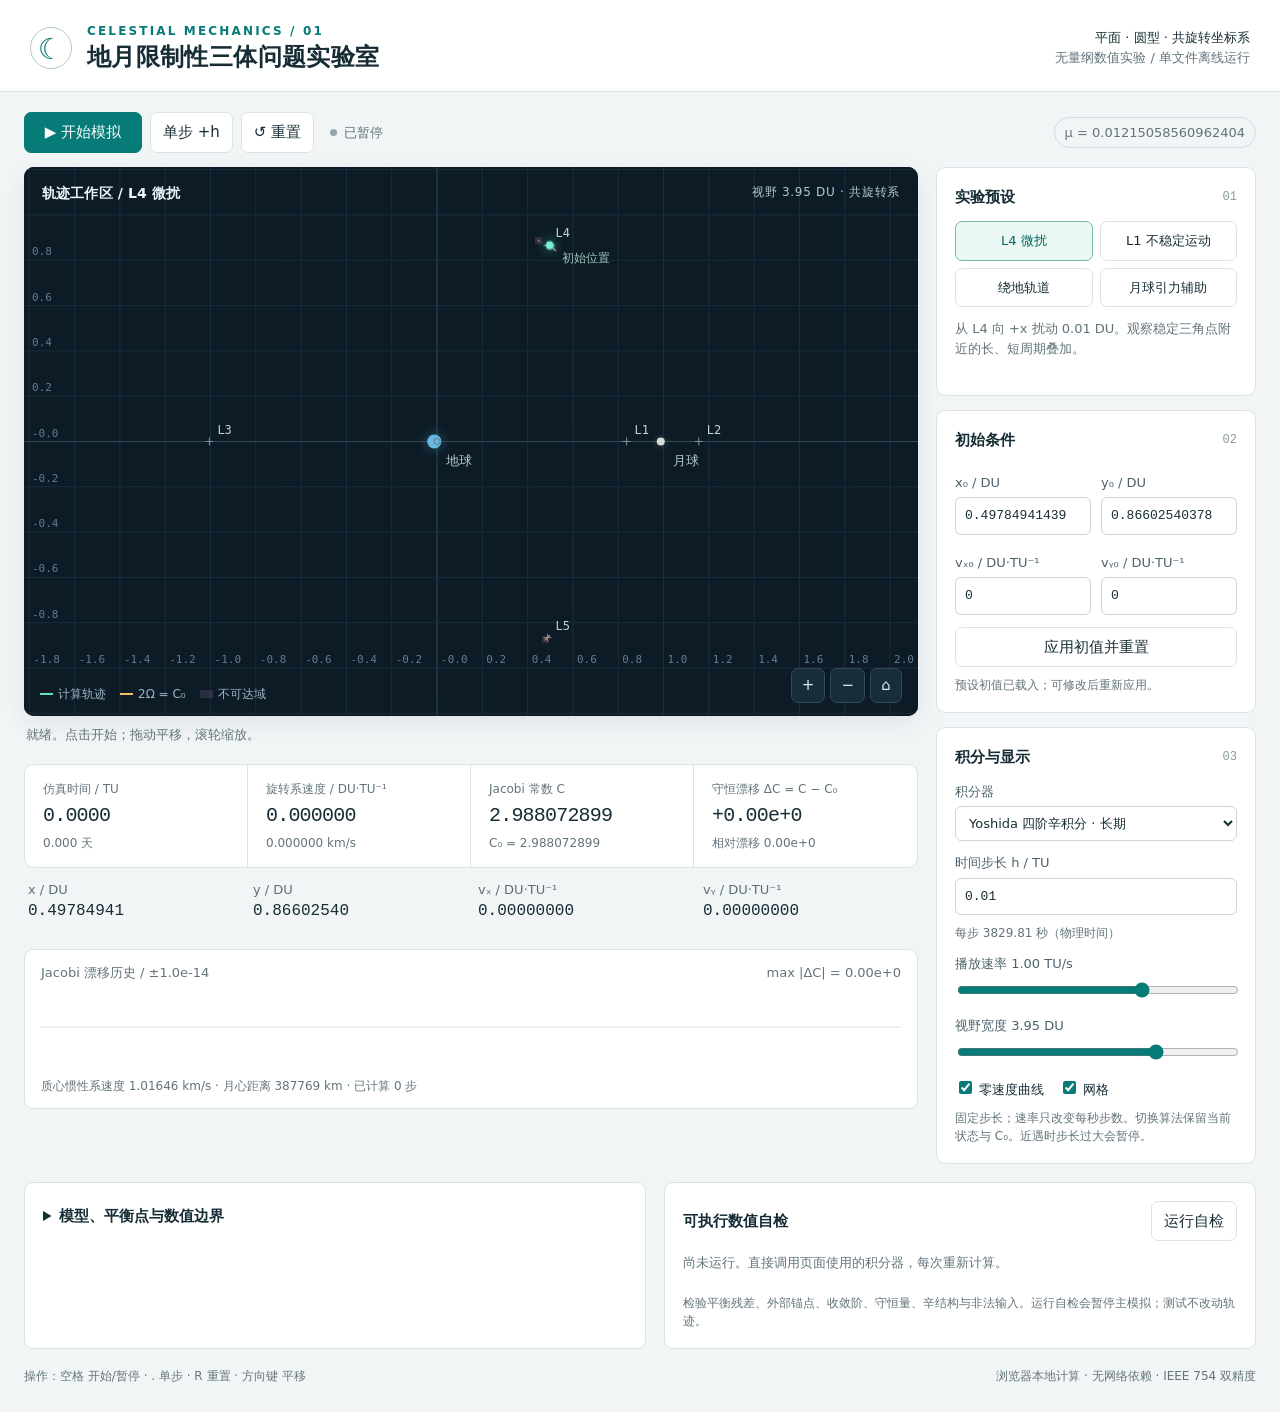
<file: submissions/codex--6astra-xhigh--2026-09-09/index.html>
<!doctype html>
<html lang="zh-CN"><head><meta charset="utf-8"><meta name="viewport" content="width=device-width,initial-scale=1"><meta name="description" content="可离线运行的地月平面圆型限制性三体问题数值实验室。"><link rel="icon" href="data:,"><title>地月限制性三体问题实验室</title>
<style id="theme">
:root{color-scheme:light;--ink:#172d35;--muted:#62747b;--line:#dbe3e6;--teal:#067b78;--mint:#60e1c2;--amber:#f4be68;--panel:#fff;--bg:#f2f5f6}*{box-sizing:border-box}body{margin:0;background:var(--bg);color:var(--ink);font:15px/1.5 system-ui,-apple-system,"Segoe UI","Microsoft YaHei",sans-serif}button,input,select{font:inherit}button{cursor:pointer}button:disabled{opacity:.55;cursor:wait}button:focus-visible,input:focus-visible,select:focus-visible,summary:focus-visible,canvas:focus-visible{outline:3px solid #19a4a0;outline-offset:3px}button{border:1px solid var(--line);border-radius:7px;background:white;color:var(--ink);padding:8px 12px;transition:background .15s}button:hover{background:#edf4f5}input,select{width:100%;min-width:0;border:1px solid #cbd6da;border-radius:6px;padding:8px 9px;color:var(--ink);background:#fff}input[type=checkbox]{width:auto;accent-color:var(--teal)}input[type=range]{padding:0;accent-color:var(--teal)}header{padding:22px 30px 18px;display:flex;align-items:center;gap:15px;background:white;border-bottom:1px solid var(--line)}.mark{width:42px;height:42px;display:grid;place-items:center;border:1px solid #aecacb;border-radius:50%;color:var(--teal);font-size:29px}.eyebrow{font-size:12px;letter-spacing:.18em;color:var(--teal);font-weight:700}.title{font-size:24px;font-weight:650;letter-spacing:.015em;margin:2px 0 0;line-height:1.3}.header-note{margin-left:auto;color:var(--muted);font-size:13px;text-align:right}.header-note b{color:var(--ink);font-weight:500}.shell{padding:20px 24px;max-width:1800px;margin:auto}.toolbar{display:flex;align-items:center;justify-content:space-between;gap:12px;margin-bottom:14px}.transport{display:flex;gap:8px;align-items:center}.primary{background:var(--teal);color:white;border-color:var(--teal)}.primary:hover{background:#056461}.transport .primary{min-width:118px}.status{font-size:13px;color:var(--muted);display:flex;gap:7px;align-items:center;margin-left:8px}.dot{width:7px;height:7px;background:#94a5ac;border-radius:50%}.running .dot{background:#0a9d79;box-shadow:0 0 0 4px #e2f5ed}.tag{font-size:13px;border:1px solid #cfdde0;border-radius:20px;padding:5px 10px;color:var(--muted)}.layout{display:grid;grid-template-columns:minmax(0,1fr) 320px;gap:18px;align-items:start}.stage{position:relative;background:#0c1b25;border-radius:10px;overflow:hidden;height:clamp(490px,61vh,770px);box-shadow:0 8px 24px #24384416}.stage canvas{width:100%;height:100%;display:block;touch-action:none}.stage-head{position:absolute;top:16px;left:18px;right:18px;display:flex;justify-content:space-between;pointer-events:none;color:#b2c9d3;font-size:12px;letter-spacing:.06em}.stage-head b{color:#edf7fb;font-size:14px;letter-spacing:.01em}.stage-foot{position:absolute;bottom:13px;left:16px;right:16px;display:flex;justify-content:space-between;align-items:end;pointer-events:none;gap:10px}.legend{display:flex;gap:14px;flex-wrap:wrap;color:#9db7c3;font-size:12px}.legend i{display:inline-block;width:13px;height:2px;vertical-align:middle;margin-right:5px;background:var(--mint)}.legend .gold{background:var(--amber)}.legend .shade{height:8px;background:#7d688842}.plot-tools{display:flex;gap:5px;pointer-events:auto}.plot-tools button{background:#182d3a;border-color:#334954;color:#dcecf2;padding:5px 10px;min-width:32px}.notice{min-height:36px;padding:9px 2px 0;color:var(--muted);font-size:13px}.notice.error{color:#a93926}.telemetry{display:grid;grid-template-columns:repeat(4,minmax(0,1fr));background:white;border:1px solid var(--line);border-radius:9px;margin-top:12px}.metric{padding:15px 18px;border-right:1px solid var(--line)}.metric:last-child{border:0}.label{color:var(--muted);font-size:12px;margin-bottom:5px}.value{font:20px/1.3 ui-monospace,Consolas,monospace;font-variant-numeric:tabular-nums;letter-spacing:-.04em}.sub{color:var(--muted);font-size:12px;margin-top:5px;font-variant-numeric:tabular-nums}.coordinates{display:grid;grid-template-columns:repeat(4,1fr);gap:14px;padding:12px 4px;color:#5c7079;font-size:13px}.coordinates b{display:block;font:16px/1.6 ui-monospace,Consolas,monospace;color:var(--ink)}.panel{background:white;border:1px solid var(--line);border-radius:9px;padding:18px}.panel+.panel{margin-top:14px}.panel h2{font-size:15px;margin:0 0 13px;display:flex;align-items:center;justify-content:space-between}.section-number{color:#899ba1;font:12px ui-monospace,Consolas,monospace}.presets{display:grid;grid-template-columns:1fr 1fr;gap:7px}.preset{padding:9px 4px;font-size:13px}.preset.active{background:#eaf7f3;border-color:#75b9a9;color:#056662}.description{font-size:13px;color:var(--muted);margin:12px 0 0;min-height:58px}.row{display:flex;align-items:center;gap:10px;justify-content:space-between}.control{display:block;font-size:13px;color:#4b626c;margin-top:12px}.control>span{display:block;margin-bottom:5px}.inputs{display:grid;grid-template-columns:1fr 1fr;gap:10px}.inputs .control{margin-top:8px}.mono{font-family:ui-monospace,Consolas,monospace}.apply{width:100%;margin-top:12px}.hint{font-size:12px;color:var(--muted);margin:9px 0 0}.switches{display:flex;gap:15px;margin-top:12px;font-size:13px}.drift{background:white;border:1px solid var(--line);border-radius:9px;padding:13px 16px;margin-top:12px}.drift-heading{display:flex;align-items:center;justify-content:space-between;font-size:13px;color:var(--muted)}#driftCanvas{width:100%;height:90px;display:block}.details{display:grid;grid-template-columns:1.05fr 1fr;gap:18px;margin-top:18px}.details .panel{margin:0}details summary{cursor:pointer;font-weight:600;padding:4px 0}details p,details li{font-size:14px;color:#546b75}.equation{font-family:ui-monospace,Consolas,monospace;background:#f1f6f7;padding:10px 12px;border-radius:6px;line-height:1.9;font-size:14px;overflow:auto}table{width:100%;border-collapse:collapse;margin-top:12px;font-size:12px;font-variant-numeric:tabular-nums}th{text-align:left;color:var(--muted);font-weight:500}td,th{padding:6px 3px;border-bottom:1px solid #e7edef}td:not(:first-child){font-family:ui-monospace,Consolas,monospace}.tests-head{display:flex;gap:8px;align-items:center;justify-content:space-between}.tests-head h2{margin:0}.test-summary{font-size:13px;color:var(--muted);margin:12px 0}.test-list{max-height:285px;overflow:auto}.test-row{border-top:1px solid #e9eeef;padding:8px 0;display:grid;grid-template-columns:40px 1fr;gap:6px;font-size:13px}.test-row .pass{color:#08775e}.test-row .fail{color:#b23825}.test-detail{display:block;font-size:12px;color:var(--muted);overflow-wrap:anywhere}a{color:#057c7a}footer{display:flex;justify-content:space-between;gap:12px;margin-top:18px;color:var(--muted);font-size:12px;padding-bottom:7px}.warning-value{color:#b75424}@media(min-width:1500px){.layout{grid-template-columns:minmax(0,1fr) 350px}.stage{height:690px}}@media(max-width:1100px){.layout{grid-template-columns:minmax(0,1fr) 290px}.shell{padding:16px}.metric{padding:12px 10px}.value{font-size:17px}.coordinates{gap:8px}.coordinates b{font-size:14px}}@media(max-width:800px){header{padding:17px}.title{font-size:20px}.header-note{display:none}.shell{padding:12px}.layout{grid-template-columns:1fr}.stage{height:520px}.sidebar{display:grid;grid-template-columns:1fr 1fr;gap:12px}.panel+.panel{margin:0}.sidebar .panel:last-child{grid-column:1/-1}.details{grid-template-columns:1fr}.tag{display:none}.telemetry{grid-template-columns:repeat(2,1fr)}.metric:nth-child(2){border:0}.metric:nth-child(-n+2){border-bottom:1px solid var(--line)}}@media(max-width:480px){.sidebar{grid-template-columns:1fr}.sidebar .panel:last-child{grid-column:auto}.stage{height:440px}.status{display:none}.transport{width:100%}.transport button{flex:1;padding:9px 5px}.coordinates{grid-template-columns:repeat(2,1fr)}.legend{gap:7px;font-size:11px}.stage-head{left:12px;right:12px}.stage-head>span{max-width:45%;text-align:right}.description{min-height:0}.panel{padding:15px}footer{display:block}}@media(prefers-reduced-motion:reduce){*{transition:none!important}}
</style></head><body>
<header><div class="mark" aria-hidden="true">☾</div><div><div class="eyebrow">CELESTIAL MECHANICS / 01</div><h1 class="title">地月限制性三体问题实验室</h1></div><div class="header-note"><b>平面 · 圆型 · 共旋转坐标系</b><br>无量纲数值实验 / 单文件离线运行</div></header>
<main class="shell">
<div class="toolbar"><div class="transport"><button id="play" class="primary">▶ 开始模拟</button><button id="step">单步 +h</button><button id="reset">↺ 重置</button><span id="runStatus" class="status"><i class="dot"></i><span>已暂停</span></span></div><span class="tag">μ = 0.01215058560962404</span></div>
<div class="layout"><section aria-label="轨迹与实时数据">
<div class="stage" id="stage"><canvas id="orbitCanvas" tabindex="0" aria-label="地月共旋转轨迹图；拖动平移，滚轮缩放，方向键平移"></canvas><div class="stage-head"><b>轨迹工作区 <span id="plotPreset">/ L4 微扰</span></b><span id="viewLabel">1 DU = 地月距离</span></div><div class="stage-foot"><div class="legend"><span><i></i>计算轨迹</span><span><i class="gold"></i>2Ω = C₀</span><span><i class="shade"></i>不可达域</span></div><div class="plot-tools"><button id="zoomIn" aria-label="放大">+</button><button id="zoomOut" aria-label="缩小">−</button><button id="home" aria-label="恢复预设视野">⌂</button></div></div></div>
<div id="notice" class="notice" role="status" aria-live="polite">就绪。点击开始；拖动平移，滚轮缩放。</div>
<div class="telemetry"><div class="metric"><div class="label">仿真时间 / TU</div><div class="value" id="time">0.0000</div><div class="sub" id="days">0.000 天</div></div><div class="metric"><div class="label">旋转系速度 / DU·TU⁻¹</div><div class="value" id="speed">0.000000</div><div class="sub" id="speedKm">0.000000 km/s</div></div><div class="metric"><div class="label">Jacobi 常数 C</div><div class="value" id="jacobi">—</div><div class="sub" id="c0">C₀ = —</div></div><div class="metric"><div class="label">守恒漂移 ΔC = C − C₀</div><div class="value" id="delta">0.00e+0</div><div class="sub" id="relative">相对漂移 0.00e+0</div></div></div>
<div class="coordinates"><div>x / DU<b id="xLive">—</b></div><div>y / DU<b id="yLive">—</b></div><div>vₓ / DU·TU⁻¹<b id="vxLive">—</b></div><div>vᵧ / DU·TU⁻¹<b id="vyLive">—</b></div></div>
<div class="drift"><div class="drift-heading"><span>Jacobi 漂移历史 <span id="driftScale"></span></span><span id="maxDrift">max |ΔC| = 0</span></div><canvas id="driftCanvas" aria-label="Jacobi 常数相对初始值的带符号误差历史"></canvas><div class="sub" id="encounter">惯性系速度 — · 月心距离 —</div></div>
</section>
<aside class="sidebar"><section class="panel"><h2>实验预设 <span class="section-number">01</span></h2><div class="presets"><button class="preset active" data-preset="l4">L4 微扰</button><button class="preset" data-preset="l1">L1 不稳定运动</button><button class="preset" data-preset="earth">绕地轨道</button><button class="preset" data-preset="flyby">月球引力辅助</button></div><p id="presetDescription" class="description"></p></section>
<section class="panel"><h2>初始条件 <span class="section-number">02</span></h2><div class="inputs"><label class="control"><span>x₀ / DU</span><input id="x0" class="mono" type="number" step="any" required></label><label class="control"><span>y₀ / DU</span><input id="y0" class="mono" type="number" step="any" required></label><label class="control"><span>vₓ₀ / DU·TU⁻¹</span><input id="vx0" class="mono" type="number" step="any" required></label><label class="control"><span>vᵧ₀ / DU·TU⁻¹</span><input id="vy0" class="mono" type="number" step="any" required></label></div><button id="apply" class="apply">应用初值并重置</button><p id="initialHint" class="hint">速度在旋转系中定义。修改后点击应用。</p></section>
<section class="panel"><h2>积分与显示 <span class="section-number">03</span></h2><label class="control"><span>积分器</span><select id="integrator"><option value="yoshida">Yoshida 四阶辛积分 · 长期</option><option value="rk4">经典 RK4 · 四阶</option></select></label><label class="control"><span>时间步长 h / TU</span><input id="dt" type="number" min="0.000001" max="0.05" step="any" value="0.01" class="mono"></label><div class="hint" id="dtHint"></div><label class="control"><span class="row">播放速率 <output id="rateLabel">1 TU/s</output></span><input id="rate" type="range" min="-2" max="1" step="0.05" value="0"></label><label class="control"><span class="row">视野宽度 <output id="zoomLabel">2.90 DU</output></span><input id="zoom" type="range" min="-1.2" max="1.3" step="0.01" value="0.46"></label><div class="switches"><label><input id="showZVC" type="checkbox" checked> 零速度曲线</label><label><input id="showGrid" type="checkbox" checked> 网格</label></div><p class="hint">固定步长；速率只改变每秒步数。切换算法保留当前状态与 C₀。近遇时步长过大会暂停。</p></section></aside></div>
<div class="details"><section class="panel"><details><summary>模型、平衡点与数值边界</summary><p>质心为原点，地球在 (−μ, 0)，月球在 (1−μ, 0)。坐标轴以角速度 1 逆时针旋转；一圈为 2π TU。</p><div class="equation">Ω = (x² + y²)/2 + (1−μ)/r₁ + μ/r₂<br>ẍ = 2ẏ + ∂Ω/∂x<br>ÿ = −2ẋ + ∂Ω/∂y<br>C = 2Ω − (ẋ² + ẏ²)</div><p>零速度曲线使用初始 C₀，阴影表示 2Ω−C₀ &lt; 0。曲线由当前视野网格计算，边界有像素离散误差；窄通道需放大查看。天体标记有最小显示半径，碰撞判定使用真实尺度半径。</p><table><thead><tr><th>平衡点</th><th>x</th><th>y</th><th>|∇Ω|</th></tr></thead><tbody id="lagrangeTable"></tbody></table><p>L1–L3 由区间二分求根；L4、L5 由二维 Newton 迭代求根。Yoshida 方法在 pₓ=vₓ−y、pᵧ=vᵧ+x 下对 H=|p|²/2+y pₓ−x pᵧ−U 做精确子流的对称四阶复合，含负子步。</p><p>本模型忽略太阳、月球偏心率、轨道倾角、非球形引力与航天器质量。无碰撞正则化、无误差自适应；近遇守卫是保守筛查，不是精确碰撞时刻求解。长时间保持小 Jacobi 漂移不代表轨迹相位始终准确。中途改变 h 会改变对应的修正 Hamiltonian。轨迹最多保留最近 40,000 点。</p><p>参数与外部锚点：<a href="https://ssd-api.jpl.nasa.gov/doc/periodic_orbits.html" target="_blank" rel="noreferrer">NASA/JPL</a>；四阶对称复合：<a href="https://doi.org/10.1016/0375-9601(90)90092-3" target="_blank" rel="noreferrer">Yoshida (1990)</a>。1 DU = 389,703.265 km，1 TU = 382,981.289 s，采用该 JPL 示例系统的整套单位。</p></details></section>
<section class="panel"><div class="tests-head"><h2>可执行数值自检</h2><button id="runTests">运行自检</button></div><p class="test-summary" id="testSummary">尚未运行。直接调用页面使用的积分器，每次重新计算。</p><div class="test-list" id="testResults" aria-live="polite"></div><p class="hint">检验平衡残差、外部锚点、收敛阶、守恒量、辛结构与非法输入。运行自检会暂停主模拟；测试不改动轨迹。</p></section></div>
<footer><span>操作：空格 开始/暂停 · . 单步 · R 重置 · 方向键 平移</span><span>浏览器本地计算 · 无网络依赖 · IEEE 754 双精度</span></footer>
</main>
<script id="physics">
'use strict';
/* Pure numerical core. Units: distance=1, total mass=1, angular rate=1.
   State [x,y,vx,vy] is in the barycentric, counterclockwise rotating frame.
   JPL system parameters: https://ssd-api.jpl.nasa.gov/doc/periodic_orbits.html */
const CR3BP = (() => {
  const MU=0.01215058560962404, DU=389703.2648292776, TU=382981.2891290545;
  const EARTH=6378.137/DU, MOON=1737.1/DU, EPS=1e-10;
  const norm=a=>Math.hypot(...a), distance=(a,b)=>norm(a.map((v,i)=>v-b[i]));
  function finite(s) { if(!Array.isArray(s)||s.length!==4||!s.every(Number.isFinite)||s.some(v=>Math.abs(v)>1e8)) throw Error('状态包含非有限值或超出数值范围'); }
  function field(x,y) {
    if(!Number.isFinite(x)||!Number.isFinite(y)) throw Error('坐标必须为有限数');
    const a=x+MU,b=x-1+MU,r1=Math.hypot(a,y),r2=Math.hypot(b,y);
    if(r1<EPS||r2<EPS) throw Error('引力奇点：位置与天体中心重合');
    const k1=(1-MU)/r1**3,k2=MU/r2**3;
    return {gx:-k1*a-k2*b,gy:-(k1+k2)*y,u:(1-MU)/r1+MU/r2,r1,r2};
  }
  function omega(x,y) { const f=field(x,y); return .5*(x*x+y*y)+f.u; }
  function gradient(x,y) {const f=field(x,y);return [x+f.gx,y+f.gy];}
  function rhs(s) {finite(s);const [x,y,vx,vy]=s,g=gradient(x,y);return [vx,vy,2*vy+g[0],-2*vx+g[1]];}
  function jacobi(s) {finite(s);return 2*omega(s[0],s[1])-s[2]**2-s[3]**2;}
  function validH(h) {if(!Number.isFinite(h)||h===0||Math.abs(h)>.05) throw Error('步长必须非零、有限且 |h| ≤ 0.05');}
  function rk4(s,h) {
    finite(s);validH(h);
    const add=(a,k,w)=>a.map((v,i)=>v+w*k[i]);
    const a=rhs(s),b=rhs(add(s,a,h/2)),c=rhs(add(s,b,h/2)),d=rhs(add(s,c,h));
    const out=s.map((v,i)=>v+h*(a[i]+2*b[i]+2*c[i]+d[i])/6);finite(out);return out;
  }
  function canonical(s) {return [s[0],s[1],s[2]-s[1],s[3]+s[0]];}
  function velocity(z) {return [z[0],z[1],z[2]+z[1],z[3]-z[0]];}
  function hamiltonian(z) {const [x,y,px,py]=z;return .5*(px*px+py*py)+y*px-x*py-field(x,y).u;}
  /* H=A+B; A=|p|²/2 + y px - x py; B=-U.
     Exact A flow rotates BOTH q+h p and p by -h. B is a gravity kick.
     S2=B(h/2) A(h) B(h/2); Yoshida S4=S2(w1 h) S2(w0 h) S2(w1 h).
     Negative internal substeps are essential; velocity Verlet on (x,v) is not used. */
  function split2(z,h) {
    let [x,y,px,py]=z,f=field(x,y);px+=h/2*f.gx;py+=h/2*f.gy;
    const c=Math.cos(h),s=Math.sin(h),qx=x+h*px,qy=y+h*py;
    x=c*qx+s*qy;y=-s*qx+c*qy;
    const p=c*px+s*py;py=-s*px+c*py;px=p;
    f=field(x,y);return [x,y,px+h/2*f.gx,py+h/2*f.gy];
  }
  const W1=1/(2-Math.cbrt(2)),W0=1-2*W1;
  function yoshida(s,h) {
    finite(s);validH(h);let z=canonical(s);
    for(const w of [W1,W0,W1]) z=split2(z,w*h);
    const out=velocity(z);finite(out);return out;
  }
  const methods={rk4,yoshida};
  function bisect(fn,a,b,tol=2e-15) {
    let fa=fn(a),fb=fn(b);if(!Number.isFinite(fa)||!Number.isFinite(fb)||fa*fb>0) throw Error('根未被区间包围');
    for(let i=0;i<100;i++){const m=(a+b)/2,fm=fn(m);if(fm===0||b-a<tol)return m;if(fa*fm<=0){b=m;fb=fm;}else{a=m;fa=fm;}}
    return (a+b)/2;
  }
  function triangular(sign) {
    let x=.45,y=sign*.8;
    for(let i=0;i<30;i++){
      const f=field(x,y),g=gradient(x,y),a=x+MU,b=x-1+MU;
      const k1=(1-MU)/f.r1**3,k2=MU/f.r2**3,q1=3*(1-MU)/f.r1**5,q2=3*MU/f.r2**5;
      const xx=1-k1-k2+q1*a*a+q2*b*b,yy=1-k1-k2+(q1+q2)*y*y,xy=(q1*a+q2*b)*y,det=xx*yy-xy*xy;
      if(Math.abs(det)<1e-15)throw Error('拉格朗日点 Newton 矩阵退化');
      const dx=(yy*g[0]-xy*g[1])/det,dy=(-xy*g[0]+xx*g[1])/det;x-=dx;y-=dy;
      if(Math.hypot(dx,dy)<1e-14) return [x,y];
    }throw Error('三角点未收敛');
  }
  function lagrange() {
    const fn=x=>gradient(x,0)[0];
    return [[bisect(fn,-MU+1e-6,1-MU-1e-6),0],[bisect(fn,1-MU+1e-6,3),0],[bisect(fn,-3,-MU-1e-6),0],triangular(1),triangular(-1)].map((p,i)=>({name:'L'+(i+1),x:p[0],y:p[1],residual:norm(gradient(...p)),C:2*omega(...p)}));
  }
  const L=lagrange();
  const presets={
    l4:{name:'L4 微扰',state:[L[3].x+.01,L[3].y,0,0],h:.01,span:2.9,center:[.15,0],rate:1,description:'从 L4 向 +x 扰动 0.01 DU。观察稳定三角点附近的长、短周期叠加。'},
    l1:{name:'L1 不稳定运动',state:[L[0].x+.0001,0,0,.0001],h:.001,span:1.65,center:[.65,0],rate:.3,description:'L1 附近只有微小位移与速度扰动，偏差仍会增长。曲线并非闭合光环轨道。'},
    earth:{name:'绕地轨道',state:[.3-MU,0,0,Math.sqrt((1-MU)/.3)-.3],h:.001,span:1.25,center:[-MU,0],rate:.25,description:'以地心二体圆轨道速度起步，并转换为旋转系速度；月球摄动使其并非精确圆。'},
    flyby:{name:'月球引力辅助',state:[.983023190751,.339530631148,.364091086118,-.756469092483],h:.0001,span:1.1,center:[.88,.1],rate:.08,description:'从月球前方入射，在近月弯折后提高质心惯性系速度。预设只有初值，飞掠轨迹由积分器实时计算。'}
  };
  function clearance(s) {const f=field(s[0],s[1]);return Math.min(f.r1-EARTH,f.r2-MOON);}
  function segmentDistance(a,b,cx){const dx=b[0]-a[0],dy=b[1]-a[1],n=dx*dx+dy*dy;const t=n?Math.max(0,Math.min(1,((cx-a[0])*dx-a[1]*dy)/n)):0;return Math.hypot(a[0]+t*dx-cx,a[1]+t*dy);}
  function checkedStep(s,h,method) {
    finite(s);validH(h);if(h<=0)throw Error('界面步长必须大于 0');if(!methods[method])throw Error('未知积分器');
    const f=field(s[0],s[1]);if(f.r1<=EARTH||f.r2<=MOON)throw Error('已触及天体表面，积分停止');
    const v=Math.hypot(s[2],s[3]),scale=Math.min(Math.sqrt(f.r1**3/(1-MU)),Math.sqrt(f.r2**3/MU),f.r1/Math.max(v,1e-10),f.r2/Math.max(v,1e-10));
    if(h>.06*scale) throw Error('近遇步长不足：请减小 h 后继续');
    const out=methods[method](s,h);
    if(segmentDistance(s,out,-MU)<=EARTH||segmentDistance(s,out,1-MU)<=MOON)throw Error('检测到天体表面穿越，保留最后有效状态');
    if(!Number.isFinite(jacobi(out)))throw Error('Jacobi 常数非有限，积分停止');
    return out;
  }
  function integrate(s,method,h,T) {
    const n=Math.round(T/h);if(n<1||Math.abs(n*h-T)>1e-9)throw Error('测试时长必须为步长的整数倍');
    let a=s.slice(),c0=jacobi(a),maxDrift=0,minMoon=Infinity;
    for(let i=0;i<n;i++){a=methods[method](a,h);maxDrift=Math.max(maxDrift,Math.abs(jacobi(a)-c0));minMoon=Math.min(minMoon,Math.hypot(a[0]-1+MU,a[1]));}
    return {state:a,maxDrift,finalDrift:jacobi(a)-c0,minMoon,steps:n};
  }
  function contourValue(x,y,C){return 2*omega(x,y)-C;}
  function triangleContour(ps,vs) {
    const hits=[];
    for(let e=0;e<3;e++){const f=(e+1)%3;if((vs[e]>=0)===(vs[f]>=0))continue;const t=vs[e]/(vs[e]-vs[f]);hits.push([ps[e][0]+t*(ps[f][0]-ps[e][0]),ps[e][1]+t*(ps[f][1]-ps[e][1])]);}
    return hits.length===2?hits:[];
  }
  function edgeRoot(a,b,C) {
    let fa=contourValue(...a,C),fb=contourValue(...b,C);
    if(fa*fb>0)throw Error('等值线边没有变号');
    for(let i=0;i<35;i++){const m=[(a[0]+b[0])/2,(a[1]+b[1])/2],fm=contourValue(...m,C);if(fa*fm<=0){b=m;fb=fm;}else{a=m;fa=fm;}}
    return [(a[0]+b[0])/2,(a[1]+b[1])/2];
  }
  async function selfTests(progress=()=>{}) {
    const results=[];
    async function test(name,fn){try{const r=await fn();results.push({name,pass:Boolean(r.pass),...r});}catch(e){results.push({name,pass:false,detail:e.message});}progress(results.slice());await new Promise(r=>setTimeout(r,0));}
    const check=(value,limit,detail='')=>({pass:Number.isFinite(value)&&value<=limit,value,limit,detail});
    await test('L1–L5 平衡残差',()=>check(Math.max(...L.map(p=>p.residual)),1e-12,'数值二分 + 二维 Newton，max |∇Ω|'));
    await test('NASA/JPL 外部位置锚点',()=>{const ref=[[.8369151257723572,0],[1.155682165444884,0],[-1.005062645810278,0],[.4878494143903759,.8660254037844386],[.4878494143903759,-.8660254037844386]];return check(Math.max(...L.map((p,i)=>distance([p.x,p.y],ref[i]))),2e-13,'JPL 文档数值；只用于测试，轨迹和标记由方程生成');});
    await test('势梯度独立差分核对',()=>{const x=.6,y=.2,d=1e-5,fd=[(omega(x+d,y)-omega(x-d,y))/(2*d),(omega(x,y+d)-omega(x,y-d))/(2*d)];return check(distance(fd,gradient(x,y)),1e-8);});
    await test('正则变换与 C = −2H',()=>{const s=[.6,.2,-.1,.35];return check(Math.max(distance(s,velocity(canonical(s))),Math.abs(jacobi(s)+2*hamiltonian(canonical(s)))),1e-14);});
    for(const method of ['rk4','yoshida']){
      await test(method+' 四阶步长收敛',()=>{const s=[.6,.2,-.1,.35],T=.4;const a=integrate(s,method,.01,T).state,b=integrate(s,method,.005,T).state,c=integrate(s,method,.0025,T).state;const e1=distance(a,b),e2=distance(b,c),ratio=e1/e2;return {pass:ratio>12&&ratio<20,value:ratio,range:[12,20],detail:'‖s(h)−s(h/2)‖ / ‖s(h/2)−s(h/4)‖，预期约 16',e1,e2};});
      await test(method+' 长时 Jacobi 误差',()=>{const r=integrate(presets.l4.state,method,.01,100);return {...check(r.maxDrift,1e-7,'L4 扰动，h=0.01，T=100 TU，10,000 步'),finalDrift:r.finalDrift};});
      await test(method+' 绕地守恒误差',()=>check(integrate(presets.earth.state,method,.001,3).maxDrift,2e-7,'h=0.001，T=3 TU'));
    }
    await test('辛积分时间可逆性',()=>{let s=[.6,.2,-.1,.35],a=s.slice();for(let i=0;i<100;i++)a=yoshida(a,.002);for(let i=0;i<100;i++)a=yoshida(a,-.002);return check(distance(a,s),2e-11,'100 步正向 + 100 步反向');});
    await test('辛映射 Jacobian',()=>{const z=canonical([.6,.2,-.1,.35]),d=1e-6,M=Array.from({length:4},()=>[]),J=[[0,0,1,0],[0,0,0,1],[-1,0,0,0],[0,-1,0,0]];for(let k=0;k<4;k++){const a=z.slice(),b=z.slice();a[k]+=d;b[k]-=d;const u=canonical(yoshida(velocity(a),.005)),v=canonical(yoshida(velocity(b),.005));for(let i=0;i<4;i++)M[i][k]=(u[i]-v[i])/(2*d);}let err=0;for(let i=0;i<4;i++)for(let j=0;j<4;j++){let sum=0;for(let k=0;k<4;k++)for(let l=0;l<4;l++)sum+=M[k][i]*J[k][l]*M[l][j];err=Math.max(err,Math.abs(sum-J[i][j]));}return check(err,2e-8,'正则变量有限差分：max |MᵀJM−J|');});
    await test('NaN / Infinity / 溢出防护',()=>{let n=0;for(const method of ['rk4','yoshida'])for(const bad of [NaN,Infinity,1e300]){try{checkedStep([bad,0,0,0],.001,method);}catch{n++;}}return {pass:n===6,value:n,expected:6};});
    await test('非法步长与未知算法拒绝',()=>{let n=0;for(const h of [NaN,Infinity,0,-.01,.1])try{checkedStep(presets.l4.state,h,'rk4');}catch{n++;}try{checkedStep(presets.l4.state,.01,'invalid');}catch{n++;}return {pass:n===6,value:n,expected:6};});
    await test('奇点、表面与大步长防护',()=>{let n=0;for(const s of [[-MU,0,0,0],[1-MU,0,0,0],[-MU+EARTH/2,0,0,0],[1-MU+.01,0,0,5]])try{checkedStep(s,.01,'yoshida');}catch{n++;}return {pass:n===4,value:n,expected:4};});
    await test('失败不污染原始状态',()=>{const s=[1-MU+.01,0,0,5],before=s.slice();let thrown=false;try{checkedStep(s,.01,'rk4');}catch{thrown=true;}return {pass:thrown&&distance(s,before)===0,value:distance(s,before)};});
    await test('线段碰撞检测',()=>({pass:segmentDistance([-MU-.1,0],[-MU+.1,0],-MU)<EARTH,value:segmentDistance([-MU-.1,0],[-MU+.1,0],-MU)}));
    await test('零速度边求根与允许域符号',()=>{const C=3.19,p=edgeRoot([.7,0],[L[0].x,0],C),s=presets.l4.state;return check(Math.max(Math.abs(contourValue(...p,C)),Math.abs(contourValue(s[0],s[1],jacobi(s))-s[2]**2-s[3]**2)),1e-10,'曲线 F=2Ω−C=0；F<0 为不可达域');});
    for(const method of ['rk4','yoshida'])await test(method+' 月球飞掠与增速',()=>{
      let s=presets.flyby.state.slice(),c0=jacobi(s),minR=Infinity,maxD=0;const v0=Math.hypot(s[2]-s[1],s[3]+s[0]);
      for(let i=0;i<6000;i++){s=checkedStep(s,.0001,method);minR=Math.min(minR,field(s[0],s[1]).r2);maxD=Math.max(maxD,Math.abs(jacobi(s)-c0));}
      const gain=Math.hypot(s[2]-s[1],s[3]+s[0])-v0;
      return {pass:minR>MOON&&minR<.02&&gain>.5&&maxD<1e-7,value:gain,minMoon:minR,maxDrift:maxD,detail:`T=0.6，h=0.0001；惯性速率增量 >0.5；最近月心 ${minR.toFixed(6)} DU；max |ΔC|=${maxD.toExponential(3)}`};
    });
    await test('L1 扰动增长',()=>{const r=integrate(presets.l1.state,'rk4',.001,2),a=Math.hypot(presets.l1.state[0]-L[0].x,presets.l1.state[1]),b=Math.hypot(r.state[0]-L[0].x,r.state[1]);return {pass:b/a>30,value:b/a,detail:'T=2 TU，位置偏离放大 >30 倍；不等同于 Lyapunov 指数估计'};});
    await test('L4 扰动保持有界',()=>{let s=presets.l4.state.slice(),maxR=0;for(let i=0;i<10000;i++){s=checkedStep(s,.01,'yoshida');maxR=Math.max(maxR,Math.hypot(s[0]-L[3].x,s[1]-L[3].y));}return check(maxR,.3,'T=100 TU；本初值的位置偏离上界');});
    await test('零速度曲线网格收敛',()=>{
      function error(N){let err=0,count=0;const C=3.19;
        for(let j=0;j<N;j++)for(let i=0;i<N;i++){
          const x=.65+i*.7/N,y=-.35+j*.7/N,d=.7/N,ps=[[x,y],[x+d,y],[x+d,y+d],[x,y+d]],vs=ps.map(p=>contourValue(...p,C)),mid=[x+d/2,y+d/2],f=contourValue(...mid,C);
          for(let k=0;k<4;k++){const n=(k+1)%4,hits=triangleContour([ps[k],ps[n],mid],[vs[k],vs[n],f]);if(hits.length){const p=[(hits[0][0]+hits[1][0])/2,(hits[0][1]+hits[1][1])/2];err=Math.max(err,Math.abs(contourValue(...p,C)));count++;}}
        }return {err,count};
      }
      const a=error(40),b=error(80);return {pass:a.count>0&&b.count>a.count&&b.err<a.err*.6&&b.err<.002,value:b.err,coarse:a,fine:b,detail:'与画布同一三角等值线算法；40→80 网格，最大 |2Ω−C| 应降低'};
    });
    return {timestamp:new Date().toISOString(),passed:results.filter(r=>r.pass).length,total:results.length,results};
  }
  return {MU,DU,TU,EARTH,MOON,L,presets,field,omega,gradient,rhs,jacobi,canonical,velocity,hamiltonian,rk4,yoshida,methods,checkedStep,integrate,clearance,segmentDistance,contourValue,triangleContour,edgeRoot,selfTests,distance};
})();
globalThis.CR3BP=CR3BP;
</script>
<script id="interface">
'use strict';
(() => {
 const P=CR3BP,$=id=>document.getElementById(id),canvas=$('orbitCanvas'),ctx=canvas.getContext('2d'),dc=$('driftCanvas'),dctx=dc.getContext('2d');
 const ids=['x0','y0','vx0','vy0'];
 let preset='l4',initial=P.presets.l4.state.slice(),state=initial.slice(),time=0,C0=P.jacobi(state),running=false,h=.01,method='yoshida',rate=1;
 let autoFit=true,center=[.15,0],span=2.9,W=800,H=600,dpr=1,bg=document.createElement('canvas'),bgDirty=true;
 let trail=[state.slice(0,2)],history=[[0,0]],steps=0,maxDrift=0,last=0,accumulator=0,drag=null,testing=false,frameCost=0;
 function tell(text,error=false){$('notice').textContent=text;$('notice').classList.toggle('error',error);}
 function setRunning(value){running=value;$('play').textContent=value?'Ⅱ 暂停':'▶ 开始模拟';$('runStatus').classList.toggle('running',value);$('runStatus').lastElementChild.textContent=value?'计算中':'已暂停';accumulator=0;last=performance.now();}
 function num(id){const e=$(id);if(!e.value.trim()||!Number.isFinite(e.valueAsNumber))throw Error('请输入有效有限数：'+id);return e.valueAsNumber;}
 function readStep(){const v=num('dt');if(v<1e-6||v>.05)throw Error('h 的可用范围是 0.000001–0.05 TU');return v;}
 function fittedSpan(p){const vertical=preset==='l4'?2.0:preset==='l1'?1.0:.85;return Math.max(p.span,vertical*W/Math.max(1,H-96));}
 function loadPreset(key){preset=key;autoFit=true;const p=P.presets[key];initial=p.state.slice();h=p.h;rate=p.rate;center=p.center.slice();span=fittedSpan(p);$('dt').value=h;$('rate').value=Math.log10(rate);ids.forEach((id,i)=>$(id).value=Number(initial[i].toPrecision(13)));document.querySelectorAll('[data-preset]').forEach(b=>b.classList.toggle('active',b.dataset.preset===key));$('presetDescription').textContent=p.description;$('initialHint').textContent='预设初值已载入；可修改后重新应用。';$('plotPreset').textContent='/ '+p.name;reset();syncSettings();}
 function reset(){setRunning(false);state=initial.slice();time=0;steps=0;C0=P.jacobi(state);maxDrift=0;trail=[state.slice(0,2)];history=[[0,0]];bgDirty=true;tell('就绪。点击开始；拖动平移，滚轮缩放。');updateData();draw();}
 function syncSettings(){$('dtHint').textContent=`每步 ${(h*P.TU).toFixed(2)} 秒（物理时间）`;$('rateLabel').textContent=rate.toFixed(2)+' TU/s';$('zoom').value=Math.log10(span);$('zoomLabel').textContent=span.toFixed(2)+' DU';}
 function advance(){try{const next=P.checkedStep(state,h,method);state=next;time+=h;steps++;const delta=P.jacobi(state)-C0;maxDrift=Math.max(maxDrift,Math.abs(delta));trail.push(state.slice(0,2));if(trail.length>40000)trail.splice(0,1000);history.push([time,delta]);if(history.length>2000)history=history.filter((_,i)=>i%2===0);return true;}catch(e){setRunning(false);tell(e.message+'。当前状态与时间已保留。',true);return false;}}
 function updateData(){const c=P.jacobi(state),delta=c-C0,v=Math.hypot(state[2],state[3]);$('time').textContent=time.toFixed(4);$('days').textContent=(time*P.TU/86400).toFixed(3)+' 天';$('speed').textContent=v.toFixed(6);$('speedKm').textContent=(v*P.DU/P.TU).toFixed(6)+' km/s';$('jacobi').textContent=c.toFixed(9);$('c0').textContent='C₀ = '+C0.toFixed(9);$('delta').textContent=(delta>=0?'+':'')+delta.toExponential(2);$('delta').classList.toggle('warning-value',Math.abs(delta)>1e-6);$('relative').textContent='相对漂移 '+(Math.abs(delta)/Math.max(Math.abs(C0),1e-15)).toExponential(2);['xLive','yLive','vxLive','vyLive'].forEach((id,i)=>$(id).textContent=state[i].toFixed(8));$('maxDrift').textContent='max |ΔC| = '+maxDrift.toExponential(2);const inertial=Math.hypot(state[2]-state[1],state[3]+state[0]),rm=Math.hypot(state[0]-1+P.MU,state[1]);$('encounter').textContent=`质心惯性系速度 ${(inertial*P.DU/P.TU).toFixed(5)} km/s · 月心距离 ${(rm*P.DU).toFixed(0)} km · 已计算 ${steps.toLocaleString()} 步`;$('viewLabel').textContent=`视野 ${span.toFixed(2)} DU · 共旋转系`;}
 function world(px,py){return [center[0]+(px-W/2)*span/W,center[1]-(py-H/2)*span/W];}
 function screen(x,y){return [W/2+(x-center[0])*W/span,H/2-(y-center[1])*W/span];}
 function resize(){const rect=canvas.getBoundingClientRect();W=Math.max(1,rect.width);H=Math.max(1,rect.height);if(autoFit){span=fittedSpan(P.presets[preset]);syncSettings();updateData();}dpr=Math.min(devicePixelRatio||1,2);for(const c of [canvas,bg]){c.width=Math.round(W*dpr);c.height=Math.round(H*dpr);}const r=dc.getBoundingClientRect();dc.width=Math.round(r.width*dpr);dc.height=Math.round(r.height*dpr);bgDirty=true;draw();}
 function background(){const g=bg.getContext('2d');g.setTransform(dpr,0,0,dpr,0,0);g.fillStyle='#0c1b25';g.fillRect(0,0,W,H);
  if($('showZVC').checked){
   const cell=7,nx=Math.ceil(W/cell),ny=Math.ceil(H/cell),values=new Float64Array((nx+1)*(ny+1));
   const val=(px,py)=>{const [x,y]=world(px,py);try{return P.contourValue(x,y,C0);}catch{return 1e20;}};
   for(let j=0;j<=ny;j++)for(let i=0;i<=nx;i++)values[j*(nx+1)+i]=val(i*cell,j*cell);
   g.fillStyle='#342c3d';g.strokeStyle='#ddb775';g.lineWidth=1;g.beginPath();
   for(let j=0;j<ny;j++)for(let i=0;i<nx;i++){
    const x=i*cell,y=j*cell,V=[values[j*(nx+1)+i],values[j*(nx+1)+i+1],values[(j+1)*(nx+1)+i+1],values[(j+1)*(nx+1)+i]],verts=[[x,y],[x+cell,y],[x+cell,y+cell],[x,y+cell]],mid=val(x+cell/2,y+cell/2);
    if(mid<0)g.fillRect(x,y,cell,cell);
    // Split each cell into four triangles around its sampled center. This
    // resolves four-edge/saddle ambiguity from the actual potential at center.
    for(let k=0;k<4;k++){
     const n=(k+1)%4,hits=P.triangleContour([verts[k],verts[n],[x+cell/2,y+cell/2]],[V[k],V[n],mid]);
     if(hits.length===2){g.moveTo(...hits[0]);g.lineTo(...hits[1]);}
    }
   }g.stroke();
  }
  if($('showGrid').checked){const raw=span/8,pow=10**Math.floor(Math.log10(raw)),s=raw/pow,spacing=(s<2?1:s<5?2:5)*pow,lo=world(0,H),hi=world(W,0);g.lineWidth=1;g.font='11px ui-monospace,Consolas,monospace';
   for(let x=Math.ceil(lo[0]/spacing)*spacing;x<=hi[0];x+=spacing){const px=screen(x,0)[0];g.strokeStyle=Math.abs(x)<1e-10?'#314855':'#192e3b';g.beginPath();g.moveTo(px,0);g.lineTo(px,H);g.stroke();g.fillStyle='#607f90';g.fillText(x.toFixed(Math.max(1,-Math.floor(Math.log10(spacing)))),px+4,H-53);}
   for(let y=Math.ceil(lo[1]/spacing)*spacing;y<=hi[1];y+=spacing){const py=screen(0,y)[1];g.strokeStyle=Math.abs(y)<1e-10?'#314855':'#192e3b';g.beginPath();g.moveTo(0,py);g.lineTo(W,py);g.stroke();if(py>50&&py<H-60){g.fillStyle='#607f90';g.fillText(y.toFixed(Math.max(1,-Math.floor(Math.log10(spacing)))),8,py-5);}}
  }
  for(const p of P.L){const [x,y]=screen(p.x,p.y);g.strokeStyle='#81949d';g.lineWidth=1;g.beginPath();g.moveTo(x-4,y);g.lineTo(x+4,y);g.moveTo(x,y-4);g.lineTo(x,y+4);g.stroke();g.fillStyle='#c2d2d9';g.font='12px ui-monospace,Consolas,monospace';g.fillText(p.name,x+8,y-8);}
  for(const body of [{x:-P.MU,r:P.EARTH,c:'#66b8de',name:'地球'},{x:1-P.MU,r:P.MOON,c:'#d7d9d3',name:'月球'}]){const [x,y]=screen(body.x,0),r=Math.max(body.r*W/span,body.name==='地球'?7:4);const halo=g.createRadialGradient(x,y,r,x,y,r*3);halo.addColorStop(0,body.name==='地球'?'#66b8de24':'#d7d9d315');halo.addColorStop(1,'transparent');g.fillStyle=halo;g.beginPath();g.arc(x,y,r*3,0,Math.PI*2);g.fill();g.fillStyle=body.c;g.beginPath();g.arc(x,y,r,0,Math.PI*2);g.fill();g.fillStyle='#b6cbd4';g.font='13px system-ui';g.fillText(body.name,x+12,y+23);}
  const [bx,by]=screen(0,0);g.strokeStyle='#637b89';g.beginPath();g.arc(bx,by,3,0,Math.PI*2);g.stroke();bgDirty=false;
 }
 function draw(){if(bgDirty)background();ctx.setTransform(1,0,0,1,0,0);ctx.drawImage(bg,0,0);ctx.setTransform(dpr,0,0,dpr,0,0);ctx.strokeStyle='#60e1c2';ctx.lineWidth=1.5;ctx.beginPath();trail.forEach((p,i)=>{const a=screen(...p);if(i===0)ctx.moveTo(...a);else ctx.lineTo(...a);});ctx.stroke();const start=screen(...initial);ctx.strokeStyle='#60e1c280';ctx.beginPath();ctx.arc(start[0],start[1],4,0,Math.PI*2);ctx.stroke();const [x,y]=screen(state[0],state[1]);ctx.fillStyle='#73f5d2';ctx.shadowColor='#50d9be';ctx.shadowBlur=12;ctx.beginPath();ctx.arc(x,y,3.6,0,Math.PI*2);ctx.fill();ctx.shadowBlur=0;if(steps===0){ctx.fillStyle='#9dc7bd';ctx.font='12px system-ui';ctx.fillText('初始位置',x+12,y+17);}if(x<0||x>W||y<0||y>H){ctx.fillStyle='#f4be68';ctx.font='13px system-ui';ctx.fillText('航天器已离开视野 · 缩小或平移查看',18,68);}drawDrift();}
 function drawDrift(){const w=dc.width/dpr,hh=dc.height/dpr;dctx.setTransform(dpr,0,0,dpr,0,0);dctx.clearRect(0,0,w,hh);const max=Math.max(1e-14,...history.map(p=>Math.abs(p[1])));$('driftScale').textContent=' / ±'+max.toExponential(1);dctx.strokeStyle='#e0e8e9';dctx.beginPath();dctx.moveTo(0,hh/2);dctx.lineTo(w,hh/2);dctx.stroke();dctx.strokeStyle='#098b80';dctx.lineWidth=1.25;dctx.beginPath();const t0=history[0][0],range=Math.max(1e-9,time-t0);history.forEach((p,i)=>{const x=(p[0]-t0)/range*w,y=hh/2-p[1]/max*(hh/2-9);if(i===0)dctx.moveTo(x,y);else dctx.lineTo(x,y);});dctx.stroke();}
 function zoomAt(factor,px=W/2,py=H/2){autoFit=false;const before=world(px,py);span=Math.min(20,Math.max(.064,span*factor));const after=world(px,py);center[0]+=before[0]-after[0];center[1]+=before[1]-after[1];bgDirty=true;syncSettings();updateData();draw();}
 $('play').onclick=()=>{if(testing)return;if(running){setRunning(false);tell('已暂停。可单步推进或继续模拟。');return;}try{h=readStep();syncSettings();P.checkedStep(state,h,method);tell('实时积分中。轨迹只包含已经计算的状态。');setRunning(true);}catch(e){setRunning(false);tell(e.message,true);}};
 $('step').onclick=()=>{if(testing)return;setRunning(false);try{h=readStep();syncSettings();if(advance())tell('已推进一个固定步长 h；当前保持暂停。');updateData();draw();}catch(e){tell(e.message,true);}};
 $('reset').onclick=()=>reset();
 $('apply').onclick=()=>{try{const next=ids.map(num);P.rhs(next);if(P.clearance(next)<=0)throw Error('初始位置必须位于地球和月球表面之外');initial=next;$('initialHint').textContent='已应用当前初值。';$('plotPreset').textContent='/ 自定义初值';document.querySelectorAll('[data-preset]').forEach(b=>b.classList.remove('active'));reset();}catch(e){setRunning(false);tell(e.message,true);}};
 ids.forEach(id=>$(id).addEventListener('input',()=>{$('initialHint').textContent='初值已修改，点击“应用初值并重置”生效。';}));
 document.querySelectorAll('[data-preset]').forEach(b=>b.onclick=()=>loadPreset(b.dataset.preset));
 $('integrator').onchange=()=>{method=$('integrator').value;tell('已切换积分器，保留轨迹、仿真时间与初始 C₀。');};
 $('dt').onchange=()=>{try{h=readStep();accumulator=0;syncSettings();tell('已更新固定步长；守恒漂移仍相对原始 C₀。');}catch(e){setRunning(false);tell(e.message,true);}};
 $('rate').oninput=()=>{rate=10**Number($('rate').value);syncSettings();};$('zoom').oninput=()=>zoomAt(10**Number($('zoom').value)/span);
 for(const id of ['showZVC','showGrid'])$(id).onchange=()=>{bgDirty=true;draw();};
 $('zoomIn').onclick=()=>zoomAt(.8);$('zoomOut').onclick=()=>zoomAt(1.25);$('home').onclick=()=>{autoFit=true;center=P.presets[preset].center.slice();span=fittedSpan(P.presets[preset]);bgDirty=true;syncSettings();updateData();draw();};
 canvas.addEventListener('wheel',e=>{e.preventDefault();const r=canvas.getBoundingClientRect();zoomAt(Math.exp(Math.max(-300,Math.min(300,e.deltaY))*.001),e.clientX-r.left,e.clientY-r.top);},{passive:false});
 canvas.addEventListener('pointerdown',e=>{if(e.button!==0)return;autoFit=false;drag={x:e.clientX,y:e.clientY,center:center.slice()};canvas.setPointerCapture(e.pointerId);canvas.focus();});
 canvas.addEventListener('pointermove',e=>{if(!drag)return;center=[drag.center[0]-(e.clientX-drag.x)*span/W,drag.center[1]+(e.clientY-drag.y)*span/W];bgDirty=true;draw();});
 for(const type of ['pointerup','pointercancel','lostpointercapture'])canvas.addEventListener(type,()=>drag=null);
 document.addEventListener('keydown',e=>{if(/INPUT|SELECT|TEXTAREA|BUTTON|SUMMARY/.test(e.target.tagName)||e.ctrlKey||e.altKey||e.metaKey)return;if(e.code==='Space'){e.preventDefault();$('play').click();}if(e.key==='.')$('step').click();if(e.key.toLowerCase()==='r')$('reset').click();const moves={ArrowLeft:[-.08,0],ArrowRight:[.08,0],ArrowUp:[0,.08],ArrowDown:[0,-.08]};if(moves[e.key]){e.preventDefault();autoFit=false;center[0]+=moves[e.key][0]*span;center[1]+=moves[e.key][1]*span;bgDirty=true;draw();}});
 document.addEventListener('visibilitychange',()=>{last=performance.now();accumulator=0;});
 function testRows(rows){$('testResults').replaceChildren(...rows.map(r=>{const div=document.createElement('div');div.className='test-row';const mark=document.createElement('span');mark.className=r.pass?'pass':'fail';mark.textContent=r.pass?'通过':'失败';const text=document.createElement('span');text.textContent=r.name;const small=document.createElement('span');small.className='test-detail';small.textContent=(Number.isFinite(r.value)?`实测 ${r.value.toExponential(5)}`:'')+(r.limit!==undefined?` ≤ ${r.limit.toExponential(2)}`:'')+(r.range?`；范围 ${r.range.join('–')}`:'')+(r.detail?' · '+r.detail:'');text.appendChild(small);div.append(mark,text);return div;}));}
 $('runTests').onclick=async()=>{if(testing)return;setRunning(false);testing=true;const controls=[...document.querySelectorAll('button,input,select')];controls.forEach(e=>e.disabled=true);$('testSummary').textContent='正在调用数值核心重新计算…';try{const result=await P.selfTests(rows=>{testRows(rows);$('testSummary').textContent=`已完成 ${rows.length} 项检查…`;});window.lastSelfTest=result;$('testSummary').textContent=`${result.passed} / ${result.total} 通过 · ${new Date(result.timestamp).toLocaleTimeString()} 实测`;console.info('CR3BP self-tests',result);if(result.passed!==result.total)tell('自检发现失败项，请查看结果。',true);}catch(e){$('testSummary').textContent='自检执行失败：'+e.message;console.error(e);}finally{testing=false;controls.forEach(e=>e.disabled=false);}};
 $('lagrangeTable').innerHTML=P.L.map(p=>`<tr><td>${p.name}</td><td>${p.x.toFixed(9)}</td><td>${p.y.toFixed(9)}</td><td>${p.residual.toExponential(1)}</td></tr>`).join('');
 function frame(now){const elapsed=Math.min(.1,Math.max(0,(now-last)/1000));last=now;if(running&&!document.hidden){accumulator+=elapsed*rate;let count=0,start=performance.now();while(accumulator>=h&&count<2000&&performance.now()-start<10){if(!advance())break;accumulator-=h;count++;}frameCost=performance.now()-start;if(accumulator>rate*.5){accumulator=Math.min(accumulator,rate*.5);tell('计算负载较高：已放慢播放，固定步长保持不变。');}updateData();draw();}else if(steps===0&&!document.hidden){draw();}requestAnimationFrame(frame);}
 // Read-only snapshot supports repeatable browser QA without altering the simulation.
 window.labSnapshot=()=>({state:state.slice(),initial:initial.slice(),time,C0,C:P.jacobi(state),running,h,method,steps,span,center:center.slice(),trailLength:trail.length,maxDrift,frameCost,testing});
 loadPreset('l4');new ResizeObserver(resize).observe($('stage'));new ResizeObserver(()=>{const r=dc.getBoundingClientRect();dc.width=Math.round(r.width*dpr);dc.height=Math.round(r.height*dpr);drawDrift();}).observe(dc);requestAnimationFrame(frame);
})();
</script>
</body></html>
</file>
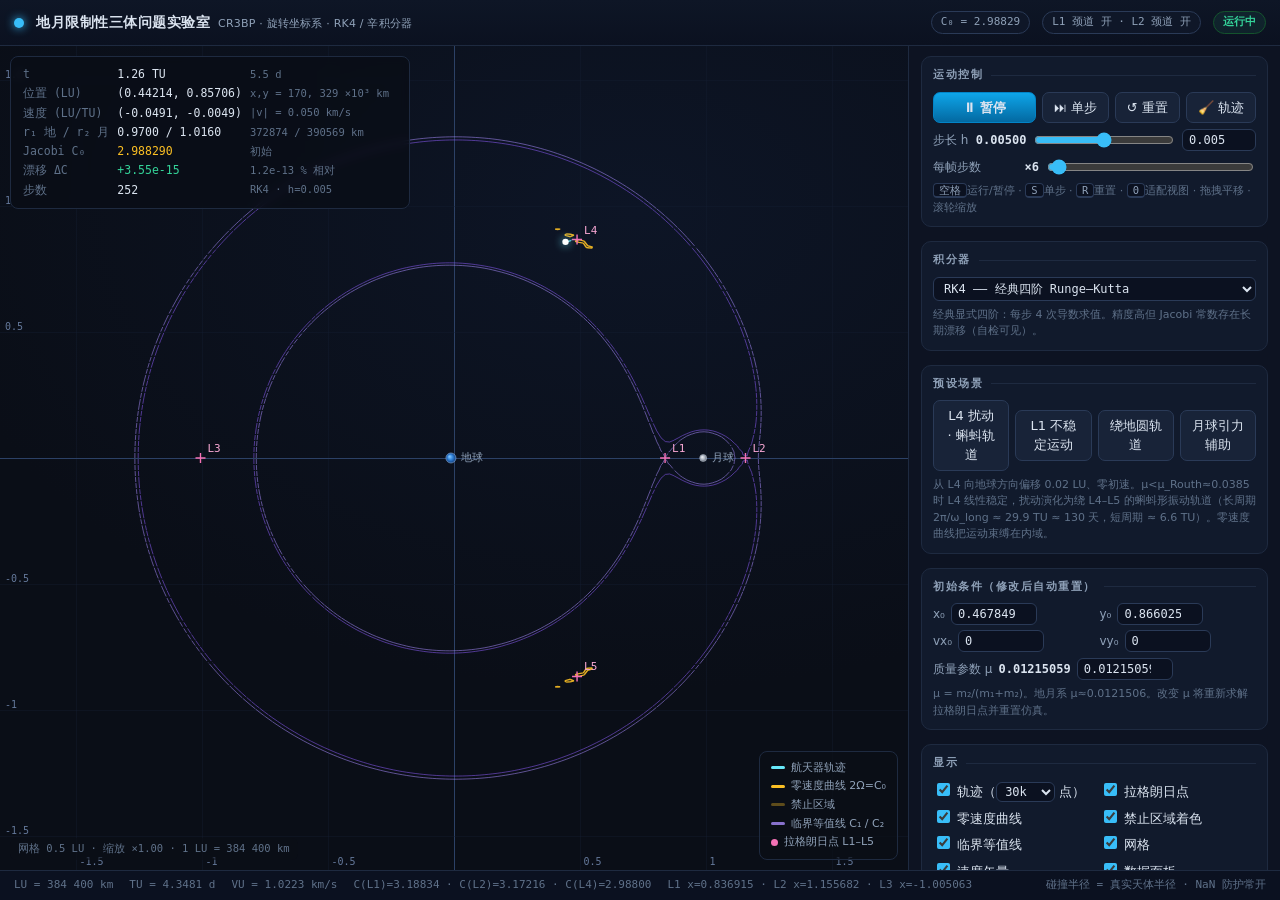
<file: submissions/zcode--glm-5.3max--2026-09-09/index.html>
<!DOCTYPE html>
<html lang="zh-CN">
<head>
<meta charset="UTF-8">
<meta name="viewport" content="width=device-width, initial-scale=1.0">
<title>地月 CR3BP 实验室 · 限制性三体问题 / 拉格朗日点 / 零速度曲线</title>
<style>
:root{
  --bg:#0a0e17; --bg2:#0d1322; --bg3:#111a2c;
  --line:#1e2a40; --line2:#2a3a57;
  --tx:#dbe4f0; --dim:#8fa1b8; --dim2:#5f7189;
  --accent:#38bdf8; --amber:#fbbf24; --violet:#a78bfa;
  --cyan:#67e8f9; --green:#34d399; --red:#f87171; --pink:#f472b6;
  --mono:'Cascadia Code',Consolas,'JetBrains Mono',monospace;
}
*{box-sizing:border-box}
html,body{height:100%}
body{margin:0;background:var(--bg);color:var(--tx);
  font:13px/1.5 system-ui,'Segoe UI','Microsoft YaHei',sans-serif;
  display:flex;flex-direction:column;overflow:hidden}
/* ---------- header ---------- */
header{display:flex;align-items:center;gap:12px;padding:0 14px;height:46px;
  background:linear-gradient(180deg,#0e1626,#0b1120);border-bottom:1px solid var(--line);flex:none}
.logo{width:10px;height:10px;border-radius:50%;background:var(--accent);
  box-shadow:0 0 10px var(--accent);flex:none}
h1{font-size:14px;margin:0;font-weight:600;letter-spacing:.5px;white-space:nowrap}
h1 small{color:var(--dim);font-weight:400;margin-left:8px;font-size:11px;letter-spacing:.2px}
.hspace{flex:1}
.chip{font-size:11px;padding:2px 9px;border-radius:99px;border:1px solid var(--line2);
  color:var(--dim);background:rgba(17,26,44,.6);white-space:nowrap;font-family:var(--mono)}
#statusChip{font-weight:600}
#statusChip.run{color:var(--green);border-color:#14532d;background:rgba(52,211,153,.08)}
#statusChip.pause{color:var(--amber);border-color:#78350f;background:rgba(251,191,36,.08)}
#statusChip.bad{color:var(--red);border-color:#7f1d1d;background:rgba(248,113,113,.1)}
#statusChip.ok{color:var(--cyan);border-color:#164e63;background:rgba(103,232,249,.07)}
/* ---------- layout ---------- */
main{flex:1;display:flex;min-height:0}
#stage{flex:1;position:relative;min-width:0;background:
  radial-gradient(1200px 800px at 70% 20%, #0d1526 0%, var(--bg) 60%)}
#sky{position:absolute;inset:0;width:100%;height:100%;cursor:grab;touch-action:none;display:block}
#sky.drag{cursor:grabbing}
/* HUD */
#hud{position:absolute;top:10px;left:10px;pointer-events:none;
  background:rgba(10,14,23,.78);backdrop-filter:blur(4px);
  border:1px solid var(--line);border-radius:8px;padding:8px 12px;
  font-family:var(--mono);font-size:11.5px;min-width:300px}
#hud table{border-collapse:collapse}
#hud td{padding:1px 8px 1px 0;white-space:nowrap}
#hud td:first-child{color:var(--dim2)}
#hud .val{color:var(--tx)}
#hud .c{color:var(--amber)}
#hud .d{color:var(--green)}
#hud .d.bad{color:var(--red)}
#hud .sub{color:var(--dim2);font-size:10.5px}
#legend{position:absolute;right:10px;bottom:10px;pointer-events:none;
  background:rgba(10,14,23,.72);border:1px solid var(--line);border-radius:8px;
  padding:7px 11px;font-size:11px;color:var(--dim);line-height:1.7;max-width:220px}
#legend .sw{display:inline-block;width:14px;height:3px;border-radius:2px;
  vertical-align:middle;margin-right:6px}
#legend .dot{display:inline-block;width:7px;height:7px;border-radius:50%;
  vertical-align:middle;margin-right:6px}
#scaleInfo{position:absolute;left:10px;bottom:10px;pointer-events:none;
  font-family:var(--mono);font-size:10.5px;color:var(--dim2);
  background:rgba(10,14,23,.6);padding:3px 8px;border-radius:6px}
/* ---------- panel ---------- */
aside{width:372px;flex:none;background:var(--bg2);border-left:1px solid var(--line);
  overflow-y:auto;overscroll-behavior:contain;padding:10px 12px 30px}
aside::-webkit-scrollbar{width:8px}
aside::-webkit-scrollbar-thumb{background:var(--line2);border-radius:4px}
.sec{margin-bottom:14px;background:var(--bg3);border:1px solid var(--line);border-radius:10px;padding:10px 11px}
.sec h3{margin:0 0 8px;font-size:11px;letter-spacing:1.5px;color:var(--dim);
  font-weight:600;text-transform:uppercase;display:flex;align-items:center;gap:8px}
.sec h3::after{content:'';flex:1;height:1px;background:var(--line)}
.row{display:flex;gap:6px;flex-wrap:wrap;align-items:center}
.row+.row{margin-top:6px}
button{font:inherit;color:var(--tx);background:#182338;border:1px solid var(--line2);
  border-radius:7px;padding:5px 11px;cursor:pointer;transition:background .12s,border-color .12s}
button:hover{background:#20304c;border-color:#3b5079}
button:active{transform:translateY(1px)}
button.primary{background:linear-gradient(180deg,#0ea5e9,#0369a1);border-color:#0284c7;font-weight:600}
button.primary:hover{background:linear-gradient(180deg,#38bdf8,#0284c7)}
button.wide{flex:1}
button.on{border-color:var(--accent);color:var(--accent);background:rgba(56,189,248,.1)}
button.danger{border-color:#7f1d1d}
button:disabled{opacity:.45;cursor:not-allowed}
label.f{display:flex;align-items:center;gap:6px;font-size:12px;color:var(--dim);flex:1;min-width:150px}
label.f b{color:var(--tx);font-weight:600;font-family:var(--mono);min-width:52px;text-align:right}
input[type=number]{width:86px;background:#0b1120;border:1px solid var(--line2);color:var(--tx);
  border-radius:6px;padding:3px 6px;font-family:var(--mono);font-size:12px}
input[type=number]:focus{outline:none;border-color:var(--accent)}
input[type=range]{flex:1;accent-color:var(--accent);min-width:60px}
select{background:#0b1120;border:1px solid var(--line2);color:var(--tx);border-radius:6px;
  padding:3px 6px;font:12px var(--mono)}
input[type=checkbox]{accent-color:var(--accent)}
.grid2{display:grid;grid-template-columns:1fr 1fr;gap:5px 10px}
.hint{font-size:11px;color:var(--dim2);margin-top:6px;line-height:1.5}
kbd{background:#0b1120;border:1px solid var(--line2);border-bottom-width:2px;border-radius:4px;
  padding:0 5px;font:10.5px var(--mono);color:var(--dim)}
/* test table */
#testSummary{font-family:var(--mono);font-size:12px;margin-bottom:6px}
#testTable{width:100%;border-collapse:collapse;font-size:11.5px}
#testTable td{padding:3px 4px;border-top:1px solid var(--line);vertical-align:top}
#testTable td.nm{color:var(--dim)}
#testTable td.vv{font-family:var(--mono);white-space:nowrap;color:var(--tx)}
#testTable td.lt{font-family:var(--mono);white-space:nowrap;color:var(--dim2)}
.pill{display:inline-block;padding:0 7px;border-radius:99px;font-size:10px;font-weight:700;letter-spacing:.5px}
.pill.P{color:#6ee7b7;background:rgba(52,211,153,.12);border:1px solid #065f46}
.pill.F{color:#fca5a5;background:rgba(248,113,113,.12);border:1px solid #7f1d1d}
.pill.U{color:var(--dim);background:rgba(143,161,184,.1);border:1px solid var(--line2)}
.eq{font-family:var(--mono);font-size:11px;color:var(--dim);line-height:1.9;white-space:nowrap;overflow-x:auto}
footer{flex:none;height:30px;display:flex;align-items:center;padding:0 14px;gap:16px;
  border-top:1px solid var(--line);background:#0b1120;color:var(--dim2);font-size:11px;
  font-family:var(--mono);overflow:hidden;white-space:nowrap}
@media (max-width:900px){ main{flex-direction:column} aside{width:100%;border-left:none;border-top:1px solid var(--line)} #stage{min-height:55vh} }
</style>
</head>
<body>
<header>
  <div class="logo"></div>
  <h1>地月限制性三体问题实验室<small>CR3BP · 旋转坐标系 · RK4 / 辛积分器</small></h1>
  <div class="hspace"></div>
  <span class="chip" id="chipC"></span>
  <span class="chip" id="chipNeck"></span>
  <span class="chip" id="statusChip">就绪</span>
</header>
<main>
  <div id="stage">
    <canvas id="sky"></canvas>
    <div id="hud"><table>
      <tr><td>t</td><td class="val" id="hT">0.00 TU</td><td class="sub" id="hTd">0.0 d</td></tr>
      <tr><td>位置 (LU)</td><td class="val" id="hPos">—</td><td class="sub" id="hPosKm"></td></tr>
      <tr><td>速度 (LU/TU)</td><td class="val" id="hVel">—</td><td class="sub" id="hVelKm"></td></tr>
      <tr><td>r₁ 地 / r₂ 月</td><td class="val" id="hR">—</td><td class="sub" id="hRKm"></td></tr>
      <tr><td>Jacobi C₀</td><td class="c" id="hC0">—</td><td class="sub">初始</td></tr>
      <tr><td>漂移 ΔC</td><td class="d" id="hCd">—</td><td class="sub" id="hCdr"></td></tr>
      <tr><td>步数</td><td class="val" id="hSt">0</td><td class="sub" id="hInt"></td></tr>
    </table></div>
    <div id="legend">
      <div><span class="sw" style="background:var(--cyan)"></span>航天器轨迹</div>
      <div><span class="sw" style="background:var(--amber)"></span>零速度曲线 2Ω=C₀</div>
      <div><span class="sw" style="background:rgba(251,191,36,.35)"></span>禁止区域</div>
      <div><span class="sw" style="background:var(--violet);opacity:.8"></span>临界等值线 C₁ / C₂</div>
      <div><span class="dot" style="background:var(--pink)"></span>拉格朗日点 L1–L5</div>
    </div>
    <div id="scaleInfo"></div>
  </div>
  <aside>
    <div class="sec">
      <h3>运动控制</h3>
      <div class="row">
        <button id="btnRun" class="primary wide" style="flex:2">▶ 运行</button>
        <button id="btnStep" title="单步 (S)">⏭ 单步</button>
        <button id="btnReset" title="重置 (R)">↺ 重置</button>
        <button id="btnClearTrail" title="清除轨迹">🧹 轨迹</button>
      </div>
      <div class="row"><label class="f">步长 h<b id="lblH"></b>
        <input type="range" id="rngH" min="-3.4" max="-1.2" step="0.02" value="-2.3">
        <input type="number" id="numH" step="0.0005" style="width:74px"></label></div>
      <div class="row"><label class="f">每帧步数<b id="lblSpd"></b>
        <input type="range" id="rngSpd" min="1" max="240" step="1" value="6"></label></div>
      <div class="hint"><kbd>空格</kbd>运行/暂停 · <kbd>S</kbd>单步 · <kbd>R</kbd>重置 · <kbd>0</kbd>适配视图 · 拖拽平移 · 滚轮缩放</div>
    </div>

    <div class="sec">
      <h3>积分器</h3>
      <div class="row">
        <select id="selInt" style="flex:1">
          <option value="rk4">RK4 —— 经典四阶 Runge–Kutta</option>
          <option value="mid">隐式中点 —— 辛 · 二阶 · Newton 迭代</option>
          <option value="sym4">Yoshida 辛四阶 —— 隐式中点三重复合</option>
        </select>
      </div>
      <div class="hint" id="intHint"></div>
    </div>

    <div class="sec">
      <h3>预设场景</h3>
      <div class="row">
        <button data-preset="l4" class="wide">L4 扰动 · 蝌蚪轨道</button>
        <button data-preset="l1" class="wide">L1 不稳定运动</button>
        <button data-preset="earth" class="wide">绕地圆轨道</button>
        <button data-preset="flyby" class="wide">月球引力辅助</button>
      </div>
      <div class="hint" id="presetNote"></div>
    </div>

    <div class="sec">
      <h3>初始条件（修改后自动重置）</h3>
      <div class="grid2">
        <label class="f">x₀<input type="number" id="icx" step="0.01"></label>
        <label class="f">y₀<input type="number" id="icy" step="0.01"></label>
        <label class="f">vx₀<input type="number" id="icvx" step="0.05"></label>
        <label class="f">vy₀<input type="number" id="icvy" step="0.05"></label>
      </div>
      <div class="row" style="margin-top:6px">
        <label class="f" style="min-width:0">质量参数 μ<b id="lblMu"></b>
          <input type="number" id="numMu" step="0.0001" style="width:96px"></label>
      </div>
      <div class="hint">μ = m₂/(m₁+m₂)。地月系 μ≈0.0121506。改变 μ 将重新求解拉格朗日点并重置仿真。</div>
    </div>

    <div class="sec">
      <h3>显示</h3>
      <div class="grid2">
        <label><input type="checkbox" id="tgTrail" checked> 轨迹（<select id="selTrail" style="padding:1px 4px">
          <option value="8000">8k</option><option value="30000" selected>30k</option>
          <option value="60000">60k</option><option value="120000">120k</option></select> 点）</label>
        <label><input type="checkbox" id="tgL" checked> 拉格朗日点</label>
        <label><input type="checkbox" id="tgZvc" checked> 零速度曲线</label>
        <label><input type="checkbox" id="tgFill" checked> 禁止区域着色</label>
        <label><input type="checkbox" id="tgCrit" checked> 临界等值线</label>
        <label><input type="checkbox" id="tgGrid" checked> 网格</label>
        <label><input type="checkbox" id="tgVec" checked> 速度矢量</label>
        <label><input type="checkbox" id="tgHud" checked> 数据面板</label>
      </div>
    </div>

    <div class="sec">
      <h3>数值自检（真实执行）</h3>
      <div class="row"><button id="btnTest" class="primary wide">▶ 运行自检套件</button></div>
      <div id="testSummary">尚未运行</div>
      <table id="testTable"></table>
      <div class="hint">自检在浏览器中实时执行：求解拉格朗日点并计算残差、用独立 Newton 法交叉验证、
      以极小步长参考解测收敛阶、长时间积分测 Jacobi 守恒、检验禁止区域一致性、NaN/撞击防护。
      无任何预制轨迹或写死结果。页面加载时自动运行一次。</div>
    </div>

    <div class="sec">
      <h3>模型方程（无量纲旋转坐标系）</h3>
      <div class="eq">
        ẍ − 2ẏ = ∂Ω/∂x&ensp;,&ensp; ÿ + 2ẋ = ∂Ω/∂y<br>
        Ω(x,y) = ½(x²+y²) + (1−μ)/r₁ + μ/r₂<br>
        r₁² = (x+μ)² + y²&ensp;,&ensp; r₂² = (x−1+μ)² + y²<br>
        C = 2Ω(x,y) − (vx²+vy²)&ensp;(Jacobi 常数)<br>
        L4/L5 = (½−μ, ±√3/2)&ensp;;&ensp; L1–L3: ∂Ω/∂x=0
      </div>
      <div class="hint">单位制：LU = 地月平均距离 384 400 km；TU = 4.3481 d（系统周期 2π）；
      速度单位 = 1.0223 km/s。地球位于 (−μ, 0)，月球位于 (1−μ, 0)。</div>
    </div>
  </aside>
</main>
<footer>
  <span>LU = 384 400 km</span><span>TU = 4.3481 d</span><span>VU = 1.0223 km/s</span>
  <span id="ftC"></span><span id="ftL"></span>
  <span style="margin-left:auto">碰撞半径 = 真实天体半径 · NaN 防护常开</span>
</footer>
<script>
"use strict";
/* =====================================================================
 * 地月 CR3BP 实验室 —— 单文件实现
 * 结构： 1) 物理核心  2) 拉格朗日点  3) 积分器(RK4/隐式中点/Yoshida辛4)
 *        4) 零速度曲线(marching squares)  5) 仿真状态机  6) 渲染
 *        7) 交互  8) 自检套件  9) UI 绑定
 * ===================================================================== */

/* ---------------------- 0. 全局常量 ---------------------- */
const LU_KM    = 384400;                  // 1 LU = 地月平均距离 (km)
const TU_DAYS  = 27.321661 / (2*Math.PI); // 1 TU ≈ 4.3481 天
const VU_KMS   = LU_KM / (TU_DAYS*86400); // 速度单位 ≈ 1.0223 km/s
const MU_EARTHMOON = 0.0121505856188314;  // m_Moon/(m_E+m_M)
const R_EARTH_LU = 6371.0   / LU_KM;      // ≈ 0.016573
const R_MOON_LU  = 1737.4  / LU_KM;       // ≈ 0.004518

/* 前端错误捕获（便于自动化验证控制台是否干净） */
window.__consoleErrors = [];
window.addEventListener('error', e => window.__consoleErrors.push(String(e.message||e)));
window.addEventListener('unhandledrejection', e => window.__consoleErrors.push(String(e.reason)));

/* =====================================================================
 * 1. 物理核心：buildModel(mu) 返回绑定当前 μ 的全部数值例程
 * ===================================================================== */
function buildModel(mu){
  const one_m_mu = 1-mu;

  function r1r2(x,y){
    const dx1=x+mu, dx2=x-1+mu;
    return [Math.hypot(dx1,y), Math.hypot(dx2,y)];
  }
  /* 有效势 Ω */
  function Omega(x,y){
    const dx1=x+mu, dx2=x-1+mu;
    return 0.5*(x*x+y*y) + one_m_mu/Math.hypot(dx1,y) + mu/Math.hypot(dx2,y);
  }
  /* ∂Ω/∂x, ∂Ω/∂y */
  function dOmega(x,y){
    const dx1=x+mu, dx2=x-1+mu;
    const r1s=dx1*dx1+y*y, r2s=dx2*dx2+y*y;
    const c1=one_m_mu/(r1s*Math.sqrt(r1s)), c2=mu/(r2s*Math.sqrt(r2s));
    return [x - c1*dx1 - c2*dx2, y*(1-c1-c2)];
  }
  /* 二阶导 Hessian [Ωxx, Ωxy, Ωyy]（Newton 迭代与稳定性分析用） */
  function hess(x,y){
    const dx1=x+mu, dx2=x-1+mu;
    const r1s=dx1*dx1+y*y, r2s=dx2*dx2+y*y;
    const r1=Math.sqrt(r1s), r2=Math.sqrt(r2s);
    const u1=one_m_mu/(r1s*r1), u2=mu/(r2s*r2);       // (1-μ)/r³, μ/r³
    const w1=u1/r1s, w2=u2/r2s;                        // .../r⁵
    const xx = 1 - (u1 - 3*dx1*dx1*w1) - (u2 - 3*dx2*dx2*w2);
    const yy = 1 - (u1 - 3*y*y*w1)     - (u2 - 3*y*y*w2);
    const xy = 3*y*(dx1*w1 + dx2*w2);
    return [xx,xy,yy];
  }
  /* 状态导数 s=[x,y,vx,vy] -> ds */
  function deriv(s,out){
    const [omx,omy]=dOmega(s[0],s[1]);
    out[0]=s[2]; out[1]=s[3];
    out[2]=2*s[3]+omx; out[3]=-2*s[2]+omy;
  }
  function jacobi(s){
    return 2*Omega(s[0],s[1]) - (s[2]*s[2]+s[3]*s[3]);
  }

  /* ------------------ 积分器 ------------------ */
  const k1=new Float64Array(4),k2=new Float64Array(4),
        k3=new Float64Array(4),k4=new Float64Array(4),tp=new Float64Array(4);
  /* RK4：一步，就地更新 s */
  function rk4(s,h){
    deriv(s,k1);
    for(let i=0;i<4;i++) tp[i]=s[i]+0.5*h*k1[i];
    deriv(tp,k2);
    for(let i=0;i<4;i++) tp[i]=s[i]+0.5*h*k2[i];
    deriv(tp,k3);
    for(let i=0;i<4;i++) tp[i]=s[i]+h*k3[i];
    deriv(tp,k4);
    for(let i=0;i<4;i++) s[i]+=h/6*(k1[i]+2*k2[i]+2*k3[i]+k4[i]);
  }

  /* 隐式中点（对任意 Hamilton 系统保辛，A-稳定）：Newton 解
     z = s + (h/2) f(z)，再令 s ← 2z − s */
  const z=new Float64Array(4), fz=new Float64Array(4), f0=new Float64Array(4),
        G=new Float64Array(4), M=new Float64Array(16), rhs=new Float64Array(4);
  function linSolve4(A,b){                      // 4×4 高斯消元（部分主元），就地
    for(let c=0;c<4;c++){
      let piv=c, mx=Math.abs(A[c*4+c]);
      for(let r=c+1;r<4;r++){const v=Math.abs(A[r*4+c]); if(v>mx){mx=v;piv=r;}}
      if(mx===0||!isFinite(mx)) return false;
      if(piv!==c){
        for(let q=0;q<4;q++){const t=A[c*4+q];A[c*4+q]=A[piv*4+q];A[piv*4+q]=t;}
        const t=b[c]; b[c]=b[piv]; b[piv]=t;
      }
      const d=A[c*4+c];
      for(let r=c+1;r<4;r++){
        const fct=A[r*4+c]/d; if(fct===0) continue;
        A[r*4+c]=0;
        for(let q=c+1;q<4;q++) A[r*4+q]-=fct*A[c*4+q];
        b[r]-=fct*b[c];
      }
    }
    for(let r=3;r>=0;r--){
      let acc=b[r];
      for(let q=r+1;q<4;q++) acc-=A[r*4+q]*b[q];
      b[r]=acc/A[r*4+r];
    }
    return true;
  }
  function midpointCore(s,h){
    deriv(s,f0);
    for(let i=0;i<4;i++) z[i]=s[i]+0.5*h*f0[i];   // Euler 预估
    let conv=false;
    for(let it=0; it<20; it++){
      deriv(z,fz);
      for(let i=0;i<4;i++) G[i]=z[i]-s[i]-0.5*h*fz[i];
      let gN=0; for(let i=0;i<4;i++){const a=Math.abs(G[i]); if(a>gN)gN=a;}
      if(gN<1e-14){conv=true;break;}
      const [xx,xy,yy]=hess(z[0],z[1]);
      const q=h/2;
      M[0]=1;    M[1]=0;    M[2]=-q;  M[3]=0;      // I − (h/2)·J_f
      M[4]=0;    M[5]=1;    M[6]=0;   M[7]=-q;
      M[8]=-q*xx;M[9]=-q*xy;M[10]=1;  M[11]=-h;
      M[12]=-q*xy;M[13]=-q*yy;M[14]=h; M[15]=1;
      for(let i=0;i<4;i++) rhs[i]=-G[i];
      if(!linSolve4(M,rhs)) return false;
      let dN=0;
      for(let i=0;i<4;i++){z[i]+=rhs[i]; const a=Math.abs(rhs[i]); if(a>dN)dN=a;}
      if(dN<1e-14){conv=true;break;}
    }
    if(!conv) return false;
    for(let i=0;i<4;i++) s[i]=2*z[i]-s[i];
    return true;
  }
  function midpoint(s,h,depth=0){                 // Newton 失败 -> 二分步长重试
    if(midpointCore(s,h)) return true;
    if(depth>=6) return false;
    if(!midpoint(s,0.5*h,depth+1)) return false;
    return midpoint(s,0.5*h,depth+1);
  }
  /* Yoshida 三重复合：M(w1 h)·M(w0 h)·M(w1 h) ⇒ 四阶辛 */
  const CB=Math.cbrt(2), W1=1/(2-CB), W0=-CB/(2-CB);
  function sym4(s,h){
    if(!midpoint(s,W1*h)) return false;
    if(!midpoint(s,W0*h)) return false;
    if(!midpoint(s,W1*h)) return false;
    return true;
  }
  function step(s,h,which){
    if(which==='rk4'){rk4(s,h); return true;}
    if(which==='mid') return midpoint(s,h);
    return sym4(s,h);
  }

  /* ------------------ 拉格朗日点 ------------------ */
  function gx(x){ // y=0 时的 ∂Ω/∂x
    const d1=x+mu, d2=x-1+mu;
    return x - one_m_mu*d1/Math.pow(Math.abs(d1),3) - mu*d2/Math.pow(Math.abs(d2),3);
  }
  function bisectL(a,b){       // 二分至机器精度
    let ga=gx(a);
    for(let i=0;i<200;i++){
      const m=0.5*(a+b), gm=gx(m);
      if((gm<0)===(ga<0)){a=m;ga=gm;} else {b=m;}
      if(Math.abs(b-a)<1e-16) break;
    }
    return 0.5*(a+b);
  }
  function newtonL(x0){        // 独立 Newton 解（自检交叉验证用）
    let x=x0;
    for(let i=0;i<80;i++){
      const d1=x+mu, d2=x-1+mu;
      const a1=Math.abs(d1), a2=Math.abs(d2);
      const g =x - one_m_mu*d1/(a1*a1*a1) - mu*d2/(a2*a2*a2);
      const gp=1 + 2*one_m_mu/(a1*a1*a1) + 2*mu/(a2*a2*a2);
      const dx=-g/gp; x+=dx;
      if(Math.abs(dx)<1e-16) break;
    }
    return x;
  }
  function solveLagrange(){
    const eps=1e-7;
    const x1=bisectL(-mu+eps, 1-mu-eps);
    const x2=bisectL( 1-mu+eps, 3.0);
    const x3=bisectL(-3.0, -mu-eps);
    const s3=Math.sqrt(3)/2;
    return {
      L1:{x:x1,y:0}, L2:{x:x2,y:0}, L3:{x:x3,y:0},
      L4:{x:0.5-mu,y:s3}, L5:{x:0.5-mu,y:-s3},
      C1:2*Omega(x1,0), C2:2*Omega(x2,0), C3:2*Omega(x3,0),
      C45:3-mu+mu*mu
    };
  }
  const L=solveLagrange();

  return {mu, r1r2, Omega, dOmega, hess, deriv, jacobi,
          rk4, midpoint, sym4, step, L, newtonL, bisectL, gx};
}

/* =====================================================================
 * 2. 零速度曲线：marching squares
 * ===================================================================== */
function marchingSquares(Omega, level, x0,x1,y0,y1,nx,ny){
  const w=nx+1, vals=new Float64Array(w*(ny+1));
  for(let j=0;j<=ny;j++){
    const y=y0+(y1-y0)*j/ny;
    for(let i=0;i<=nx;i++)
      vals[j*w+i]=Omega(x0+(x1-x0)*i/nx, y);
  }
  const segs=[], fills=[];
  for(let j=0;j<ny;j++){
    for(let i=0;i<nx;i++){
      const vB=vals[j*w+i+1], vC=vals[(j+1)*w+i+1], vD=vals[(j+1)*w+i];
      const vA_=vals[j*w+i];
      if(vA_<level&&vB<level&&vC<level&&vD<level){
        fills.push([i/nx,(i+1)/nx,j/ny,(j+1)/ny]);       // 全部位于禁止区
        continue;
      }
      let idx=0; if(vA_>level)idx|=8; if(vB>level)idx|=4; if(vC>level)idx|=2; if(vD>level)idx|=1;
      if(idx===0||idx===15) continue;
      const ax=x0+(x1-x0)*i/nx, bx=x0+(x1-x0)*(i+1)/nx;
      const by=y0+(y1-y0)*j/ny, ty=y0+(y1-y0)*(j+1)/ny;
      const eB=[ax+(level-vA_)/(vB-vA_)*(bx-ax), by];
      const eR=[bx, by+(level-vB)/(vC-vB)*(ty-by)];
      const eT=[ax+(level-vD)/(vC-vD)*(bx-ax), ty];
      const eL=[ax, by+(level-vA_)/(vD-vA_)*(ty-by)];
      let pairs;
      switch(idx){
        case 1: case 14: pairs=[[eL,eT]]; break;
        case 2: case 13: pairs=[[eR,eT]]; break;
        case 3: case 12: pairs=[[eL,eR]]; break;
        case 4: case 11: pairs=[[eB,eR]]; break;
        case 6: case 9:  pairs=[[eB,eT]]; break;
        case 7: case 8:  pairs=[[eB,eL]]; break;
        case 5:  pairs=((vA_+vB+vC+vD)/4>level)?[[eB,eR],[eT,eL]]:[[eB,eL],[eT,eR]]; break;
        default: pairs=((vA_+vB+vC+vD)/4>level)?[[eB,eL],[eT,eR]]:[[eB,eR],[eT,eL]]; break; // 10
      }
      for(const [p,q] of pairs) segs.push([p[0],p[1],q[0],q[1]]);
    }
  }
  return {segs, fills, x0,x1,y0,y1};
}

/* =====================================================================
 * 3. 仿真状态机（UI 与自检共用同一条执行路径）
 * ===================================================================== */
class Trail{
  constructor(cap){this.cap=cap; this.xs=new Float32Array(cap); this.ys=new Float32Array(cap);
                   this.head=0; this.n=0;}
  push(x,y){this.xs[this.head]=x; this.ys[this.head]=y;
            this.head=(this.head+1)%this.cap; if(this.n<this.cap)this.n++;}
  clear(){this.n=0; this.head=0;}
  anyNaN(){
    for(let i=0;i<this.n;i++){
      const idx=(this.head-this.n+i+2*this.cap)%this.cap;
      if(!isFinite(this.xs[idx])||!isFinite(this.ys[idx])) return true;
    }
    return false;
  }
}
function makeSim(model, ic, trailCap){
  const s=Float64Array.from(ic);
  return {model, s, s0:Float64Array.from(ic), t:0, steps:0,
          C0:model.jacobi(s), status:'就绪', statusKind:'ok',
          trail:new Trail(trailCap||30000), crashed:false};
}
/* 推进 n 步：含步前撞击检测、NaN/幅值防护（返回实际推进步数）
   防护三层：(1)步前 r<天体半径 → 撞击；(2)步后非有限值 → NaN 防护；
            (3)步后分量幅值 > 1e6 → 奇点附近数值发散（大而有限的垃圾值） */
const SANE_MAX=1e6;
function simStep(sim, h, n, integrator){
  const m=sim.model; let done=0;
  for(let k=0;k<n;k++){
    if(sim.crashed) break;
    const [r1p,r2p]=m.r1r2(sim.s[0],sim.s[1]);
    if(r1p<R_EARTH_LU){ sim.status='撞击地球'; sim.statusKind='bad'; sim.crashed=true; break; }
    if(r2p<R_MOON_LU ){ sim.status='撞击月球'; sim.statusKind='bad'; sim.crashed=true; break; }
    if(!m.step(sim.s, h, integrator)){ sim.status='积分器失败'; sim.statusKind='bad'; sim.crashed=true; break; }
    sim.t+=h; sim.steps++; done++;
    let insane=false;
    for(let i=0;i<4;i++){
      const v=sim.s[i];
      if(!isFinite(v)||Math.abs(v)>SANE_MAX){ insane=true; break; }
    }
    if(insane){ sim.status='数值发散（NaN/奇点防护）'; sim.statusKind='bad'; sim.crashed=true; break; }
    const [r1,r2]=m.r1r2(sim.s[0],sim.s[1]);
    if(r1<R_EARTH_LU){ sim.status='撞击地球'; sim.statusKind='bad'; sim.crashed=true; break; }
    if(r2<R_MOON_LU ){ sim.status='撞击月球'; sim.statusKind='bad'; sim.crashed=true; break; }
    sim.trail.push(sim.s[0],sim.s[1]);
  }
  return done;
}
/* 固定终点积分（自检用）：含撞击/发散检测，返回 {s, maxdC, minGap, tStop, why} */
function integrateFixed(model, ic, T, h, integrator, sample){
  const sim=makeSim(model, ic, 4);
  const n=Math.max(1,Math.round(T/h));
  let maxdC=0, minGap=Infinity, why=null;
  for(let k=0;k<n;k++){
    const [r1,r2]=model.r1r2(sim.s[0],sim.s[1]);
    if(r1<R_EARTH_LU){why='撞击地球';break;}
    if(r2<R_MOON_LU ){why='撞击月球';break;}
    if(!model.step(sim.s,h,integrator)){why='积分器失败';break;}
    sim.t+=h; sim.steps++;
    for(let i=0;i<4;i++) if(!isFinite(sim.s[i])||Math.abs(sim.s[i])>SANE_MAX){why='数值发散';break;}
    if(why)break;
    const d=Math.abs(model.jacobi(sim.s)-sim.C0); if(d>maxdC)maxdC=d;
    const gap=2*model.Omega(sim.s[0],sim.s[1])-sim.C0; if(gap<minGap)minGap=gap;
    if(sample) sample(sim.s, sim.t);
  }
  return {s:sim.s, t:sim.t, C0:sim.C0, maxdC, minGap, tStop:why?sim.t:T, why};
}

/* =====================================================================
 * 4. 全局应用状态
 * ===================================================================== */
const app={
  mu:MU_EARTHMOON, model:null,
  integrator:'rk4', h:0.005, speed:6,
  preset:'l4',
  running:false,
  sim:null,
  show:{trail:true,lpts:true,zvc:true,fill:true,crit:true,grid:true,vec:true,hud:true},
  cam:{x:0,y:0,scale:200,fit:200},
  zvcCache:null, zvcDirty:true,
};
function rebuildModel(mu){
  app.mu=mu; app.model=buildModel(mu); app.zvcDirty=true;
}
rebuildModel(MU_EARTHMOON);

/* 预设：全部只是初始条件，轨迹完全由数值积分产生 */
function presetIC(name, m){
  const L=m.L;
  switch(name){
    case 'l4':    return [L.L4.x-0.02, L.L4.y, 0, 0];
    case 'l1':    return [L.L1.x+0.002, 0, 0, 0];
    case 'earth':{ const a=0.15, vi=Math.sqrt((1-m.mu)/a);
                   return [-m.mu+a, 0, 0, vi-a]; }
    case 'flyby': return [-0.15, 0.0, 0.2567, 3.671];
    default: return null; // 'custom' 等：由调用方沿用输入框当前值
  }
}
const PRESET_INFO={
  l4:'从 L4 向地球方向偏移 0.02 LU、零初速。μ<μ_Routh≈0.0385 时 L4 线性稳定，'
    + '扰动演化为绕 L4–L5 的蝌蚪形振动轨道（长周期 2π/ω_long ≈ 29.9 TU ≈ 130 天，短周期 ≈ 6.6 TU）。'
    + '零速度曲线把运动束缚在内域。',
  l1:'L1 是鞍点：偏差沿不稳定流形按 e^{λt} 指数放大，地月系 e 折时间 ≈ 0.35 TU（≈1.5 天）。'
    + '初始仅偏移 0.002 LU，航天器停留约 2 TU 后被不稳定方向弹出，进入地球瓣内游荡，'
    + '最终与地球或月球近距离相遇。',
  earth:'距地心 a=0.15 LU 的（近似）圆轨道：惯性系速度 v_i=√((1−μ)/a)，'
    + '旋转系初速 v_rot=v_i−a·ω。旋转系中轨迹呈花瓣状（本轮+均差）。月球摄动微小。'
    + '注意：此高频轨道是检验积分器长期守恒的严苛场景——RK4 的 Jacobi 漂移随时间线性增长，辛积分器有界。',
  flyby:'从近地轨道（r≈0.14 LU）以惯性速度 ≈3.65 直接奔月的弹道式引力辅助：约 1.3 TU 后以 '
    + '≈0.028 LU（≈10 700 km，约 6 倍月半径）掠过月球，被明显偏折甩出。C₀≈0.83 远低于 C(L1)，'
    + '全相空间开放（零速度曲线位于视野之外）。旋转系中 Jacobi 常数不变，但惯性系能量与"月球"'
    + '交换——观察掠过前后速度矢量方向与大小的变化。'
};
function applyPreset(name, autorun){
  const ic=presetIC(name, app.model)
        || [ +ui.icx.value, +ui.icy.value, +ui.icvx.value, +ui.icvy.value ]; // custom: 沿用输入框
  app.preset=name;
  ui.icx.value=+ic[0].toFixed(6); ui.icy.value=+ic[1].toFixed(6);
  ui.icvx.value=+ic[2].toFixed(6); ui.icvy.value=+ic[3].toFixed(6);
  applyIC(autorun);
  ui.presetNote.textContent=PRESET_INFO[name]||'';
}
function applyIC(autorun){
  const ic=[+ui.icx.value, +ui.icy.value, +ui.icvx.value, +ui.icvy.value];
  if(ic.some(v=>!isFinite(v))) return;
  app.sim=makeSim(app.model, ic, +ui.selTrail.value);
  app.sim.trail.push(ic[0],ic[1]);
  app.zvcDirty=true;
  app.running=!!autorun;
  syncRunBtn();
}
function resetSim(){ applyIC(false); }

/* =====================================================================
 * 5. 渲染
 * ===================================================================== */
const cv=document.getElementById('sky'), ctx=cv.getContext('2d');
let W=800,H=600,DPR=1;
function resize(){
  DPR=window.devicePixelRatio||1;
  const r=cv.parentElement.getBoundingClientRect();
  W=Math.max(50,r.width); H=Math.max(50,r.height);
  cv.width=Math.round(W*DPR); cv.height=Math.round(H*DPR);
  app.cam.fit=Math.min(W/3.6,H/2.35);
  if(!app.cam.userTouched){app.cam.scale=app.cam.fit; app.cam.x=0; app.cam.y=0;}
  app.zvcDirty=true;
}
new ResizeObserver(resize).observe(document.getElementById('stage'));
const w2sx=x=>W/2+(x-app.cam.x)*app.cam.scale;
const w2sy=y=>H/2-(y-app.cam.y)*app.cam.scale;
const s2wx=px=>app.cam.x+(px-W/2)/app.cam.scale;
const s2wy=py=>app.cam.y-(py-H/2)/app.cam.scale;

function drawGrid(){
  const target=64;
  const steps=[0.02,0.05,0.1,0.2,0.5,1,2,5,10];
  let g=steps.find(s=>s*app.cam.scale>=target)||10;
  ctx.lineWidth=1; ctx.font='10px '+MONO; ctx.fillStyle='#64789a';
  const x0=s2wx(0),x1=s2wx(W),y0=s2wy(H),y1=s2wy(0);
  for(let x=Math.ceil(x0/g)*g;x<=x1;x+=g){
    const sx=Math.round(w2sx(x))+0.5;
    ctx.strokeStyle=Math.abs(x)<1e-9?'#2c4166':'#16203466';
    ctx.beginPath();ctx.moveTo(sx,0);ctx.lineTo(sx,H);ctx.stroke();
    if(Math.abs(x)>1e-9) ctx.fillText(fmtTick(x),sx+3,H-5);
  }
  for(let y=Math.ceil(y0/g)*g;y<=y1;y+=g){
    const sy=Math.round(w2sy(y))+0.5;
    ctx.strokeStyle=Math.abs(y)<1e-9?'#2c4166':'#16203466';
    ctx.beginPath();ctx.moveTo(0,sy);ctx.lineTo(W,sy);ctx.stroke();
    if(Math.abs(y)>1e-9) ctx.fillText(fmtTick(y),5,sy-3);
  }
  ui.scaleInfo.textContent=`网格 ${g} LU · 缩放 ×${(app.cam.scale/app.cam.fit).toFixed(2)} · 1 LU = 384 400 km`;
}
const MONO="'Cascadia Code',Consolas,monospace";
function fmtTick(v){ return Math.abs(v)>=100?v.toFixed(0):v.toString(); }

function ensureZVC(){
  if(!app.zvcDirty && app.zvcCache) return;
  const m=app.model, C=app.sim?app.sim.C0:0;
  const x0=s2wx(-0.07*W), x1=s2wx(1.07*W), y0=s2wy(H*1.07), y1=s2wy(-0.07*H);
  const view={x0,x1,y0,y1};
  const aspect=Math.min(3,(x1-x0)/(y1-y0));
  const nx=240, ny=Math.max(60,Math.round(nx/(Math.max(0.4,aspect)*1.4)));
  const main=marchingSquares(m.Omega, C/2, x0,x1,y0,y1, nx,ny);
  let c1=null,c2=null;
  if(app.show.crit){
    c1=marchingSquares(m.Omega, m.L.C1/2, x0,x1,y0,y1, nx,ny);
    c2=marchingSquares(m.Omega, m.L.C2/2, x0,x1,y0,y1, nx,ny);
  }
  app.zvcCache={view, C, mu:app.mu, main, c1, c2};
  app.zvcDirty=false;
}
function drawZVC(){
  if(!app.show.zvc && !app.show.fill && !app.show.crit) return;
  ensureZVC();
  const zc=app.zvcCache;
  if(app.show.fill && zc.main.fills.length){
    ctx.fillStyle='rgba(251,191,36,0.06)';
    ctx.beginPath();
    for(const f of zc.main.fills){
      const px=w2sx(zc.view.x0+f[0]*(zc.view.x1-zc.view.x0)),
            qx=w2sx(zc.view.x0+f[1]*(zc.view.x1-zc.view.x0)),
            py=w2sy(zc.view.y0+f[2]*(zc.view.y1-zc.view.y0)),
            qy=w2sy(zc.view.y0+f[3]*(zc.view.y1-zc.view.y0));
      ctx.rect(px,py,qx-px,qy-py);
    }
    ctx.fill();
  }
  if(app.show.zvc){
    ctx.strokeStyle='#fbbf24'; ctx.lineWidth=1.4; ctx.globalAlpha=.9;
    ctx.beginPath();
    for(const s of zc.main.segs){
      ctx.moveTo(w2sx(s[0]),w2sy(s[1])); ctx.lineTo(w2sx(s[2]),w2sy(s[3]));
    }
    ctx.stroke(); ctx.globalAlpha=1;
  }
  if(app.show.crit){
    ctx.setLineDash([5,5]); ctx.lineWidth=1; ctx.globalAlpha=.55;
    for(const [cc,col] of [[zc.c1,'#a78bfa'],[zc.c2,'#8b5cf6']]){
      if(!cc) continue;
      ctx.strokeStyle=col; ctx.beginPath();
      for(const s of cc.segs){
        ctx.moveTo(w2sx(s[0]),w2sy(s[1])); ctx.lineTo(w2sx(s[2]),w2sy(s[3]));
      }
      ctx.stroke();
    }
    ctx.setLineDash([]); ctx.globalAlpha=1;
  }
}
function drawBodies(){
  const m=app.model, s=app.cam.scale;
  // 地球
  let rE=Math.max(R_EARTH_LU*s,5);
  let xE=w2sx(-m.mu), yE=w2sy(0);
  let grd=ctx.createRadialGradient(xE-rE*0.3,yE-rE*0.3,rE*0.1,xE,yE,rE);
  grd.addColorStop(0,'#7cc4ff'); grd.addColorStop(0.5,'#2f7fd6'); grd.addColorStop(1,'#123c78');
  ctx.fillStyle=grd; ctx.beginPath(); ctx.arc(xE,yE,rE,0,7); ctx.fill();
  ctx.strokeStyle='#9ecbff88'; ctx.lineWidth=1; ctx.stroke();
  // 月球
  let rM=Math.max(R_MOON_LU*s,3.5);
  let xM=w2sx(1-m.mu), yM=w2sy(0);
  grd=ctx.createRadialGradient(xM-rM*0.3,yM-rM*0.3,rM*0.1,xM,yM,rM);
  grd.addColorStop(0,'#e8ecf2'); grd.addColorStop(0.6,'#a8b0bd'); grd.addColorStop(1,'#5b636e');
  ctx.fillStyle=grd; ctx.beginPath(); ctx.arc(xM,yM,rM,0,7); ctx.fill();
  ctx.strokeStyle='#cbd5e188'; ctx.stroke();
  ctx.font='10.5px '+MONO; ctx.fillStyle='#8fa1b8';
  ctx.fillText('地球',xE+rE+5,yE+3); ctx.fillText('月球',xM+rM+5,yM+3);
}
function drawLpts(){
  if(!app.show.lpts) return;
  const L=app.model.L;
  ctx.strokeStyle='#f472b6'; ctx.lineWidth=1.4; ctx.font='11px '+MONO; ctx.fillStyle='#f9a8d4';
  for(const k of ['L1','L2','L3','L4','L5']){
    const p=L[k], x=w2sx(p.x), y=w2sy(p.y);
    if(x<-20||x>W+20||y<-20||y>H+20) continue;
    ctx.beginPath();
    ctx.moveTo(x-5,y);ctx.lineTo(x+5,y);ctx.moveTo(x,y-5);ctx.lineTo(x,y+5);
    ctx.stroke();
    ctx.fillText(k,x+7,y-6);
  }
}
function drawTrail(){
  if(!app.show.trail) return;
  const tr=app.sim.trail, n=tr.n; if(n<2) return;
  const stride=Math.max(1,Math.ceil(n/9000));
  ctx.lineWidth=1.3;
  // 旧迹（半透明）与新迹分段渲染
  const half=Math.floor(n/2);
  for(const [start,end,alpha,col] of [[0,half,0.38,'#67e8f9'],[half,n,0.95,'#67e8f9']]){
    ctx.globalAlpha=alpha; ctx.strokeStyle=col; ctx.beginPath();
    let first=true;
    for(let i=start;i<end;i+=stride){
      const idx=(tr.head-n+i+2*tr.cap)%tr.cap;
      const x=w2sx(tr.xs[idx]), y=w2sy(tr.ys[idx]);
      if(first){ctx.moveTo(x,y);first=false;} else ctx.lineTo(x,y);
    }
    ctx.stroke();
  }
  ctx.globalAlpha=1;
}
function drawCraft(){
  const s=app.sim.s, x=w2sx(s[0]), y=w2sy(s[1]);
  if(app.show.vec){
    const k=0.06*app.cam.scale;
    ctx.strokeStyle='#facc15'; ctx.lineWidth=1.4;
    ctx.beginPath();ctx.moveTo(x,y);
    ctx.lineTo(x+s[2]*k, y-s[3]*k); ctx.stroke();
  }
  ctx.fillStyle='#ffffff';
  ctx.shadowColor='#67e8f9'; ctx.shadowBlur=9;
  ctx.beginPath(); ctx.arc(x,y,3.2,0,7); ctx.fill();
  ctx.shadowBlur=0;
}
function render(){
  ctx.setTransform(DPR,0,0,DPR,0,0);
  ctx.clearRect(0,0,W,H);
  if(app.show.grid) drawGrid();
  drawZVC();
  drawBodies();
  drawLpts();
  drawTrail();
  drawCraft();
}

/* =====================================================================
 * 6. HUD / 状态同步
 * ===================================================================== */
const ui={};
['icx','icy','icvx','icvy','numMu','lblMu','rngH','numH','lblH','rngSpd','lblSpd',
 'selInt','intHint','presetNote','selTrail','tgTrail','tgL','tgZvc','tgFill','tgCrit',
 'tgGrid','tgVec','tgHud','btnRun','btnStep','btnReset','btnClearTrail','btnTest',
 'testSummary','testTable','chipC','chipNeck','statusChip','scaleInfo',
 'hT','hTd','hPos','hPosKm','hVel','hVelKm','hR','hRKm','hC0','hCd','hCdr','hSt','hInt',
 'ftC','ftL'].forEach(id=>ui[id]=document.getElementById(id));

function fmt(x,d){return (x>=0?'':'')+x.toFixed(d);}
function updateHUD(){
  const s=app.sim.s, m=app.model;
  ui.hT.textContent=app.sim.t.toFixed(2)+' TU';
  ui.hTd.textContent=(app.sim.t*TU_DAYS).toFixed(1)+' d';
  ui.hPos.textContent=`(${fmt(s[0],5)}, ${fmt(s[1],5)})`;
  ui.hPosKm.textContent=`x,y = ${(s[0]*LU_KM/1000).toFixed(0)}, ${(s[1]*LU_KM/1000).toFixed(0)} ×10³ km`;
  ui.hVel.textContent=`(${fmt(s[2],4)}, ${fmt(s[3],4)})`;
  ui.hVelKm.textContent=`|v| = ${(Math.hypot(s[2],s[3])*VU_KMS).toFixed(3)} km/s`;
  const [r1,r2]=m.r1r2(s[0],s[1]);
  ui.hR.textContent=`${r1.toFixed(4)} / ${r2.toFixed(4)}`;
  ui.hRKm.textContent=`${(r1*LU_KM).toFixed(0)} / ${(r2*LU_KM).toFixed(0)} km`;
  ui.hC0.textContent=app.sim.C0.toFixed(6);
  const dC=m.jacobi(s)-app.sim.C0, rel=Math.abs(dC)/Math.max(1e-12,Math.abs(app.sim.C0));
  ui.hCd.textContent=(dC>=0?'+':'')+dC.toExponential(2);
  ui.hCdr.textContent=(rel*100).toExponential(1)+' % 相对';
  ui.hCd.className='d'+(rel>1e-8?' bad':'');
  ui.hSt.textContent=app.sim.steps.toLocaleString();
  ui.hInt.textContent=INT_NAME[app.integrator]+' · h='+app.h;
  // chips
  ui.chipC.textContent=`C₀ = ${app.sim.C0.toFixed(5)}`;
  const neck1=app.sim.C0<m.L.C1, neck2=app.sim.C0<m.L.C2;
  ui.chipNeck.textContent=`L1 颈道 ${neck1?'开':'闭'} · L2 颈道 ${neck2?'开':'闭'}`;
  ui.ftC.textContent=`C(L1)=${m.L.C1.toFixed(5)} · C(L2)=${m.L.C2.toFixed(5)} · C(L4)=${m.L.C45.toFixed(5)}`;
  ui.ftL.textContent=`L1 x=${m.L.L1.x.toFixed(6)} · L2 x=${m.L.L2.x.toFixed(6)} · L3 x=${m.L.L3.x.toFixed(6)}`;
  // status
  if(!app.sim.crashed){
    app.sim.status=app.running?'运行中':'已暂停';
    app.sim.statusKind=app.running?'run':(app.sim.steps>0?'pause':'ok');
  }
  ui.statusChip.textContent=app.sim.status;
  ui.statusChip.className='chip '+app.sim.statusKind;
}
const INT_NAME={rk4:'RK4', mid:'隐式中点(辛2)', sym4:'Yoshida(辛4)'};
const INT_HINT={
  rk4:'经典显式四阶：每步 4 次导数求值。精度高但 Jacobi 常数存在长期漂移（自检可见）。',
  mid:'对任意 Hamilton 系统保辛：能量误差有界振荡而非漂移。二阶精度，每步需 Newton 迭代。',
  sym4:'三重隐式中点复合（Yoshida 权重 w₁,w₀,w₁）：四阶 + 保辛，长期积分首选。'};

/* =====================================================================
 * 7. 主循环与交互
 * ===================================================================== */
function frame(){
  if(app.running && !app.sim.crashed)
    simStep(app.sim, app.h, app.speed, app.integrator);
  updateHUD(); render();
  requestAnimationFrame(frame);
}
function syncRunBtn(){ ui.btnRun.textContent=app.running?'⏸ 暂停':'▶ 运行'; }

ui.btnRun.onclick=()=>{
  if(app.sim.crashed){ applyIC(true); return; }
  app.running=!app.running; syncRunBtn();
};
ui.btnStep.onclick=()=>{ if(!app.sim.crashed) simStep(app.sim,app.h,1,app.integrator); };
ui.btnReset.onclick=resetSim;
ui.btnClearTrail.onclick=()=>app.sim.trail.clear();

function hFromSlider(v){ return Math.pow(10,+v); }
ui.rngH.oninput=()=>{ app.h=hFromSlider(ui.rngH.value); ui.numH.value=app.h.toPrecision(4); ui.lblH.textContent=app.h.toPrecision(3); };
ui.numH.onchange=()=>{ const v=+ui.numH.value; if(v>1e-4&&v<0.2){app.h=v; ui.rngH.value=Math.log10(v); ui.lblH.textContent=v.toPrecision(3);} };
ui.rngSpd.oninput=()=>{ app.speed=+ui.rngSpd.value; ui.lblSpd.textContent='×'+app.speed; };
ui.selInt.onchange=()=>{ app.integrator=ui.selInt.value; ui.intHint.textContent=INT_HINT[app.integrator]; };
for(const b of document.querySelectorAll('[data-preset]'))
  b.onclick=()=>applyPreset(b.dataset.preset,true);
for(const [id,key] of [['tgTrail','trail'],['tgL','lpts'],['tgZvc','zvc'],['tgFill','fill'],
                        ['tgCrit','crit'],['tgGrid','grid'],['tgVec','vec'],['tgHud','hud']])
  document.getElementById(id).onchange=e=>{app.show[key]=e.target.checked;
    if(key==='hud') document.getElementById('hud').style.display=e.target.checked?'':'none';};
ui.selTrail.onchange=()=>{
  const old=app.sim.trail, tr=new Trail(+ui.selTrail.value);
  for(let i=0;i<old.n;i++){
    const j=(old.head-old.n+i+2*old.cap)%old.cap;
    tr.push(old.xs[j],old.ys[j]);
  }
  app.sim.trail=tr;
};
for(const id of ['icx','icy','icvx','icvy'])
  document.getElementById(id).onchange=()=>{ app.preset='custom'; ui.presetNote.textContent='自定义初始条件'; applyIC(false); };
ui.numMu.onchange=()=>{
  const v=+ui.numMu.value;
  if(!(v>0.0005&&v<0.4)){ui.numMu.value=app.mu.toPrecision(6);return;}
  rebuildModel(v);
  ui.numMu.value=v; ui.lblMu.textContent=v.toPrecision(6);
  applyPreset(app.preset||'l4',false);
};

/* 画布平移缩放 */
let drag=null;
cv.addEventListener('pointerdown',e=>{
  drag={x:e.offsetX,y:e.offsetY,moved:false};
  cv.setPointerCapture(e.pointerId); cv.classList.add('drag');
});
cv.addEventListener('pointermove',e=>{
  if(!drag) return;
  const dx=e.offsetX-drag.x, dy=e.offsetY-drag.y;
  if(Math.abs(dx)+Math.abs(dy)>2) drag.moved=true;
  app.cam.x-=dx/app.cam.scale; app.cam.y+=dy/app.cam.scale;
  drag.x=e.offsetX; drag.y=e.offsetY; app.cam.userTouched=true; app.zvcDirty=true;
});
cv.addEventListener('pointerup',e=>{ drag=null; cv.classList.remove('drag'); });
cv.addEventListener('wheel',e=>{
  e.preventDefault();
  const f=Math.pow(1.1,-e.deltaY/100);
  const wx=s2wx(e.offsetX), wy=s2wy(e.offsetY);
  app.cam.scale=Math.min(app.cam.fit*400,Math.max(app.cam.fit/25,app.cam.scale*f));
  app.cam.x=wx-(e.offsetX-W/2)/app.cam.scale;
  app.cam.y=wy+(e.offsetY-H/2)/app.cam.scale;
  app.cam.userTouched=true; app.zvcDirty=true;
},{passive:false});
window.addEventListener('keydown',e=>{
  if(e.target.tagName==='INPUT'||e.target.tagName==='SELECT') return;
  if(e.code==='Space'){e.preventDefault(); ui.btnRun.click();}
  else if(e.key==='s'||e.key==='.'){ui.btnStep.click();}
  else if(e.key==='r'||e.key==='R'){resetSim();}
  else if(e.key==='0'){app.cam.userTouched=false; app.cam.scale=app.cam.fit; app.cam.x=0; app.cam.y=0; app.zvcDirty=true;}
});

/* =====================================================================
 * 8. 自检套件 —— 全部为浏览器内真实计算
 * ===================================================================== */
function fmtVal(x){
  if(typeof x==='number') return Math.abs(x)<1e-300?'0':x.toExponential(3);
  return String(x);
}
const TESTS=[];
function T(group,name,run){ TESTS.push({group,name,run}); }

/* --- A. 拉格朗日点 --- */
T('拉格朗日点','L1/L2/L3 二分法残差 |∇Ω|',()=>{
  const m=app.model; let mx=0,det='';
  for(const k of ['L1','L2','L3']){
    const p=m.L[k], [ox,oy]=m.dOmega(p.x,p.y);
    mx=Math.max(mx,Math.abs(ox),Math.abs(oy));
    det+=`${k}:${Math.abs(ox).toExponential(1)} `;
  }
  return {value:mx,limit:1e-11,ok:mx<1e-11,detail:det};
});
T('拉格朗日点','L4/L5 解析位置残差（r₁=r₂=1 及 |∇Ω|）',()=>{
  const m=app.model; let mx=0;
  for(const k of ['L4','L5']){
    const p=m.L[k], [r1,r2]=m.r1r2(p.x,p.y), [ox,oy]=m.dOmega(p.x,p.y);
    mx=Math.max(mx,Math.abs(r1-1),Math.abs(r2-1),Math.abs(ox),Math.abs(oy));
  }
  return {value:mx,limit:1e-12,ok:mx<1e-12,detail:'L4=(½−μ,√3/2) 精确满足'};
});
T('拉格朗日点','独立 Newton 法交叉验证 |Δx|',()=>{
  const m=app.model;
  const starts={L1:0.8,L2:1.2,L3:-1.0};
  let mx=0,det='';
  for(const k of ['L1','L2','L3']){
    const xN=m.newtonL(starts[k]), d=Math.abs(xN-m.L[k].x);
    mx=Math.max(mx,d); det+=`${k}:${d.toExponential(1)} `;
  }
  return {value:mx,limit:1e-9,ok:mx<1e-9,detail:'两种独立求根算法一致：'+det};
});
T('拉格朗日点','文献对照 γ₁,γ₂,γ₃ (Murray & Dermott)',()=>{
  const m=app.model, g1=(1-m.mu)-m.L.L1.x, g2=m.L.L2.x-(1-m.mu), g3=-m.mu-m.L.L3.x;
  const ref=[0.150935,0.167833,0.992912];
  const d=[Math.abs(g1-ref[0]),Math.abs(g2-ref[1]),Math.abs(g3-ref[2])];
  const mx=Math.max(...d);
  return {value:mx,limit:2e-3,ok:mx<2e-3,
    detail:`γ=(${g1.toFixed(6)}, ${g2.toFixed(6)}, ${g3.toFixed(6)}) vs 文献 (0.150935, 0.167833, 0.992912)`};
});
/* --- B. 收敛阶 --- */
function obsOrder(integrator){
  const m=app.model, ic=presetIC('earth',m), Tf=1.0;
  const href=Tf/32768;
  const ref=Float64Array.from(integrateFixed(m,ic,Tf,href,'rk4').s);
  const hs=[0.02,0.01,0.005], errs=[];
  for(const h of hs){
    const r=integrateFixed(m,ic,Tf,h,integrator);
    let e=0; for(let i=0;i<4;i++) e=Math.max(e,Math.abs(r.s[i]-ref[i]));
    errs.push(e);
  }
  const p1=Math.log2(errs[0]/errs[1]), p2=Math.log2(errs[1]/errs[2]);
  return {p:(p1+p2)/2, errs, p1, p2};
}
T('积分器','RK4 收敛阶 ≈ 4',()=>{
  const {p,errs}=obsOrder('rk4');
  return {value:p,limit:'3.6–5.0',ok:p>3.6&&p<5.0,
    detail:`误差 ${errs.map(e=>e.toExponential(1)).join(' → ')}（h, h/2, h/4 终点误差）`};
});
T('积分器','隐式中点收敛阶 ≈ 2（辛）',()=>{
  const {p,errs}=obsOrder('mid');
  return {value:p,limit:'1.7–2.3',ok:p>1.7&&p<2.3,
    detail:`误差 ${errs.map(e=>e.toExponential(1)).join(' → ')}`};
});
T('积分器','Yoshida 辛四阶收敛阶 ≈ 4',()=>{
  const {p,errs}=obsOrder('sym4');
  return {value:p,limit:'3.6–5.0',ok:p>3.6&&p<5.0,
    detail:`误差 ${errs.map(e=>e.toExponential(1)).join(' → ')}`};
});
T('积分器','隐式中点时间可逆性（自伴）',()=>{
  const m=app.model, ic=presetIC('earth',m);
  const s=Float64Array.from(ic);
  for(let i=0;i<400;i++) m.midpoint(s,0.01);
  for(let i=0;i<400;i++) m.midpoint(s,-0.01);
  let e=0; for(let i=0;i<4;i++) e=Math.max(e,Math.abs(s[i]-ic[i]));
  return {value:e,limit:1e-8,ok:e<1e-8,detail:'前向 4 TU 后反向 4 TU，应回到起点（保辛自伴性）'};
});
/* --- C. 守恒与稳定性 --- */
T('守恒','Jacobi 漂移 RK4（L4 蝌蚪 T=100, h=0.005）',()=>{
  const m=app.model, r=integrateFixed(m,presetIC('l4',m),100,0.005,'rk4');
  return {value:r.maxdC,limit:1e-12,ok:r.maxdC<1e-12,detail:'平滑轨道上 RK4 也高度守恒'};
});
T('守恒','Jacobi 漂移 隐式中点（同上）',()=>{
  const m=app.model, r=integrateFixed(m,presetIC('l4',m),100,0.005,'mid');
  return {value:r.maxdC,limit:1e-7,ok:r.maxdC<1e-7,detail:'保辛 ⇒ O(h²) 有界振荡'};
});
T('守恒','Jacobi 漂移 Yoshida 辛4（同上）',()=>{
  const m=app.model, r=integrateFixed(m,presetIC('l4',m),100,0.005,'sym4');
  return {value:r.maxdC,limit:1e-10,ok:r.maxdC<1e-10,detail:'四阶+保辛 ⇒ 漂移极小'};
});
T('守恒','长期对比（绕地轨道 T=1000, h=0.005）：RK4 secular vs 辛4 有界',()=>{
  const m=app.model, ic=presetIC('earth',m);
  const r4=integrateFixed(m,ic,1000,0.005,'rk4');
  const rs=integrateFixed(m,ic,1000,0.005,'sym4');
  const ok=rs.maxdC<1e-6&&r4.maxdC>1e-3;
  return {value:rs.maxdC,limit:'辛4<1e-6 且 RK4>1e-3',ok,
    detail:`高频绕地轨道上：RK4 漂移 ${r4.maxdC.toExponential(2)}（随 T 线性增长，secular），`
          +`辛4 ${rs.maxdC.toExponential(2)}（有界振荡，与 T 无关）`};
});
T('守恒','禁止区域一致性 min(2Ω−C₀) ≥ −tol',()=>{
  const m=app.model, r=integrateFixed(m,presetIC('earth',m),6.28,0.002,'sym4');
  const tol=20*r.maxdC+1e-12;
  return {value:r.minGap,limit:'≥ −'+tol.toExponential(1),ok:r.minGap>=-tol,
    detail:`轨迹全程未进入 2Ω<C₀ 的禁止区域（容差含积分漂移）`};
});
T('稳定性','Routh 判据与 L4 Hessian',()=>{
  const m=app.model, p=m.L.L4, [xx,xy,yy]=m.hess(p.x,p.y);
  const e1=Math.abs(xx-0.75), e2=Math.abs(yy-2.25),
        e3=Math.abs(xy-(3*Math.sqrt(3)/4)*(1-2*m.mu));
  const disc=27*m.mu*(1-m.mu);
  const wS=Math.sqrt((1+Math.sqrt(1-disc))/2), wL=Math.sqrt((1-Math.sqrt(1-disc))/2);
  const e4=Math.abs(wS*wS+wL*wL-1);
  const mx=Math.max(e1,e2,e3,e4);
  return {value:mx,limit:1e-12,ok:mx<1e-12&&disc<1,
    detail:`Ωxx=3/4, Ωyy=9/4 精确；27μ(1−μ)=${disc.toFixed(6)}<1 ⇒ 稳定；`+
           `ω短=${wS.toFixed(4)}, ω长=${wL.toFixed(4)}`};
});
/* --- D. 鲁棒性 --- */
T('鲁棒性','NaN/奇点防护（置于地心 / 月心）',()=>{
  const m=app.model; let ok=true, det='';
  for(const where of ['earth','moon']){
    const ic=where==='earth'?[-m.mu,0,0,0]:[1-m.mu,0,0,0];
    for(const integ of ['rk4','sym4']){
      const s2=makeSim(m,ic,64);
      simStep(s2,0.004,20,integ);
      const frozen=s2.crashed&&/数值发散|失败|撞击/.test(s2.status);
      const sane=[...s2.s].every(v=>isFinite(v)&&Math.abs(v)<=1e6)||/数值发散/.test(s2.status);
      const finiteTrail=!s2.trail.anyNaN();
      ok=ok&&frozen&&sane&&finiteTrail;
      det+=`${where}/${integ}:${s2.status.slice(0,6)} `;
    }
  }
  return {value:ok?0:1,limit:'全部捕获',ok,detail:det+'· 仿真冻结、无 NaN 进入轨迹、幅值有界'};
});
T('鲁棒性','撞击检测（月心正上方自由落体）',()=>{
  const m=app.model, ic=[1-m.mu+0.02,0,0,0];
  const sim=makeSim(m,ic,4096);
  simStep(sim,0.002,1500,'rk4');
  const [r1,r2]=m.r1r2(sim.s[0],sim.s[1]);
  const ok=sim.status==='撞击月球'&&r2<R_MOON_LU+1e-9&&isFinite(sim.s[0]);
  return {value:r2,limit:'< R月('+R_MOON_LU.toExponential(2)+')',ok,
    detail:`t=${sim.t.toFixed(3)} 时触发，状态=${sim.status}`};
});
T('鲁棒性','确定性：同初值两次积分逐位一致',()=>{
  const m=app.model, ic=presetIC('earth',m);
  const a=Float64Array.from(ic), b=Float64Array.from(ic);
  for(let i=0;i<500;i++){m.rk4(a,0.004); m.rk4(b,0.004);}
  let same=true; for(let i=0;i<4;i++) if(a[i]!==b[i]||Object.is(a[i],-0)!==Object.is(b[i],-0)) same=false;
  return {value:same?0:1,limit:'逐位一致',ok:same,detail:'无共享暂存导致的隐式状态污染'};
});
/* --- E. 预设 --- */
T('预设','预设守恒（SY4）：平滑场景 l4/earth T=20',()=>{
  const m=app.model; let mx=0,det='';
  for(const name of ['l4','earth']){
    const r=integrateFixed(m,presetIC(name,m),20,0.002,'sym4');
    mx=Math.max(mx,r.maxdC); det+=`${name}:${r.maxdC.toExponential(1)} `;
  }
  return {value:mx,limit:1e-8,ok:mx<1e-8,detail:det+'（绕地轨道频率高，辛方法有界误差 ~1e-9 量级）'};
});
T('预设','预设守恒（SY4）：含近距离相遇 l1/flyby h=0.001',()=>{
  const m=app.model; let mx=0,det='';
  for(const name of ['l1','flyby']){
    const r=integrateFixed(m,presetIC(name,m),12,0.001,'sym4');
    mx=Math.max(mx,r.maxdC);
    det+=`${name}:${r.maxdC.toExponential(1)}${r.why?`(${r.why}@t=${r.tStop.toFixed(1)})`:'(T内无事件)'} `;
  }
  return {value:mx,limit:1e-4,ok:mx<1e-4,detail:det+' 近距离相遇处守恒误差自然增大'};
});
T('预设','绕地轨道近圆性（20 圈内 |r−a|/a）',()=>{
  const m=app.model, a=0.15, ic=presetIC('earth',m);
  let mr=0;
  integrateFixed(m,ic,7.35,0.001,'sym4',s=>{
    const d=Math.abs(Math.hypot(s[0]+m.mu,s[1])-a)/a; if(d>mr)mr=d;
  });
  return {value:mr,limit:0.05,ok:mr<0.05,detail:'月球潮汐摄动下的最大瞬时轨道半径偏差'};
});

async function runSelfTests(){
  ui.btnTest.disabled=true;
  const results=[];
  ui.testSummary.textContent='自检运行中…';
  ui.testTable.innerHTML='';
  const t0=performance.now();
  for(const t of TESTS){
    const ts=performance.now();
    let r;
    try{ r=t.run(); }catch(err){ r={value:NaN,limit:'—',ok:false,detail:'异常: '+err}; }
    const dt=performance.now()-ts;
    results.push({...t,...r,ms:dt});
    const tr=document.createElement('tr');
    tr.innerHTML=`<td class="nm">${t.name}</td>
      <td class="vv">${fmtVal(r.value)}</td>
      <td class="lt">${r.limit}</td>
      <td><span class="pill ${r.ok?'P':'F'}">${r.ok?'PASS':'FAIL'}</span></td>`;
    ui.testTable.appendChild(tr);
    await new Promise(r2=>setTimeout(r2,0));
  }
  const total=results.length, passed=results.filter(r=>r.ok).length;
  const ms=(performance.now()-t0).toFixed(0);
  ui.testSummary.innerHTML=`<b style="color:${passed===total?'var(--green)':'var(--red)'}">
    ${passed} / ${total} 通过</b> · ${ms} ms · 全部为实时计算`;
  console.table(results.map(r=>({测试:r.name,实测:fmtVal(r.value),阈值:r.limit,结果:r.ok?'PASS':'FAIL',ms:r.ms.toFixed(1)})));
  ui.btnTest.disabled=false;
  return {passed,total,ms:+ms,results:results.map(r=>({name:r.name,ok:r.ok,value:r.value,limit:r.limit,detail:r.detail}))};
}

/* =====================================================================
 * 9. 启动
 * ===================================================================== */
window.CR3BP={ // 暴露给控制台/自动化验证
  app, applyPreset, applyIC, resetSim, runSelfTests,
  presetIC, buildModel, integrateFixed, makeSim, simStep,
  setRunning(v){app.running=v; syncRunBtn();},
  getState(){const s=app.sim;return {t:s.t,steps:s.steps,C0:s.C0,
    dC:app.model.jacobi(s.s)-s.C0,status:s.status,s:Array.from(s.s),
    integrator:app.integrator,h:app.h};},
};
ui.numMu.value=+app.mu.toPrecision(7); ui.lblMu.textContent=app.mu.toPrecision(7);
ui.intHint.textContent=INT_HINT.rk4;
app.h=0.005; ui.rngH.value=Math.log10(app.h); ui.numH.value=app.h; ui.lblH.textContent=app.h.toPrecision(3);
app.speed=6; ui.lblSpd.textContent='×6';
resize();
applyPreset('l4',true);
requestAnimationFrame(frame);
runSelfTests(); // 页面加载自动运行一次
</script>
</body>
</html>
</file>
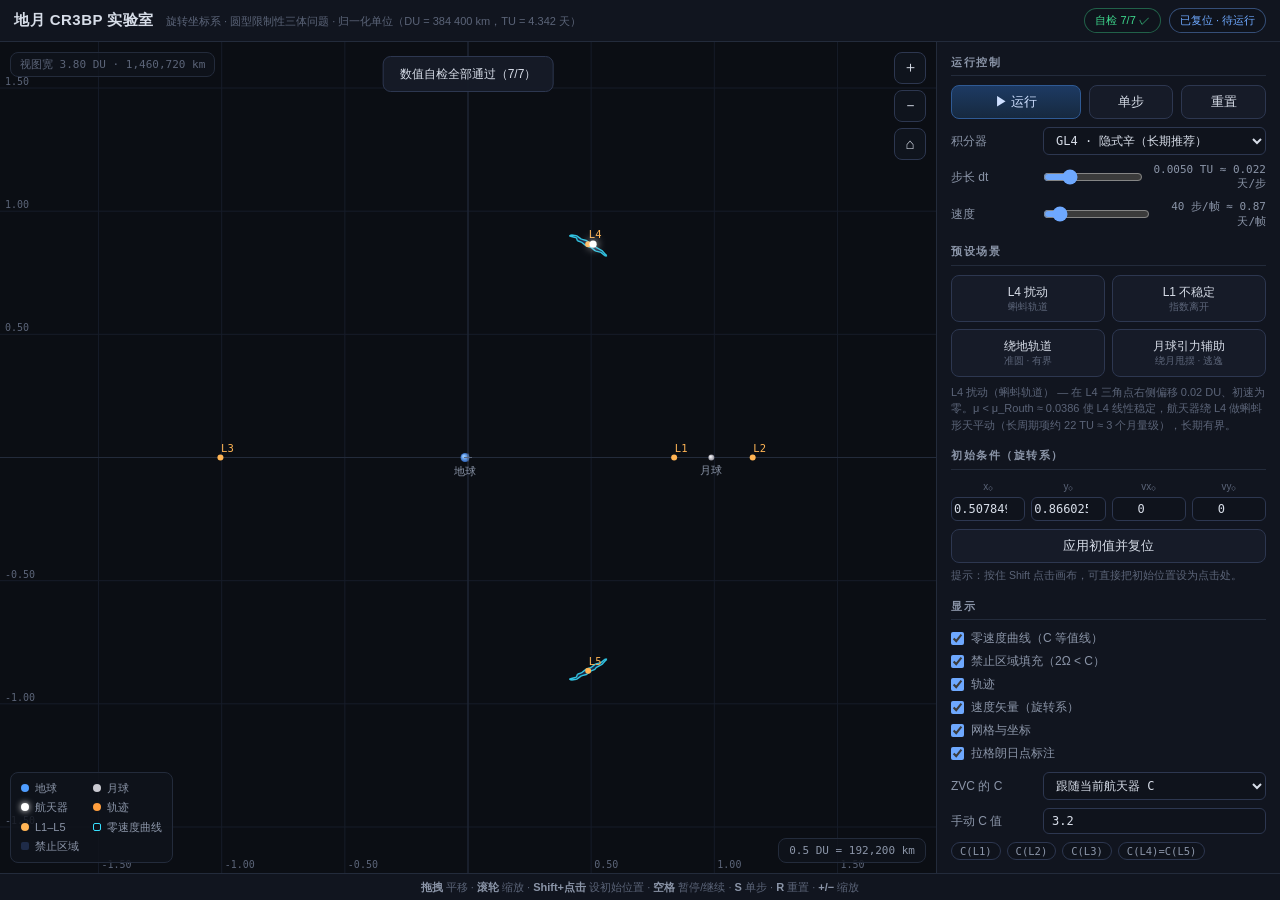
<file: submissions/zcode--glm-5.3maxlinux--2026-09-09/index.html>
<!DOCTYPE html>
<html lang="zh-CN">
<head>
<meta charset="UTF-8">
<meta name="viewport" content="width=device-width, initial-scale=1">
<title>地月限制性三体问题实验室 · CR3BP Lab</title>
<!--
  地月圆型限制性三体问题（CR3BP）交互实验室 —— 单文件，无外部依赖。
  · 旋转坐标系动力学方程（归一化单位）实时数值积分
  · 积分器：RK4（经典四阶显式） / GL4（二级 Gauss–Legendre 隐式辛积分器，适合长期模拟）
  · 拉格朗日点 L1–L5 数值求解与标注；零速度曲线（marching squares 等值线 + 禁止区域填充）
  · 内置真实自检（页面内实时计算，无任何预制结果）：拉格朗日点残差 / 步长收敛阶 /
    积分器互检 / Jacobi 守恒 / NaN 防护 / 零速度曲线完整性
-->
<style>
  :root{
    --bg:#0b0e14; --bg2:#0f131c; --panel:#11151f; --panel2:#161b28;
    --line:#232b3b; --line2:#2d3750;
    --txt:#d7dde8; --txt2:#8b95a8; --txt3:#5b6478;
    --blue:#6ea8fe; --cyan:#37e0ff; --amber:#ffb454; --orange:#ff9e3d;
    --ok:#3dd68c; --warn:#ffd24a; --bad:#ff6b6b;
    --mono:ui-monospace,SFMono-Regular,Menlo,Consolas,monospace;
  }
  *{box-sizing:border-box; margin:0; padding:0}
  html,body{height:100%}
  body{
    background:var(--bg); color:var(--txt);
    font:13px/1.5 -apple-system,"Segoe UI","PingFang SC","Microsoft YaHei",sans-serif;
    display:flex; flex-direction:column; overflow:hidden;
    font-variant-numeric:tabular-nums;
  }
  /* ── 顶栏 ─────────────────────────── */
  header.topbar{
    display:flex; align-items:center; justify-content:space-between;
    padding:8px 14px; background:var(--panel); border-bottom:1px solid var(--line);
    flex:0 0 auto; gap:10px;
  }
  .brand{display:flex; align-items:baseline; gap:12px; min-width:0}
  .brand h1{font-size:15px; font-weight:600; letter-spacing:.5px; white-space:nowrap}
  .brand .sub{font-size:11px; color:var(--txt3); white-space:nowrap; overflow:hidden; text-overflow:ellipsis}
  .badges{display:flex; gap:8px; align-items:center; white-space:nowrap}
  .badge{
    font-size:11px; padding:3px 10px; border-radius:999px; border:1px solid var(--line2);
    color:var(--txt2); background:var(--bg2); user-select:none;
  }
  .badge.ok{color:var(--ok); border-color:rgba(61,214,140,.4); cursor:pointer}
  .badge.bad{color:var(--bad); border-color:rgba(255,107,107,.45); cursor:pointer}
  .badge.pending{color:var(--warn); border-color:rgba(255,210,74,.35); cursor:pointer}
  #chipStatus.run{color:var(--ok); border-color:rgba(61,214,140,.4)}
  #chipStatus.pause{color:var(--blue); border-color:rgba(110,168,254,.4)}
  #chipStatus.stop{color:var(--bad); border-color:rgba(255,107,107,.5)}
  #chipStatus.escape{color:var(--txt2)}
  /* ── 主布局 ─────────────────────────── */
  main.layout{flex:1 1 auto; display:grid; grid-template-columns:1fr 344px; min-height:0}
  section.stage{position:relative; min-width:0; background:var(--bg); overflow:hidden}
  canvas#cv{position:absolute; inset:0; width:100%; height:100%; display:block; cursor:grab}
  canvas#cv.dragging{cursor:grabbing}
  .stage-tools{position:absolute; top:10px; right:10px; display:flex; flex-direction:column; gap:6px; z-index:5}
  .stage-tools button{
    width:32px; height:32px; border-radius:8px; border:1px solid var(--line2);
    background:rgba(17,21,31,.85); color:var(--txt); font-size:15px; cursor:pointer;
  }
  .stage-tools button:hover{border-color:var(--blue); color:var(--blue)}
  .legend{
    position:absolute; left:10px; bottom:10px; z-index:5;
    background:rgba(15,19,28,.82); border:1px solid var(--line); border-radius:8px;
    padding:7px 10px; font-size:11px; color:var(--txt2); display:grid; grid-template-columns:auto auto; gap:3px 14px;
  }
  .legend .it{display:flex; align-items:center; gap:6px}
  .dot{width:8px; height:8px; border-radius:50%; flex:0 0 auto}
  .sq{width:8px; height:8px; border-radius:2px; flex:0 0 auto}
  .scalebar{
    position:absolute; right:10px; bottom:10px; z-index:5;
    background:rgba(15,19,28,.82); border:1px solid var(--line); border-radius:8px;
    padding:5px 10px; font:11px var(--mono); color:var(--txt2);
  }
  .zoominfo{position:absolute; top:10px; left:10px; z-index:5; font:11px var(--mono); color:var(--txt3);
    background:rgba(15,19,28,.75); border:1px solid var(--line); border-radius:8px; padding:4px 9px}
  .toast{
    position:absolute; top:14px; left:50%; transform:translateX(-50%); z-index:9;
    background:rgba(22,27,40,.95); border:1px solid var(--line2); color:var(--txt);
    border-radius:8px; padding:8px 16px; font-size:12px; max-width:70%;
    opacity:0; transition:opacity .25s; pointer-events:none;
  }
  .toast.show{opacity:1}
  /* ── 右侧面板 ─────────────────────────── */
  aside.panel{
    background:var(--panel); border-left:1px solid var(--line); overflow-y:auto; padding:12px 14px 30px;
    scrollbar-width:thin; scrollbar-color:var(--line2) transparent;
  }
  aside.panel section{margin-bottom:14px}
  aside.panel h2{
    font-size:11px; font-weight:600; color:var(--txt2); letter-spacing:1.5px;
    border-bottom:1px solid var(--line); padding-bottom:5px; margin-bottom:9px;
  }
  .btnrow{display:flex; gap:8px; flex-wrap:wrap}
  .btn{
    border:1px solid var(--line2); background:var(--panel2); color:var(--txt);
    padding:7px 14px; border-radius:8px; cursor:pointer; font-size:13px;
  }
  .btn:hover{border-color:var(--blue); color:var(--blue)}
  .btn.primary{background:linear-gradient(180deg,#1d3a63,#16293f); border-color:#2f5a94; color:#cfe0ff}
  .btn.primary:hover{filter:brightness(1.15)}
  .btn.wide{flex:1 1 auto}
  .btn.tiny{padding:3px 9px; font-size:11px; border-radius:6px}
  .row{display:flex; align-items:center; gap:8px; margin:8px 0}
  .row label{flex:0 0 84px; color:var(--txt2); font-size:12px}
  .row .val{flex:1 1 auto; text-align:right; font:11px var(--mono); color:var(--txt2); min-width:0}
  input[type=range]{flex:1 1 auto; accent-color:var(--blue); min-width:0}
  select,input[type=number],input[type=text]{
    background:var(--bg2); border:1px solid var(--line2); color:var(--txt);
    border-radius:6px; padding:5px 8px; font:12px var(--mono); width:100%;
  }
  select:focus,input:focus{outline:none; border-color:var(--blue)}
  .icgrid{display:grid; grid-template-columns:repeat(4,1fr); gap:6px; margin:8px 0}
  .icgrid .f{display:flex; flex-direction:column; gap:3px}
  .icgrid .f span{font-size:10px; color:var(--txt3); text-align:center}
  .icgrid input{text-align:center; padding:4px 2px}
  .chk{display:flex; align-items:center; gap:7px; margin:5px 0; color:var(--txt2); font-size:12px; cursor:pointer; user-select:none}
  .chk input{accent-color:var(--blue)}
  .presetbtns{display:grid; grid-template-columns:1fr 1fr; gap:7px}
  .presetbtns .btn{padding:8px 6px; font-size:12px; line-height:1.35; text-align:center}
  .presetbtns .btn small{display:block; color:var(--txt3); font-size:10px}
  #presetDesc{font-size:11px; color:var(--txt3); margin-top:7px; line-height:1.5}
  .readout{display:grid; grid-template-columns:88px 1fr; gap:4px 8px; font-size:12px}
  .readout .k{color:var(--txt3)}
  .readout .v{font-family:var(--mono); font-size:11.5px; text-align:right; color:var(--txt)}
  .readout .v.hi{color:var(--amber)}
  .readout .v.ok{color:var(--ok)} .readout .v.warn{color:var(--warn)} .readout .v.bad{color:var(--bad)}
  .zvcchips{display:flex; gap:6px; flex-wrap:wrap; margin-top:7px}
  .chip{
    font:10.5px var(--mono); color:var(--txt2); border:1px solid var(--line2); border-radius:999px;
    padding:2px 8px; cursor:pointer; background:var(--bg2);
  }
  .chip:hover{color:var(--cyan); border-color:var(--cyan)}
  /* 自检表 */
  #selfTestResults{margin-top:8px}
  .strow{display:grid; grid-template-columns:1fr auto; gap:2px 8px; padding:6px 8px; border:1px solid var(--line);
    border-radius:7px; margin-bottom:5px; background:var(--bg2)}
  .strow .nm{font-size:12px; color:var(--txt)}
  .strow .dt{font:10.5px var(--mono); color:var(--txt3); grid-column:1 / 2}
  .strow .pf{grid-row:1; grid-column:2; font-size:11px; align-self:center; white-space:nowrap}
  .strow.pass .pf{color:var(--ok)} .strow.fail .pf{color:var(--bad)}
  .strow.running .pf{color:var(--warn)}
  details.about{font-size:11.5px; color:var(--txt2); line-height:1.6}
  details.about summary{cursor:pointer; color:var(--txt2); font-weight:600; font-size:11px; letter-spacing:1px; padding-bottom:5px}
  details.about .eq{font-family:var(--mono); font-size:11px; color:var(--txt); background:var(--bg2);
    border:1px solid var(--line); border-radius:6px; padding:6px 9px; margin:6px 0; overflow-x:auto; white-space:nowrap}
  details.about p{margin:6px 0}
  footer.hintbar{
    flex:0 0 auto; background:var(--panel); border-top:1px solid var(--line);
    color:var(--txt3); font-size:11px; padding:5px 14px; text-align:center; white-space:nowrap; overflow:hidden; text-overflow:ellipsis;
  }
  footer.hintbar b{color:var(--txt2); font-weight:600}
</style>
</head>
<body>

<header class="topbar">
  <div class="brand">
    <h1>地月 CR3BP 实验室</h1>
    <span class="sub">旋转坐标系 · 圆型限制性三体问题 · 归一化单位（DU = 384 400 km，TU = 4.342 天）</span>
  </div>
  <div class="badges">
    <span id="badgeSelfTest" class="badge pending" title="点击运行数值自检">自检：待运行</span>
    <span id="chipStatus" class="badge pause">已复位</span>
  </div>
</header>

<main class="layout">
  <section class="stage" id="stage">
    <canvas id="cv"></canvas>
    <div class="zoominfo" id="zoomInfo"></div>
    <div class="stage-tools">
      <button id="btnZoomIn"  title="放大（也可滚轮）">＋</button>
      <button id="btnZoomOut" title="缩小（也可滚轮）">－</button>
      <button id="btnViewReset" title="重置视图">⌂</button>
    </div>
    <div class="legend">
      <span class="it"><span class="dot" style="background:#4f9dff"></span>地球</span>
      <span class="it"><span class="dot" style="background:#c9c9d1"></span>月球</span>
      <span class="it"><span class="dot" style="background:#fff;box-shadow:0 0 6px #fff"></span>航天器</span>
      <span class="it"><span class="dot" style="background:var(--orange)"></span>轨迹</span>
      <span class="it"><span class="dot" style="background:var(--amber)"></span>L1–L5</span>
      <span class="it"><span class="sq" style="border:1.5px solid var(--cyan)"></span>零速度曲线</span>
      <span class="it"><span class="sq" style="background:rgba(78,120,210,.25)"></span>禁止区域</span>
    </div>
    <div class="scalebar" id="scalebar"></div>
    <div class="toast" id="toast"></div>
  </section>

  <aside class="panel">
    <section>
      <h2>运行控制</h2>
      <div class="btnrow">
        <button class="btn primary wide" id="btnRun" style="flex:2 1 auto">▶ 运行</button>
        <button class="btn wide" id="btnStep" title="推进一步（S）">单步</button>
        <button class="btn wide" id="btnReset" title="重置到初始条件（R）">重置</button>
      </div>
      <div class="row">
        <label for="selInteg">积分器</label>
        <select id="selInteg">
          <option value="gl4" selected>GL4 · 隐式辛（长期推荐）</option>
          <option value="rk4">RK4 · 经典四阶</option>
        </select>
      </div>
      <div class="row">
        <label for="rngDt">步长 dt</label>
        <input type="range" id="rngDt" min="0.0005" max="0.02" step="0.0005" value="0.005">
        <span class="val" id="outDt"></span>
      </div>
      <div class="row">
        <label for="rngSpeed">速度</label>
        <input type="range" id="rngSpeed" min="1" max="400" step="1" value="24">
        <span class="val" id="outSpeed"></span>
      </div>
    </section>

    <section>
      <h2>预设场景</h2>
      <div class="presetbtns">
        <button class="btn" data-preset="l4">L4 扰动<small>蝌蚪轨道</small></button>
        <button class="btn" data-preset="l1">L1 不稳定<small>指数离开</small></button>
        <button class="btn" data-preset="earth">绕地轨道<small>准圆 · 有界</small></button>
        <button class="btn" data-preset="flyby">月球引力辅助<small>绕月甩摆 · 逃逸</small></button>
      </div>
      <div id="presetDesc">选择预设会设定初始条件、推荐步长 / 积分器 / 视图并复位（暂停状态）。</div>
    </section>

    <section>
      <h2>初始条件（旋转系）</h2>
      <div class="icgrid">
        <div class="f"><span>x₀</span><input type="number" id="inX0" step="0.01" value="0"></div>
        <div class="f"><span>y₀</span><input type="number" id="inY0" step="0.01" value="0"></div>
        <div class="f"><span>vx₀</span><input type="number" id="inVx0" step="0.01" value="0"></div>
        <div class="f"><span>vy₀</span><input type="number" id="inVy0" step="0.01" value="0"></div>
      </div>
      <div class="btnrow">
        <button class="btn wide" id="btnApplyIC">应用初值并复位</button>
      </div>
      <div style="font-size:10.5px;color:var(--txt3);margin-top:5px">提示：按住 Shift 点击画布，可直接把初始位置设为点击处。</div>
    </section>

    <section>
      <h2>显示</h2>
      <label class="chk"><input type="checkbox" id="chkZvc" checked>零速度曲线（C 等值线）</label>
      <label class="chk"><input type="checkbox" id="chkFill" checked>禁止区域填充（2Ω &lt; C）</label>
      <label class="chk"><input type="checkbox" id="chkTrail" checked>轨迹</label>
      <label class="chk"><input type="checkbox" id="chkVel" checked>速度矢量（旋转系）</label>
      <label class="chk"><input type="checkbox" id="chkGrid" checked>网格与坐标</label>
      <label class="chk"><input type="checkbox" id="chkLpts" checked>拉格朗日点标注</label>
      <div class="row" style="margin-top:10px">
        <label for="selCMode">ZVC 的 C</label>
        <select id="selCMode">
          <option value="follow" selected>跟随当前航天器 C</option>
          <option value="initial">固定为初始 C₀</option>
          <option value="manual">手动设定</option>
        </select>
      </div>
      <div class="row">
        <label for="inCManual">手动 C 值</label>
        <input type="number" id="inCManual" step="0.001" value="3.2" style="flex:1 1 auto">
      </div>
      <div class="zvcchips">
        <span class="chip" data-c="L1">C(L1)</span><span class="chip" data-c="L2">C(L2)</span>
        <span class="chip" data-c="L3">C(L3)</span><span class="chip" data-c="L4">C(L4)=C(L5)</span>
      </div>
    </section>

    <section>
      <h2>实时数据</h2>
      <div class="readout">
        <span class="k">仿真时间</span>   <span class="v" id="stT">0 TU = 0 天</span>
        <span class="k">位置 x, y</span> <span class="v" id="stXY">—</span>
        <span class="k">速度 vx, vy</span><span class="v" id="stV">—</span>
        <span class="k">|v| 旋转系</span> <span class="v" id="stVr">—</span>
        <span class="k">|v| 惯性系</span> <span class="v hi" id="stVi">—</span>
        <span class="k">距地心</span>     <span class="v" id="stDE">—</span>
        <span class="k">距月心</span>     <span class="v" id="stDM">—</span>
        <span class="k">Jacobi C</span>   <span class="v" id="stC">—</span>
        <span class="k">初始 C₀</span>    <span class="v" id="stC0">—</span>
        <span class="k">漂移 |C−C₀|</span><span class="v" id="stDC">—</span>
        <span class="k">积分步数</span>    <span class="v" id="stSteps">0</span>
        <span class="k">积分器</span>      <span class="v" id="stInteg">—</span>
      </div>
    </section>

    <section>
      <h2>数值自检（页面内实时计算）</h2>
      <div class="btnrow"><button class="btn wide" id="btnSelfTest">▶ 运行自检</button></div>
      <div id="selfTestResults"><div style="font-size:11px;color:var(--txt3);margin-top:7px">尚未运行。加载后会自动运行一次。</div></div>
    </section>

    <section>
      <h2>关于模型</h2>
      <details class="about" open>
        <summary>方程、单位与数值说明</summary>
        <p>质量参数 μ = m<sub>月</sub>/(m<sub>地</sub>+m<sub>月</sub>) = 0.0121505856；距离单位 DU = 半长轴 384 400 km；时间单位 TU 使轨道角速度 ω = 1（1 TU ≈ 4.342 天，周期 2π TU ≈ 27.28 天）。地球固定于 (−μ, 0)，月球固定于 (1−μ, 0)。</p>
        <div class="eq">ẍ = 2ẏ + x − (1−μ)(x+μ)/r₁³ − μ(x−1+μ)/r₂³</div>
        <div class="eq">ÿ = −2ẋ + y − (1−μ)·y/r₁³ − μ·y/r₂³</div>
        <div class="eq">C = 2Ω − v² ， Ω = ½(x²+y²) + (1−μ)/r₁ + μ/r₂</div>
        <p><b>积分器</b>：RK4 为经典显式四阶，长期模拟中 Jacobi 常数存在系统性漂移；GL4 为二级 Gauss–Legendre 隐式辛积分器（不动点迭代求解），对这类含科里奥利项的哈密顿系统保持辛结构，Jacobi 误差有界不增长，适合长期模拟。两者均为四阶精度。</p>
        <p><b>防护</b>：状态出现 NaN/Inf 或天体半径内碰撞（地球 6 378 km、月球 1 737 km）或 |r| &gt; 30 DU 时自动停止积分。</p>
        <p><b>理想化假设</b>：平面（二维）问题、主天体为质点且做严格圆运动、无太阳摄动 / 地月偏心率 / 太阳辐射压等，数值实验结论不应直接外推到真实任务设计。</p>
      </details>
    </section>
  </aside>
</main>

<footer class="hintbar">
  <b>拖拽</b> 平移 · <b>滚轮</b> 缩放 · <b>Shift+点击</b> 设初始位置 · <b>空格</b> 暂停/继续 · <b>S</b> 单步 · <b>R</b> 重置 · <b>+/−</b> 缩放
</footer>

<script>
'use strict';
/* ════════════════════════════════════════════════════════════════
 * 1. 物理内核：CR3BP（旋转坐标系，归一化单位）
 * ════════════════════════════════════════════════════════════════ */
const MU = 0.0121505856;                    // m2/(m1+m2)
const A_KM = 384400;                        // 1 DU 对应 km
const GM_SUM = 403503.2355;                 // G(m1+m2) km³/s²
const TU_DAYS = Math.sqrt(A_KM ** 3 / GM_SUM) / 86400;   // 1 TU ≈ 4.3424 天
const RE_DU = 6378.137 / A_KM;              // 地球半径（DU）
const RM_DU = 1737.4 / A_KM;                // 月球半径（DU）
const fmtKm = new Intl.NumberFormat('zh-CN', {maximumFractionDigits: 0});

/** 有效势 Ω(x,y) */
function omega(x, y) {
  const r1 = Math.hypot(x + MU, y), r2 = Math.hypot(x - 1 + MU, y);
  return 0.5 * (x * x + y * y) + (1 - MU) / r1 + MU / r2;
}
/** 右端函数 f(s) = [vx, vy, ax, ay] */
function f(s) {
  const [x, y, vx, vy] = s;
  const r1 = Math.hypot(x + MU, y), r2 = Math.hypot(x - 1 + MU, y);
  const r1c = r1 * r1 * r1, r2c = r2 * r2 * r2;
  return [vx, vy,
    2 * vy + x - (1 - MU) * (x + MU) / r1c - MU * (x - 1 + MU) / r2c,
    -2 * vx + y - (1 - MU) * y / r1c - MU * y / r2c];
}
const isFinite4 = s => Number.isFinite(s[0]) && Number.isFinite(s[1]) && Number.isFinite(s[2]) && Number.isFinite(s[3]);
/** Jacobi 常数 C = 2Ω − v²（s 非有限时返回 NaN） */
function jacobi(s) { return isFinite4(s) ? 2 * omega(s[0], s[1]) - (s[2] * s[2] + s[3] * s[3]) : NaN; }

/** 共线拉格朗日点：二分求 g(x)=0（区间内唯一根） */
function solveCollinear(lo, hi) {
  const g = x => x - (1 - MU) * (x + MU) / Math.abs(x + MU) ** 3 - MU * (x - 1 + MU) / Math.abs(x - 1 + MU) ** 3;
  let a = lo, b = hi;
  for (let i = 0; i < 160 && (b - a) > 1e-15 * Math.max(1, Math.abs(b)); i++) {
    const m = 0.5 * (a + b);
    (g(a) * g(m) <= 0) ? (b = m) : (a = m);
  }
  return 0.5 * (a + b);
}
const LPTS = (() => {
  const L4x = 0.5 - MU, L4y = Math.sqrt(3) / 2;
  const pts = {
    L1: {x: solveCollinear(-MU + 1e-9, 1 - MU - 1e-9), y: 0},
    L2: {x: solveCollinear(1 - MU + 1e-9, 2), y: 0},
    L3: {x: solveCollinear(-2, -MU - 1e-9), y: 0},
    L4: {x: L4x, y: L4y}, L5: {x: L4x, y: -L4y},
  };
  for (const p of Object.values(pts)) p.C = 2 * omega(p.x, p.y);
  return pts;
})();

/* ════════════════════════════════════════════════════════════════
 * 2. 积分器：RK4 与 GL4（二级 Gauss–Legendre，隐式辛，四阶）
 * ════════════════════════════════════════════════════════════════ */
const add4 = (s, k, h) => [s[0] + h * k[0], s[1] + h * k[1], s[2] + h * k[2], s[3] + h * k[3]];
const INT = {
  rk4: {
    label: 'RK4（经典四阶显式）',
    evalsPerStep: 4, lastIters: 0, lastDelta: 0, failed: false,
    step(s, dt) {
      const k1 = f(s), k2 = f(add4(s, k1, dt / 2)), k3 = f(add4(s, k2, dt / 2)), k4 = f(add4(s, k3, dt));
      return [0, 1, 2, 3].map(j => s[j] + dt / 6 * (k1[j] + 2 * k2[j] + 2 * k3[j] + k4[j]));
    }
  },
  gl4: {
    label: 'GL4（二级 Gauss–Legendre 隐式辛）',
    evalsPerStep: 2, lastIters: 0, lastDelta: 0, failed: false,
    step(s, dt) {
      const r3_6 = Math.sqrt(3) / 6;
      const a12 = 0.25 - r3_6, a21 = 0.25 + r3_6;
      let k1 = f(s), k2 = f(s);
      let it = 0, delta = Infinity;
      this.failed = false;
      for (; it < 24; it++) {
        const Y1 = [s[0] + dt * (0.25 * k1[0] + a12 * k2[0]), s[1] + dt * (0.25 * k1[1] + a12 * k2[1]),
                    s[2] + dt * (0.25 * k1[2] + a12 * k2[2]), s[3] + dt * (0.25 * k1[3] + a12 * k2[3])];
        const Y2 = [s[0] + dt * (a21 * k1[0] + 0.25 * k2[0]), s[1] + dt * (a21 * k1[1] + 0.25 * k2[1]),
                    s[2] + dt * (a21 * k1[2] + 0.25 * k2[2]), s[3] + dt * (a21 * k1[3] + 0.25 * k2[3])];
        const n1 = f(Y1), n2 = f(Y2);
        delta = 0;
        for (let j = 0; j < 4; j++) delta = Math.max(delta, Math.abs(n1[j] - k1[j]), Math.abs(n2[j] - k2[j]));
        k1 = n1; k2 = n2;
        if (delta < 1e-13) break;
      }
      this.lastIters = it + 1; this.lastDelta = delta;
      if (!(delta < 1e-2)) this.failed = true;   // 不动点迭代明显发散 → 标记失败
      return [s[0] + dt * 0.5 * (k1[0] + k2[0]), s[1] + dt * 0.5 * (k1[1] + k2[1]),
              s[2] + dt * 0.5 * (k1[2] + k2[2]), s[3] + dt * 0.5 * (k1[3] + k2[3])];
    }
  }
};

/* ════════════════════════════════════════════════════════════════
 * 3. 零速度曲线：Ω 网格 + marching squares + 禁止区域填充（离屏）
 * ════════════════════════════════════════════════════════════════ */
const ZVC = {
  x0: -1.8, x1: 1.8, y0: -1.6, y1: 1.6, nx: 181, ny: 161,
  grid: null, segs: [], builtC: NaN,
  PW: 900, PH: 800,                       // 离屏画布像素（250 px/DU）
  off: null, offCtx: null,
  init() {
    const {nx, ny, x0, y0, x1, y1} = this;
    this.grid = new Float64Array(nx * ny);
    for (let j = 0; j < ny; j++) for (let i = 0; i < nx; i++)
      this.grid[j * nx + i] = omega(x0 + i * (x1 - x0) / (nx - 1), y0 + j * (y1 - y0) / (ny - 1));
    this.off = document.createElement('canvas');
    this.off.width = this.PW; this.off.height = this.PH;
    this.offCtx = this.off.getContext('2d');
  },
  /** 在等值线 level 上以 marching squares 生成线段（物理坐标） */
  contour(level) {
    const {nx, ny, grid, x0, y0} = this;
    const dx = (this.x1 - x0) / (nx - 1), dy = (this.y1 - y0) / (ny - 1);
    const segs = [];
    const px = i => x0 + i * dx, py = j => y0 + j * dy;
    for (let j = 0; j < ny - 1; j++) for (let i = 0; i < nx - 1; i++) {
      const a = grid[j * nx + i], b = grid[j * nx + i + 1], c = grid[(j + 1) * nx + i + 1], d = grid[(j + 1) * nx + i];
      const m = (a < level ? 1 : 0) | (b < level ? 2 : 0) | (c < level ? 4 : 0) | (d < level ? 8 : 0);
      if (m === 0 || m === 15) continue;
      const xb = px(i), xb1 = px(i + 1), yb = py(j), yb1 = py(j + 1);
      const E = { // 各边交点（线性插值）
        bot: [xb + (level - a) / (b - a) * dx, yb],
        rgt: [xb1, yb + (level - b) / (c - b) * dy],
        top: [xb + (level - d) / (c - d) * dx, yb1],
        lft: [xb, yb + (level - a) / (d - a) * dy],
      };
      const put = (e1, e2) => segs.push(E[e1][0], E[e1][1], E[e2][0], E[e2][1]);
      switch (m) {
        case 1: case 14: put('lft', 'bot'); break;
        case 2: case 13: put('bot', 'rgt'); break;
        case 3: case 12: put('lft', 'rgt'); break;
        case 4: case 11: put('rgt', 'top'); break;
        case 6: case 9:  put('bot', 'top'); break;
        case 7: case 8:  put('lft', 'top'); break;
        case 5:  put('lft', 'top'); put('bot', 'rgt'); break;   // 鞍点（取一种连接）
        case 10: put('lft', 'bot'); put('rgt', 'top'); break;   // 鞍点（取一种连接）
      }
    }
    return segs;
  },
  /** 重建给定 C 的线段与禁止区域填充（2Ω < C ⇔ Ω < C/2 为禁区）
   *  填充用与 marching squares 同源的单元格多边形裁剪，边缘与等值线严格一致（无锯齿） */
  rebuild(C) {
    this.builtC = C;
    const level = C / 2;
    this.segs = this.contour(level);
    const {nx, ny, grid, x0, y0, PW, PH, offCtx} = this;
    const dx = (this.x1 - x0) / (nx - 1), dy = (this.y1 - y0) / (ny - 1);
    const px = x => (x - x0) / (this.x1 - x0) * PW;      // 物理 → 离屏像素
    const py = y => (this.y1 - y) / (this.y1 - y0) * PH;  // 注意 y 翻转
    offCtx.clearRect(0, 0, PW, PH);
    offCtx.fillStyle = 'rgba(78,120,210,.25)';
    offCtx.beginPath();
    for (let j = 0; j < ny - 1; j++) for (let i = 0; i < nx - 1; i++) {
      const va = grid[j * nx + i], vb = grid[j * nx + i + 1],
            vc = grid[(j + 1) * nx + i + 1], vd = grid[(j + 1) * nx + i];
      const bA = va < level, bB = vb < level, bC = vc < level, bD = vd < level;
      const m = (bA ? 1 : 0) | (bB ? 2 : 0) | (bC ? 4 : 0) | (bD ? 8 : 0);
      if (m === 0) continue;
      const xa = x0 + i * dx, xb = x0 + (i + 1) * dx, ya = y0 + j * dy, yb = y0 + (j + 1) * dy;
      if (m === 15) {   // 整格都在禁区内：快速路径
        offCtx.rect(px(xa), py(yb), px(xb) - px(xa) + 0.7, py(ya) - py(yb) + 0.7);
        continue;
      }
      // 混合格：取「低于 level 的角点 + 各边交点」按绕格顺序连线，即格内禁区多边形
      const poly = [];
      const cross = (v1, v2, x1_, y1_, x2_, y2_) => {
        if ((v1 < level) === (v2 < level)) return null;   // 该边无符号变化
        const t = (level - v1) / (v2 - v1);
        return [x1_ + t * (x2_ - x1_), y1_ + t * (y2_ - y1_)];
      };
      // 绕格顺序：a → 底边 → b → 右边 → c → 顶边 → d → 左边
      if (bA) poly.push([xa, ya]);
      let p = cross(va, vb, xa, ya, xb, ya); if (p) poly.push(p);
      if (bB) poly.push([xb, ya]);
      p = cross(vb, vc, xb, ya, xb, yb); if (p) poly.push(p);
      if (bC) poly.push([xb, yb]);
      p = cross(vd, vc, xa, yb, xb, yb); if (p) poly.push(p);   // 顶边按 d→c 方向
      if (bD) poly.push([xa, yb]);
      p = cross(va, vd, xa, ya, xa, yb); if (p) poly.push(p);
      if (poly.length >= 3) {
        offCtx.moveTo(px(poly[0][0]), py(poly[0][1]));
        for (let k = 1; k < poly.length; k++) offCtx.lineTo(px(poly[k][0]), py(poly[k][1]));
        offCtx.closePath();
      }
    }
    offCtx.fill();
  }
};

/* ════════════════════════════════════════════════════════════════
 * 4. 仿真状态与步进（含碰撞 / NaN / 逃逸 / 不收敛防护）
 * ════════════════════════════════════════════════════════════════ */
const sim = {
  s: [0, 0, 0, 0], t: 0, nSteps: 0, C0: NaN,
  ic: {x: 0, y: 0, vx: 0, vy: 0},
  running: false, status: 'idle',        // idle|running|paused|earth|moon|escaped|nan|unconv
  trail: [],                              // 扁平数组 [x0,y0,x1,y1,...]
};
const TRAIL_MAX = 120000;                 // 数值个数（=点的 2 倍）
function trailPush(x, y) {
  sim.trail.push(x, y);
  if (sim.trail.length > TRAIL_MAX) {     // 超限时隔点抽稀，保留整体形状
    const t = sim.trail, out = [];
    for (let i = 0; i < t.length; i += 4) out.push(t[i], t[i + 1]);
    sim.trail = out;
  }
}
function guard(s) {
  if (!isFinite4(s)) return 'nan';
  if (Math.hypot(s[0] + MU, s[1]) < RE_DU) return 'earth';
  if (Math.hypot(s[0] - 1 + MU, s[1]) < RM_DU) return 'moon';
  return null;
}
const RUNNABLE = new Set(['idle', 'running', 'paused']);
function stepOnce() {
  if (!RUNNABLE.has(sim.status)) return false;
  const integ = INT[$('selInteg').value];
  const g0 = guard(sim.s);
  if (g0) { setStatus(g0); return false; }
  const s1 = integ.step(sim.s, curDt);
  if (!isFinite4(s1)) { setStatus('nan'); toast('数值防护：状态出现 NaN/Inf，积分已停止'); return false; }
  if (integ.failed)   { setStatus('unconv'); toast('数值防护：GL4 不动点迭代未收敛，积分已停止'); return false; }
  const g1 = guard(s1);
  sim.s = s1; sim.t += curDt; sim.nSteps++;
  trailPush(s1[0], s1[1]);
  if (g1) setStatus(g1);
  else if (Math.hypot(s1[0], s1[1]) > 30) setStatus('escaped');
  return RUNNABLE.has(sim.status);
}
function resetSim() {
  const ic = sim.ic;
  sim.s = [ic.x, ic.y, ic.vx, ic.vy];
  if (!isFinite4(sim.s)) { sim.s = [0, 0, 0, 0]; toast('初始条件含非有限值，已用 (0,0,0,0)'); }
  sim.t = 0; sim.nSteps = 0; sim.trail.length = 0;
  trailPush(sim.s[0], sim.s[1]);
  sim.C0 = jacobi(sim.s);
  sim.running = false; setStatus('idle');
  zvcForceRebuild(); simDirty = true; updateStats();
}

/* ════════════════════════════════════════════════════════════════
 * 5. 视图（相机）与渲染
 * ════════════════════════════════════════════════════════════════ */
const cv = $('cv'), ctx = cv.getContext('2d');
const stageEl = $('stage');
let W = 100, H = 100, dpr = 1;
const cam = {cx: 0, cy: 0, scale: 200};
let simDirty = true, viewDirty = true;

function resizeCanvas() {
  const r = stageEl.getBoundingClientRect();
  W = Math.max(80, r.width); H = Math.max(80, r.height);
  dpr = window.devicePixelRatio || 1;
  cv.width = Math.round(W * dpr); cv.height = Math.round(H * dpr);
  viewDirty = true;
}
const toScreen = (x, y) => [(x - cam.cx) * cam.scale + W / 2, H / 2 - (y - cam.cy) * cam.scale];
const toPhys = (X, Y) => [(X - W / 2) / cam.scale + cam.cx, (H / 2 - Y) / cam.scale + cam.cy];
function defaultView(widthDU = 3.8, cx = 0, cy = 0) { cam.cx = cx; cam.cy = cy; cam.scale = W / widthDU; viewDirty = true; }

function niceStep() {  // 网格间距：使格距 ≥ 64 px
  for (const s of [0.05, 0.1, 0.25, 0.5, 1, 2, 5]) if (s * cam.scale >= 64) return s;
  return 10;
}
function render() {
  ctx.setTransform(dpr, 0, 0, dpr, 0, 0);
  ctx.fillStyle = '#0b0e14'; ctx.fillRect(0, 0, W, H);
  const [px0, py0] = toPhys(0, 0), [px1, py1] = toPhys(W, H);
  const xmin = Math.min(px0, px1), xmax = Math.max(px0, px1);
  const ymin = Math.min(py0, py1), ymax = Math.max(py0, py1);

  // 网格
  if ($('chkGrid').checked) {
    const st = niceStep();
    ctx.lineWidth = 1; ctx.font = '10px ui-monospace,monospace'; ctx.fillStyle = '#5b6478';
    ctx.strokeStyle = '#161c29';
    for (let x = Math.ceil(xmin / st) * st; x <= xmax; x += st) {
      const X = toScreen(x, 0)[0];
      ctx.beginPath(); ctx.moveTo(X, 0); ctx.lineTo(X, H); ctx.stroke();
      if (Math.abs(x) > st / 4) ctx.fillText(x.toFixed(st < 1 ? 2 : 0), X + 3, H - 5);
    }
    for (let y = Math.ceil(ymin / st) * st; y <= ymax; y += st) {
      const Y = toScreen(0, y)[1];
      ctx.beginPath(); ctx.moveTo(0, Y); ctx.lineTo(W, Y); ctx.stroke();
      if (Math.abs(y) > st / 4) ctx.fillText(y.toFixed(st < 1 ? 2 : 0), 5, Y - 3);
    }
    // 坐标轴
    ctx.strokeStyle = '#232b3b';
    const X0 = toScreen(0, 0)[0], Y0 = toScreen(0, 0)[1];
    if (X0 >= 0 && X0 <= W) { ctx.beginPath(); ctx.moveTo(X0, 0); ctx.lineTo(X0, H); ctx.stroke(); }
    if (Y0 >= 0 && Y0 <= H) { ctx.beginPath(); ctx.moveTo(0, Y0); ctx.lineTo(W, Y0); ctx.stroke(); }
  }

  // 零速度曲线（跟随/固定/手动 C）
  const showZvc = $('chkZvc').checked, showFill = $('chkFill').checked;
  if (showZvc || showFill) {
    const Cd = zvcDisplayC();
    if (Number.isFinite(Cd) && (!Number.isFinite(ZVC.builtC) ||
        Math.abs(Cd - ZVC.builtC) > 1e-4 * Math.max(1, Math.abs(Cd)))) ZVC.rebuild(Cd);
    if (showFill) {
      const [sx, sy] = toScreen(ZVC.x0, ZVC.y1);   // 物理左上 → 屏幕左上
      ctx.imageSmoothingEnabled = true;
      ctx.drawImage(ZVC.off, sx, sy, (ZVC.x1 - ZVC.x0) * cam.scale, (ZVC.y1 - ZVC.y0) * cam.scale);
    }
    if (showZvc && ZVC.segs.length) {
      ctx.strokeStyle = 'rgba(55,224,255,.85)'; ctx.lineWidth = 1.4;
      ctx.beginPath();
      const sg = ZVC.segs;
      for (let k = 0; k < sg.length; k += 4) {
        const [ax, ay] = toScreen(sg[k], sg[k + 1]), [bx, by] = toScreen(sg[k + 2], sg[k + 3]);
        ctx.moveTo(ax, ay); ctx.lineTo(bx, by);
      }
      ctx.stroke();
    }
  }

  // 轨迹（分块渐隐）
  if ($('chkTrail').checked && sim.trail.length >= 4) {
    const t = sim.trail, n = t.length / 2, CH = 400;
    ctx.lineWidth = 1.4;
    for (let c0 = 0; c0 < n - 1; c0 += CH) {
      const c1 = Math.min(n - 1, c0 + CH);
      const alpha = 0.10 + 0.90 * (c1 / n);
      ctx.strokeStyle = `rgba(255,158,61,${alpha.toFixed(3)})`;
      ctx.beginPath();
      for (let k = c0; k <= c1; k++) {
        const X = (t[2 * k] - cam.cx) * cam.scale + W / 2, Y = H / 2 - (t[2 * k + 1] - cam.cy) * cam.scale;
        k === c0 ? ctx.moveTo(X, Y) : ctx.lineTo(X, Y);
      }
      ctx.stroke();
    }
  }

  // 主天体
  const [ex, ey] = toScreen(-MU, 0), [mx, my] = toScreen(1 - MU, 0);
  const rE = Math.max(RE_DU * cam.scale, 4.5), rM = Math.max(RM_DU * cam.scale, 3);
  let g = ctx.createRadialGradient(ex - rE * .3, ey - rE * .3, rE * .2, ex, ey, rE);
  g.addColorStop(0, '#8fc4ff'); g.addColorStop(1, '#2c62b8');
  ctx.fillStyle = g; ctx.beginPath(); ctx.arc(ex, ey, rE, 0, 7); ctx.fill();
  g = ctx.createRadialGradient(mx - rM * .3, my - rM * .3, rM * .2, mx, my, rM);
  g.addColorStop(0, '#f0f0f4'); g.addColorStop(1, '#8d8d99');
  ctx.fillStyle = g; ctx.beginPath(); ctx.arc(mx, my, rM, 0, 7); ctx.fill();
  ctx.fillStyle = '#8b95a8'; ctx.font = '11px sans-serif'; ctx.textAlign = 'center';
  ctx.fillText('地球', ex, ey + rE + 13);
  ctx.fillText('月球', mx, my + rM + 13);
  // 质心
  const [bx0, by0] = toScreen(0, 0);
  ctx.strokeStyle = '#5b6478'; ctx.lineWidth = 1;
  ctx.beginPath(); ctx.moveTo(bx0 - 4, by0); ctx.lineTo(bx0 + 4, by0); ctx.moveTo(bx0, by0 - 4); ctx.lineTo(bx0, by0 + 4); ctx.stroke();

  // 拉格朗日点
  if ($('chkLpts').checked) {
    ctx.fillStyle = '#ffb454'; ctx.font = '10.5px ui-monospace,monospace';
    for (const [nm, p] of Object.entries(LPTS)) {
      const [X, Y] = toScreen(p.x, p.y);
      ctx.beginPath(); ctx.arc(X, Y, 3, 0, 7); ctx.fill();
      ctx.fillText(nm, X + 7, Y - 6);
    }
  }

  // 航天器 + 速度矢量
  const [sx, sy] = toScreen(sim.s[0], sim.s[1]);
  ctx.save();
  ctx.shadowColor = '#fff'; ctx.shadowBlur = 8;
  ctx.fillStyle = '#ffffff';
  ctx.beginPath(); ctx.arc(sx, sy, 3.6, 0, 7); ctx.fill();
  ctx.restore();
  if ($('chkVel').checked) {
    const vsc = 0.12;   // 每 1 速度单位 → 0.12 DU 箭头长
    const [tx, ty] = toScreen(sim.s[0] + sim.s[2] * vsc, sim.s[1] + sim.s[3] * vsc);
    const dx = tx - sx, dy = ty - sy, L = Math.hypot(dx, dy);
    if (L > 6) {
      ctx.strokeStyle = '#ffd24a'; ctx.lineWidth = 1.6;
      ctx.beginPath(); ctx.moveTo(sx, sy); ctx.lineTo(tx, ty); ctx.stroke();
      const ang = Math.atan2(dy, dx);
      ctx.beginPath();
      ctx.moveTo(tx, ty);
      ctx.lineTo(tx - 8 * Math.cos(ang - 0.4), ty - 8 * Math.sin(ang - 0.4));
      ctx.lineTo(tx - 8 * Math.cos(ang + 0.4), ty - 8 * Math.sin(ang + 0.4));
      ctx.closePath(); ctx.fillStyle = '#ffd24a'; ctx.fill();
    }
  }
  ctx.textAlign = 'left';

  // 视图信息 & 比例尺
  $('zoomInfo').textContent = `视图宽 ${((W / cam.scale)).toFixed(2)} DU · ${fmtKm.format(W / cam.scale * A_KM)} km`;
  const cand = [0.02, 0.05, 0.1, 0.25, 0.5, 1, 2];
  const du = cand.find(v => v * cam.scale >= 70) ?? 2;
  const px = du * cam.scale;
  $('scalebar').textContent = `${du} DU = ${fmtKm.format(du * A_KM)} km`;
  $('scalebar').style.minWidth = px + 'px';
}

/* ════════════════════════════════════════════════════════════════
 * 6. UI 绑定
 * ════════════════════════════════════════════════════════════════ */
function $(id) { return document.getElementById(id); }
let curDt = 0.005, stepsPerFrame = 24, toastTimer = null;
function toast(msg) {
  const el = $('toast');
  el.textContent = msg; el.classList.add('show');
  clearTimeout(toastTimer);
  toastTimer = setTimeout(() => el.classList.remove('show'), 3200);
}
function setStatus(st) {
  sim.status = st;
  const chip = $('chipStatus');
  chip.className = 'badge';
  const M = {
    idle:    ['pause', '已复位 · 待运行'],
    running: ['run',   '运行中'],
    paused:  ['pause', '已暂停'],
    earth:   ['stop',  '已停止：撞击地球'],
    moon:    ['stop',  '已停止：撞击月球'],
    escaped: ['escape','已停止：飞离计算域（|r| > 30 DU）'],
    nan:     ['stop',  '已停止：NaN 已拦截'],
    unconv:  ['stop',  '已停止：GL4 迭代未收敛'],
  };
  const [cls, txt] = M[st] ?? ['pause', st];
  chip.classList.add(cls); chip.textContent = txt;
  $('btnRun').innerHTML = sim.running ? '⏸ 暂停' : '▶ 运行';
}
function updateStats() {
  const s = sim.s, C = jacobi(s);
  const r1 = Math.hypot(s[0] + MU, s[1]), r2 = Math.hypot(s[0] - 1 + MU, s[1]);
  const vr = Math.hypot(s[2], s[3]);
  const vix = s[2] - s[1], viy = s[3] + s[0];
  const vi = Math.hypot(vix, viy);
  $('stT').textContent = `${sim.t.toFixed(3)} TU = ${(sim.t * TU_DAYS).toFixed(2)} 天`;
  $('stXY').textContent = `${s[0].toFixed(5)} , ${s[1].toFixed(5)} DU`;
  $('stV').textContent = `${s[2].toFixed(5)} , ${s[3].toFixed(5)}`;
  $('stVr').textContent = `${vr.toFixed(5)} DU/TU`;
  $('stVi').textContent = `${vi.toFixed(5)} DU/TU`;
  $('stDE').textContent = `${fmtKm.format(r1 * A_KM)} km`;
  $('stDM').textContent = `${fmtKm.format(r2 * A_KM)} km`;
  $('stC').textContent = Number.isFinite(C) ? C.toFixed(8) : 'NaN';
  $('stC0').textContent = Number.isFinite(sim.C0) ? sim.C0.toFixed(8) : '—';
  const dC = Math.abs(C - sim.C0);
  const el = $('stDC');
  if (Number.isFinite(dC)) {
    el.textContent = dC.toExponential(2);
    el.className = 'v ' + (dC < 1e-8 ? 'ok' : dC < 1e-4 ? 'warn' : 'bad');
  } else { el.textContent = 'NaN'; el.className = 'v bad'; }
  $('stSteps').textContent = `${sim.nSteps}`;
  const integ = INT[$('selInteg').value];
  $('stInteg').textContent = integ === INT.gl4
    ? `${integ.label} · 迭代 ${INT.gl4.lastIters}（δ=${INT.gl4.lastDelta.toExponential(1)}）`
    : integ.label;
}
function zvcDisplayC() {
  const mode = $('selCMode').value;
  if (mode === 'follow') return jacobi(sim.s);
  if (mode === 'initial') return sim.C0;
  return parseFloat($('inCManual').value);
}
function zvcForceRebuild() { ZVC.builtC = NaN; viewDirty = true; }

/* 预设（初值来自离线数值扫描，全部经 RK4/GL4 多步长交叉验证） */
const PRESETS = {
  l4: {
    name: 'L4 扰动（蝌蚪轨道）',
    desc: '在 L4 三角点右侧偏移 0.02 DU、初速为零。μ < μ_Routh ≈ 0.0386 使 L4 线性稳定，航天器绕 L4 做蝌蚪形天平动（长周期项约 22 TU ≈ 3 个月量级），长期有界。',
    ic: () => ({x: LPTS.L4.x + 0.02, y: LPTS.L4.y, vx: 0, vy: 0}),
    dt: 0.005, integ: 'gl4', speed: 40, view: {w: 3.8, cx: 0, cy: 0},
  },
  l1: {
    name: 'L1 不稳定流形',
    desc: '从 L1（地月之间，x ≈ 0.8369）出发，仅施加 vy = 1e-4 的微扰。L1 是鞍点：扰动沿不稳定流形指数放大（e^λt，λ ≈ 2.93/TU），几个 TU 内即被甩出，随后受月球引力主导。',
    ic: () => ({x: LPTS.L1.x, y: 0, vx: 0, vy: 1e-4}),
    dt: 0.002, integ: 'gl4', speed: 30, view: {w: 1.6, cx: 0.75, cy: 0},
  },
  earth: {
    name: '绕地圆轨道',
    desc: '距地心 0.15 DU（≈57,700 km）的近圆轨道（旋转系初速 vy = 2.7284）。可观察月球摄动造成的微小进动与偏心率演化；此轨道在 300 TU（≈4.2 年）内保持有界、近距不触碰月球。',
    ic: () => ({x: -MU - 0.15, y: 0, vx: 0, vy: 2.728405}),
    dt: 0.005, integ: 'gl4', speed: 6, view: {w: 1.2, cx: -0.16, cy: 0},
  },
  flyby: {
    name: '月球引力辅助（甩摆）',
    desc: '从月球外侧 (1.163, 0.303) 出发：先绕地球盘旋一周，再于 t ≈ 6.3 TU 以 0.037 DU（≈14,300 km）近距掠过月球背风侧，惯性系能量由 −0.453 升至 ≈ 0（束缚 → 逃逸）。注意 Jacobi 常数全程不变——引力辅助改变的是惯性系能量，在旋转系中被 C 封装。',
    ic: () => ({x: 1.163, y: 0.303, vx: -0.225, vy: -0.447}),
    dt: 0.005, integ: 'gl4', speed: 20, view: {w: 4.6, cx: 0.2, cy: 0},
  },
};
function applyPreset(key) {
  const p = PRESETS[key];
  if (!p) return;
  const ic = p.ic();
  sim.ic = {...ic};
  $('inX0').value = (+ic.x.toFixed(9)); $('inY0').value = (+ic.y.toFixed(9));
  $('inVx0').value = (+ic.vx.toFixed(9)); $('inVy0').value = (+ic.vy.toFixed(9));
  $('rngDt').value = p.dt; curDt = p.dt;
  $('selInteg').value = p.integ;
  $('rngSpeed').value = p.speed; stepsPerFrame = p.speed;
  updateDtLabel(); updateSpeedLabel();
  defaultView(p.view.w, p.view.cx, p.view.cy);
  $('presetDesc').textContent = `${p.name} — ${p.desc}`;
  resetSim();
  toast(`已载入预设：${p.name}（已复位，按 ▶ 运行）`);
}
function readICFromInputs() {
  const v = k => parseFloat($(k).value);
  const ic = {x: v('inX0'), y: v('inY0'), vx: v('inVx0'), vy: v('inVy0')};
  for (const k of ['x', 'y']) if (!(Math.abs(ic[k]) <= 5)) return toast('初始位置须在 |x|,|y| ≤ 5 DU 内');
  for (const k of ['vx', 'vy']) if (!(Math.abs(ic[k]) <= 8)) return toast('初始速度须在 |v| ≤ 8 DU/TU 内');
  if (![ic.x, ic.y, ic.vx, ic.vy].every(Number.isFinite)) return toast('初始条件必须是有限数字');
  sim.ic = ic; resetSim(); toast('已应用初始条件并复位');
}
function updateDtLabel() {
  $('outDt').textContent = `${curDt.toFixed(4)} TU ≈ ${(curDt * TU_DAYS).toFixed(3)} 天/步`;
}
function updateSpeedLabel() {
  $('outSpeed').textContent = `${stepsPerFrame} 步/帧 ≈ ${(stepsPerFrame * curDt * TU_DAYS).toFixed(2)} 天/帧`;
}

/* 事件绑定 */
function bindUI() {
  $('btnRun').onclick = () => {
    if (!RUNNABLE.has(sim.status)) resetSim();
    sim.running = !sim.running;
    setStatus(sim.running ? 'running' : 'paused');
  };
  $('btnStep').onclick = () => { sim.running = false; setStatus('paused'); stepOnce(); updateStats(); simDirty = true; };
  $('btnReset').onclick = () => resetSim();
  $('btnApplyIC').onclick = readICFromInputs;
  for (const el of document.querySelectorAll('[data-preset]')) el.onclick = () => applyPreset(el.dataset.preset);
  $('rngDt').oninput = e => { curDt = parseFloat(e.target.value); updateDtLabel(); updateSpeedLabel(); };
  $('rngSpeed').oninput = e => { stepsPerFrame = parseInt(e.target.value); updateSpeedLabel(); };
  $('selInteg').onchange = () => updateStats();
  for (const id of ['chkZvc', 'chkFill', 'chkTrail', 'chkVel', 'chkGrid', 'chkLpts']) $(id).onchange = () => viewDirty = true;
  $('selCMode').onchange = () => zvcForceRebuild();
  $('inCManual').oninput = () => zvcForceRebuild();
  for (const chip of document.querySelectorAll('.zvcchips .chip')) {
    chip.onclick = () => {
      const p = LPTS[chip.dataset.c];
      $('selCMode').value = 'manual';
      $('inCManual').value = p.C.toFixed(4);
      zvcForceRebuild();
      toast(`C 设为 C(${chip.dataset.c}) = ${p.C.toFixed(4)}`);
    };
  }
  $('btnZoomIn').onclick = () => zoomAt(W / 2, H / 2, 1.3);
  $('btnZoomOut').onclick = () => zoomAt(W / 2, H / 2, 1 / 1.3);
  $('btnViewReset').onclick = () => defaultView(3.8, 0, 0);
  $('btnSelfTest').onclick = () => runSelfTests(true);
  $('badgeSelfTest').onclick = () => { runSelfTests(true); document.getElementById('selfTestResults').scrollIntoView({behavior: 'smooth', block: 'center'}); };

  // 画布：拖拽平移 / 滚轮缩放 / Shift+点击设初值
  let dragging = false, lastX = 0, lastY = 0;
  cv.addEventListener('pointerdown', e => {
    if (e.shiftKey) {
      const [px, py] = toPhys(e.offsetX, e.offsetY);
      sim.ic.x = +px.toFixed(5); sim.ic.y = +py.toFixed(5);
      $('inX0').value = sim.ic.x; $('inY0').value = sim.ic.y;
      resetSim();
      toast(`初始位置已设为 (${px.toFixed(3)}, ${py.toFixed(3)})，可再调整速度后运行`);
      return;
    }
    dragging = true; lastX = e.clientX; lastY = e.clientY;
    cv.classList.add('dragging'); cv.setPointerCapture(e.pointerId);
  });
  cv.addEventListener('pointermove', e => {
    if (!dragging) return;
    cam.cx -= (e.clientX - lastX) / cam.scale;
    cam.cy += (e.clientY - lastY) / cam.scale;
    lastX = e.clientX; lastY = e.clientY;
    viewDirty = true;
  });
  cv.addEventListener('pointerup', e => { dragging = false; cv.classList.remove('dragging'); });
  cv.addEventListener('wheel', e => {
    e.preventDefault();
    zoomAt(e.offsetX, e.offsetY, Math.exp(-e.deltaY * 0.0012));
  }, {passive: false});
  cv.addEventListener('dblclick', () => defaultView(3.8, 0, 0));

  window.addEventListener('keydown', e => {
    const tag = (e.target.tagName || '').toLowerCase();
    if (tag === 'input' || tag === 'select' || tag === 'textarea') return;
    if (e.code === 'Space') { e.preventDefault(); $('btnRun').click(); }
    else if (e.key === 's' || e.key === 'S') $('btnStep').click();
    else if (e.key === 'r' || e.key === 'R') $('btnReset').click();
    else if (e.key === '+' || e.key === '=') $('btnZoomIn').click();
    else if (e.key === '-') $('btnZoomOut').click();
  });
  window.addEventListener('resize', resizeCanvas);
  for (const id of ['inX0', 'inY0', 'inVx0', 'inVy0'])
    $(id).addEventListener('keydown', e => { if (e.key === 'Enter') readICFromInputs(); });
}
function zoomAt(X, Y, factor) {
  const [px, py] = toPhys(X, Y);
  cam.scale = Math.min(30000, Math.max(30, cam.scale * factor));
  const [qx, qy] = toPhys(X, Y);
  cam.cx += px - qx; cam.cy += py - qy;
  viewDirty = true;
}

/* 主循环（脏标记：空闲时零 CPU 占用） */
function tick() {
  if (sim.running && RUNNABLE.has(sim.status)) {
    for (let i = 0; i < stepsPerFrame; i++) if (!stepOnce()) break;
    simDirty = true;
  }
  if (simDirty || viewDirty) {
    render();
    updateStats();
    simDirty = viewDirty = false;
  }
  requestAnimationFrame(tick);
}

/* ════════════════════════════════════════════════════════════════
 * 7. 数值自检（全部在页面内实时计算；阈值来自开发期离线实测，留有余量）
 * ════════════════════════════════════════════════════════════════ */
const TESTS = [
  {
    name: '拉格朗日点定位（L1–L5 加速度残差）',
    async run() {
      let maxR = 0;
      for (const p of Object.values(LPTS)) {
        const a = f([p.x, p.y, 0, 0]);
        maxR = Math.max(maxR, Math.hypot(a[2], a[3]));
      }
      return {pass: maxR < 1e-8, detail: `max|a(Li)| = ${maxR.toExponential(2)}（阈值 1e-8）；L1 x=${LPTS.L1.x.toFixed(6)}`};
    }
  },
  {
    name: 'RK4 步长收敛阶（应为 4 阶）',
    async run() {
      const ic = [LPTS.L4.x + 0.02, LPTS.L4.y, 0, 0], T = 2;
      const run = dt => { let s = ic; for (let i = 0; i < T / dt; i++) s = INT.rk4.step(s, dt); return s; };
      const ref = run(0.02 / 16), a = run(0.02), b = run(0.01), c = run(0.005);
      const e1 = Math.hypot(a[0] - ref[0], a[1] - ref[1]);
      const e2 = Math.hypot(b[0] - ref[0], b[1] - ref[1]);
      const e3 = Math.hypot(c[0] - ref[0], c[1] - ref[1]);
      const p1 = Math.log2(e1 / e2), p2 = Math.log2(e2 / e3), p = 0.5 * (p1 + p2);
      return {pass: p > 3.2 && p < 4.8, detail: `观测阶数 p ≈ ${p.toFixed(2)}（h 减半误差比 ${e1.toExponential(1)} → ${e2.toExponential(1)} → ${e3.toExponential(1)}）`};
    }
  },
  {
    name: 'RK4 ↔ GL4 互检（同初值同步长）',
    async run() {
      const ic = [LPTS.L4.x + 0.02, LPTS.L4.y, 0, 0], dt = 0.005, T = 4;
      let s1 = ic, s2 = ic;
      for (let i = 0; i < T / dt; i++) { s1 = INT.rk4.step(s1, dt); s2 = INT.gl4.step(s2, dt); }
      const d = Math.hypot(s1[0] - s2[0], s1[1] - s2[1]);
      return {pass: d < 1e-6, detail: `t=4 后位置差 ${d.toExponential(2)} DU（阈值 1e-6）`};
    }
  },
  {
    name: 'Jacobi 守恒 · RK4（线性漂移）',
    async run() {
      const ic = [-MU - 0.15, 0, 0, 2.728405], dt = 0.005, T = 30;
      const C0 = jacobi(ic);
      let s = ic, maxD = 0;
      for (let i = 0; i < T / dt; i++) { s = INT.rk4.step(s, dt); maxD = Math.max(maxD, Math.abs(jacobi(s) - C0)); }
      return {pass: maxD < 5e-3, detail: `绕地轨道 t=30 TU：max|C−C₀| = ${maxD.toExponential(2)}（阈值 5e-3；RK4 误差随时间线性累积）`};
    }
  },
  {
    name: 'Jacobi 守恒 · GL4 辛积分（有界不增长）',
    async run() {
      const ic = [-MU - 0.15, 0, 0, 2.728405], dt = 0.005;
      const C0 = jacobi(ic);
      const run = T => { let s = ic, m = 0; for (let i = 0; i < T / dt; i++) { s = INT.gl4.step(s, dt); m = Math.max(m, Math.abs(jacobi(s) - C0)); } return m; };
      const d30 = run(30), d300 = run(300);
      return {pass: d30 < 1e-6 && d300 < Math.max(2e-6, 2 * d30), detail: `t=30: ${d30.toExponential(2)}，t=300（×10 时长）: ${d300.toExponential(2)} —— 有界不增长（阈值 1e-6 / 有界）`};
    }
  },
  {
    name: 'NaN 防护（奇点危害 + 守卫拦截 + 坠地）',
    async run() {
      // a) 物理事实：地球质点是势函数奇点，f() 在该点产生非有限值（危害真实存在）
      const fz = f([-MU, 0, 0, 0]);
      const hazard = !isFinite4(fz);
      // b) 守卫路径：向积分器注入一次返回 NaN（模拟数值失控），stepOnce 必须拦截且状态保持有限
      const backup = {s: sim.s.slice(), t: sim.t, st: sim.status, run: sim.running, C0: sim.C0, trailLen: sim.trail.length, dt: curDt, integ: $('selInteg').value};
      const origStep = INT.rk4.step;
      INT.rk4.step = () => [NaN, NaN, NaN, NaN];
      $('selInteg').value = 'rk4';
      sim.s = [-0.5, 0.5, 0.2, 0]; sim.status = 'running';
      const r1 = stepOnce();
      const okB = !r1 && sim.status === 'nan' && isFinite4(sim.s);
      const stB = sim.status;
      INT.rk4.step = origStep;
      // c) 真实坠地：从地球内部出发，碰撞守卫立即停止
      sim.s = [-MU + RE_DU * 0.5, 0, 0, 0]; sim.status = 'running';
      const r2 = stepOnce();
      const okC = !r2 && sim.status === 'earth' && isFinite4(sim.s);
      // 恢复现场
      sim.s = backup.s; sim.t = backup.t; sim.C0 = backup.C0; sim.running = backup.run;
      sim.trail.length = backup.trailLen; curDt = backup.dt; $('selInteg').value = backup.integ;
      setStatus(backup.st);
      return {pass: hazard && okB && okC, detail: `f(地心) 非有限=${hazard}；注入 NaN → 状态 '${stB}'，状态有限=${isFinite4(sim.s)}；地球内部出发 → '${okC ? 'earth' : '未拦截'}'；界面数据未泄漏 NaN`};
    }
  },
  {
    name: '零速度曲线完整性（marching squares）',
    async run() {
      // contour(level) 的参数是 Ω 等值线 level = C/2（禁区为 Ω < C/2）
      const c1 = ZVC.contour((LPTS.L1.C + 0.002) / 2);   // 颈口刚开：两主天体周围各有闭合禁区
      const c2 = ZVC.contour(2.5 / 2);                    // C=2.5 < 2·Ωmin：全域允许，应无曲线
      const c3 = ZVC.contour((LPTS.L4.C + 0.05) / 2);     // C 略高于 C(L4)：L4/L5 周围出现允许孤岛
      const allFinite = [...c1, ...c2, ...c3].every(Number.isFinite);
      const ok = allFinite && c1.length > 0 && c2.length === 0 && c3.length > 0;
      return {pass: ok, detail: `C=C(L1)+0.002: ${c1.length / 4} 段；C=2.50（应全域允许）: ${c2.length / 4} 段；C=C(L4)+0.05: ${c3.length / 4} 段；坐标全部有限=${allFinite}`};
    }
  },
];
async function runSelfTests(manual = false) {
  const box = $('selfTestResults'), badge = $('badgeSelfTest');
  box.innerHTML = '';
  if (manual) console.log('%c[自检] 开始运行（页面内实时计算）', 'color:#6ea8fe');
  let pass = 0;
  for (const t of TESTS) {
    const row = document.createElement('div');
    row.className = 'strow running';
    row.innerHTML = `<span class="nm">${t.name}</span><span class="pf">…</span>`;
    box.appendChild(row);
    await new Promise(r => setTimeout(r, 10));   // 让 UI 先画出"运行中"
    let res;
    try { res = await t.run(); }
    catch (err) { res = {pass: false, detail: `异常：${err.message}`}; }
    if (res.pass) pass++;
    row.className = 'strow ' + (res.pass ? 'pass' : 'fail');
    row.innerHTML = `<span class="nm">${t.name}</span><span class="pf">${res.pass ? '✓ 通过' : '✗ 未通过'}</span><span class="dt">${res.detail}</span>`;
    console.log(`[自检] ${res.pass ? '✓' : '✗'} ${t.name} — ${res.detail}`);
  }
  const total = TESTS.length;
  badge.textContent = `自检 ${pass}/${total} ${pass === total ? '✓' : '✗'}`;
  badge.className = 'badge ' + (pass === total ? 'ok' : 'bad');
  if (pass === total) toast(`数值自检全部通过（${total}/${total}）`);
  else toast(`自检 ${pass}/${total} 未通过，详见控制台`);
}

/* ════════════════════════════════════════════════════════════════
 * 8. 启动
 * ════════════════════════════════════════════════════════════════ */
function boot() {
  bindUI();
  ZVC.init();
  resizeCanvas();
  defaultView(3.8, 0, 0);
  applyPreset('l4');          // 默认场景：L4 蝌蚪轨道
  updateDtLabel(); updateSpeedLabel(); updateStats();
  requestAnimationFrame(tick);
  setTimeout(() => runSelfTests(false), 400);   // 加载后自动自检一次
  console.log(`[CR3BP] 就绪：μ=${MU}，TU=${TU_DAYS.toFixed(4)} 天，L1 x=${LPTS.L1.x.toFixed(9)}，C(L1)=${LPTS.L1.C.toFixed(6)}，自检将在 0.4s 后自动运行`);
}
window.addEventListener('error', e => console.error('[页面错误]', e.message, e.filename, e.lineno));
boot();
</script>
</body>
</html>
</file>
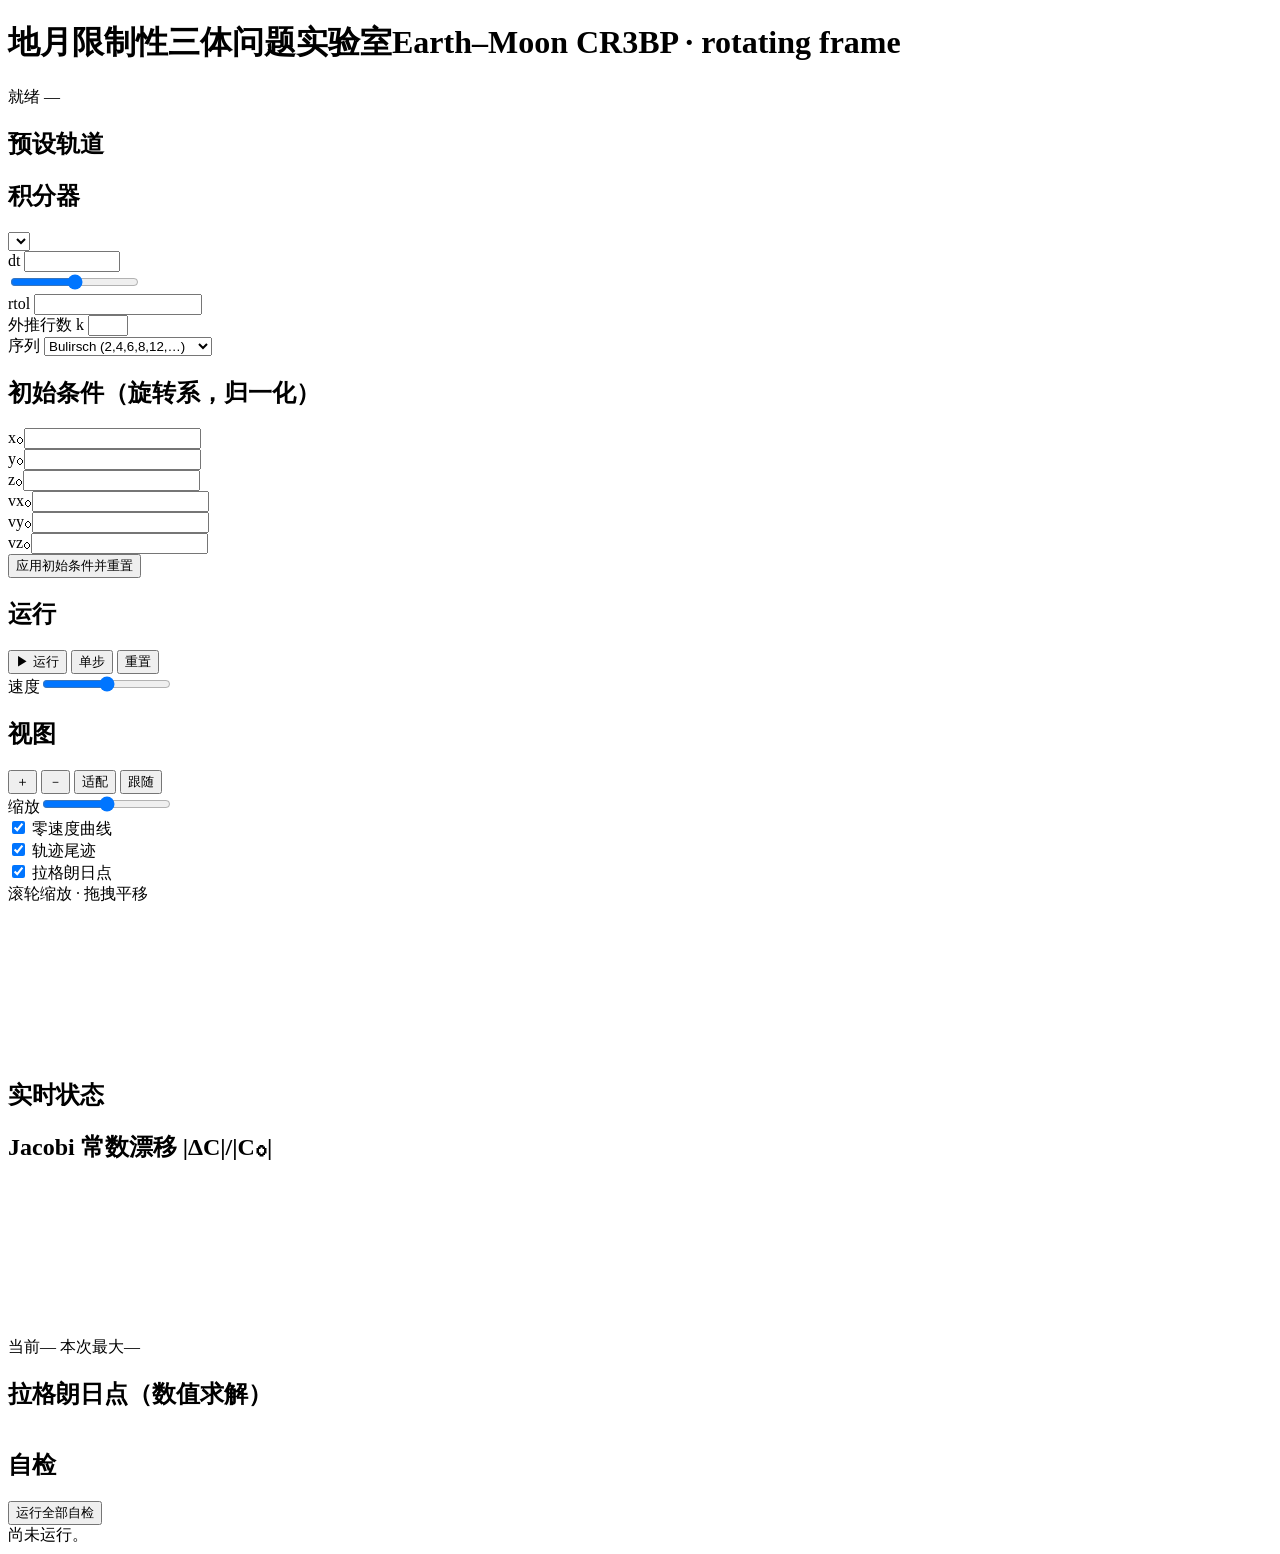
<file: submissions/harnessL--ds-4.1flashmax--2026-09-09/src/index.html>
<!DOCTYPE html>
<html lang="zh-CN">
<head>
<meta charset="utf-8">
<meta name="viewport" content="width=device-width,initial-scale=1">
<title>地月限制性三体问题实验室 · Earth–Moon CR3BP Lab</title>
<style>
/*__INLINE_CSS__*/
</style>
</head>
<body>
<div id="app">
  <header>
    <h1>地月限制性三体问题实验室<span class="sub">Earth–Moon CR3BP · rotating frame</span></h1>
    <div class="grow"></div>
    <div class="status">
      <span class="dot" id="statusDot"></span>
      <span id="statusText">就绪</span>
      <span class="badge" id="methodBadge">—</span>
    </div>
  </header>
  <main>
    <aside class="panel left">
      <div class="group">
        <h2>预设轨道</h2>
        <div class="row wrap" id="presets"></div>
      </div>

      <div class="group">
        <h2>积分器</h2>
        <select id="method"></select>
        <div class="hint" id="methodBlurb"></div>
        <div class="row">
          <label>dt</label>
          <input type="number" id="dtNum" step="0.0001" min="0.000001" max="0.2">
        </div>
        <input type="range" id="dt" min="-6" max="-0.7" step="0.01">
        <div class="row" id="tolRow">
          <label>rtol</label>
          <input type="number" id="rtol" step="1e-1" min="1e-15" max="1e-4">
        </div>
        <div class="row" id="gbsKRow">
          <label>外推行数 k</label>
          <input type="number" id="gbsK" min="2" max="8" step="1">
        </div>
        <div class="row" id="gbsSeqRow">
          <label>序列</label>
          <select id="gbsSeq">
            <option value="bulirsch">Bulirsch (2,4,6,8,12,…)</option>
            <option value="harmonic">Harmonic (2,4,6,8,10,…)</option>
          </select>
        </div>
        <div class="hint" id="stepHint"></div>
      </div>

      <div class="group">
        <h2>初始条件（旋转系，归一化）</h2>
        <div class="row"><label>x₀</label><input type="number" id="ic-x" step="0.001"></div>
        <div class="row"><label>y₀</label><input type="number" id="ic-y" step="0.001"></div>
        <div class="row"><label>z₀</label><input type="number" id="ic-z" step="0.001"></div>
        <div class="row"><label>vx₀</label><input type="number" id="ic-vx" step="0.001"></div>
        <div class="row"><label>vy₀</label><input type="number" id="ic-vy" step="0.001"></div>
        <div class="row"><label>vz₀</label><input type="number" id="ic-vz" step="0.001"></div>
        <button id="applyIC">应用初始条件并重置</button>
      </div>

      <div class="group">
        <h2>运行</h2>
        <div class="seg">
          <button id="play" class="primary">▶ 运行</button>
          <button id="stepBtn">单步</button>
          <button id="reset">重置</button>
        </div>
        <div class="row"><label>速度</label><input type="range" id="speed" min="0" max="3" step="0.05"></div>
        <div class="hint" id="speedHint"></div>
      </div>

      <div class="group">
        <h2>视图</h2>
        <div class="seg">
          <button id="zoomIn">＋</button>
          <button id="zoomOut">－</button>
          <button id="fit">适配</button>
          <button id="follow" class="ghost">跟随</button>
        </div>
        <div class="row"><label>缩放</label><input type="range" id="zoom" min="-1" max="3" step="0.01"></div>
        <div class="row">
          <label style="min-width:auto"><input type="checkbox" id="showZVC" checked> 零速度曲线</label>
        </div>
        <div class="row">
          <label style="min-width:auto"><input type="checkbox" id="showTrail" checked> 轨迹尾迹</label>
        </div>
        <div class="row">
          <label style="min-width:auto"><input type="checkbox" id="showL" checked> 拉格朗日点</label>
        </div>
        <div class="hint">滚轮缩放 · 拖拽平移</div>
      </div>
    </aside>

    <section class="stage">
      <canvas id="view"></canvas>
      <div class="halt" id="halt"></div>
    </section>

    <aside class="panel right">
      <div class="group">
        <h2>实时状态</h2>
        <div class="kv" id="readout"></div>
      </div>

      <div class="group">
        <h2>Jacobi 常数漂移 |ΔC|/|C₀|</h2>
        <canvas class="spark" id="driftCanvas"></canvas>
        <div class="kv">
          <span class="k">当前</span><span class="v" id="driftNow">—</span>
          <span class="k">本次最大</span><span class="v" id="driftMax">—</span>
        </div>
      </div>

      <div class="group">
        <h2>拉格朗日点（数值求解）</h2>
        <table class="lp" id="lpTable"></table>
        <div class="hint" id="lpNote"></div>
      </div>

      <div class="group">
        <h2>自检</h2>
        <button id="runTests" class="primary">运行全部自检</button>
        <div class="hint" id="testSummary">尚未运行。</div>
        <div id="testOut"></div>
      </div>
    </aside>
  </main>
</div>
<script>
/*__INLINE_CORE__*/
</script>
<script>
/*__INLINE_UI__*/
</script>
</body>
</html>
</file>
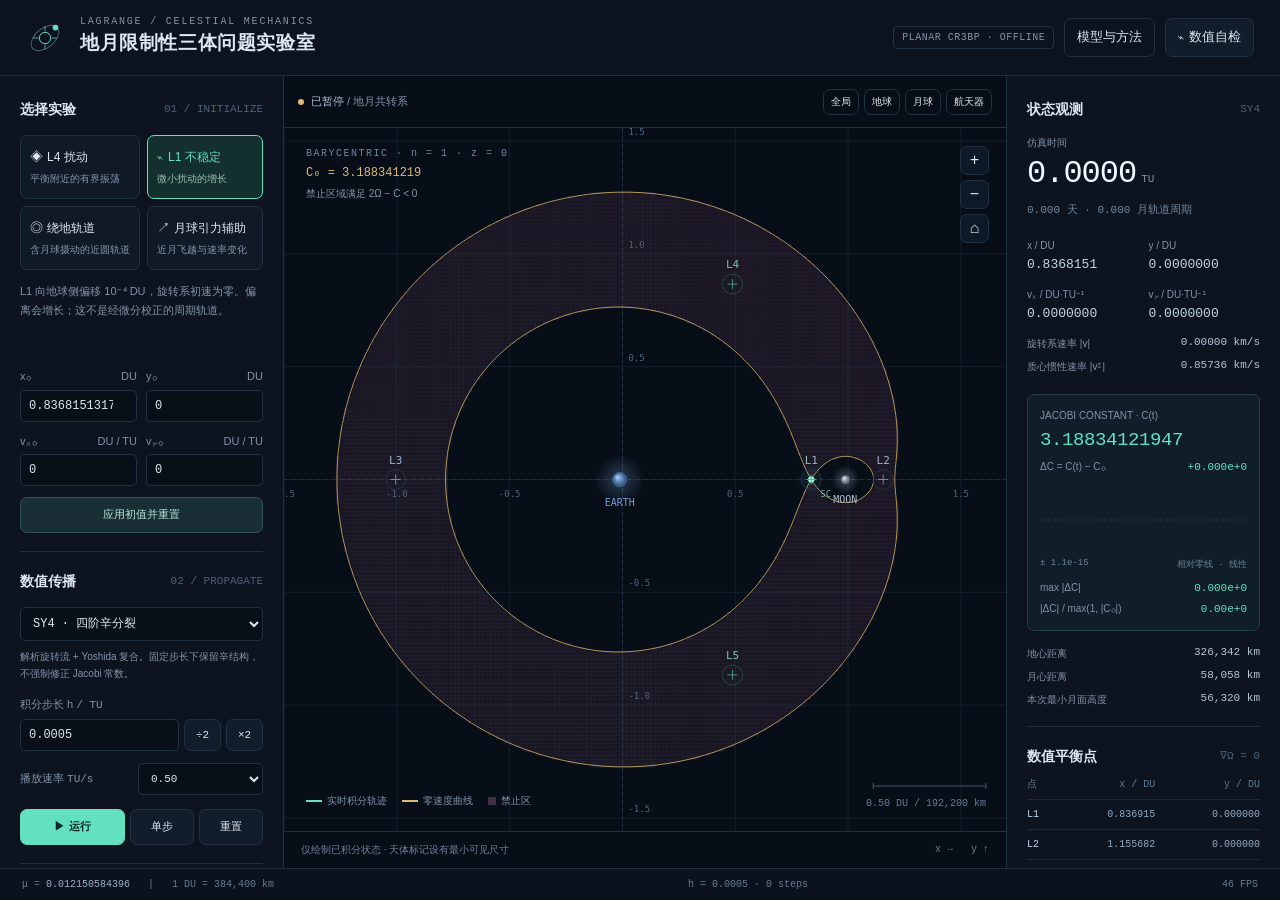
<file: submissions/gptweb--gpt-6pro--2026-09-09/earth_moon_lab.html>
<!doctype html>
<html lang="zh-CN">
<head>
<meta charset="utf-8"><meta name="viewport" content="width=device-width,initial-scale=1">
<meta name="color-scheme" content="dark"><meta name="description" content="离线可运行的地月圆型限制性三体问题实验室。实时积分、数值平衡点、零速度曲线和可执行验证。">
<link rel="icon" href="data:image/svg+xml,%3Csvg xmlns='http://www.w3.org/2000/svg' viewBox='0 0 32 32'%3E%3Ccircle cx='16' cy='16' r='11' fill='none' stroke='%235cdfc2'/%3E%3Ccircle cx='16' cy='16' r='3' fill='%235cdfc2'/%3E%3C/svg%3E">
<title>地月限制性三体问题实验室 · LAGRANGE</title>
<style>
:root{--bg:#080d15;--panel:#0d1420;--surface:#121d2b;--line:#233041;--muted:#8393a8;--text:#dde7f0;--green:#62e0bf;--amber:#ddba75;--blue:#7ca7ed;--red:#ff8792;--mono:"SFMono-Regular",Consolas,"Liberation Mono",monospace;--font:Inter,-apple-system,BlinkMacSystemFont,"Segoe UI","Noto Sans CJK SC","Microsoft YaHei",sans-serif}
*{box-sizing:border-box}body{margin:0;background:var(--bg);color:var(--text);font:13px/1.6 var(--font);height:100dvh;overflow:hidden}button,input,select{font:inherit}button,select{cursor:pointer}button{border:1px solid var(--line);background:var(--surface);color:var(--text);border-radius:7px;padding:8px 12px;transition:background .15s,border-color .15s;white-space:nowrap}button:hover{border-color:#52657b;background:#1b2939}button:disabled{opacity:.45;cursor:not-allowed}button:focus-visible,input:focus-visible,select:focus-visible{outline:2px solid var(--green);outline-offset:2px}button.primary{background:var(--green);border-color:var(--green);color:#082a24;font-weight:700}.quiet{background:transparent}.mono{font-family:var(--mono);font-variant-numeric:tabular-nums}.muted{color:var(--muted)}.mint{color:var(--green)}.amber{color:var(--amber)}.warn{color:var(--red)!important}.eyebrow{font:10px var(--mono);letter-spacing:1.8px;color:var(--muted)}.divider{height:1px;background:var(--line);margin:18px 0}.header{height:76px;display:flex;align-items:center;padding:0 26px;gap:16px;border-bottom:1px solid var(--line);background:#0c131e}.brand-icon{width:38px;height:38px;flex:none}.header h1{font-size:19px;margin:1px 0 0;letter-spacing:.6px;font-weight:600}.header .actions{margin-left:auto;display:flex;align-items:center;gap:10px}.pill{font:10px var(--mono);border:1px solid var(--line);padding:5px 8px;border-radius:4px;color:var(--muted);letter-spacing:.5px}.status-dot{display:inline-block;width:6px;height:6px;border-radius:50%;background:var(--green);margin-right:7px}.status-dot.paused{background:var(--amber)}.app{height:calc(100dvh - 108px);display:grid;grid-template-columns:284px minmax(360px,1fr) 274px}.panel{background:var(--panel);padding:22px 20px;overflow:auto;scrollbar-width:thin;scrollbar-color:#324153 transparent}.left{border-right:1px solid var(--line)}.right{border-left:1px solid var(--line)}.section-heading{display:flex;justify-content:space-between;align-items:center;margin-bottom:15px}.section-heading h2{font-size:14px;margin:0;font-weight:600}.section-heading .num{font:11px var(--mono);color:#4c617b}.preset-grid{display:grid;grid-template-columns:1fr 1fr;gap:7px}.preset{padding:11px 9px;text-align:left;background:#101a27;font-size:12px}.preset small{display:block;font-size:10px;color:var(--muted);margin-top:3px}.preset.active{border-color:var(--green);background:#14302e;color:var(--green)}.preset.active small{color:#97bdb2}.preset .glyph{display:inline-block;margin-right:4px;font-size:13px}.description{font-size:11px;color:var(--muted);line-height:1.7;min-height:72px;margin:12px 0 14px}.field-grid{display:grid;grid-template-columns:1fr 1fr;gap:11px 9px}label{font-size:11px;color:var(--muted)}.field>label{display:flex;justify-content:space-between;margin-bottom:4px}.field input,select,.level-input{width:100%;min-width:0;background:#080f19;border:1px solid var(--line);border-radius:5px;color:var(--text);padding:8px 8px;font:12px var(--mono)}input[type=number]{appearance:textfield;-moz-appearance:textfield}input[type=number]::-webkit-inner-spin-button{opacity:0}input[type=checkbox]{accent-color:var(--green);vertical-align:middle}input[type=range]{accent-color:var(--green);width:100%;margin:8px 0}.full{width:100%;margin-top:11px}.apply{background:#1a2e36;border-color:#335352;color:#b5e5d9;font-size:11px}.method-note{font-size:10px;line-height:1.7;color:var(--muted);margin:7px 0 12px}.step-line{display:grid;grid-template-columns:1fr 37px 37px;gap:5px;margin-top:4px}.step-line input{padding:8px;font:12px var(--mono);width:100%;background:#080f19;border:1px solid var(--line);border-radius:5px;color:var(--text)}.step-line button{padding:4px;font:11px var(--mono)}.rate-line{display:flex;align-items:center;justify-content:space-between;margin-top:12px}.rate-line select{width:125px;font-size:11px}.playback{display:grid;grid-template-columns:1fr 64px 64px;gap:5px;margin-top:14px}.playback button{padding:8px 5px;font-size:11px}.check-grid{display:grid;grid-template-columns:1fr 1fr;gap:8px 6px;font-size:11px}.check-grid label{display:flex;align-items:center;gap:4px;cursor:pointer}.boundary{margin-top:13px}.boundary select{font-size:11px;margin-top:4px}.level-input{margin-top:7px}.tiny{font-size:10px;line-height:1.6}.workspace{display:flex;flex-direction:column;min-width:0;min-height:0;position:relative;background:#080e18}.canvas-toolbar{min-height:52px;display:flex;align-items:center;gap:5px;padding:10px 14px;border-bottom:1px solid var(--line);flex-wrap:wrap}.canvas-toolbar .frame-name{margin-right:auto;color:#acbbcd;font-size:11px}.canvas-toolbar button{font-size:10px;padding:4px 7px;background:transparent}.viewport{flex:1;position:relative;overflow:hidden;min-height:240px}.viewport>canvas{display:block;width:100%;height:100%;touch-action:none;cursor:grab}.viewport>canvas.dragging{cursor:grabbing}.canvas-top{position:absolute;top:20px;left:22px;pointer-events:none}.canvas-top .tag{color:#72869f;font:10px var(--mono);letter-spacing:1.5px}.canvas-top strong{display:block;font:12px var(--mono);color:var(--amber);margin-top:6px}.canvas-top #boundaryNote{font-size:10px;max-width:280px;color:var(--muted);margin-top:6px}.canvas-legend{position:absolute;left:22px;bottom:22px;display:flex;gap:15px;pointer-events:none;flex-wrap:wrap;color:#8092a8;font-size:10px}.legend-line{display:inline-block;width:16px;height:2px;background:var(--green);vertical-align:middle;margin-right:5px}.legend-line.gold{background:var(--amber)}.legend-box{display:inline-block;width:8px;height:8px;background:#3f3247;vertical-align:middle;margin-right:5px}.floating-view{position:absolute;right:17px;top:18px;display:flex;flex-direction:column;gap:5px}.floating-view button{width:29px;height:29px;padding:0;background:#101c2bc9;font:16px var(--mono)}.view-bottom{position:absolute;right:20px;bottom:22px;color:#657b94;font:10px var(--mono);pointer-events:none}.tooltip{position:absolute;display:none;pointer-events:none;white-space:pre;border:1px solid #395168;background:#0d1724ef;padding:8px 10px;border-radius:5px;font:11px/1.7 var(--mono);z-index:2}.view-footer{border-top:1px solid var(--line);padding:10px 17px;display:flex;gap:10px;justify-content:space-between;color:#6e8199;font-size:10px;min-height:37px}.tele-time{font:32px var(--mono);letter-spacing:-1px;color:#eff7ff;line-height:1.2;margin:4px 0}.tele-time span{font-size:11px;color:var(--muted);letter-spacing:0;margin-left:5px}.tele-sub{font:11px var(--mono);color:#71859d;margin-top:8px}.stat-grid{display:grid;grid-template-columns:1fr 1fr;gap:15px 10px;margin-top:21px}.stat-label{font-size:10px;color:var(--muted);margin-bottom:3px}.stat-value{font:13px var(--mono);color:#c6d5e6}.stat-value.speed{font-size:12px}.jacobi-box{padding:13px 12px;background:#101e2a;border:1px solid #24403f;border-radius:7px;margin-top:19px}.jacobi-box .cvalue{font:19px var(--mono);color:var(--green);letter-spacing:-.4px;margin:5px 0 8px}.drift-line{display:flex;align-items:center;justify-content:space-between;gap:5px;font-size:10px;color:var(--muted)}.drift-line strong{font:11px var(--mono);color:var(--green)}#driftChart{width:100%;height:76px;display:block;margin:7px 0 0}.graph-labels{display:flex;justify-content:space-between;font:9px var(--mono);color:#6c7f92}.distances{margin-top:15px}.distance-row{display:flex;justify-content:space-between;margin:7px 0;font-size:10px;color:var(--muted)}.distance-row strong{font:11px var(--mono);color:#b5c4d5}.lagrange-table{border-collapse:collapse;width:100%;font:10px/1.7 var(--mono)}.lagrange-table th{text-align:right;color:#647b93;font-weight:normal;padding:3px 0 6px}.lagrange-table th:first-child{text-align:left}.lagrange-table td{padding:6px 0;border-top:1px solid #1a2a39;text-align:right;color:#91a7bf}.lagrange-table td:first-child{text-align:left;color:#c6d7ed}.lagrange-table tr:nth-last-child(-n+2) td:first-child{color:var(--green)}.residual{font:10px var(--mono);color:#6f8f86;margin-top:8px}.event-box{font-size:10px;line-height:1.8;padding:9px 10px;border-left:2px solid #356858;background:#101d26;color:#8ca9ab;margin-top:16px;min-height:51px;overflow-wrap:anywhere}.event-box.error{color:#e5a0a6;border-color:var(--red)}.footer{height:32px;padding:0 22px;border-top:1px solid var(--line);display:flex;align-items:center;justify-content:space-between;gap:12px;color:#657b91;font:10px var(--mono);background:#0b121d}.footer strong{font-weight:400;color:#99b0c6}.mobile-tabs{display:none}.bottom-note{font-size:10px;color:#657b91;line-height:1.7;margin-top:12px}.key{border:1px solid #384657;border-radius:3px;padding:1px 4px;font:10px var(--mono)}dialog{max-width:min(870px,calc(100vw - 30px));width:850px;max-height:87dvh;border:1px solid #34475c;border-radius:12px;background:#0e1825;color:var(--text);padding:0;box-shadow:0 20px 100px #000a}dialog::backdrop{background:#040910c9;backdrop-filter:blur(4px)}.dialog-head{display:flex;align-items:center;justify-content:space-between;border-bottom:1px solid var(--line);padding:20px 25px;position:sticky;top:0;background:#101b29;z-index:3}.dialog-head h2{font-size:16px;margin:0}.dialog-head button{padding:3px 10px;font-size:18px}.dialog-body{padding:21px 25px 26px}.dialog-body h3{font-size:13px;margin:22px 0 8px;color:#b5cfdf}.dialog-body p{font-size:12px;color:#93a6b9;line-height:1.9}.equation{background:#09111b;padding:13px 16px;border-left:2px solid var(--green);font:12px/2 var(--mono);overflow-x:auto;white-space:pre}.dialog-body a{color:var(--green)}.test-toolbar{display:flex;align-items:center;gap:9px;flex-wrap:wrap;margin-bottom:18px}.test-summary{font:12px var(--mono);color:var(--muted);margin-left:auto}.test-table{width:100%;border-collapse:collapse;font-size:11px}.test-table th{text-align:left;color:var(--muted);font-weight:400;padding:8px}.test-table td{border-top:1px solid var(--line);padding:10px 8px;vertical-align:top}.test-table td:last-child{font:10px/1.7 var(--mono);word-break:break-word}.test-status{font:10px var(--mono);color:#8393a8}.test-status.PASS{color:var(--green)}.test-status.FAIL{color:var(--red)}.test-status.RUNNING{color:var(--amber)}.test-foot{font-size:10px;color:var(--muted);margin-top:15px}.bar{height:3px;background:#1b2a3b;margin:0 0 15px}.bar>div{height:100%;background:var(--green);width:0;transition:width .2s}.pending{border-color:var(--amber)!important}.sr-only{position:absolute;width:1px;height:1px;padding:0;margin:-1px;overflow:hidden;clip:rect(0,0,0,0);white-space:nowrap;border:0}
@media(min-width:1700px){.app{grid-template-columns:305px minmax(360px,1fr) 300px}.panel{padding:24px}.description{min-height:60px}.header h1{font-size:21px}.stat-value{font-size:15px}}
@media(max-width:1190px){.app{grid-template-columns:255px minmax(300px,1fr) 240px}.panel{padding:18px 15px}.header{padding:0 18px}.header .pill{display:none}.canvas-toolbar{gap:3px;padding:10px}.canvas-toolbar .frame-name{width:100%;margin-bottom:2px}.stat-value{font-size:12px}.jacobi-box .cvalue{font-size:17px}}
@media(max-width:900px){body{overflow:hidden}.header{height:68px;padding:0 14px;gap:10px}.brand-icon{width:29px;height:29px}.header h1{font-size:15px;letter-spacing:0}.header .eyebrow{font-size:8px;letter-spacing:1px}.header .actions{gap:5px}.header .actions button{padding:5px 7px;font-size:10px}.mobile-tabs{display:flex;height:42px;border-bottom:1px solid var(--line);background:#0d1723;padding:4px 10px;gap:5px}.mobile-tabs button{flex:1;background:transparent;padding:4px;font-size:11px;border-color:transparent}.mobile-tabs button.active{background:#182c30;color:var(--green);border-color:#31534d}.app{height:calc(100dvh - 140px);display:block}.app .left,.app .right{display:none;height:100%;max-width:none;border:0}.app .workspace{height:100%}body[data-tab=controls] .left,body[data-tab=diagnostics] .right{display:block}body[data-tab=controls] .workspace,body[data-tab=diagnostics] .workspace{display:none}.panel{padding:22px 24px}.field-grid{gap:14px}.description{min-height:0}.stat-grid{grid-template-columns:repeat(4,1fr)}.jacobi-box .cvalue{font-size:23px}.footer{height:30px;padding:0 13px;font-size:9px}.footer .long{display:none}.canvas-toolbar .frame-name{width:auto;margin-bottom:0}.canvas-top{left:15px;top:17px}.canvas-legend{left:15px;bottom:15px;gap:10px}.view-bottom{right:12px;bottom:15px}.view-footer{padding:8px 12px;font-size:9px}.view-footer .long{display:none}.test-table td{padding:10px 4px}.dialog-body{padding:18px 15px}.dialog-head{padding:15px}.test-summary{width:100%;margin-left:0}.equation{font-size:10px}.header .actions #methodOpen{display:none}}
@media(prefers-reduced-motion:reduce){*{transition:none!important}}
</style>
</head>
<body data-tab="plot">
<header class="header">
<svg class="brand-icon" viewBox="0 0 40 40" aria-hidden="true"><ellipse cx="20" cy="20" rx="17" ry="10" transform="rotate(-40 20 20)" fill="none" stroke="#486476" stroke-width="1"/><circle cx="20" cy="20" r="6" fill="none" stroke="#62e0bf"/><circle cx="31" cy="9" r="3" fill="#62e0bf"/><path d="M20 8v5m0 14v5M8 20h5m14 0h5" stroke="#62e0bf" stroke-width=".8"/></svg>
<div><div class="eyebrow">LAGRANGE / CELESTIAL MECHANICS</div><h1>地月限制性三体问题实验室</h1></div>
<div class="actions"><span class="pill">PLANAR CR3BP · OFFLINE</span><button id="methodOpen" class="quiet">模型与方法</button><button id="testOpen">⌁ 数值自检</button></div>
</header>
<nav class="mobile-tabs" aria-label="工作区"><button data-tab="plot" class="active">轨迹视图</button><button data-tab="controls">实验参数</button><button data-tab="diagnostics">状态与诊断</button></nav>
<main class="app">
<aside class="panel left" aria-label="实验参数">
<div class="section-heading"><h2>选择实验</h2><span class="num">01 / INITIALIZE</span></div>
<div class="preset-grid">
<button class="preset" data-preset="l4"><span class="glyph">◈</span>L4 扰动<small>平衡附近的有界振荡</small></button>
<button class="preset active" data-preset="l1"><span class="glyph">⌁</span>L1 不稳定<small>微小扰动的增长</small></button>
<button class="preset" data-preset="earth"><span class="glyph">◎</span>绕地轨道<small>含月球摄动的近圆轨道</small></button>
<button class="preset" data-preset="flyby"><span class="glyph">↗</span>月球引力辅助<small>近月飞越与速率变化</small></button>
</div>
<p id="presetDescription" class="description"></p>
<div class="field-grid">
<div class="field"><label for="x0"><span>x₀</span><span>DU</span></label><input id="x0" type="number" step="0.001" aria-label="初始 x 坐标"></div>
<div class="field"><label for="y0"><span>y₀</span><span>DU</span></label><input id="y0" type="number" step="0.001" aria-label="初始 y 坐标"></div>
<div class="field"><label for="vx0"><span>vₓ₀</span><span>DU / TU</span></label><input id="vx0" type="number" step="0.001" aria-label="初始 x 速度"></div>
<div class="field"><label for="vy0"><span>vᵧ₀</span><span>DU / TU</span></label><input id="vy0" type="number" step="0.001" aria-label="初始 y 速度"></div>
</div>
<button id="apply" class="full apply">应用初值并重置</button>
<div class="divider"></div>
<div class="section-heading"><h2>数值传播</h2><span class="num">02 / PROPAGATE</span></div>
<label for="method" class="sr-only">积分器</label><select id="method"><option value="sy4">SY4 · 四阶辛分裂</option><option value="rk4">RK4 · 四阶 Runge–Kutta</option></select>
<p id="methodNote" class="method-note">解析旋转流 + Yoshida 复合。固定步长下保留辛结构，不强制修正 Jacobi 常数。</p>
<label for="dt">积分步长 h <span class="mono">/ TU</span></label>
<div class="step-line"><input id="dt" type="number" value="0.0005" min="0.000001" max="0.05" step="0.0001" aria-label="积分步长"><button id="halfStep" title="步长减半">÷2</button><button id="doubleStep" title="步长加倍">×2</button></div>
<div class="rate-line"><label for="rate">播放速率 <span class="mono">TU/s</span></label><select id="rate"><option value="0.02">0.02</option><option value="0.08">0.08</option><option value="0.15">0.15</option><option value="0.5" selected>0.50</option><option value="1.5">1.50</option><option value="5">5.00</option></select></div>
<div class="playback"><button id="play" class="primary">▶ 运行</button><button id="step">单步</button><button id="reset">重置</button></div>
<div class="divider"></div>
<div class="section-heading"><h2>势场与边界</h2><span class="num">03 / INSPECT</span></div>
<div class="check-grid"><label><input id="zvc" type="checkbox" checked>零速度曲线</label><label><input id="forbidden" type="checkbox" checked>禁止区域</label><label><input id="showLP" type="checkbox" checked>L1–L5</label><label><input id="showVelocity" type="checkbox" checked>速度方向</label></div>
<div class="boundary"><label for="boundaryMode">边界参考 Jacobi 常数</label><select id="boundaryMode"><option value="initial">锁定本轨迹初始 C₀</option><option value="L1">临界 C(L1)</option><option value="L2">临界 C(L2)</option><option value="L3">临界 C(L3)</option><option value="L4">临界 C(L4/L5)</option><option value="manual">自定义边界 C</option></select><input id="boundaryValue" class="level-input" type="number" step="0.001" value="3.188341" disabled aria-label="边界 Jacobi 常数"></div>
<button id="clearTrail" class="full quiet tiny">清空显示轨迹（保留仿真状态）</button>
<p class="bottom-note">拖拽平移 · 滚轮缩放 · <span class="key">Space</span> 暂停<br><span class="key">N</span> 单步 · <span class="key">R</span> 重置 · <span class="key">F</span> 全局</p>
</aside>
<section class="workspace" aria-label="旋转坐标轨迹视图">
<div class="canvas-toolbar"><span class="frame-name"><span class="status-dot paused" id="runDot"></span><span id="runState">已暂停</span><span class="muted"> / 地月共转系</span></span><button data-view="global">全局</button><button data-view="earth">地球</button><button data-view="moon">月球</button><button data-view="craft">航天器</button></div>
<div class="viewport" id="viewport"><canvas id="scene" aria-label="数值轨迹与零速度曲线画布"></canvas>
<div class="canvas-top"><div class="tag">BARYCENTRIC · n = 1 · z = 0</div><strong id="contourLabel">C₀ = —</strong><div id="boundaryNote">禁止区域满足 2Ω − C &lt; 0</div></div>
<div class="floating-view"><button id="zoomIn" aria-label="放大">+</button><button id="zoomOut" aria-label="缩小">−</button><button id="home" aria-label="恢复全局视图" title="恢复全局视图">⌂</button></div>
<div class="canvas-legend"><span><i class="legend-line"></i>实时积分轨迹</span><span><i class="legend-line gold"></i>零速度曲线</span><span><i class="legend-box"></i>禁止区</span></div><div class="view-bottom" id="scaleLabel"></div><div id="hoverTip" class="tooltip"></div></div>
<div class="view-footer"><span>仅绘制已积分状态 <span class="long">· 天体标记设有最小可见尺寸</span></span><span id="viewCoords" class="mono">x → &nbsp; y ↑</span></div>
</section>
<aside class="panel right" aria-label="仿真状态与数值诊断">
<div class="section-heading"><h2>状态观测</h2><span class="num" id="methodTag">SY4</span></div>
<div class="stat-label">仿真时间</div><div class="tele-time"><b id="time" style="font-weight:400">0.0000</b><span>TU</span></div><div class="tele-sub" id="physicalTime">0.000 天 · 0.000 月轨道周期</div>
<div class="stat-grid"><div><div class="stat-label">x / DU</div><div id="sx" class="stat-value">—</div></div><div><div class="stat-label">y / DU</div><div id="sy" class="stat-value">—</div></div><div><div class="stat-label">vₓ / DU·TU⁻¹</div><div id="svx" class="stat-value">—</div></div><div><div class="stat-label">vᵧ / DU·TU⁻¹</div><div id="svy" class="stat-value">—</div></div></div>
<div class="distances"><div class="distance-row"><span>旋转系速率 |v|</span><strong id="speed">—</strong></div><div class="distance-row"><span>质心惯性速率 |vᴵ|</span><strong id="inertialSpeed">—</strong></div></div>
<div class="jacobi-box"><div class="stat-label">JACOBI CONSTANT · C(t)</div><div class="cvalue" id="jacobi">—</div><div class="drift-line"><span>ΔC = C(t) − C₀</span><strong id="drift">—</strong></div><canvas id="driftChart" aria-label="Jacobi 常数漂移历史"></canvas><div class="graph-labels"><span id="driftRange">± —</span><span>相对零线 · 线性</span></div><div class="drift-line" style="margin-top:9px"><span>max |ΔC|</span><strong id="maxDrift">—</strong></div><div class="drift-line" style="margin-top:5px"><span>|ΔC| / max(1, |C₀|)</span><strong id="relativeDrift">—</strong></div></div>
<div class="distances"><div class="distance-row"><span>地心距离</span><strong id="distEarth">—</strong></div><div class="distance-row"><span>月心距离</span><strong id="distMoon">—</strong></div><div class="distance-row"><span>本次最小月面高度</span><strong id="minMoon">—</strong></div></div>
<div class="divider"></div><div class="section-heading" style="margin-bottom:6px"><h2>数值平衡点</h2><span class="num">∇Ω = 0</span></div>
<table class="lagrange-table"><thead><tr><th>点</th><th>x / DU</th><th>y / DU</th></tr></thead><tbody id="lpRows"></tbody></table><div class="residual" id="residualText">求解中</div>
<div id="eventBox" class="event-box" role="status" aria-live="polite">准备就绪。点击运行，从给定初值开始数值积分。</div>
<button id="exportCSV" class="full quiet tiny">导出已存储轨迹 CSV</button><button id="methodOpenMobile" class="full quiet tiny">查看方程、单位与数值局限</button>
</aside>
</main>
<footer class="footer"><span>μ = <strong id="muLabel">—</strong><span class="long"> &nbsp; | &nbsp; 1 DU = 384,400 km</span></span><span id="perfLabel">h = — &nbsp; · &nbsp; 0 steps</span><span class="long" id="fpsLabel">— FPS</span></footer>
<dialog id="methodsDialog" aria-labelledby="methodTitle"><div class="dialog-head"><h2 id="methodTitle">模型、积分器与数值边界</h2><button data-close="methodsDialog" aria-label="关闭方法说明">×</button></div><div class="dialog-body">
<p>这是<strong>平面圆型限制性三体模型</strong>：地球与月球以固定间距绕质心做圆周运动，航天器质量忽略；无推力、无阻力，也没有太阳摄动。不是现实任务的星历传播器。</p>
<h3>01 / 坐标与守恒量</h3><div class="equation">r₁² = (x + μ)² + y²,  r₂² = (x − 1 + μ)² + y²
Ω(x,y) = (x²+y²)/2 + (1−μ)/r₁ + μ/r₂
ẍ = 2ẏ + Ωₓ,    ÿ = −2ẋ + Ωᵧ
C = 2Ω − (vₓ²+vᵧ²),    零速度曲线: 2Ω = C</div>
<p>原点为地月质心；地球位于 (−μ, 0)，月球位于 (1−μ, 0)。旋转角速度 n = 1。采用 JPL DE440 的地球/月球 GM，μ = GM月/(GM地+GM月)。选定长度单位 384400 km，时间单位 TU = √(DU³/GM总)，而非一个月球周期；一个模型周期是 2π TU。地球、月球保护半径分别取 6371 km、1737.4 km，仅用于表面停止保护。</p><p id="unitDetails" class="mono"></p>
<p>质心惯性速度是 R(t)(vₓ−y, vᵧ+x)，其速率为 √[(vₓ−y)²+(vᵧ+x)²]。月球引力辅助预设比较相同月心距离处的此速率；不是拿旋转系速度差当作任务 Δv，也没有用推进力增加 C。这是完整模型中有限月心半径处的速率比较，含地球引力的共同作用，不是双曲线无穷远速度 v∞ 或推进系统 Δv。</p>
<h3>02 / RK4 与四阶辛分裂</h3><p>RK4 直接对一阶旋转系方程进行四阶段积分。SY4 则先转换到正则动量，精确求解两个子 Hamiltonian 的流，并用 Yoshida 的对称复合得到四阶方法：</p><div class="equation">pₓ = vₓ−y,  pᵧ = vᵧ+x
H = |p|²/2 + y pₓ − x pᵧ − (1−μ)/r₁ − μ/r₂ = −C/2
H_A = |p|²/2 + y pₓ − x pᵧ;  H_B = −(1−μ)/r₁ − μ/r₂
A(h): q′ = R(−h)(q+h p),  p′ = R(−h)p
B(h): q′ = q,  p′ = p+h g(q)
S₂(h) = B(h/2) A(h) B(h/2)
S₄(h) = S₂(w₁h) S₂(w₀h) S₂(w₁h)
w₁ = 1/(2−2^(1/3));  w₀ = −2^(1/3)/(2−2^(1/3))</div>
<p>辛性是相空间结构性质，不是 C 的逐步精确守恒，也不意味着在同一步长下总比 RK4 精确。此复合含负子步，近奇点时需谨慎。长期模拟应维持固定步长；手动切换方法或步长会被记录，但不会重置 C₀，也不会对速度进行“守恒量校正”。</p>
<h3>03 / 你看到的曲线是什么</h3><p>L1–L3 用三个不跨奇点的区间二分求解；L4/L5 从非精确初猜进行二维 Newton 求解。界面展示实际残差。零速度边界由视窗内规则网格采样和 marching squares 生成，模糊格用中心值判别；边交点再二分细化。禁止区为 2Ω−C&lt;0。边界默认锁定初始 C₀，绝不追随漂移来掩盖数值误差。自定义 C 时，边界与当前轨迹可能不属于同一能量水平。</p>
<p>接近临界 C 时，极窄的 L1/L2 通道可能小于显示网格而看不清。放大并减小步长分别改善显示和积分，两者互不替代。若 C 低于三角点临界值，可能完全没有零速度曲线，这不是绘制失败。轨迹只来自逐步积分；最多保存 16000 个真实样本，超限后隔点压缩，抽样间隔会在 CSV 中注明。漂移小图显示最近 700 个诊断样本，而最大漂移始终对每一个已接受的积分步统计。</p>
<h3>04 / 保护与误差解释</h3><p>输入 NaN、Infinity、非法步长或天体内部状态会被拒绝；近场步长超限会暂停，保留最后有效状态。表面穿越使用端点与线段保护，未精确定位撞击时间，也未做奇点正则化。没有引力软化，没有穿过天体后的轨迹续画。守恒量漂移小不等于相位准确；不稳定/混沌轨道即使都合理守恒，远期位置仍可显著分离。</p>
<p>画面速率以 TU/s 表示，与步长独立。每帧设置算力预算：预算不足时播放会变慢，不会自动增大 h。切到后台会暂停，避免补算巨量时间。所有数值自检在点击后真实执行；测试容差、测得值和耗时可导出 JSON。</p>
<h3>参考依据</h3><p><a href="https://farside.ph.utexas.edu/teaching/celestial/Celestial/node83.html" target="_blank" rel="noopener">Fitzpatrick：旋转坐标系方程</a> · <a href="https://naif.jpl.nasa.gov/pub/naif/generic_kernels/pck/gm_de440.tpc" target="_blank" rel="noopener">JPL NAIF：DE440 GM 常数</a> · <a href="https://doi.org/10.1016/0375-9601(90)90092-3" target="_blank" rel="noopener">Yoshida (1990)：高阶辛积分器</a> · <a href="https://www.unige.ch/~hairer/poly_geoint/week2.pdf" target="_blank" rel="noopener">Hairer：辛积分与分裂法</a>。这些链接仅供查阅，运行不依赖网络。</p>
</div></dialog>
<dialog id="testsDialog" aria-labelledby="testTitle"><div class="dialog-head"><h2 id="testTitle">可执行数值自检</h2><button data-close="testsDialog" aria-label="关闭自检">×</button></div><div class="dialog-body"><p>测试直接调用本页的动力学核，不读取预置答案。传播将暂停，测试不会改变当前航天器状态、仿真时间或 C₀。</p><div class="test-toolbar"><button id="runTests" class="primary">运行全部测试</button><button id="downloadTests" disabled>导出 JSON</button><span class="test-summary" id="testSummary">NOT RUN · 尚未执行</span></div><div class="bar"><div id="testProgress"></div></div><table class="test-table"><thead><tr><th>状态</th><th>检验</th><th>实测值 / 判据</th></tr></thead><tbody id="testRows"><tr><td class="test-status">NOT RUN</td><td>等待运行</td><td>不会预先显示“通过”。</td></tr></tbody></table><p class="test-foot">四阶收敛按同一终点的 h、h/2、h/4 差异估算，不是只看轨迹重合。辛性检验使用正则坐标的有限差分 Jacobian，因此有差分舍入噪声。近场和 NaN 测试有意注入非法状态。</p></div></dialog>
<script>
/* CR3BP numerical kernel. All state vectors are [x, y, vx, vy] in the
   barycentric, counterclockwise co-rotating frame. No force softening.
   Constants: JPL NAIF gm_de440.tpc, BODY399_GM and BODY301_GM.
   The fixed 384400 km separation is a model choice, not an ephemeris. */
(function(root){
'use strict';
const GM_E=398600.43550702266, GM_M=4902.80011845755, DU=384400;
const MU=GM_M/(GM_E+GM_M), A=1-MU;
const TU=Math.sqrt(DU**3/(GM_E+GM_M)), VU=DU/TU;
const RE=6371/DU, RM=1737.4/DU;
function gravity(x,y) {
 const u=x+MU, v=x-A, re=Math.hypot(u,y), rm=Math.hypot(v,y);
 if(!Number.isFinite(re+rm)||re<1e-12||rm<1e-12) throw new Error('SINGULAR: 非有限坐标或天体中心奇点');
 const a=A/(re*re*re), b=MU/(rm*rm*rm);
 return [-a*u-b*v, -(a+b)*y];
}
function rhs(s){const [x,y,vx,vy]=s, g=gravity(x,y); return [vx,vy,2*vy+x+g[0],-2*vx+y+g[1]];}
function omega(x,y){const re=Math.hypot(x+MU,y),rm=Math.hypot(x-A,y);return .5*(x*x+y*y)+A/re+MU/rm;}
function jacobi(s){return 2*omega(s[0],s[1])-s[2]*s[2]-s[3]*s[3];}
function gradient(x,y){const g=gravity(x,y);return [x+g[0],y+g[1]];}
function hessian(x,y){
 const u=x+MU,v=x-A,re=Math.hypot(u,y),rm=Math.hypot(v,y);
 const a=A/re**3,b=MU/rm**3,c=3*A/re**5,d=3*MU/rm**5;
 return [1-a-b+c*u*u+d*v*v,(c*u+d*v)*y,1-a-b+(c+d)*y*y];
}
// Bracketed scalar solve never crosses a primary; triangular points use
// genuinely two-dimensional Newton iterations, not tabulated coordinates.
function bisect(f,lo,hi){
 let a=f(lo),b=f(hi);if(a*b>=0)throw new Error('ROOT_BRACKET');
 let mid=(lo+hi)/2,iterations=0;
 for(;iterations<100;iterations++){
  mid=(lo+hi)/2;const v=f(mid);
  if(Math.abs(v)<2e-15 || Math.abs(hi-lo)<5e-16)break;
  if(a*v<=0){hi=mid;b=v;}else{lo=mid;a=v;}
 }
 return {x:mid,iterations:iterations+1};
}
function lagrangePoints(){
 const f=x=>gradient(x,0)[0],eps=1e-7;
 const brackets=[[-MU+eps,A-eps],[A+eps,3],[-3,-MU-eps]];
 const points=brackets.map((b,i)=>{const z=bisect(f,...b);return {name:'L'+(i+1),x:z.x,y:0,iterations:z.iterations};});
 for(const sign of [1,-1]){
  let x=.43,y=sign*.78,it=0;
  for(;it<30;it++){
   const [gx,gy]=gradient(x,y),[xx,xy,yy]=hessian(x,y),det=xx*yy-xy*xy;
   if(Math.hypot(gx,gy)<1e-15)break;
   if(Math.abs(det)<1e-16)throw new Error('ROOT_JACOBIAN');
   x-=(yy*gx-xy*gy)/det;y-=(-xy*gx+xx*gy)/det;
  }
  points.push({name:sign>0?'L4':'L5',x,y,iterations:it+1});
 }
 return points.map(p=>({...p,residual:Math.hypot(...gradient(p.x,p.y)),C:2*omega(p.x,p.y)}));
}
function rk4(s,h){
 const k1=rhs(s),k2=rhs(s.map((v,i)=>v+h*.5*k1[i]));
 const k3=rhs(s.map((v,i)=>v+h*.5*k2[i])),k4=rhs(s.map((v,i)=>v+h*k3[i]));
 return s.map((v,i)=>v+h/6*(k1[i]+2*k2[i]+2*k3[i]+k4[i]));
}
/* H(q,p) = |p|²/2 + y*px - x*py - A/rE - MU/rM, C=-2H.
   px=vx-y; py=vy+x. Split H=H_A+H_B.
   A-flow is exact: q'=R(-h)(q+h*p), p'=R(-h)p.
   B-flow is exact: p'=p+h*g(q).
   S2(h)=B(h/2) A(h) B(h/2).
   S4=S2(w1*h) S2(w0*h) S2(w1*h), Yoshida triple jump.
   Fixed step; negative composition substeps are intrinsic, not time reversal UI.
   NOT velocity Verlet applied to a velocity-dependent force. */
const W1=1/(2-Math.cbrt(2)),W0=-Math.cbrt(2)/(2-Math.cbrt(2));
function canonical(s){return [s[0],s[1],s[2]-s[1],s[3]+s[0]];}
function velocity(z){return [z[0],z[1],z[2]+z[1],z[3]-z[0]];}
function sy4(s,h){
 let [x,y,px,py]=canonical(s);
 for(const w of [W1,W0,W1]){
  const d=w*h;let g=gravity(x,y);px+=d*.5*g[0];py+=d*.5*g[1];
  const c=Math.cos(d),sn=Math.sin(d),qx=x+d*px,qy=y+d*py;
  x=c*qx+sn*qy;y=-sn*qx+c*qy;
  const ax=c*px+sn*py;py=-sn*px+c*py;px=ax;
  g=gravity(x,y);px+=d*.5*g[0];py+=d*.5*g[1];
 }
 return velocity([x,y,px,py]);
}
function symplecticDefect(s=[.4,.6,.2,-.1],h=.01){
 // Central finite-difference Jacobian in CANONICAL (q,p), not (q,v).
 const z=canonical(s),e=1e-6,M=Array.from({length:4},()=>Array(4).fill(0));
 for(let j=0;j<4;j++){
  const a=z.slice(),b=z.slice();a[j]+=e;b[j]-=e;
  const f=canonical(sy4(velocity(a),h)),g=canonical(sy4(velocity(b),h));
  for(let i=0;i<4;i++)M[i][j]=(f[i]-g[i])/(2*e);
 }
 const J=[[0,0,1,0],[0,0,0,1],[-1,0,0,0],[0,-1,0,0]];let err=0;
 for(let i=0;i<4;i++)for(let j=0;j<4;j++){
  let v=0;for(let k=0;k<4;k++)for(let l=0;l<4;l++)v+=M[k][i]*J[k][l]*M[l][j];
  err=Math.max(err,Math.abs(v-J[i][j]));
 }
 return err;
}
function integrate(s,h,n,method='rk4'){
 if(!Array.isArray(s)||s.length!==4||!s.every(Number.isFinite)||!Number.isFinite(h)||h===0||!Number.isInteger(n)||n<0||n>2000000||!['rk4','sy4'].includes(method))throw new Error('INVALID_INTEGRATION_INPUT');
 const fn=method==='rk4'?rk4:sy4;let z=s.slice(),maxDrift=0,C0=jacobi(s);
 for(let i=0;i<n;i++){z=fn(z,h);if(!z.every(Number.isFinite))throw new Error('NONFINITE_INTEGRATION');maxDrift=Math.max(maxDrift,Math.abs(jacobi(z)-C0));}
 return {state:z,maxDrift,C0,steps:n,time:h*n};
}
function normDiff(a,b){return Math.hypot(...a.map((v,i)=>v-b[i]));}
function convergence(method,s=[.5,.7,.1,-.1],T=2,h=.02){
 const run=[h,h/2,h/4].map(dt=>integrate(s,dt,Math.round(T/dt),method));
 const d1=normDiff(run[0].state,run[1].state),d2=normDiff(run[1].state,run[2].state);
 return {method,T,h,d1,d2,ratio:d1/d2,order:Math.log2(d1/d2),drifts:run.map(r=>r.maxDrift)};
}
function presets(){
 const L=lagrangePoints();
 return {
  l4:{label:'L4 扰动',tag:'准周期运动',description:'在数值求得的 L4 附近加入位置与速度扰动。观察旋转系中的有界振荡；稳定不等于轨迹闭合。',state:[L[3].x+.012,L[3].y-.015,0,.018],h:.002,rate:1.5,view:[.05,0,3.2]},
  l1:{label:'L1 不稳定运动',tag:'敏感性实验',description:'L1 向地球侧偏移 10⁻⁴ DU，旋转系初速为零。偏离会增长；这不是经微分校正的周期轨道。',state:[L[0].x-.0001,0,0,0],h:.0005,rate:.5,view:[.1,0,3.2]},
  earth:{label:'绕地轨道',tag:'受月球摄动',description:'地心半径 0.18 DU，以二体圆轨道速度初始化，并扣除坐标系旋转速度。它在完整模型中不是精确圆轨道。',state:[-MU+.18,0,0,Math.sqrt(A/.18)-.18],h:.0005,rate:.15,view:[-MU,0,.8]},
  flyby:{label:'月球引力辅助',tag:'近月飞越',description:'从月球后侧飞越；旋转系速率变化不等于能量增益。对照同一月距处的质心惯性速率，并监测 Jacobi 常数。',state:[A-.25,-.02,.6,.15],h:.0005,rate:.08,view:[.85,0,1.5]}
 };
}
function flybyMetrics(method='sy4',h=.0005,T=1.5){
 let s=presets().flyby.state.slice(),minR=Infinity,entry=null,exit=null,maxDrift=0;
 const C0=jacobi(s),fn=method==='rk4'?rk4:sy4, radius=.18;
 for(let i=0;i<Math.round(T/h);i++){
  const before=s,prevR=Math.hypot(s[0]-A,s[1]);s=fn(s,h);
  const r=Math.hypot(s[0]-A,s[1]);minR=Math.min(minR,r);maxDrift=Math.max(maxDrift,Math.abs(jacobi(s)-C0));
  // Linear interpolation only for diagnostic crossing events, never trajectory propagation.
  if((!entry&&prevR>=radius&&r<radius)||(entry&&!exit&&prevR<radius&&r>=radius)){
   const f=(radius-prevR)/(r-prevR),z=before.map((v,j)=>v+f*(s[j]-v));
   const ev={t:(i+f)*h,state:z,speed:Math.hypot(...canonical(z).slice(2))};
   if(!entry)entry=ev;else exit=ev;
  }
 }
 return {method,h,T,minR,minAltitudeKm:minR*DU-1737.4,entry,exit,deltaInertialSpeed:entry&&exit?exit.speed-entry.speed:null,maxDrift};
}
class SafetyError extends Error{constructor(code,message){super(message);this.name='SafetyError';this.code=code;}}
function validateState(s){
 if(!Array.isArray(s)||s.length!==4||!s.every(Number.isFinite))throw new SafetyError('NONFINITE','状态含 NaN / Infinity；未提交此步。');
 if(s.some(v=>Math.abs(v)>1e6))throw new SafetyError('DOMAIN','状态超过数值域；请重设初值。');
 if(Math.hypot(s[0]+MU,s[1])<=RE)throw new SafetyError('EARTH_SURFACE','状态进入地球表面保护区。');
 if(Math.hypot(s[0]-A,s[1])<=RM)throw new SafetyError('MOON_SURFACE','状态进入月球表面保护区。');
 return true;
}
function validateStep(h){if(!Number.isFinite(h)||h<1e-6||h>.05)throw new SafetyError('BAD_STEP','步长必须在 10⁻⁶ 至 0.05 TU 之间。');}
function segmentDistance(ax,ay,bx,by,cx,cy){
 const dx=bx-ax,dy=by-ay,q=dx*dx+dy*dy,t=q===0?0:Math.max(0,Math.min(1,((cx-ax)*dx+(cy-ay)*dy)/q));
 return Math.hypot(ax+t*dx-cx,ay+t*dy-cy);
}
function guardedStep(s,h,method='sy4'){
 validateState(s);validateStep(h);
 if(!['sy4','rk4'].includes(method))throw new SafetyError('METHOD','未知积分器。');
 const re=Math.hypot(s[0]+MU,s[1]),rm=Math.hypot(s[0]-A,s[1]);
 const frequency=Math.max(Math.sqrt(A/re**3),Math.sqrt(MU/rm**3));
 const travel=Math.hypot(s[2],s[3])/Math.min(re,rm);
 const limit=.08/Math.max(frequency,travel,1);
 if(h>limit)throw new SafetyError('STEP_TOO_LARGE','近场步长过大：建议 h ≤ '+limit.toExponential(2)+' TU；未自动变步。');
 const z=method==='rk4'?rk4(s,h):sy4(s,h);
 validateState(z);
 if(segmentDistance(s[0],s[1],z[0],z[1],-MU,0)<=RE||segmentDistance(s[0],s[1],z[0],z[1],A,0)<=RM)
  throw new SafetyError('SURFACE_CROSSING','此步线段穿越天体保护区；保留上一步。非精确碰撞定时。');
 return z; // Pure: caller commits state/time/history only after successful return.
}
const API={SafetyError,validateState,validateStep,guardedStep,segmentDistance,presets,flybyMetrics,sy4,canonical,velocity,symplecticDefect,W1,W0,rk4,integrate,normDiff,convergence,bisect,lagrangePoints,GM_E,GM_M,DU,MU,A,TU,VU,RE,RM,gravity,rhs,omega,jacobi,gradient,hessian};
if(typeof module!=='undefined'&&module.exports) module.exports=API;root.CR3BP=API;
})(typeof globalThis!=='undefined'?globalThis:this);

</script>
<script>
/* Executable validation, no precomputed trajectories and no embedded PASS.
   Each case reports its actual measured quantity and a declared tolerance. */
(function(root){
'use strict';const P=typeof CR3BP!=='undefined'?CR3BP:require('./core.js');
const fmt=v=>typeof v==='number'?v.toExponential(4):String(v);
function result(pass,metrics,criterion,display){return {pass,metrics,criterion,display};}
function definitions(hooks={}){
 const cases=[],add=(id,name,run)=>cases.push({id,name,run});
 for(const name of ['L1','L2','L3','L4','L5'])add('root_'+name,name+' 平衡点残差',()=>{
  const p=P.lagrangePoints().find(x=>x.name===name);
  return result(p.residual<1e-11,{...p},'norm(∇Ω) < 1e-11',fmt(p.residual)+' < 1e-11; '+p.iterations+' iterations');
 });
 add('triangular','三角点与解析几何一致',()=>{const p=P.lagrangePoints(),e=Math.max(...p.slice(3).map(a=>Math.hypot(a.x-(.5-P.MU),Math.abs(a.y)-Math.sqrt(3)/2)));return result(e<1e-12,{error:e},'position error < 1e-12',fmt(e)+' < 1e-12');});
 add('units','单位与 n=1 归一化闭合',()=>{const e=Math.abs((P.GM_E+P.GM_M)*P.TU**2/P.DU**3-1),e2=Math.abs(P.VU*P.TU-P.DU)/P.DU;return result(e<1e-14&&e2<1e-14,{normalization:e,velocityUnitError:e2,mu:P.MU,TU_s:P.TU},'both residuals < 1e-14','n² residual '+fmt(e)+'; VU residual '+fmt(e2));});
 add('gradient','有效势的独立差分梯度',()=>{const x=.37,y=.53,e=1e-6,g=P.gradient(x,y),fd=[(P.omega(x+e,y)-P.omega(x-e,y))/(2*e),(P.omega(x,y+e)-P.omega(x,y-e))/(2*e)],err=P.normDiff(g,fd);return result(err<1e-8,{error:err,epsilon:e},'gradient norm error < 1e-8',fmt(err)+' < 1e-8');});
 add('Cdot','Jacobi 导数为零',()=>{let e=0;for(const s of [[.3,.5,.2,-.1],[.7,.3,-.4,.2],[-.4,.8,.3,.3]]){const g=P.gradient(s[0],s[1]),f=P.rhs(s);e=Math.max(e,Math.abs(2*g[0]*s[2]+2*g[1]*s[3]-2*s[2]*f[2]-2*s[3]*f[3]));}return result(e<1e-13,{maxResidual:e},'max |dC/dt| < 1e-13',fmt(e)+' < 1e-13');});
 add('hamiltonian','正则动量与 C = −2H',()=>{const s=[.4,.6,.2,-.1],z=P.canonical(s),H=(z[2]**2+z[3]**2)/2+z[1]*z[2]-z[0]*z[3]-P.A/Math.hypot(z[0]+P.MU,z[1])-P.MU/Math.hypot(z[0]-P.A,z[1]),e=Math.abs(P.jacobi(s)+2*H),r=P.normDiff(s,P.velocity(z));return result(e<1e-13&&r<1e-14,{identity:e,roundtrip:r},'|C+2H| < 1e-13; canonical roundtrip < 1e-14','C+2H: '+fmt(e)+'; roundtrip '+fmt(r));});
 for(const method of ['rk4','sy4'])add('convergence_'+method,method.toUpperCase()+' 步长收敛阶',()=>{const r=P.convergence(method,[.5,.7,.1,-.1],2,.01);return result(r.d2>1e-14&&r.order>3.5&&r.order<4.5,r,'3.5 < log2(||u_h−u_h/2|| / ||u_h/2−u_h/4||) < 4.5','p = '+r.order.toFixed(5)+'; h=.01, T=2; d₁='+fmt(r.d1)+'; d₂='+fmt(r.d2));});
 for(const method of ['rk4','sy4'])add('conservation_'+method,method.toUpperCase()+' 长时守恒量',()=>{const r=P.integrate(P.presets().earth.state,.001,100000,method),threshold=method==='rk4'?1e-6:1e-7;return result(r.maxDrift<threshold,{...r,threshold},'Earth preset, T=100, h=.001; max|ΔC| < '+threshold,'T=100; N=100000; max|ΔC|='+fmt(r.maxDrift)+' < '+fmt(threshold));});
 add('reversible','SY4 时间可逆性',()=>{const s=[.4,.6,.2,-.1],forward=P.integrate(s,.002,500,'sy4').state,back=P.integrate(forward,-.002,500,'sy4').state,e=P.normDiff(s,back);return result(e<1e-9,{error:e,h:.002,stepsEachWay:500},'forward/back norm < 1e-9',fmt(e)+' < 1e-9; 500 + 500 steps');});
 add('symplectic','SY4 正则坐标辛性',()=>{const e=P.symplecticDefect();return result(e<1e-7,{maxDefect:e,finiteDifferenceEpsilon:1e-6},'max|DΦᵀ J DΦ−J| < 1e-7','max defect = '+fmt(e)+'; FD ε=1e-6');});
 add('L4_bounded','L4 扰动有界性',()=>{const p=P.presets().l4,L=P.lagrangePoints()[3];let s=p.state.slice(),maxD=0,maxC=0,C=P.jacobi(s);for(let i=0;i<50000;i++){s=P.sy4(s,.002);maxD=Math.max(maxD,Math.hypot(s[0]-L.x,s[1]-L.y));maxC=Math.max(maxC,Math.abs(P.jacobi(s)-C));}return result(maxD<.2&&maxC<1e-8,{maxDistance:maxD,maxDrift:maxC,T:100,h:.002},'T=100; max distance from L4 < .2 DU, max|ΔC| < 1e-8','max distance='+fmt(maxD)+' DU; max|ΔC|='+fmt(maxC));});
 add('L1_unstable','L1 微扰增长',()=>{const s=P.presets().l1.state,z=P.integrate(s,.0005,8000,'sy4').state,L=P.lagrangePoints()[0],d=Math.hypot(z[0]-L.x,z[1]-L.y);return result(d>.1&&d<10,{distance:d,initialOffset:.0001,T:4},'T=4; .1 < distance from L1 < 10 DU','10⁻⁴ DU → '+fmt(d)+' DU at T=4');});
 add('flyby','近月飞越与参考系',()=>{const r=P.flybyMetrics();return result(r.minR>P.RM&&r.minR<.08&&r.entry!==null&&r.exit!==null&&r.deltaInertialSpeed>0&&r.maxDrift<1e-7,r,'r_min > lunar radius, < .08 DU; matched r=.18 DU speed gain >0; |ΔC|<1e-7','min altitude='+r.minAltitudeKm.toFixed(2)+' km; Δ|vᴵ|='+(r.deltaInertialSpeed*P.VU).toFixed(6)+' km/s');});
 add('finite_guard','NaN / Infinity 防护',()=>{const rejected=[];for(const [i,s] of [[0,[NaN,1,0,0]],[1,[.5,.5,Infinity,0]],[2,[.5,-Infinity,0,0]]])for(const m of ['rk4','sy4']){try{P.guardedStep(s,.001,m)}catch(e){if(e.code==='NONFINITE')rejected.push(i+':'+m);}}return result(rejected.length===6,{rejected},'6/6 invalid inputs rejected before commit',rejected.length+'/6 rejected');});
 add('steps_guard','非法与近场步长防护',()=>{let rejected=0;for(const h of [0,-.001,NaN,Infinity,.051])try{P.guardedStep([.5,.7,0,0],h)}catch(e){if(e.code==='BAD_STEP')rejected++;}try{P.guardedStep([-P.MU+.02,0,0,5],.01)}catch(e){if(e.code==='STEP_TOO_LARGE')rejected++;}return result(rejected===6,{rejected},'6/6 invalid or unresolved steps rejected',rejected+'/6 rejected');});
 add('surfaces','奇点与天体表面防护',()=>{let rejected=0;for(const s of [[-P.MU,0,0,0],[P.A,0,0,0],[-P.MU+P.RE*.9,0,0,0],[P.A,P.RM*.5,0,0]])try{P.guardedStep(s,.001)}catch(e){if(/SURFACE/.test(e.code))rejected++;}const d=P.segmentDistance(-P.MU-.1,0,-P.MU+.1,0,-P.MU,0);return result(rejected===4&&d<1e-14,{rejected,crossingDistance:d},'4/4 body states rejected; crossing distance <1e-14',rejected+'/4 rejected; segment d='+fmt(d));});
 add('transaction','成功/失败均不修改输入',()=>{const s=P.presets().earth.state,copy=s.slice();P.guardedStep(s,.0005);let thrown=false;try{P.guardedStep(s,.05)}catch(e){thrown=true;}let badN=false;try{P.integrate(s,.001,Infinity)}catch(e){badN=true;}const e=P.normDiff(s,copy);return result(e===0&&thrown&&badN,{inputChange:e,largeStepRejected:thrown,infiniteLoopRejected:badN},'exact unchanged input; step and infinite count rejected','input change '+e+'; invalid count rejected='+badN);});
 add('zvc_sign','禁止区方向与零速度根',()=>{const L=P.lagrangePoints(),C=L[0].C,f=x=>2*P.omega(x,.3)-C;let a=.01,b=2,found=null;for(let x=a;x<b;x+=.01){if(f(x)*f(x+.01)<0){found=P.bisect(f,x,x+.01);break;}}const e=found?Math.abs(f(found.x)):Infinity,forbidden=2*P.omega(L[3].x,L[3].y)-C,allowed=2*P.omega(-P.MU+.1,0)-C;return result(e<1e-10&&forbidden<0&&allowed>0,{rootResidual:e,atL4:forbidden,nearEarth:allowed},'root <1e-10; F(L4)<0; F(nearEarth)>0','root residual '+fmt(e)+'; sign '+fmt(forbidden)+' / '+fmt(allowed));});
 if(hooks.contours)add('render_contour','当前画面边交点残差',()=>{const r=hooks.contours();return result(r.count===0||r.maxEndpointResidual<1e-4,r,'sampled contour edge roots < 1e-4; no-curve case is valid',r.count+' segments; max residual='+fmt(r.maxEndpointResidual));});
 return cases;
}
async function run(onProgress=()=>{},hooks={}){
 const cases=definitions(hooks),started=performance.now(),results=[];
 for(let i=0;i<cases.length;i++){
  const c=cases[i];onProgress({index:i,total:cases.length,id:c.id,name:c.name,status:'RUNNING'});
  await new Promise(resolve=>setTimeout(resolve,0));const start=performance.now();let r;
  try{r=c.run();if(typeof r.pass!=='boolean')throw new Error('TEST_CONTRACT');}catch(e){r={pass:false,metrics:{error:String(e)},criterion:'no unhandled exception',display:String(e)};}
  const item={id:c.id,name:c.name,status:r.pass?'PASS':'FAIL',...r,durationMs:performance.now()-start};results.push(item);onProgress({index:i,total:cases.length,...item});
 }
 const pass=results.every(r=>r.pass);
 return {schema:'cr3bp-selftest/1',generatedAt:new Date().toISOString(),userAgent:typeof navigator!=='undefined'?navigator.userAgent:'Node '+process.version,constants:{mu:P.MU,DU:P.DU,TU:P.TU,VU:P.VU},total:results.length,passed:results.filter(r=>r.pass).length,failed:results.filter(r=>!r.pass).length,pass,durationMs:performance.now()-started,results};
}
const API={definitions,run};if(typeof module!=='undefined'&&module.exports)module.exports=API;root.CRTests=API;
})(typeof globalThis!=='undefined'?globalThis:this);

</script>
<script>
/* LAGRANGE UI: numerical state, cached potential field, renderer, controller.
   Canvas never supplies dynamics; only CR3BP.guardedStep advances the state. */
(function(){
'use strict';
const P=CR3BP,$=id=>document.getElementById(id),L=P.lagrangePoints(),presets=P.presets();
const canvas=$('scene'),ctx=canvas.getContext('2d'),fieldCanvas=document.createElement('canvas'),fc=fieldCanvas.getContext('2d');
const settings={method:'sy4',h:presets.l1.h,rate:presets.l1.rate,zvc:true,forbidden:true,lp:true,velocity:true,boundaryMode:'initial',manualC:3.188341};
let initial=presets.l1.state.slice(),state=initial.slice(),time=0,C0=P.jacobi(initial),steps=0,paused=true,presetId='l1',maxDrift=0,minMoon=Math.hypot(state[0]-P.A,state[1])*P.DU-1737.4;
let history=[{t:0,s:state.slice(),C:C0}],driftHistory=[{t:0,d:0}],dropped=0,sampleStride=1;
const view={x:.1,y:0,span:3.2,mode:'global'};let width=1,height=1,dpr=1,scale=1,fieldDirty=true,segments=[],gridInfo={},fps=0,lastFrame=0;
function worldToScreen(x,y){return [(x-view.x)*scale+width/2,height/2-(y-view.y)*scale];}
function screenToWorld(x,y){return [(x-width/2)/scale+view.x,(height/2-y)/scale+view.y];}
function boundaryC(){if(settings.boundaryMode==='initial')return C0;if(settings.boundaryMode==='manual')return settings.manualC;return L.find(p=>p.name===settings.boundaryMode).C;}
function resize(){
 const r=$('viewport').getBoundingClientRect();if(r.width<1||r.height<1)return;
 width=r.width;height=r.height;if(view.mode==='global')view.span=Math.max(3.2,2.65*width/height);dpr=Math.min(window.devicePixelRatio||1,2);scale=width/view.span;
 canvas.width=Math.round(width*dpr);canvas.height=Math.round(height*dpr);ctx.setTransform(dpr,0,0,dpr,0,0);
 fieldCanvas.width=Math.round(width*dpr);fieldCanvas.height=Math.round(height*dpr);fc.setTransform(dpr,0,0,dpr,0,0);fieldDirty=true;
}
function contourSegments(nx,ny,values,at,C){
 const out=[];
 function crossing(a,b,fa,fb){
  let lo=0,hi=1;for(let i=0;i<30;i++){let m=(lo+hi)/2,[x,y]=screenToWorld(a[0]+m*(b[0]-a[0]),a[1]+m*(b[1]-a[1]));let f=2*P.omega(x,y)-C;if((f>=0)===(fa>=0))lo=m;else hi=m;}
  const t=(lo+hi)/2;return [a[0]+t*(b[0]-a[0]),a[1]+t*(b[1]-a[1])];
 }
 // TL,TR,BR,BL corners. Edge 0=top,1=right,2=bottom,3=left.
 for(let j=0;j<ny;j++)for(let i=0;i<nx;i++){
  const f=[values[j*(nx+1)+i],values[j*(nx+1)+i+1],values[(j+1)*(nx+1)+i+1],values[(j+1)*(nx+1)+i]];
  const a=[at(i,j),at(i+1,j),at(i+1,j+1),at(i,j+1)],e=[];
  for(let k=0;k<4;k++)if((f[k]>=0)!==(f[(k+1)%4]>=0))e.push([k,crossing(a[k],a[(k+1)%4],f[k],f[(k+1)%4])]);
  if(e.length===2)out.push([e[0][1],e[1][1]]);
  else if(e.length===4){
   const [cx,cy]=screenToWorld((a[0][0]+a[2][0])/2,(a[0][1]+a[2][1])/2);
   if((2*P.omega(cx,cy)-C>=0)===(f[0]>=0)){out.push([e[0][1],e[1][1]],[e[2][1],e[3][1]]);}
   else out.push([e[0][1],e[3][1]],[e[1][1],e[2][1]]);
  }
 }
 return out;
}
function updateField(){
 const C=boundaryC(),nx=Math.ceil(width/4),ny=Math.ceil(height/4),dx=width/nx,dy=height/ny;
 fc.clearRect(0,0,width,height);segments=[];
 $('contourLabel').textContent=(settings.boundaryMode==='initial'?'C₀':'C边界')+' = '+C.toFixed(9);
 $('boundaryNote').textContent=Math.abs(C-C0)>1e-10?'独立参考边界 · 与本轨迹 C₀ 不同':(C<L[3].C-1e-12?'C < C(L4) · 此水平无禁止区':'禁止区域满足 2Ω − C < 0');
 $('boundaryValue').value=C.toPrecision(12);
 if(!settings.zvc&&!settings.forbidden){gridInfo={nx,ny,pixels:4,segments:0};fieldDirty=false;return;}
 const vals=new Float64Array((nx+1)*(ny+1));
 for(let j=0;j<=ny;j++)for(let i=0;i<=nx;i++){
  const [x,y]=screenToWorld(i*dx,j*dy);vals[j*(nx+1)+i]=2*P.omega(x,y)-C;
 }
 if(settings.forbidden){
  fc.fillStyle='rgba(113,75,104,0.17)';
  for(let j=0;j<ny;j++)for(let i=0;i<nx;i++){
   const [x,y]=screenToWorld((i+.5)*dx,(j+.5)*dy);
   if(2*P.omega(x,y)-C<0)fc.fillRect(i*dx,j*dy,dx+.5,dy+.5);
  }
 }
 if(settings.zvc){
  segments=contourSegments(nx,ny,vals,(i,j)=>[i*dx,j*dy],C);
  fc.strokeStyle='rgba(221,186,117,.8)';fc.lineWidth=1;fc.beginPath();
  for(const [a,b] of segments){fc.moveTo(...a);fc.lineTo(...b);}fc.stroke();
 }
 gridInfo={nx,ny,pixels:4,segments:segments.length};
fieldDirty=false;
}
function niceStep(raw){const e=10**Math.floor(Math.log10(raw));return [1,2,5,10].find(a=>a*e>=raw)*e;}
function renderGrid(){
 const step=niceStep(85/scale),[xmin,ymax]=screenToWorld(0,0),[xmax,ymin]=screenToWorld(width,height);
 ctx.lineWidth=.6;ctx.strokeStyle='#1a2a3b';ctx.beginPath();
 for(let x=Math.ceil(xmin/step)*step;x<=xmax;x+=step){const p=worldToScreen(x,0)[0];ctx.moveTo(p,0);ctx.lineTo(p,height);}
 for(let y=Math.ceil(ymin/step)*step;y<=ymax;y+=step){const p=worldToScreen(0,y)[1];ctx.moveTo(0,p);ctx.lineTo(width,p);}ctx.stroke();
 ctx.strokeStyle='#344256';ctx.setLineDash([3,5]);const o=worldToScreen(0,0);ctx.beginPath();ctx.moveTo(0,o[1]);ctx.lineTo(width,o[1]);ctx.moveTo(o[0],0);ctx.lineTo(o[0],height);ctx.stroke();ctx.setLineDash([]);
 ctx.fillStyle='#50667f';ctx.font='9px Consolas, monospace';ctx.textAlign='center';
 for(let x=Math.ceil(xmin/step)*step;x<xmax;x+=step){const p=worldToScreen(x,0);if(Math.abs(x)>.001&&Math.abs(x-P.A)*scale>26&&Math.abs(x+P.MU)*scale>26)ctx.fillText(x.toFixed(step<.1?2:1),p[0],Math.min(height-45,Math.max(18,o[1]+17)));}
 ctx.textAlign='left';for(let y=Math.ceil(ymin/step)*step;y<ymax;y+=step){if(Math.abs(y)<.001)continue;const p=worldToScreen(0,y);ctx.fillText(y.toFixed(step<.1?2:1),Math.min(width-37,Math.max(8,o[0]+6)),p[1]-6);}
 const ruler=niceStep(70/scale),rw=ruler*scale;ctx.strokeStyle='#6c8098';ctx.beginPath();ctx.moveTo(width-20-rw,height-45);ctx.lineTo(width-20,height-45);ctx.moveTo(width-20-rw,height-48);ctx.lineTo(width-20-rw,height-42);ctx.moveTo(width-20,height-48);ctx.lineTo(width-20,height-42);ctx.stroke();
 $('scaleLabel').textContent=ruler.toPrecision(2)+' DU / '+(ruler*P.DU).toLocaleString('en-US',{maximumFractionDigits:0})+' km';
}
function body(x,y,r,label,color){
 const [sx,sy]=worldToScreen(x,y),radius=Math.max(r*scale,label==='EARTH'?7:4);
 if(sx<-50||sy<-50||sx>width+50||sy>height+50)return;
 const g=ctx.createRadialGradient(sx,sy,0,sx,sy,radius*3.5);g.addColorStop(0,color+'55');g.addColorStop(1,color+'00');ctx.fillStyle=g;ctx.beginPath();ctx.arc(sx,sy,radius*3.5,0,Math.PI*2);ctx.fill();
 const g2=ctx.createRadialGradient(sx-radius*.35,sy-radius*.4,0,sx,sy,radius);g2.addColorStop(0,label==='EARTH'?'#aacffa':'#e8e4da');g2.addColorStop(.4,color);g2.addColorStop(1,label==='EARTH'?'#244a72':'#4a5362');
 ctx.fillStyle=g2;ctx.beginPath();ctx.arc(sx,sy,radius,0,Math.PI*2);ctx.fill();ctx.strokeStyle=color+'99';ctx.lineWidth=.7;ctx.stroke();
 ctx.font='10px Consolas, monospace';ctx.fillStyle=color;ctx.textAlign='center';ctx.fillText(label,sx,sy+radius+19);
}
function renderPoints(){
 if(!settings.lp)return;
 for(const p of L){const [x,y]=worldToScreen(p.x,p.y);if(x<-20||y<-20||x>width+20||y>height+20)continue;
  const stable=p.name==='L4'||p.name==='L5';ctx.strokeStyle=stable?'#4b998b':'#8792ac';ctx.lineWidth=.9;
  ctx.beginPath();ctx.moveTo(x-5,y);ctx.lineTo(x+5,y);ctx.moveTo(x,y-5);ctx.lineTo(x,y+5);ctx.stroke();ctx.beginPath();ctx.arc(x,y,10,0,Math.PI*2);ctx.strokeStyle=stable?'#254a49':'#293648';ctx.stroke();
  ctx.font='11px Consolas, monospace';ctx.textAlign='center';ctx.fillStyle=stable?'#80bfab':'#a1b3cc';ctx.fillText(p.name,x,y-16);
 }
}
function renderTrajectory(){
 if(history.length>1){ctx.strokeStyle='#62e0bf';ctx.lineWidth=1.45;ctx.lineJoin='round';ctx.beginPath();
  history.forEach((p,i)=>{const q=worldToScreen(p.s[0],p.s[1]);if(i===0)ctx.moveTo(...q);else ctx.lineTo(...q)});ctx.lineTo(...worldToScreen(state[0],state[1]));ctx.stroke();}
 const a=worldToScreen(initial[0],initial[1]);ctx.strokeStyle='#498478';ctx.lineWidth=1;ctx.beginPath();ctx.arc(...a,3,0,Math.PI*2);ctx.stroke();
 const [x,y]=worldToScreen(state[0],state[1]);if(x<-30||y<-30||x>width+30||y>height+30)return;
 const sp=Math.hypot(state[2],state[3]);
 if(settings.velocity&&sp>1e-10){const dx=state[2]/sp,dy=-state[3]/sp,len=31,xx=x+len*dx,yy=y+len*dy;ctx.strokeStyle='#68a99e';ctx.lineWidth=1;ctx.beginPath();ctx.moveTo(x,y);ctx.lineTo(xx,yy);ctx.moveTo(xx-6*dx+3*dy,yy-6*dy-3*dx);ctx.lineTo(xx,yy);ctx.lineTo(xx-6*dx-3*dy,yy-6*dy+3*dx);ctx.stroke();}
 ctx.shadowBlur=13;ctx.shadowColor='#62e0bf';ctx.fillStyle='#97ffe3';ctx.beginPath();ctx.arc(x,y,3,0,Math.PI*2);ctx.fill();ctx.shadowBlur=0;
 ctx.font='9px Consolas, monospace';ctx.textAlign='left';ctx.fillStyle='#70bca9';ctx.fillText('SC',x+9,y+17);
}
function render(){
 if(fieldDirty)updateField();ctx.fillStyle='#080e18';ctx.fillRect(0,0,width,height);renderGrid();
 ctx.drawImage(fieldCanvas,0,0,fieldCanvas.width,fieldCanvas.height,0,0,width,height);
 renderTrajectory();body(-P.MU,0,P.RE,'EARTH','#739ed3');body(P.A,0,P.RM,'MOON','#b4bdcc');renderPoints();
}
function driftPlot(){
 const c=$('driftChart'),r=c.getBoundingClientRect();if(r.width<1)return;const d=Math.min(devicePixelRatio||1,2);if(c.width!==Math.round(r.width*d)||c.height!==Math.round(r.height*d)){c.width=Math.round(r.width*d);c.height=Math.round(r.height*d);}
 const g=c.getContext('2d');g.setTransform(d,0,0,d,0,0);const w=r.width,h=r.height,range=Math.max(1e-15,...driftHistory.map(a=>Math.abs(a.d)))*1.15;
 g.clearRect(0,0,w,h);g.strokeStyle='#2b414b';g.lineWidth=.8;g.setLineDash([3,4]);g.beginPath();g.moveTo(0,h/2);g.lineTo(w,h/2);g.stroke();g.setLineDash([]);
 if(driftHistory.length>1){g.strokeStyle='#62bda9';g.lineWidth=1.2;g.beginPath();const t0=driftHistory[0].t,t1=driftHistory[driftHistory.length-1].t;driftHistory.forEach((p,i)=>{const x=(p.t-t0)/(t1-t0||1)*w,y=h/2-p.d/range*(h*.42);i?g.lineTo(x,y):g.moveTo(x,y)});g.stroke();}
 $('driftRange').textContent='± '+range.toExponential(1);
}
function telemetry(){
 const C=P.jacobi(state),drift=C-C0,rel=Math.abs(drift)/Math.max(1,Math.abs(C0));
 $('time').textContent=time.toFixed(4);$('physicalTime').textContent=(time*P.TU/86400).toFixed(3)+' 天 · '+(time/(2*Math.PI)).toFixed(3)+' 月轨道周期';
 ['sx','sy','svx','svy'].forEach((id,i)=>$(id).textContent=state[i].toFixed(7));
 $('speed').textContent=(Math.hypot(state[2],state[3])*P.VU).toFixed(5)+' km/s';$('inertialSpeed').textContent=(Math.hypot(...P.canonical(state).slice(2))*P.VU).toFixed(5)+' km/s';
 $('jacobi').textContent=C.toFixed(11);$('drift').textContent=(drift>=0?'+':'')+drift.toExponential(3);$('maxDrift').textContent=maxDrift.toExponential(3);$('relativeDrift').textContent=rel.toExponential(2);
 $('drift').classList.toggle('warn',rel>1e-7);$('maxDrift').classList.toggle('warn',maxDrift/Math.max(1,Math.abs(C0))>1e-7);
 $('distEarth').textContent=(Math.hypot(state[0]+P.MU,state[1])*P.DU).toLocaleString('en-US',{maximumFractionDigits:0})+' km';$('distMoon').textContent=(Math.hypot(state[0]-P.A,state[1])*P.DU).toLocaleString('en-US',{maximumFractionDigits:0})+' km';$('minMoon').textContent=minMoon.toLocaleString('en-US',{maximumFractionDigits:0})+' km';
 $('perfLabel').textContent='h = '+settings.h+' · '+steps.toLocaleString('en-US')+' steps';$('fpsLabel').textContent=fps.toFixed(0)+' FPS';driftPlot();
}
function populate(){
 $('lpRows').innerHTML=L.map(p=>'<tr title="'+p.name+' 残差 '+p.residual.toExponential(3)+'；'+p.iterations+' 次迭代"><td>'+p.name+'</td><td>'+p.x.toFixed(6)+'</td><td>'+p.y.toFixed(6)+'</td></tr>').join('');
 $('residualText').textContent='max |∇Ω| = '+Math.max(...L.map(p=>p.residual)).toExponential(3);
 $('muLabel').textContent=P.MU.toFixed(12);$('unitDetails').textContent='1 TU = '+P.TU.toFixed(3)+' s = '+(P.TU/86400).toFixed(6)+' d；1 VU = '+P.VU.toFixed(9)+' km/s。';
 ['x0','y0','vx0','vy0'].forEach((id,i)=>$(id).value=initial[i].toPrecision(16));$('presetDescription').textContent=presets[presetId].description;
}
// Controller: validated edits, transactional propagation, bounded history.
let accumulator=0,timeCompensation=0,lastHUD=0,frameCount=0,fpsEpoch=0,pendingInput=false,testing=false;
let changes=[{t:0,event:'init',method:settings.method,h:settings.h}],lastError=null,lastQualityWarning=0;
let flybyEntry=null,flybyExit=null;
function notice(message,error=false){$('eventBox').textContent=message;$('eventBox').classList.toggle('error',error);}
function setPaused(value){paused=value;accumulator=0;$('play').textContent=paused?'▶ 运行':'Ⅱ 暂停';$('runState').textContent=paused?'已暂停':'计算中';$('runDot').classList.toggle('paused',paused);}
function clearPending(){pendingInput=false;$('apply').classList.remove('pending');$('apply').textContent='应用初值并重置';}
function syncFields(){['x0','y0','vx0','vy0'].forEach((id,i)=>{$(id).value=String(initial[i]);$(id).title=String(initial[i]);});}
function initSimulation(s,resetView=false){
 P.validateState(s);P.validateStep(settings.h);const c=P.jacobi(s);if(!Number.isFinite(c))throw Error('初始 C 非有限');
 initial=s.slice();state=s.slice();C0=c;time=0;steps=0;timeCompensation=0;maxDrift=0;dropped=0;sampleStride=1;lastError=null;lastQualityWarning=-Infinity;
 minMoon=Math.hypot(s[0]-P.A,s[1])*P.DU-1737.4;history=[{t:0,s:s.slice(),C:C0}];driftHistory=[{t:0,d:0}];flybyEntry=null;flybyExit=null;
 changes=[{t:0,event:'init',method:settings.method,h:settings.h}];setPaused(true);clearPending();syncFields();fieldDirty=true;
 if(resetView)selectView('global');telemetry();render();
}
function capture(){
 const C=P.jacobi(state);maxDrift=Math.max(maxDrift,Math.abs(C-C0));
 minMoon=Math.min(minMoon,Math.hypot(state[0]-P.A,state[1])*P.DU-1737.4);
 if(steps%sampleStride===0){history.push({t:time,s:state.slice(),C});if(history.length>16000){const before=history.length;history=history.filter((_,i)=>i%2===0);dropped+=before-history.length;sampleStride*=2;}}
 if(steps%10===0||steps<10){driftHistory.push({t:time,d:C-C0});if(driftHistory.length>700)driftHistory.shift();}
}
function liveFlyby(before,after,oldTime,h){
 if(presetId!=='flyby'||flybyExit)return;
 const r0=Math.hypot(before[0]-P.A,before[1]),r1=Math.hypot(after[0]-P.A,after[1]),r=.18;
 if((!flybyEntry&&r0>=r&&r1<r)||(flybyEntry&&r0<r&&r1>=r)){
  const f=(r-r0)/(r1-r0),s=before.map((v,i)=>v+f*(after[i]-v)),ev={t:oldTime+f*h,speed:Math.hypot(...P.canonical(s).slice(2))*P.VU};
  if(!flybyEntry){flybyEntry=ev;notice('进入 r月 = 0.18 DU；质心惯性速率 '+ev.speed.toFixed(5)+' km/s。');}
  else{flybyExit=ev;notice('同月距出/入：惯性速率变化 '+(ev.speed-flybyEntry.speed).toFixed(5)+' km/s。非推进 Δv；插值定位过界事件。');}
 }
}
function advanceOne(){
 if(testing)return false;
 try{
  const old=state,oldTime=time,z=P.guardedStep(state,settings.h,settings.method);
  const c=P.jacobi(z);if(!Number.isFinite(c))throw new P.SafetyError('NONFINITE_C','Jacobi 值非有限；未提交。');
  // All checks succeeded; only here can state/time/history advance.
  state=z;const adjusted=settings.h-timeCompensation,next=time+adjusted;timeCompensation=(next-time)-adjusted;time=next;steps++;
  capture();liveFlyby(old,state,oldTime,settings.h);lastError=null;
  const rel=Math.abs(c-C0)/Math.max(1,Math.abs(C0));
  if(rel>1e-3){setPaused(true);lastError='DRIFT_LIMIT';notice('相对 Jacobi 漂移超过 10⁻³，已暂停。请从更小步长重新开始，不要只从误差状态续算。',true);return false;}
  if(rel>1e-7&&time-lastQualityWarning>.3){notice('守恒量误差已超过 10⁻⁷（归一化）。请减半步长并重新比较；轨迹看起来平滑并不能保证准确。',true);lastQualityWarning=time;}
  return true;
 }catch(e){lastError=e.code||e.name;setPaused(true);notice('保护暂停 ['+lastError+']：'+e.message,true);return false;}
}
function advanceN(n){
 if(!Number.isInteger(n)||n<0||n>200000)throw Error('advanceN expects an integer 0…200000');
 let done=0;for(;done<n;done++){if(!advanceOne())break;}telemetry();render();return done;
}
function startPause(){
 if(testing)return;if(!paused){setPaused(true);telemetry();return;}
 if(pendingInput){notice('初值尚未应用。请先“应用初值并重置”，或点击重置恢复已应用初值。',true);return;}
 try{P.validateState(state);P.validateStep(settings.h);}catch(e){notice(e.message,true);return;}
 setPaused(false);lastFrame=performance.now();notice('实时积分已启动；轨迹和 Jacobi 诊断来自每一步计算。');
}
function singleStep(){if(testing)return;if(pendingInput){notice('请先应用初值。',true);return;}setPaused(true);advanceOne();telemetry();render();}
function applyInitial(){
 if(testing)return;setPaused(true);
 try{
  const values=['x0','y0','vx0','vy0'].map(id=>{const raw=$(id).value.trim();if(!raw)throw new Error('初值不能为空；空值不会被当成 0。');return Number(raw);});
  if(values.some(x=>Math.abs(x)>100))throw new Error('交互初值要求 |x|、|y|、|vx|、|vy| ≤ 100。');
  P.validateState(values);initSimulation(values);presetId='custom';document.querySelectorAll('.preset').forEach(b=>b.classList.remove('active'));
  $('presetDescription').textContent='自定义初始状态，所有速度均相对于地月共转坐标系。改变初值会建立新的 C₀ 与新轨迹。';notice('自定义初值已应用。C₀ = '+C0.toPrecision(13)+'；尚未开始传播。');
 }catch(e){notice('拒绝初值：'+e.message,true);}
}
function reset(){if(testing)return;initSimulation(initial);notice('已回到最后应用的初值；t、轨迹与漂移统计清零。');}
function loadPreset(id){
 if(testing||!presets[id])return;const p=presets[id];presetId=id;settings.h=p.h;settings.rate=p.rate;$('dt').value=settings.h;$('rate').value=settings.rate;
 // Presets reset boundary reference as well; otherwise an old manual C can mislead.
 settings.boundaryMode='initial';$('boundaryMode').value='initial';$('boundaryValue').disabled=true;
 initSimulation(p.state);view.x=p.view[0];view.y=p.view[1];view.mode=id==='l1'||id==='l4'?'global':'custom';view.span=view.mode==='global'?Math.max(p.view[2],2.65*width/height):p.view[2];scale=width/view.span;fieldDirty=true;
 document.querySelectorAll('.preset').forEach(b=>b.classList.toggle('active',b.dataset.preset===id));$('presetDescription').textContent=p.description;
 notice('已载入 '+p.label+'。只定义初值，没有预生成轨迹。');render();
}
function changeStep(value){
 if(testing)return;setPaused(true);
 try{P.validateStep(value);settings.h=value;$('dt').value=String(value);changes.push({t:time,event:'step',h:value});notice('步长改为 '+value+' TU；C₀ 保持不变。长期精度比较请重置后使用固定步长。');telemetry();}
 catch(e){$('dt').value=settings.h;notice('拒绝步长：'+e.message,true);}
}
function selectView(id){
 view.mode=id==='global'?'global':'custom';
 if(id==='global'){view.x=.1;view.y=0;view.span=Math.max(3.2,2.65*width/height);}
 else if(id==='earth'){view.x=-P.MU;view.y=0;view.span=Math.max(.8,.6*width/height);}
 else if(id==='moon'){view.x=P.A;view.y=0;view.span=Math.max(.65,.45*width/height);}
 else{view.x=state[0];view.y=state[1];view.span=Math.min(view.span,1.1);}
 scale=width/view.span;fieldDirty=true;render();
}
function zoom(factor,px=width/2,py=height/2){
 view.mode='custom';const before=screenToWorld(px,py);view.span=Math.max(.045,Math.min(40,view.span*factor));scale=width/view.span;const after=screenToWorld(px,py);view.x+=before[0]-after[0];view.y+=before[1]-after[1];fieldDirty=true;render();
}
function saveFile(name,text,type){const url=URL.createObjectURL(new Blob([text],{type})),a=document.createElement('a');a.href=url;a.download=name;document.body.appendChild(a);a.click();a.remove();setTimeout(()=>URL.revokeObjectURL(url),1000);}
function csv(){
 const meta={model:'planar circular restricted three-body',mu:P.MU,DU_km:P.DU,TU_s:P.TU,VU_kms:P.VU,C0,initial,retained_records:history.length,record_limit:16000,record_stride:sampleStride,removed_records:dropped,method_changes:changes,interpolation:'none; stored integration states only'};
 const data=history.slice();if(data[data.length-1].t!==time)data.push({t:time,s:state.slice(),C:P.jacobi(state)});
 return '# '+JSON.stringify(meta)+'\n'+'t_TU,x_DU,y_DU,vx_VU,vy_VU,C,delta_C\n'+data.map(p=>[p.t,...p.s,p.C,p.C-C0].map(v=>v.toPrecision(16)).join(',')).join('\n');
}
$('play').addEventListener('click',startPause);$('step').addEventListener('click',singleStep);$('reset').addEventListener('click',reset);$('apply').addEventListener('click',applyInitial);
document.querySelectorAll('.preset').forEach(b=>b.addEventListener('click',()=>loadPreset(b.dataset.preset)));
for(const id of ['x0','y0','vx0','vy0'])$(id).addEventListener('input',()=>{if(testing)return;setPaused(true);pendingInput=true;$('apply').classList.add('pending');$('apply').textContent='初值已修改 · 点击应用';});
$('method').addEventListener('change',()=>{if(testing)return;setPaused(true);settings.method=$('method').value;$('methodTag').textContent=settings.method.toUpperCase();changes.push({t:time,event:'method',method:settings.method});$('methodNote').textContent=settings.method==='sy4'?'解析旋转流 + Yoshida 复合。固定步长下保留辛结构，不强制修正 Jacobi 常数。':'对旋转系一阶方程作四阶段积分。短期精度高，但不保留辛结构；长期需监测漂移。';notice('已切换积分器；继续当前状态，不更改 C₀。公平比较请重置。');telemetry();});
$('dt').addEventListener('change',()=>changeStep($('dt').value.trim()?Number($('dt').value):NaN));$('halfStep').addEventListener('click',()=>changeStep(settings.h/2));$('doubleStep').addEventListener('click',()=>changeStep(settings.h*2));
$('rate').addEventListener('change',()=>{settings.rate=Number($('rate').value);accumulator=0;});
for(const [id,key]of [['zvc','zvc'],['forbidden','forbidden'],['showLP','lp'],['showVelocity','velocity']])$(id).addEventListener('change',()=>{settings[key]=$(id).checked;fieldDirty=true;render();});
$('boundaryMode').addEventListener('change',()=>{const val=$('boundaryMode').value;if(val==='manual')settings.manualC=boundaryC();settings.boundaryMode=val;$('boundaryValue').disabled=val!=='manual';fieldDirty=true;render();});
$('boundaryValue').addEventListener('change',()=>{const raw=$('boundaryValue').value.trim(),v=raw?Number(raw):NaN;if(!Number.isFinite(v)||v<-100||v>100){notice('边界 C 需要 −100 至 100 的有限值。',true);$('boundaryValue').value=settings.manualC;return;}settings.manualC=v;fieldDirty=true;render();});
$('clearTrail').addEventListener('click',()=>{history=[{t:time,s:state.slice(),C:P.jacobi(state)}];dropped=0;sampleStride=1;changes.push({t:time,event:'clear_display_history'});notice('仅清空显示与 CSV 轨迹缓存；未改变状态、时间或漂移统计。');render();});
$('exportCSV').addEventListener('click',()=>saveFile('cr3bp_trajectory.csv',csv(),'text/csv;charset=utf-8'));
document.querySelectorAll('[data-view]').forEach(b=>b.addEventListener('click',()=>selectView(b.dataset.view)));
$('zoomIn').addEventListener('click',()=>zoom(.8));$('zoomOut').addEventListener('click',()=>zoom(1.25));$('home').addEventListener('click',()=>selectView('global'));
canvas.addEventListener('wheel',e=>{e.preventDefault();const r=canvas.getBoundingClientRect();zoom(Math.exp(Math.max(-.4,Math.min(.4,e.deltaY*.001))),e.clientX-r.left,e.clientY-r.top);},{passive:false});
let dragging=null;
canvas.addEventListener('pointerdown',e=>{if(e.button!==0)return;dragging={x:e.clientX,y:e.clientY,vx:view.x,vy:view.y};canvas.setPointerCapture(e.pointerId);canvas.classList.add('dragging');$('hoverTip').style.display='none';});
canvas.addEventListener('pointermove',e=>{
 const r=canvas.getBoundingClientRect(),px=e.clientX-r.left,py=e.clientY-r.top;
 if(dragging){view.mode='custom';view.x=dragging.vx-(e.clientX-dragging.x)/scale;view.y=dragging.vy+(e.clientY-dragging.y)/scale;fieldDirty=true;render();return;}
 const q=screenToWorld(px,py);$('viewCoords').textContent='x '+q[0].toFixed(4)+' · y '+q[1].toFixed(4);
 const p=settings.lp?L.find(l=>{const a=worldToScreen(l.x,l.y);return Math.hypot(a[0]-px,a[1]-py)<15}):null;
 if(p){const t=$('hoverTip');t.textContent=p.name+'  ('+p.x.toFixed(9)+', '+p.y.toFixed(9)+')\nC = '+p.C.toFixed(11)+'\n|∇Ω| = '+p.residual.toExponential(3)+' · '+p.iterations+' iterations';t.style.left=Math.max(8,Math.min(width-285,px+14))+'px';t.style.top=Math.max(8,Math.min(height-95,py+14))+'px';t.style.display='block';}else $('hoverTip').style.display='none';
});
function endDrag(){dragging=null;canvas.classList.remove('dragging');}
canvas.addEventListener('pointerup',endDrag);canvas.addEventListener('pointercancel',endDrag);canvas.addEventListener('lostpointercapture',endDrag);canvas.addEventListener('pointerleave',()=>{$('hoverTip').style.display='none';});
function openDialog(id){setPaused(true);$(id).showModal();telemetry();}
$('methodOpen').addEventListener('click',()=>openDialog('methodsDialog'));$('methodOpenMobile').addEventListener('click',()=>openDialog('methodsDialog'));$('testOpen').addEventListener('click',()=>openDialog('testsDialog'));
document.querySelectorAll('[data-close]').forEach(b=>b.addEventListener('click',()=>$(b.dataset.close).close()));
document.querySelectorAll('.mobile-tabs [data-tab]').forEach(b=>b.addEventListener('click',()=>{document.body.dataset.tab=b.dataset.tab;document.querySelectorAll('.mobile-tabs button').forEach(x=>x.classList.toggle('active',x===b));requestAnimationFrame(()=>{resize();render();telemetry();});}));
document.addEventListener('keydown',e=>{if(e.target.closest('input,select,textarea,button')||document.querySelector('dialog[open]')||testing||e.ctrlKey||e.metaKey||e.altKey)return;
 if(e.code==='Space'){e.preventDefault();startPause();}else if(e.code==='KeyN')singleStep();else if(e.code==='KeyR')reset();else if(e.code==='KeyF')selectView('global');});
document.addEventListener('visibilitychange',()=>{if(document.hidden&&!paused){setPaused(true);notice('页面已进入后台，自动暂停；回到页面后手动继续。');}});
function frame(now){
 const elapsed=lastFrame?Math.min(.1,(now-lastFrame)/1000):0;lastFrame=now;
 if(!paused&&!testing){accumulator=Math.min(accumulator+elapsed*settings.rate,.15*settings.rate);let budget=0,start=performance.now();
  while(accumulator+1e-14>=settings.h&&budget<1500&&performance.now()-start<9){if(!advanceOne())break;accumulator-=settings.h;budget++;}
 }
 frameCount++;if(!fpsEpoch)fpsEpoch=now;if(now-fpsEpoch>=700){fps=frameCount*1000/(now-fpsEpoch);fpsEpoch=now;frameCount=0;}
 if(!paused||fieldDirty)render();if(now-lastHUD>100){telemetry();lastHUD=now;}requestAnimationFrame(frame);
}
requestAnimationFrame(frame);
let lastTestReport=null;
function progressTest(e){
 let tr=document.getElementById('test-'+e.id);
 if(!tr){tr=document.createElement('tr');tr.id='test-'+e.id;for(let i=0;i<3;i++)tr.appendChild(document.createElement('td'));$('testRows').appendChild(tr);}
 tr.children[0].textContent=e.status;tr.children[0].className='test-status '+e.status;tr.children[1].textContent=e.name;tr.children[2].textContent=e.display||'正在计算…';
 $('testProgress').style.width=100*(e.index+(e.status==='RUNNING'?0:1))/e.total+'%';
 $('testSummary').textContent='RUNNING · '+(e.index+1)+' / '+e.total;
}
async function runSelfTests(){
 if(testing)return lastTestReport;setPaused(true);testing=true;$('runTests').disabled=true;$('downloadTests').disabled=true;$('testRows').textContent='';
 const before={s:state.slice(),time,C0,steps};
 try{
  lastTestReport=await CRTests.run(progressTest,{contours:()=>window.Lab.contourDiagnostics()});
  const unchanged=time===before.time&&steps===before.steps&&C0===before.C0&&P.normDiff(state,before.s)===0;
  lastTestReport.simulationStateUnchanged=unchanged;if(!unchanged){lastTestReport.pass=false;lastTestReport.statePreservationFailure=true;}
  $('testSummary').textContent=(lastTestReport.pass?'PASS':'FAIL')+' · '+lastTestReport.passed+'/'+lastTestReport.total+' · '+(lastTestReport.durationMs/1000).toFixed(2)+' s';
  $('testSummary').className='test-summary '+(lastTestReport.pass?'mint':'warn');$('downloadTests').disabled=false;
  notice('数值自检：'+lastTestReport.passed+'/'+lastTestReport.total+' 通过；当前仿真状态'+(unchanged?'未改变。':'发生改变，验证失败。'),!lastTestReport.pass);
  return lastTestReport;
 }catch(e){$('testSummary').textContent='FAIL · '+String(e);notice('测试框架异常：'+String(e),true);throw e;}
 finally{testing=false;$('runTests').disabled=false;telemetry();}
}
$('runTests').addEventListener('click',()=>runSelfTests().catch(e=>console.error(e)));
$('downloadTests').addEventListener('click',()=>{if(lastTestReport)saveFile('cr3bp_selftest.json',JSON.stringify(lastTestReport,null,2),'application/json');});


populate();syncFields();resize();telemetry();render();new ResizeObserver(()=>{resize();render();telemetry()}).observe($('viewport'));
// Public, read-only snapshots support reproducible browser verification.
window.Lab={runSelfTests,getTestReport:()=>lastTestReport,physics:P,lagrange:L,getSnapshot:()=>({state:state.slice(),initial:initial.slice(),time,C0,steps,paused,method:settings.method,h:settings.h,rate:settings.rate,maxDrift,minMoon,historyLength:history.length,dropped,sampleStride,view:{...view},grid:{...gridInfo},boundaryC:boundaryC(),preset:presetId}),render,screenToWorld,worldToScreen,contourSegments,advanceN,loadPreset,pause:()=>setPaused(true),csv,getError:()=>lastError,getChanges:()=>changes.slice(),contourDiagnostics:()=>({count:segments.length,maxEndpointResidual:segments.reduce((m,seg)=>Math.max(m,...seg.map(a=>{const q=screenToWorld(...a);return Math.abs(2*P.omega(...q)-boundaryC())})),0)})};
})();

</script>
</body></html>
</file>
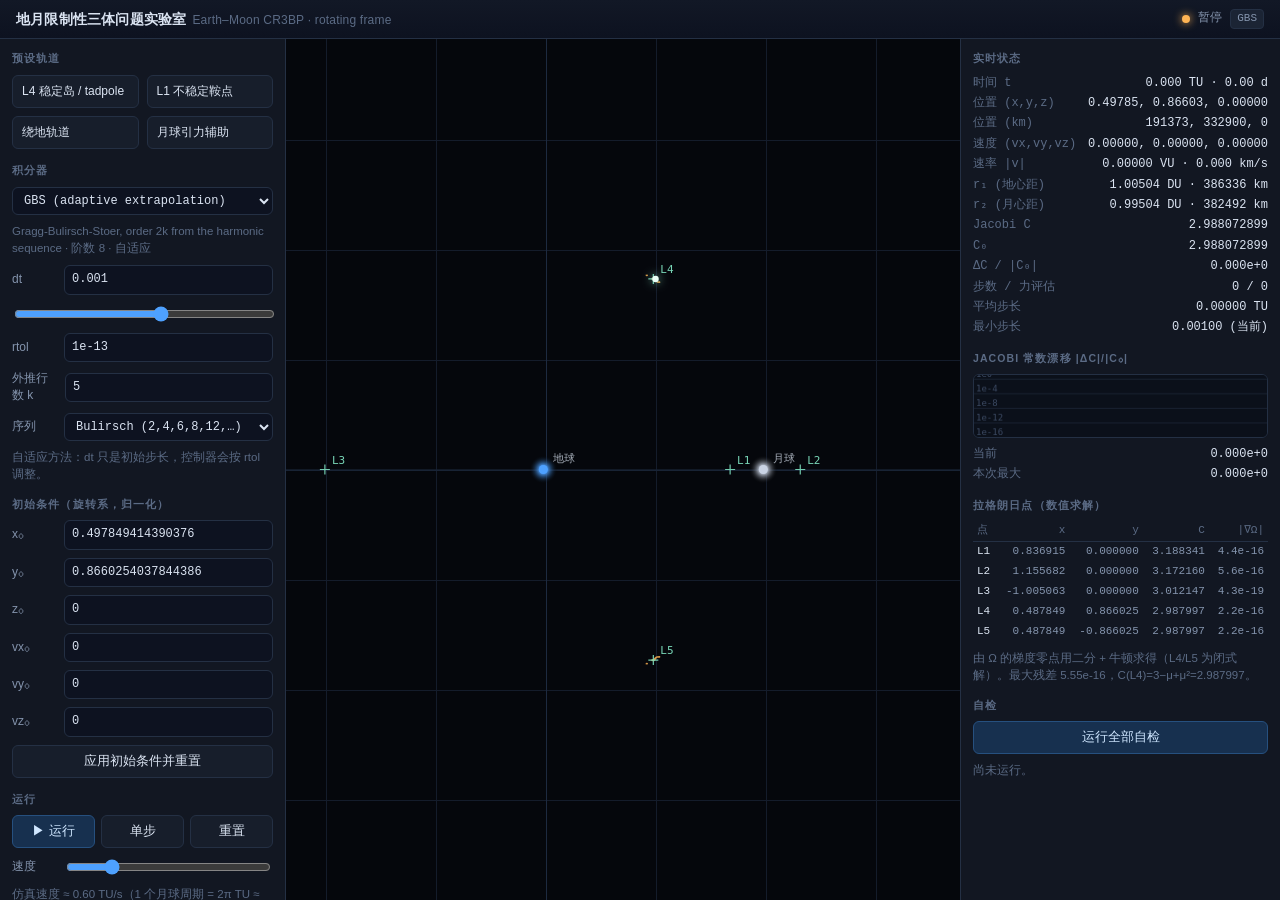
<file: submissions/harnessL--ds-4.1flashmax--2026-09-09/lab.html>
<!DOCTYPE html>
<html lang="zh-CN">
<head>
<meta charset="utf-8">
<meta name="viewport" content="width=device-width,initial-scale=1">
<title>地月限制性三体问题实验室 · Earth–Moon CR3BP Lab</title>
<style>
/* ===== Earth-Moon CR3BP Laboratory ===== */
:root{
  --bg:#0a0d14; --panel:#121722; --panel2:#171e2b; --line:#243044;
  --ink:#dbe4f2; --ink-dim:#8494ad; --ink-faint:#5b6b85;
  --accent:#4ea1ff; --accent2:#7ee0c0; --warn:#ffb454; --bad:#ff6b6b; --good:#5ee08a;
  --earth:#4ea1ff; --moon:#c9d3e4; --trail:#7ee0c0; --zvc:#ffb454;
  --mono:ui-monospace,SFMono-Regular,Menlo,Consolas,"Liberation Mono",monospace;
}
*{box-sizing:border-box}
html,body{height:100%;margin:0}
body{
  background:var(--bg); color:var(--ink);
  font:13px/1.45 -apple-system,BlinkMacSystemFont,"Segoe UI",Roboto,"Helvetica Neue",Arial,"Noto Sans SC",sans-serif;
  overflow:hidden;
}
#app{display:flex;flex-direction:column;height:100vh}
header{
  display:flex;align-items:center;gap:16px;
  padding:9px 16px;border-bottom:1px solid var(--line);
  background:linear-gradient(180deg,#121826,#0d1220);
}
header h1{font-size:14px;font-weight:600;margin:0;letter-spacing:.2px}
header h1 .sub{color:var(--ink-faint);font-weight:400;font-size:12px;margin-left:6px}
header .grow{flex:1}
.status{
  display:flex;align-items:center;gap:8px;font-family:var(--mono);font-size:12px;color:var(--ink-dim)
}
.dot{width:8px;height:8px;border-radius:50%;background:var(--ink-faint);box-shadow:0 0 8px transparent}
.dot.run{background:var(--good);box-shadow:0 0 8px var(--good)}
.dot.pause{background:var(--warn);box-shadow:0 0 8px var(--warn)}
.dot.halt{background:var(--bad);box-shadow:0 0 8px var(--bad)}
main{flex:1;display:grid;grid-template-columns:286px 1fr 320px;min-height:0}
.panel{
  background:var(--panel);border-right:1px solid var(--line);
  overflow-y:auto;padding:12px;display:flex;flex-direction:column;gap:14px;
}
.panel.right{border-right:none;border-left:1px solid var(--line)}
.panel::-webkit-scrollbar{width:9px}
.panel::-webkit-scrollbar-thumb{background:#22304a;border-radius:5px}
.group{display:flex;flex-direction:column;gap:8px}
.group>h2{
  font-size:10.5px;text-transform:uppercase;letter-spacing:1.1px;color:var(--ink-faint);
  margin:0;font-weight:600;
}
.row{display:flex;align-items:center;gap:8px}
.row.wrap{flex-wrap:wrap}
.row label{color:var(--ink-dim);font-size:12px;min-width:44px}
.row .grow{flex:1}
button{
  font:inherit;color:var(--ink);background:var(--panel2);border:1px solid var(--line);
  border-radius:6px;padding:6px 10px;cursor:pointer;transition:.12s;
}
button:hover{background:#1d2637;border-color:#31405c}
button:active{transform:translateY(1px)}
button.primary{background:#17304f;border-color:#26507f;color:#cfe6ff}
button.primary:hover{background:#1b3a61}
button.ghost{background:transparent}
button.on{background:#17304f;border-color:#2a5c93;color:#cfe6ff}
button:disabled{opacity:.45;cursor:not-allowed}
button.preset{flex:1 1 46%;text-align:left;font-size:12px;padding:7px 9px}
select,input[type=number],input[type=text]{
  font:inherit;font-family:var(--mono);font-size:12px;color:var(--ink);
  background:#0d1220;border:1px solid var(--line);border-radius:6px;padding:5px 7px;width:100%;
}
select:focus,input:focus{outline:none;border-color:var(--accent)}
input[type=range]{width:100%;accent-color:var(--accent);height:18px}
input[type=checkbox]{accent-color:var(--accent)}
.kv{display:grid;grid-template-columns:auto 1fr;gap:3px 10px;font-family:var(--mono);font-size:12px}
.kv .k{color:var(--ink-faint)}
.kv .v{text-align:right;color:var(--ink)}
.kv .v.good{color:var(--good)}
.kv .v.warn{color:var(--warn)}
.stage{position:relative;background:#05070c;min-width:0;min-height:0}
#view{display:block;width:100%;height:100%;cursor:grab}
#view.drag{cursor:grabbing}
.halt{
  position:absolute;left:50%;top:16px;transform:translateX(-50%);
  background:#3a1620;border:1px solid #7a2b3a;color:#ffc9d2;
  padding:8px 14px;border-radius:8px;font-family:var(--mono);font-size:12px;
  max-width:80%;display:none;z-index:5;
}
.halt.show{display:block}
.badge{
  display:inline-block;padding:1px 6px;border-radius:4px;font-family:var(--mono);font-size:11px;
  background:#1b2434;color:var(--ink-dim);border:1px solid var(--line);
}
.badge.good{background:#12301f;color:#8ef0b0;border-color:#1f5a38}
.badge.bad{background:#331520;color:#ff9fae;border-color:#6b2a38}
canvas.spark{width:100%;height:64px;display:block;background:#0b101a;border:1px solid var(--line);border-radius:6px}
table.lp{width:100%;border-collapse:collapse;font-family:var(--mono);font-size:11px}
table.lp th{color:var(--ink-faint);text-align:right;font-weight:500;padding:2px 4px;border-bottom:1px solid var(--line)}
table.lp th:first-child{text-align:left}
table.lp td{text-align:right;padding:2px 4px;color:var(--ink-dim)}
table.lp td:first-child{text-align:left;color:var(--ink)}
table.tests{width:100%;border-collapse:collapse;font-size:11.5px}
table.tests td{padding:3px 4px;border-bottom:1px solid #1b2434;vertical-align:top}
table.tests td.st{width:44px;font-family:var(--mono);font-size:10.5px}
table.tests td.st.pass{color:var(--good)}
table.tests td.st.fail{color:var(--bad)}
table.tests td.nm{color:var(--ink)}
table.tests td.vl{font-family:var(--mono);color:var(--ink-dim);text-align:right;white-space:nowrap}
table.tests .detail{color:var(--ink-faint);font-family:var(--mono);font-size:10.5px;display:block;margin-top:1px}
.hint{color:var(--ink-faint);font-size:11.5px;line-height:1.5}
.mono{font-family:var(--mono)}
.small{font-size:11px}
.hr{height:1px;background:var(--line);margin:2px 0}
.seg{display:flex;gap:6px}
.seg button{flex:1}

</style>
</head>
<body>
<div id="app">
  <header>
    <h1>地月限制性三体问题实验室<span class="sub">Earth–Moon CR3BP · rotating frame</span></h1>
    <div class="grow"></div>
    <div class="status">
      <span class="dot" id="statusDot"></span>
      <span id="statusText">就绪</span>
      <span class="badge" id="methodBadge">—</span>
    </div>
  </header>
  <main>
    <aside class="panel left">
      <div class="group">
        <h2>预设轨道</h2>
        <div class="row wrap" id="presets"></div>
      </div>

      <div class="group">
        <h2>积分器</h2>
        <select id="method"></select>
        <div class="hint" id="methodBlurb"></div>
        <div class="row">
          <label>dt</label>
          <input type="number" id="dtNum" step="0.0001" min="0.000001" max="0.2">
        </div>
        <input type="range" id="dt" min="-6" max="-0.7" step="0.01">
        <div class="row" id="tolRow">
          <label>rtol</label>
          <input type="number" id="rtol" step="1e-1" min="1e-15" max="1e-4">
        </div>
        <div class="row" id="gbsKRow">
          <label>外推行数 k</label>
          <input type="number" id="gbsK" min="2" max="8" step="1">
        </div>
        <div class="row" id="gbsSeqRow">
          <label>序列</label>
          <select id="gbsSeq">
            <option value="bulirsch">Bulirsch (2,4,6,8,12,…)</option>
            <option value="harmonic">Harmonic (2,4,6,8,10,…)</option>
          </select>
        </div>
        <div class="hint" id="stepHint"></div>
      </div>

      <div class="group">
        <h2>初始条件（旋转系，归一化）</h2>
        <div class="row"><label>x₀</label><input type="number" id="ic-x" step="0.001"></div>
        <div class="row"><label>y₀</label><input type="number" id="ic-y" step="0.001"></div>
        <div class="row"><label>z₀</label><input type="number" id="ic-z" step="0.001"></div>
        <div class="row"><label>vx₀</label><input type="number" id="ic-vx" step="0.001"></div>
        <div class="row"><label>vy₀</label><input type="number" id="ic-vy" step="0.001"></div>
        <div class="row"><label>vz₀</label><input type="number" id="ic-vz" step="0.001"></div>
        <button id="applyIC">应用初始条件并重置</button>
      </div>

      <div class="group">
        <h2>运行</h2>
        <div class="seg">
          <button id="play" class="primary">▶ 运行</button>
          <button id="stepBtn">单步</button>
          <button id="reset">重置</button>
        </div>
        <div class="row"><label>速度</label><input type="range" id="speed" min="0" max="3" step="0.05"></div>
        <div class="hint" id="speedHint"></div>
      </div>

      <div class="group">
        <h2>视图</h2>
        <div class="seg">
          <button id="zoomIn">＋</button>
          <button id="zoomOut">－</button>
          <button id="fit">适配</button>
          <button id="follow" class="ghost">跟随</button>
        </div>
        <div class="row"><label>缩放</label><input type="range" id="zoom" min="-1" max="3" step="0.01"></div>
        <div class="row">
          <label style="min-width:auto"><input type="checkbox" id="showZVC" checked> 零速度曲线</label>
        </div>
        <div class="row">
          <label style="min-width:auto"><input type="checkbox" id="showTrail" checked> 轨迹尾迹</label>
        </div>
        <div class="row">
          <label style="min-width:auto"><input type="checkbox" id="showL" checked> 拉格朗日点</label>
        </div>
        <div class="hint">滚轮缩放 · 拖拽平移</div>
      </div>
    </aside>

    <section class="stage">
      <canvas id="view"></canvas>
      <div class="halt" id="halt"></div>
    </section>

    <aside class="panel right">
      <div class="group">
        <h2>实时状态</h2>
        <div class="kv" id="readout"></div>
      </div>

      <div class="group">
        <h2>Jacobi 常数漂移 |ΔC|/|C₀|</h2>
        <canvas class="spark" id="driftCanvas"></canvas>
        <div class="kv">
          <span class="k">当前</span><span class="v" id="driftNow">—</span>
          <span class="k">本次最大</span><span class="v" id="driftMax">—</span>
        </div>
      </div>

      <div class="group">
        <h2>拉格朗日点（数值求解）</h2>
        <table class="lp" id="lpTable"></table>
        <div class="hint" id="lpNote"></div>
      </div>

      <div class="group">
        <h2>自检</h2>
        <button id="runTests" class="primary">运行全部自检</button>
        <div class="hint" id="testSummary">尚未运行。</div>
        <div id="testOut"></div>
      </div>
    </aside>
  </main>
</div>
<script>
/* =====================================================================
   CR3BP core — Earth-Moon circular restricted three-body problem
   Pure numerics. No DOM, no rendering, no hidden state beyond CR3BP.
   Loads as a Node module (require) and as a browser global (window.CR3BP).
   Units: distance = Earth-Moon separation, time = 1/omega, mass ratio mu.
   Frame: rotating, barycentre at origin, Earth at (-mu,0), Moon at (1-mu,0).
   ===================================================================== */
(function (root, factory) {
  var api = factory();
  if (typeof module === 'object' && module && module.exports) module.exports = api;
  if (typeof root !== 'undefined' && root) root.CR3BP = api;
}(typeof globalThis !== 'undefined' ? globalThis : this, function () {
  'use strict';

  /* ------------------------------------------------------------------ */
  /* 1. constants                                                        */
  /* ------------------------------------------------------------------ */
  var MU_EARTH_MOON = 0.012150585609624;      // M_moon / (M_earth + M_moon)
  var DU_KM   = 384400.0;                     // distance unit (km)
  var TU_DAYS = 27.321661 / (2 * Math.PI);    // time unit (days)
  var VU_KMS  = (DU_KM / TU_DAYS) / 86400.0;  // velocity unit (km/s)
  var R_EARTH = 6371.0 / DU_KM;               // Earth radius in DU  (0.016571)
  var R_MOON  = 1737.4 / DU_KM;               // Moon radius in DU   (0.004520)
  var R_SINGULARITY = 1e-4;                   // numerical singularity guard (DU)

  /* ------------------------------------------------------------------ */
  /* 2. counters (force evaluations, steps, rejects, guards)             */
  /* ------------------------------------------------------------------ */
  var STATS = { evals: 0, steps: 0, rejects: 0, guards: 0 };
  function resetStats() { STATS.evals = 0; STATS.steps = 0; STATS.rejects = 0; STATS.guards = 0; }
  function snapshotStats() {
    return { evals: STATS.evals, steps: STATS.steps, rejects: STATS.rejects, guards: STATS.guards };
  }

  /* ------------------------------------------------------------------ */
  /* 3. potential, gradient, Hessian, Jacobi constant                    */
  /* ------------------------------------------------------------------ */
  function omega(x, y, z, mu) {
    var d1 = x + mu, d2 = x - 1 + mu;
    var r1 = Math.sqrt(d1 * d1 + y * y + z * z);
    var r2 = Math.sqrt(d2 * d2 + y * y + z * z);
    return 0.5 * (x * x + y * y) + (1 - mu) / r1 + mu / r2;
  }

  function gradOmega(x, y, z, mu) {
    var d1 = x + mu, d2 = x - 1 + mu;
    var r1s = d1 * d1 + y * y + z * z, r2s = d2 * d2 + y * y + z * z;
    var r1 = Math.sqrt(r1s), r2 = Math.sqrt(r2s);
    var r1c = r1s * r1, r2c = r2s * r2;      // r^3
    return [
      x - (1 - mu) * d1 / r1c - mu * d2 / r2c,
      y - (1 - mu) * y / r1c - mu * y / r2c,
      -(1 - mu) * z / r1c - mu * z / r2c
    ];
  }

  /* gravitational potential U = (1-mu)/r1 + mu/r2 and its gradient.
     The CR3BP Hamiltonian in canonical momenta (p_x = x'-y, p_y = y'+x) is
       H = (1/2)|p|^2 + (y p_x - x p_y) - U,
     so the rotation-split symplectic step must kick with grad U, not grad Omega
     (grad Omega = grad U + (x,y,0); the centrifugal part is carried by the
      canonical rotation term).                                       */
  function gradU(x, y, z, mu) {
    var d1 = x + mu, d2 = x - 1 + mu;
    var r1s = d1 * d1 + y * y + z * z, r2s = d2 * d2 + y * y + z * z;
    var r1c = r1s * Math.sqrt(r1s), r2c = r2s * Math.sqrt(r2s);
    return [
      -(1 - mu) * d1 / r1c - mu * d2 / r2c,
      -(1 - mu) * y / r1c - mu * y / r2c,
      -(1 - mu) * z / r1c - mu * z / r2c
    ];
  }

  function hessOmega(x, y, z, mu) {
    var d1 = x + mu, d2 = x - 1 + mu;
    var r1s = d1 * d1 + y * y + z * z, r2s = d2 * d2 + y * y + z * z;
    var r1 = Math.sqrt(r1s), r2 = Math.sqrt(r2s);
    var r1c = r1s * r1, r2c = r2s * r2;
    var r1f = r1c * r1s, r2f = r2c * r2s;    // r^5
    var inv13 = 1 / r1c, inv23 = 1 / r2c, inv15 = 1 / r1f, inv25 = 1 / r2f;
    var xx = 1 - (1 - mu) * inv13 - mu * inv23 + 3 * (1 - mu) * d1 * d1 * inv15 + 3 * mu * d2 * d2 * inv25;
    var yy = 1 - (1 - mu) * inv13 - mu * inv23 + 3 * (1 - mu) * y * y * inv15 + 3 * mu * y * y * inv25;
    var zz = -(1 - mu) * inv13 - mu * inv23 + 3 * (1 - mu) * z * z * inv15 + 3 * mu * z * z * inv25;
    var xy = 3 * (1 - mu) * d1 * y * inv15 + 3 * mu * d2 * y * inv25;
    var xz = 3 * (1 - mu) * d1 * z * inv15 + 3 * mu * d2 * z * inv25;
    var yz = 3 * (1 - mu) * y * z * inv15 + 3 * mu * y * z * inv25;
    return { xx: xx, yy: yy, zz: zz, xy: xy, xz: xz, yz: yz };
  }

  function jacobi(s, mu) {
    var v2 = s.vx * s.vx + s.vy * s.vy + s.vz * s.vz;
    return 2 * omega(s.x, s.y, s.z, mu) - v2;
  }

  function dist1(s, mu) { return Math.hypot(s.x + mu, s.y, s.z); }
  function dist2(s, mu) { return Math.hypot(s.x - 1 + mu, s.y, s.z); }

  /* rotating-frame equations of motion:
       x'' =  2 y' + Omega_x
       y'' = -2 x' + Omega_y
       z'' =         Omega_z                                          */
  function deriv6(s, mu) {
    var g = gradOmega(s.x, s.y, s.z, mu);
    return {
      x: s.vx, y: s.vy, z: s.vz,
      vx: 2 * s.vy + g[0],
      vy: -2 * s.vx + g[1],
      vz: g[2]
    };
  }

  function axpy(s, k, h) {
    return {
      x: s.x + h * k.x, y: s.y + h * k.y, z: s.z + h * k.z,
      vx: s.vx + h * k.vx, vy: s.vy + h * k.vy, vz: s.vz + h * k.vz
    };
  }

  function cloneState(s) { return { x: s.x, y: s.y, z: s.z, vx: s.vx, vy: s.vy, vz: s.vz }; }
  function isFiniteState(s) {
    return Number.isFinite(s.x) && Number.isFinite(s.y) && Number.isFinite(s.z) &&
           Number.isFinite(s.vx) && Number.isFinite(s.vy) && Number.isFinite(s.vz);
  }

  /* ------------------------------------------------------------------ */
  /* 4. Lagrange points                                                  */
  /* ------------------------------------------------------------------ */
  function collinearF(x, mu) { return gradOmega(x, 0, 0, mu)[0]; }

  /* bisection on a sign-changing bracket, then Newton polish */
  function solveCollinear(mu, lo, hi) {
    var flo = collinearF(lo, mu), fhi = collinearF(hi, mu);
    if (!Number.isFinite(flo) || !Number.isFinite(fhi) || flo * fhi > 0) return NaN;
    var a = lo, b = hi;
    for (var i = 0; i < 200 && (b - a) > 1e-16 * Math.max(1, Math.abs(a)); i++) {
      var m = 0.5 * (a + b), fm = collinearF(m, mu);
      if (fm === 0) { a = b = m; break; }
      if (flo * fm <= 0) { b = m; } else { a = m; flo = fm; }
    }
    var x = 0.5 * (a + b);
    /* Newton polish with central differences */
    for (var k = 0; k < 8; k++) {
      var h = 1e-7 * Math.max(1e-3, Math.abs(x));
      var f = collinearF(x, mu);
      var d = (collinearF(x + h, mu) - collinearF(x - h, mu)) / (2 * h);
      if (!Number.isFinite(f) || !Number.isFinite(d) || d === 0) break;
      var step = f / d;
      var xn = x - step;
      if (!Number.isFinite(xn)) break;
      x = xn;
      if (Math.abs(step) < 1e-15) break;
    }
    return x;
  }

  function lagrangePoints(mu) {
    var eps = 1e-7;
    var L1x = solveCollinear(mu, -mu + eps, 1 - mu - eps);
    var L2x = solveCollinear(mu, 1 - mu + eps, 3.0);
    var L3x = solveCollinear(mu, -3.0, -mu - eps);
    var s3 = Math.sqrt(3) / 2;
    var pts = {
      L1: { x: L1x, y: 0, z: 0, kind: 'collinear' },
      L2: { x: L2x, y: 0, z: 0, kind: 'collinear' },
      L3: { x: L3x, y: 0, z: 0, kind: 'collinear' },
      L4: { x: 0.5 - mu, y: s3, z: 0, kind: 'triangular' },
      L5: { x: 0.5 - mu, y: -s3, z: 0, kind: 'triangular' }
    };
    var names = ['L1', 'L2', 'L3', 'L4', 'L5'];
    var maxResidual = 0, resids = {};
    for (var i = 0; i < names.length; i++) {
      var p = pts[names[i]];
      var g = gradOmega(p.x, p.y, p.z, mu);
      var r = Math.sqrt(g[0] * g[0] + g[1] * g[1] + g[2] * g[2]);
      resids[names[i]] = r;
      if (!(r <= maxResidual)) maxResidual = r;
      p.residual = r;
      p.C = jacobi({ x: p.x, y: p.y, z: p.z, vx: 0, vy: 0, vz: 0 }, mu);
    }
    return { points: pts, residuals: resids, maxResidual: maxResidual };
  }

  /* linear stability of an equilibrium: eigenvalues of
       A = [[0,0,1,0],[0,0,0,1],[Oxx,Oxy,0,2],[Oxy,Oyy,-2,0]]
     characteristic polynomial in L = lambda^2:  L^2 + U L + V = 0,
       U = 4 - Oxx - Oyy,  V = Oxx*Oyy - Oxy^2.
     Collinear points: V < 0  -> one positive real root -> unstable.
     Triangular points: stable (purely imaginary lambda) iff 1 - 27 mu (1-mu) >= 0. */
  function stability(p, mu) {
    var H = hessOmega(p.x, p.y, p.z, mu);
    var U = 4 - H.xx - H.yy;
    var V = H.xx * H.yy - H.xy * H.xy;
    var disc = U * U - 4 * V;
    var L1r = (-U + Math.sqrt(disc)) / 2, L2r = (-U - Math.sqrt(disc)) / 2;
    var maxRealLambda = 0;
    var roots = [L1r, L2r];
    for (var i = 0; i < 2; i++) {
      var L = roots[i];
      if (L >= 0) { maxRealLambda = Math.max(maxRealLambda, Math.sqrt(L)); }
      else { maxRealLambda = Math.max(maxRealLambda, 0); }
    }
    return { U: U, V: V, disc: disc, Lroots: roots, maxRealLambda: maxRealLambda,
             unstable: maxRealLambda > 1e-12, hess: H };
  }

  /* ------------------------------------------------------------------ */
  /* 5. integrators                                                      */
  /* ------------------------------------------------------------------ */
  /* physical <-> canonical momenta  (p_x = x' - y, p_y = y' + x, p_z = z') */
  function toCanon(s) { return { x: s.x, y: s.y, z: s.z, px: s.vx - s.y, py: s.vy + s.x, pz: s.vz }; }
  function toPhys(c) { return { x: c.x, y: c.y, z: c.z, vx: c.px + c.y, vy: c.py - c.x, vz: c.pz }; }

  /* exact flow of H_B = y*p_x - x*p_y  (rotation, clockwise for a>0) */
  function rotCanon(c, a) {
    var ca = Math.cos(a), sa = Math.sin(a);
    return {
      x:  ca * c.x + sa * c.y,
      y: -sa * c.x + ca * c.y,
      z: c.z,
      px:  ca * c.px + sa * c.py,
      py: -sa * c.px + ca * c.py,
      pz: c.pz
    };
  }

  /* one symmetric 2nd-order symplectic step of the rotation splitting:
       Phi2(t) = rot(t/2) . kick(t/2) . drift(t) . kick(t/2) . rot(t/2)      */
  function symBase(c, dt, mu) {
    var st = rotCanon(c, dt / 2);
    var g = gradU(st.x, st.y, st.z, mu); STATS.evals++;
    st.px += (dt / 2) * g[0]; st.py += (dt / 2) * g[1]; st.pz += (dt / 2) * g[2];
    st.x += dt * st.px; st.y += dt * st.py; st.z += dt * st.pz;
    g = gradU(st.x, st.y, st.z, mu); STATS.evals++;
    st.px += (dt / 2) * g[0]; st.py += (dt / 2) * g[1]; st.pz += (dt / 2) * g[2];
    return rotCanon(st, dt / 2);
  }

  function stepRK4(s, dt, mu) {
    var k1 = deriv6(s, mu); STATS.evals++;
    var k2 = deriv6(axpy(s, k1, dt / 2), mu); STATS.evals++;
    var k3 = deriv6(axpy(s, k2, dt / 2), mu); STATS.evals++;
    var k4 = deriv6(axpy(s, k3, dt), mu); STATS.evals++;
    return {
      x:  s.x  + (dt / 6) * (k1.x  + 2 * k2.x  + 2 * k3.x  + k4.x),
      y:  s.y  + (dt / 6) * (k1.y  + 2 * k2.y  + 2 * k3.y  + k4.y),
      z:  s.z  + (dt / 6) * (k1.z  + 2 * k2.z  + 2 * k3.z  + k4.z),
      vx: s.vx + (dt / 6) * (k1.vx + 2 * k2.vx + 2 * k3.vx + k4.vx),
      vy: s.vy + (dt / 6) * (k1.vy + 2 * k2.vy + 2 * k3.vy + k4.vy),
      vz: s.vz + (dt / 6) * (k1.vz + 2 * k2.vz + 2 * k3.vz + k4.vz)
    };
  }

  /* Yoshida (1990) symmetric compositions of a symmetric 2nd-order map.
     4th order: S(w1 t) S(w0 t) S(w1 t)
     6th order: S(w1 t) S(w2 t) S(w3 t) S(w0 t) S(w3 t) S(w2 t) S(w1 t)   */
  var Y4_W1 = 1.0 / (2.0 - Math.cbrt(2.0));
  var Y4_W0 = -Math.cbrt(2.0) / (2.0 - Math.cbrt(2.0));
  var Y6 = [0.784513610477560, 0.235573213359357, -1.17767998417887, 1.315186320683906,
            -1.17767998417887, 0.235573213359357, 0.784513610477560];

  function stepVerlet(s, dt, mu) { return toPhys(symBase(toCanon(s), dt, mu)); }

  function stepYoshida4(s, dt, mu) {
    var c = toCanon(s);
    c = symBase(c, Y4_W1 * dt, mu);
    c = symBase(c, Y4_W0 * dt, mu);
    c = symBase(c, Y4_W1 * dt, mu);
    return toPhys(c);
  }

  function stepYoshida6(s, dt, mu) {
    var c = toCanon(s);
    for (var i = 0; i < Y6.length; i++) c = symBase(c, Y6[i] * dt, mu);
    return toPhys(c);
  }

  /* Dormand-Prince 5(4), adaptive. Returns one attempted step. */
  var DP_A = [
    [],
    [1 / 5],
    [3 / 40, 9 / 40],
    [44 / 45, -56 / 15, 32 / 9],
    [19372 / 6561, -25360 / 2187, 64448 / 6561, -212 / 729],
    [9017 / 3168, -355 / 33, 46732 / 5247, 49 / 176, -5103 / 18656],
    [35 / 384, 0, 500 / 1113, 125 / 192, -2187 / 6784, 11 / 84]
  ];
  var DP_C = [0, 1 / 5, 3 / 10, 4 / 5, 8 / 9, 1, 1];
  var DP_B5 = [35 / 384, 0, 500 / 1113, 125 / 192, -2187 / 6784, 11 / 84, 0];
  var DP_B4 = [5179 / 57600, 0, 7571 / 16695, 393 / 640, -92097 / 339200, 187 / 2100, 1 / 40];

  function stepDOPRI5(s, dt, mu, rtol, atol) {
    rtol = rtol == null ? 1e-10 : rtol;
    atol = atol == null ? 1e-12 : atol;
    var k = new Array(7), i, j;
    k[0] = deriv6(s, mu); STATS.evals++;
    var tmp = cloneState(s);
    for (i = 1; i < 7; i++) {
      tmp = cloneState(s);
      var a = DP_A[i];
      for (j = 0; j < i; j++) {
        tmp.x  += dt * a[j] * k[j].x;
        tmp.y  += dt * a[j] * k[j].y;
        tmp.z  += dt * a[j] * k[j].z;
        tmp.vx += dt * a[j] * k[j].vx;
        tmp.vy += dt * a[j] * k[j].vy;
        tmp.vz += dt * a[j] * k[j].vz;
      }
      k[i] = deriv6(tmp, mu); STATS.evals++;
    }
    var y5 = cloneState(s), y4 = cloneState(s), err = 0;
    var scale = { x: 0, y: 0, z: 0, vx: 0, vy: 0, vz: 0 };
    var names = ['x', 'y', 'z', 'vx', 'vy', 'vz'];
    for (i = 0; i < 7; i++) {
      y5.x  += dt * DP_B5[i] * k[i].x;  y4.x  += dt * DP_B4[i] * k[i].x;
      y5.y  += dt * DP_B5[i] * k[i].y;  y4.y  += dt * DP_B4[i] * k[i].y;
      y5.z  += dt * DP_B5[i] * k[i].z;  y4.z  += dt * DP_B4[i] * k[i].z;
      y5.vx += dt * DP_B5[i] * k[i].vx; y4.vx += dt * DP_B4[i] * k[i].vx;
      y5.vy += dt * DP_B5[i] * k[i].vy; y4.vy += dt * DP_B4[i] * k[i].vy;
      y5.vz += dt * DP_B5[i] * k[i].vz; y4.vz += dt * DP_B4[i] * k[i].vz;
    }
    for (i = 0; i < 6; i++) {
      var nm = names[i];
      var sc = atol + rtol * Math.max(Math.abs(s[nm]), Math.abs(y5[nm]));
      var e = (y5[nm] - y4[nm]) / sc;
      err += e * e;
    }
    err = Math.sqrt(err / 6);
    var fac = 0.9 * Math.pow(err === 0 ? 1e-16 : err, -0.2);
    fac = err > 1 ? Math.max(0.1, fac) : Math.min(5.0, Math.max(0.2, fac));
    var dtNext = dt * fac;
    var accepted = err <= 1.0 && Number.isFinite(err);
    if (!accepted) STATS.rejects++;
    return { state: accepted ? y5 : cloneState(s), dtUsed: dt, dtNext: dtNext,
             accepted: accepted, errNorm: err };
  }

  /* ---- Gragg-Bulirsch-Stoer: modified midpoint + Neville extrapolation ---- */
  var GBS_SEQ_HARMONIC = [2, 4, 6, 8, 10, 12, 14, 16];
  var GBS_SEQ_BULIRSCH = [2, 4, 6, 8, 12, 16, 24, 32];
  var GBS_SEQ = GBS_SEQ_HARMONIC;   /* default; stepGBS/stepGBSFix take a sequence override */
  function gbsSequence(name) {
    if (name === 'bulirsch') return GBS_SEQ_BULIRSCH;
    return GBS_SEQ_HARMONIC;
  }

  function subState(a, b) {
    return { x: a.x - b.x, y: a.y - b.y, z: a.z - b.z, vx: a.vx - b.vx, vy: a.vy - b.vy, vz: a.vz - b.vz };
  }
  function addScaledState(a, b, c) {
    return { x: a.x + c * b.x, y: a.y + c * b.y, z: a.z + c * b.z,
             vx: a.vx + c * b.vx, vy: a.vy + c * b.vy, vz: a.vz + c * b.vz };
  }
  function scaledErrNorm(a, b, ref, rtol, atol) {
    var names = ['x', 'y', 'z', 'vx', 'vy', 'vz'], e = 0, i, nm, sc, d;
    for (i = 0; i < 6; i++) {
      nm = names[i];
      sc = atol + rtol * Math.max(Math.abs(ref[nm]), Math.abs(a[nm]));
      d = (a[nm] - b[nm]) / sc;
      e += d * d;
    }
    return Math.sqrt(e / 6);
  }

  /* one pass of the modified midpoint method: n substeps of h = H/n */
  function mmidState(s, H, n, mu) {
    var h = H / n;
    var f = deriv6(s, mu); STATS.evals++;
    var zprev = cloneState(s);
    var zcur = axpy(s, f, h);
    for (var m = 1; m < n; m++) {
      f = deriv6(zcur, mu); STATS.evals++;
      var znext = {
        x: zprev.x + 2 * h * f.x, y: zprev.y + 2 * h * f.y, z: zprev.z + 2 * h * f.z,
        vx: zprev.vx + 2 * h * f.vx, vy: zprev.vy + 2 * h * f.vy, vz: zprev.vz + 2 * h * f.vz
      };
      zprev = zcur; zcur = znext;
    }
    f = deriv6(zcur, mu); STATS.evals++;
    return {
      x: 0.5 * (zcur.x + zprev.x + h * f.x), y: 0.5 * (zcur.y + zprev.y + h * f.y),
      z: 0.5 * (zcur.z + zprev.z + h * f.z), vx: 0.5 * (zcur.vx + zprev.vx + h * f.vx),
      vy: 0.5 * (zcur.vy + zprev.vy + h * f.vy), vz: 0.5 * (zcur.vz + zprev.vz + h * f.vz)
    };
  }

  /* extrapolation core shared by the adaptive and the fixed-step GBS variants */
  function gbsExtrapolate(s, H, mu, k, seqName) {
    var SEQ = gbsSequence(seqName);
    k = Math.max(2, Math.min(SEQ.length, k || 4));
    var T = [], i, m;
    for (i = 0; i < k; i++) {
      var ni = SEQ[i];
      var y = mmidState(s, H, ni, mu);
      var row = [y];
      for (m = 1; m <= i; m++) {
        var den = Math.pow(ni / SEQ[i - m], 2) - 1;   // (n_fine/n_coarse)^2 - 1
        row.push(addScaledState(row[m - 1], subState(row[m - 1], T[i - 1][m - 1]), 1 / den));
      }
      T.push(row);
    }
    return { best: T[k - 1][k - 1], prev: T[k - 1][k - 2], order: 2 * k, k: k };
  }

  /* extrapolate k rows of the harmonic sequence -> order 2k; returns accepted?/dtNext */
  function stepGBS(s, H, mu, rtol, atol, k, seqName) {
    rtol = rtol == null ? 1e-10 : rtol;
    atol = atol == null ? 1e-14 : atol;
    var ex = gbsExtrapolate(s, H, mu, k, seqName);
    var best = ex.best, prev = ex.prev, order = ex.order;
    var err = scaledErrNorm(best, prev, s, rtol, atol);
    var fac = 0.9 * Math.pow(err === 0 ? 1e-16 : err, -1 / (order + 1));
    fac = err > 1 ? Math.max(0.1, fac) : Math.min(5.0, Math.max(0.2, fac));
    var accepted = err <= 1.0 && Number.isFinite(err) && isFiniteState(best);
    if (!accepted) STATS.rejects++;
    return { state: accepted ? best : cloneState(s), dtUsed: H, dtNext: H * fac,
             accepted: accepted, errNorm: err };
  }

  /* fixed-step GBS: one extrapolation step at a prescribed H, no error control */
  function stepGBSFix(s, H, mu, k, seqName) {
    var ex = gbsExtrapolate(s, H, mu, k, seqName);
    return ex.best;
  }

  /* step-doubling error control around any base map of order p */
  function stepDoubling(baseStep, p, s, H, mu, rtol, atol) {
    rtol = rtol == null ? 1e-10 : rtol;
    atol = atol == null ? 1e-14 : atol;
    var y1 = baseStep(s, H, mu);
    var yh = baseStep(s, H / 2, mu);
    var y2 = baseStep(yh, H / 2, mu);
    var err = scaledErrNorm(y2, y1, s, rtol, atol) / (Math.pow(2, p) - 1);
    var fac = 0.9 * Math.pow(err === 0 ? 1e-16 : err, -1 / (p + 1));
    fac = err > 1 ? Math.max(0.1, fac) : Math.min(5.0, Math.max(0.2, fac));
    var accepted = err <= 1.0 && Number.isFinite(err) && isFiniteState(y2);
    if (!accepted) STATS.rejects++;
    return { state: accepted ? y2 : cloneState(s), dtUsed: H, dtNext: H * fac,
             accepted: accepted, errNorm: err };
  }

  function stepARK4(s, H, mu, rtol, atol) { return stepDoubling(stepRK4, 4, s, H, mu, rtol, atol); }
  function stepSymAdapt(s, H, mu, rtol, atol) { return stepDoubling(stepYoshida4, 4, s, H, mu, rtol, atol); }

  var METHODS = {
    rk4:      { name: 'RK4',            order: 4, evalsPerStep: 4, symplectic: false, adaptive: false,
                step: stepRK4, blurb: 'classic explicit Runge-Kutta, 4 stages' },
    verlet:   { name: 'Verlet (symplectic, 2)', order: 2, evalsPerStep: 2, symplectic: true, adaptive: false,
                step: stepVerlet, blurb: 'rotation-splitting leapfrog' },
    yoshida4: { name: 'Yoshida-4 (symplectic, 4)', order: 4, evalsPerStep: 6, symplectic: true, adaptive: false,
                step: stepYoshida4, blurb: '3 x symmetric 2nd-order composition' },
    yoshida6: { name: 'Yoshida-6 (symplectic, 6)', order: 6, evalsPerStep: 14, symplectic: true, adaptive: false,
                step: stepYoshida6, blurb: '7 x symmetric 2nd-order composition' },
    dopri5:   { name: 'DOPRI5 (adaptive, 5)', order: 5, evalsPerStep: 6, symplectic: false, adaptive: true,
                step: null, blurb: 'Dormand-Prince 5(4) with error control' },
    gbs:      { name: 'GBS (adaptive extrapolation)', order: 8, evalsPerStep: 24, symplectic: false, adaptive: true,
                step: null, blurb: 'Gragg-Bulirsch-Stoer, order 2k from the harmonic sequence' },
    gbsfix:   { name: 'GBS-fixed (order 8)', order: 8, evalsPerStep: 24, symplectic: false, adaptive: false,
                step: null, blurb: 'one Gragg-Bulirsch-Stoer extrapolation step at a prescribed H' },
    ark4:     { name: 'Adaptive RK4 (step doubling)', order: 4, evalsPerStep: 12, symplectic: false, adaptive: true,
                step: null, blurb: 'RK4 with step-doubling error control' },
    symadapt: { name: 'Adaptive symplectic-4 (step doubling)', order: 4, evalsPerStep: 18, symplectic: true, adaptive: true,
                step: null, blurb: 'Yoshida-4 with step doubling; map structure kept, exact symplecticity lost when H varies' }
  };

  /* stateful stepper used by both the app and the benchmark */
  function makeStepper(cfg) {
    var method = cfg.method || 'yoshida4';
    if (!METHODS[method]) throw new Error('unknown method ' + method);
    var dt = cfg.dt == null ? 1e-3 : cfg.dt;
    var rtol = cfg.rtol == null ? 1e-10 : cfg.rtol;
    var atol = cfg.atol == null ? 1e-12 : cfg.atol;
    var dtAdaptive = cfg.dtAdaptive == null ? dt : cfg.dtAdaptive;
    var gbsK = cfg.gbsK == null ? 4 : cfg.gbsK;
    var gbsSeq = cfg.gbsSeq || 'harmonic';
    var obj = {
      method: method,
      order: METHODS[method].order,
      evalsPerStep: METHODS[method].evalsPerStep,
      symplectic: METHODS[method].symplectic,
      adaptive: METHODS[method].adaptive,
      get dt() { return dt; },
      set dt(v) { dt = v; dtAdaptive = v; },
      get rtol() { return rtol; },
      set rtol(v) { rtol = v; },
      set atol(v) { atol = v; },
      get adaptiveDt() { return dtAdaptive; },
      step: function (s, mu, dtOverride) {
        if (METHODS[method].adaptive) {
          var h = dtOverride == null ? dtAdaptive : dtOverride;
          var r;
          if (method === 'gbs') r = stepGBS(s, h, mu, rtol, atol, gbsK, gbsSeq);
          else if (method === 'ark4') r = stepARK4(s, h, mu, rtol, atol);
          else if (method === 'symadapt') r = stepSymAdapt(s, h, mu, rtol, atol);
          else r = stepDOPRI5(s, h, mu, rtol, atol);
          if (dtOverride == null) dtAdaptive = r.dtNext;
          return r;
        }
        var hf = dtOverride == null ? dt : dtOverride;
        STATS.steps++;
        var st = (method === 'gbsfix') ? stepGBSFix(s, hf, mu, gbsK, gbsSeq) : METHODS[method].step(s, hf, mu);
        return { state: st, dtUsed: hf, accepted: true, errNorm: 0 };
      }
    };
    return obj;
  }

  /* ------------------------------------------------------------------ */
  /* 6. guards                                                           */
  /* ------------------------------------------------------------------ */
  function guardState(s, mu) {
    if (!isFiniteState(s)) return { ok: false, code: 'nonfinite', message: 'state is not finite (NaN/Inf)' };
    var r1 = dist1(s, mu), r2 = dist2(s, mu);
    if (r1 < R_SINGULARITY || r2 < R_SINGULARITY)
      return { ok: false, code: 'singularity', message: 'singularity: r < ' + R_SINGULARITY + ' DU' };
    if (r1 < R_EARTH) return { ok: false, code: 'impact-earth', message: 'impact with Earth (r1 < R_earth)' };
    if (r2 < R_MOON)  return { ok: false, code: 'impact-moon',  message: 'impact with Moon (r2 < R_moon)' };
    var rr = Math.hypot(s.x, s.y, s.z), vv = Math.hypot(s.vx, s.vy, s.vz);
    if (rr > 1e6 || vv > 1e6)
      return { ok: false, code: 'diverged', message: 'state diverged: |r|=' + rr.toExponential(2) + ' |v|=' + vv.toExponential(2) };
    return { ok: true, code: 'ok', message: '' };
  }

  function validateDt(dt) {
    if (!Number.isFinite(dt)) return 'dt is not finite';
    if (dt === 0) return 'dt is zero';
    if (dt < 0) return 'dt is negative';
    return null;
  }

  /* ------------------------------------------------------------------ */
  /* 7. integration driver                                               */
  /* ------------------------------------------------------------------ */
  /* opts: { method, dt, T, mu, rtol, atol, budget (force evals), sampleEvery,
            collectTraj, guard:true }                                        */
  function integrate(s0, opts) {
    opts = opts || {};
    var mu = opts.mu == null ? MU_EARTH_MOON : opts.mu;
    var method = opts.method || 'yoshida4';
    var T = opts.T == null ? 1.0 : opts.T;
    var forward = T >= 0;
    var budget = opts.budget == null ? Infinity : opts.budget;
    var dt = opts.dt == null ? 1e-3 : opts.dt;
    var stepper = makeStepper({ method: method, dt: dt, rtol: opts.rtol, atol: opts.atol, gbsK: opts.gbsK, gbsSeq: opts.gbsSeq });
    var C0 = jacobi(s0, mu);
    var absC0 = Math.max(Math.abs(C0), 1e-12);
    var s = cloneState(s0), t = 0, steps = 0, rejects = 0;
    var driftMax = 0, driftHalf1 = 0, driftHalf2 = 0, minAllowed = Infinity, maxR = 0;
    var dtMin = Infinity, dtSum = 0;
    var traj = opts.collectTraj ? [cloneState(s0)] : null;
    var status = 'ok', message = '', guardHit = null;
    var e0 = snapshotStats();
    var maxIter = 5e7;

    while ((forward ? t < T : t > T) && (snapshotStats().evals - e0.evals) < budget && steps < maxIter) {
      if (opts.guard !== false) {
        var gPre = guardState(s, mu);
        if (!gPre.ok) {
          status = gPre.code; message = gPre.message;
          guardHit = { t: t, code: gPre.code, message: gPre.message, state: cloneState(s) };
          STATS.guards++;
          break;
        }
      }
      var dtUse = stepper.adaptive ? stepper.adaptiveDt : stepper.dt;
      if (!Number.isFinite(dtUse) || dtUse === 0) { status = 'invalid-dt'; message = 'zero or non-finite step'; break; }
      if ((forward && dtUse < 0) || (!forward && dtUse > 0)) {
        status = 'invalid-dt'; message = 'step sign does not match the integration span'; break;
      }
      var clamped = false;
      if (forward ? (t + dtUse > T) : (t + dtUse < T)) { dtUse = T - t; clamped = true; }
      if (dtUse === 0) break;

      var out;
      try { out = stepper.step(s, mu, clamped ? dtUse : undefined); }
      catch (e) { status = 'exception'; message = String(e && e.message || e); break; }
      if (!out.accepted) { rejects++; if (rejects > 1e6) { status = 'stalled'; message = 'adaptive step rejected > 1e6 times'; break; } continue; }

      s = out.state; t += dtUse; steps++;
      if (dtUse < dtMin) dtMin = dtUse;
      dtSum += dtUse;

      if (!isFiniteState(s)) {
        status = 'nonfinite'; message = 'state became non-finite at t=' + t.toExponential(3);
        STATS.guards++;
        guardHit = { t: t, code: 'nonfinite', message: message, state: cloneState(s) };
        break;
      }
      if (opts.guard !== false) {
        var g = guardState(s, mu);
        if (!g.ok) {
          status = g.code; message = g.message; guardHit = { t: t, code: g.code, message: g.message, state: cloneState(s) };
          STATS.guards++;
          break;
        }
      }
      var C = jacobi(s, mu);
      var d = Math.abs(C - C0) / absC0;
      if (d > driftMax) driftMax = d;
      if (T !== 0 ? (t / T) <= 0.5 : true) { if (d > driftHalf1) driftHalf1 = d; }
      else { if (d > driftHalf2) driftHalf2 = d; }
      var om = omega(s.x, s.y, s.z, mu);
      var allowed = 2 * om - C;              // = v^2 >= 0 for an exact trajectory
      if (allowed < minAllowed) minAllowed = allowed;
      var rr = Math.hypot(s.x, s.y, s.z);
      if (rr > maxR) maxR = rr;
      if (opts.escapeR != null && rr > opts.escapeR) {
        status = 'escaped'; message = 'escaped to |r| > ' + opts.escapeR + ' at t=' + t.toFixed(3);
        guardHit = { t: t, code: 'escaped', message: message, state: cloneState(s) };
        STATS.guards++;
        break;
      }
      if (traj) traj.push(cloneState(s));
    }
    var e1 = snapshotStats();
    return {
      state: s, t: t, C0: C0, C: jacobi(s, mu), steps: steps, rejects: rejects,
      evals: e1.evals - e0.evals, driftMax: driftMax, driftHalf1: driftHalf1, driftHalf2: driftHalf2,
      minAllowed: minAllowed, maxR: maxR, status: status, message: message, guardHit: guardHit,
      dtMin: dtMin === Infinity ? 0 : dtMin, dtMean: steps ? dtSum / steps : 0,
      traj: traj, finished: forward ? (t >= T - 1e-15) : (t <= T + 1e-15)
    };
  }

  /* ------------------------------------------------------------------ */
  /* 8. presets                                                          */
  /* ------------------------------------------------------------------ */
  function presets(mu) {
    var lp = lagrangePoints(mu);
    var s3 = Math.sqrt(3) / 2;
    return [
      { id: 'l4', name: 'L4 稳定岛 / tadpole', expect: 'librates around L4 (stable for mu < mu_Routh)',
        state: { x: 0.5 - mu + 0.01, y: s3, z: 0, vx: 0, vy: 0, vz: 0 } },
      { id: 'l1', name: 'L1 不稳定鞍点', expect: 'departs from L1 exponentially',
        state: { x: lp.points.L1.x + 1e-3, y: 0, z: 0, vx: 0, vy: 0, vz: 0 } },
      { id: 'earth', name: '绕地轨道', expect: 'stays bound to Earth',
        state: { x: -mu + 0.1, y: 0, z: 0, vx: 0, vy: Math.sqrt(1 / 0.1) - 0.1, vz: 0 } },
      { id: 'moon', name: '月球引力辅助', expect: 'close approach to the Moon within one period',
        state: { x: 0.9936802819055943, y: 0.00031531731116218523, z: 0,
                 vx: -0.5212378117477119, vy: 1.9767638156628915, vz: 0 } }
    ];
  }

  /* ------------------------------------------------------------------ */
  /* 9. deterministic PRNG (for reproducible ensembles)                  */
  /* ------------------------------------------------------------------ */
  function mulberry32(a) {
    return function () {
      a |= 0; a = (a + 0x6D2B79F5) | 0;
      var t = Math.imul(a ^ (a >>> 15), 1 | a);
      t = (t + Math.imul(t ^ (t >>> 7), 61 | t)) ^ t;
      return ((t ^ (t >>> 14)) >>> 0) / 4294967296;
    };
  }

  /* ------------------------------------------------------------------ */
  /* 10. self-tests — every number below is computed, never hard-coded    */
  /* ------------------------------------------------------------------ */
  function errState(a, b) {
    var m = 0, names = ['x', 'y', 'z', 'vx', 'vy', 'vz'];
    for (var i = 0; i < 6; i++) m = Math.max(m, Math.abs(a[names[i]] - b[names[i]]));
    return m;
  }

  function observedOrder(errs, dts) {
    var ps = [];
    for (var i = 0; i + 1 < errs.length; i++) {
      if (errs[i] > 0 && errs[i + 1] > 0)
        ps.push(Math.log(errs[i] / errs[i + 1]) / Math.log(dts[i] / dts[i + 1]));
    }
    if (!ps.length) return NaN;
    ps.sort(function (a, b) { return a - b; });
    return ps[ps.length - 1];   // best (largest) observed order over the ladder
  }

  function runSelfTests(opts) {
    opts = opts || {};
    var mu = opts.mu == null ? MU_EARTH_MOON : opts.mu;
    var tests = [];
    function push(id, name, value, threshold, pass, detail, unit) {
      tests.push({ id: id, name: name, value: value, threshold: threshold, pass: !!pass,
                   detail: detail || '', unit: unit || '' });
    }

    /* ---- T1: Lagrange points ------------------------------------- */
    var lp = lagrangePoints(mu);
    push('lagrange-residual', '拉格朗日点梯度残差 max|∇Ω|', lp.maxResidual, 1e-10,
         lp.maxResidual < 1e-10,
         'L1..L5: ' + ['L1','L2','L3','L4','L5'].map(function (k) {
           return k + '=' + lp.residuals[k].toExponential(2);
         }).join(' '), '');
    var cs = ['L1','L2','L3','L4','L5'].map(function (k) { return k + ' C=' + lp.points[k].C.toFixed(6); }).join('  ');
    push('lagrange-C', '拉格朗日点 Jacobi 常数', lp.points.L4.C, 3.0, Math.abs(lp.points.L4.C - (3 - mu + mu * mu)) < 1e-12,
         cs + '  (C_L4 analytic 3-mu+mu^2 = ' + (3 - mu + mu * mu).toFixed(6) + ')', '');
    var st = {};
    ['L1','L2','L3','L4','L5'].forEach(function (k) { st[k] = stability(lp.points[k], mu); });
    var collinearUnstable = st.L1.unstable && st.L2.unstable && st.L3.unstable;
    var muRouth = 0.5 * (1 - Math.sqrt(23 / 27));   // 0.038521
    var triStable = !st.L4.unstable && !st.L5.unstable;
    push('lagrange-stability', 'L 点线性稳定性分类', triStable && collinearUnstable ? 1 : 0, 1,
         collinearUnstable && triStable,
         'collinear unstable (λmax>0): ' + collinearUnstable +
         '; triangular stable: ' + triStable +
         '; mu=' + mu.toFixed(6) + ' < mu_Routh=' + muRouth.toFixed(6), 'bool');

    /* ---- T2: step-size convergence --------------------------------- */
    var ic = opts.ic || presets(mu)[0].state;
    var Tconv = opts.Tconv == null ? 1.0 : opts.Tconv;
    var ref = integrate(ic, { method: 'dopri5', T: Tconv, mu: mu, rtol: 1e-13, atol: 1e-14, guard: false });
    var ladders = {
      verlet:   [1e-2, 5e-3, 2.5e-3, 1.25e-3],
      rk4:      [2e-2, 1e-2, 5e-3, 2.5e-3],
      yoshida4: [2e-2, 1e-2, 5e-3, 2.5e-3],
      yoshida6: [1.5e-1, 7.5e-2, 3.75e-2, 1.875e-2]
    };
    var orders = {};
    Object.keys(ladders).forEach(function (m) {
      var dts = ladders[m], errs = [];
      for (var i = 0; i < dts.length; i++) {
        var r = integrate(ic, { method: m, dt: dts[i], T: Tconv, mu: mu, guard: false });
        errs.push(errState(r.state, ref.state));
      }
      var p = observedOrder(errs, dts);
      orders[m] = { order: p, errs: errs, dts: dts };
      var nominal = METHODS[m].order;
      push('order-' + m, '步长收敛阶 ' + METHODS[m].name, p, nominal,
           Math.abs(p - nominal) <= (nominal >= 6 ? 1.0 : 0.6),
           'errors ' + errs.map(function (e) { return e.toExponential(1); }).join(', '), '');
    });

    /* GBS one-step order: k rows of the harmonic sequence -> order 2k */
    (function () {
      var Hs = [0.8, 0.4, 0.2, 0.1], errs = [];
      Hs.forEach(function (H) {
        var y = stepGBSFix(ic, H, mu, 4);
        var rf = integrate(ic, { method: 'dopri5', T: H, mu: mu, rtol: 1e-14, atol: 1e-16, guard: false });
        errs.push(errState(y, rf.state));
      });
      var pg = Math.log(errs[0] / errs[1]) / Math.log(Hs[0] / Hs[1]);
      push('order-gbs', 'GBS 外推单步收敛阶 (k=4 → 名义 8)', pg, 8, pg >= 6.0,
           'errors ' + errs.map(function (e) { return e.toExponential(1); }).join(', '), '');
    })();

    /* ---- T3: conservation — bounded (symplectic) vs secular (RK4) --- */
    var icSmooth = { x: 0.5 - mu + 0.005, y: Math.sqrt(3) / 2, z: 0, vx: 0, vy: 0, vz: 0 };
    var dtc = opts.dtCons == null ? 1e-2 : opts.dtCons;
    var Tshort = 4 * Math.PI, TlongC = 16 * Math.PI;
    var cons = {};
    ['rk4', 'yoshida4'].forEach(function (m) {
      cons[m] = {
        short: integrate(icSmooth, { method: m, dt: dtc, T: Tshort, mu: mu, guard: false }).driftMax,
        long: integrate(icSmooth, { method: m, dt: dtc, T: TlongC, mu: mu, guard: false }).driftMax
      };
    });
    var gSym = cons.yoshida4.short > 0 ? cons.yoshida4.long / cons.yoshida4.short : Infinity;
    var gRk = cons.rk4.short > 0 ? cons.rk4.long / cons.rk4.short : Infinity;
    push('conservation-bounded', '辛算法漂移有界：T=16π / T=4π 的最大漂移之比', gSym, 1.5, gSym < 1.5,
         'yoshida4 ' + cons.yoshida4.short.toExponential(2) + ' -> ' + cons.yoshida4.long.toExponential(2) +
         ' (dt=' + dtc + ', 4 倍时长)', 'ratio');
    push('conservation-secular', 'RK4 漂移随时长增长：T=16π / T=4π 的最大漂移之比', gRk, 1.5, gRk > 1.5,
         'rk4 ' + cons.rk4.short.toExponential(2) + ' -> ' + cons.rk4.long.toExponential(2) +
         ' (dt=' + dtc + ', 4 倍时长)', 'ratio');

    /* ---- T4: NaN / singularity guards ------------------------------ */
    var guardCases = [];
    var badMoon = { x: 1 - mu, y: 0, z: 0, vx: 0, vy: 0, vz: 0 };
    var g1 = guardState(badMoon, mu);
    guardCases.push({ name: 'state at Moon centre', ok: !g1.ok, code: g1.code });
    var badNan = { x: NaN, y: 0, z: 0, vx: 0, vy: 0, vz: 0 };
    guardCases.push({ name: 'NaN in state', ok: !guardState(badNan, mu).ok, code: guardState(badNan, mu).code });
    guardCases.push({ name: 'dt = 0 rejected', ok: validateDt(0) !== null, code: 'dt=0' });
    guardCases.push({ name: 'dt = NaN rejected', ok: validateDt(NaN) !== null, code: 'dt=NaN' });
    guardCases.push({ name: 'dt < 0 rejected', ok: validateDt(-1e-3) !== null, code: 'dt<0' });
    /* integrate a state exactly at the Moon: must stop with a guard, never emit NaN */
    var atMoon = integrate(badMoon, { method: 'rk4', dt: 1e-3, T: 1, mu: mu, guard: true });
    guardCases.push({ name: 'integration at Moon flagged', ok: atMoon.status !== 'ok' || !isFiniteState(atMoon.state),
                      code: atMoon.status });
    /* random ensemble: no silent non-finite escape */
    var rnd = mulberry32(20260909);
    var escaped = 0, flagged = 0, runs = opts.guardRuns == null ? 120 : opts.guardRuns;
    for (var i = 0; i < runs; i++) {
      var s0 = { x: -0.2 + 1.6 * rnd(), y: -0.8 + 1.6 * rnd(), z: -0.2 + 0.4 * rnd(),
                 vx: -2 + 4 * rnd(), vy: -2 + 4 * rnd(), vz: -0.5 + 1.0 * rnd() };
      var rr = integrate(s0, { method: 'rk4', dt: 5e-3, T: 2.0, mu: mu, guard: true });
      if (!isFiniteState(rr.state)) escaped++;
      if (rr.status !== 'ok') flagged++;
    }
    guardCases.push({ name: 'random ensemble: no NaN escape', ok: escaped === 0, code: 'escaped=' + escaped });
    var guardPass = guardCases.every(function (c) { return c.ok; });
    push('nan-guard', 'NaN / 奇点防护', guardPass ? 1 : 0, 1, guardPass,
         guardCases.map(function (c) { return c.name + '=' + (c.ok ? 'ok' : 'FAIL(' + c.code + ')'); }).join('; ') +
         '; flagged runs=' + flagged + '/' + runs, 'bool');

    /* ---- T5: trajectory stays inside the allowed ZVC region -------- */
    var zr = integrate(ic, { method: 'yoshida4', dt: dtc, T: TlongC, mu: mu, guard: false });
    push('zvc-allowed', '轨迹不越出零速度曲线允许区 min(2Ω−C)', zr.minAllowed, -1e-9, zr.minAllowed > -1e-9,
         'min(2Ω−C) along trajectory (should be v² >= 0)', '');

    /* ---- T6: time reversibility of the symplectic map -------------- */
    var fwd = integrate(ic, { method: 'yoshida4', dt: dtc, T: 1.0, mu: mu, guard: false });
    var back = integrate(fwd.state, { method: 'yoshida4', dt: -dtc, T: -1.0, mu: mu, guard: false });
    var revErr = errState(back.state, ic);
    push('reversibility', '辛算法时间可逆性 |forward∘backward − IC|', revErr, 1e-9, revErr < 1e-9,
         'after T=+1.0 then T=-1.0 with dt=±' + dtc + ' (backward reached t=' + back.t.toFixed(3) + ')', '');

    /* ---- T7: presets behave as advertised -------------------------- */
    var pre = presets(mu);
    var preResults = [];
    pre.forEach(function (p) {
      var r = integrate(p.state, { method: 'yoshida4', dt: 1e-3, T: 2 * Math.PI, mu: mu, guard: true, collectTraj: true });
      var ok = isFiniteState(r.state) && r.status === 'ok';
      var extra = '';
      if (p.id === 'l4') {
        var dmax = 0;
        for (var j = 0; j < r.traj.length; j++) {
          var q = r.traj[j];
          dmax = Math.max(dmax, Math.hypot(q.x - lp.points.L4.x, q.y - lp.points.L4.y));
        }
        ok = ok && dmax < 0.3; extra = 'max dist from L4 = ' + dmax.toFixed(4);
      } else if (p.id === 'l1') {
        var d1 = Math.hypot(r.state.x - lp.points.L1.x, r.state.y - lp.points.L1.y);
        ok = ok && d1 > 0.01; extra = 'final dist from L1 = ' + d1.toFixed(4);
      } else if (p.id === 'earth') {
        var r1max = 0, r1min = Infinity;
        for (var k2 = 0; k2 < r.traj.length; k2++) {
          var qq = r.traj[k2], d = Math.hypot(qq.x + mu, qq.y, qq.z);
          r1max = Math.max(r1max, d); r1min = Math.min(r1min, d);
        }
        ok = ok && r1max < 0.25; extra = 'r1 in [' + r1min.toFixed(4) + ', ' + r1max.toFixed(4) + ']';
      } else if (p.id === 'moon') {
        var r2min = Infinity;
        for (var k3 = 0; k3 < r.traj.length; k3++) {
          var q3 = r.traj[k3], dd = Math.hypot(q3.x - (1 - mu), q3.y, q3.z);
          r2min = Math.min(r2min, dd);
        }
        ok = ok && r2min < 0.15; extra = 'min dist to Moon = ' + r2min.toFixed(4);
      }
      preResults.push({ id: p.id, ok: ok, extra: extra, status: r.status });
    });
    var prePass = preResults.every(function (r) { return r.ok; });
    push('presets', '预设轨道符合动力学预期', prePass ? 1 : 0, 1, prePass,
         preResults.map(function (r) { return r.id + '=' + (r.ok ? 'ok' : 'FAIL') + (r.extra ? ' (' + r.extra + ')' : ''); }).join('; '), 'bool');

    var passed = tests.filter(function (t) { return t.pass; }).length;
    return {
      mu: mu, tests: tests, orders: orders,
      summary: { passed: passed, failed: tests.length - passed, total: tests.length },
      pass: passed === tests.length,
      generated_at: new Date().toISOString()
    };
  }

  /* ------------------------------------------------------------------ */
  /* 11. export                                                          */
  /* ------------------------------------------------------------------ */
  return {
    MU_EARTH_MOON: MU_EARTH_MOON,
    DU_KM: DU_KM, TU_DAYS: TU_DAYS, VU_KMS: VU_KMS,
    R_EARTH: R_EARTH, R_MOON: R_MOON, R_SINGULARITY: R_SINGULARITY,
    omega: omega, gradOmega: gradOmega, hessOmega: hessOmega, jacobi: jacobi,
    dist1: dist1, dist2: dist2, deriv6: deriv6,
    lagrangePoints: lagrangePoints, stability: stability,
    stepRK4: stepRK4, stepVerlet: stepVerlet, stepYoshida4: stepYoshida4,
    stepYoshida6: stepYoshida6, stepDOPRI5: stepDOPRI5, stepGBS: stepGBS, mmidState: mmidState,
    stepGBSFix: stepGBSFix, gbsExtrapolate: gbsExtrapolate,
    stepARK4: stepARK4, stepSymAdapt: stepSymAdapt,
    METHODS: METHODS, makeStepper: makeStepper, integrate: integrate,
    guardState: guardState, validateDt: validateDt, isFiniteState: isFiniteState,
    presets: presets, mulberry32: mulberry32,
    resetStats: resetStats, snapshotStats: snapshotStats,
    runSelfTests: runSelfTests, errState: errState, observedOrder: observedOrder,
    toCanon: toCanon, toPhys: toPhys
  };
}));

</script>
<script>
/* =====================================================================
   ui.js — Earth-Moon CR3BP laboratory front end.
   Depends only on window.CR3BP (inlined above). No network, no modules.
   ===================================================================== */
(function () {
  'use strict';
  var C = window.CR3BP;
  if (!C) { document.body.innerHTML = '<pre style="color:#f66;padding:20px">CR3BP core failed to load</pre>'; return; }
  var MU = C.MU_EARTH_MOON;

  var $ = function (id) { return document.getElementById(id); };
  var cv = $('view'), ctx = cv.getContext('2d');
  var dpr = Math.min(2, window.devicePixelRatio || 1);
  var W = 800, H = 600;

  /* ---------------------------------------------------------------- */
  /* state                                                             */
  /* ---------------------------------------------------------------- */
  var LP = C.lagrangePoints(MU);
  var PRESETS = C.presets(MU);

  var sim = {
    ic: null, state: null, t: 0, C0: 0, C: 0,
    running: false, halted: false, haltMsg: '',
    trail: [], drift: [], driftMax: 0,
    steps: 0, rejects: 0, evals0: 0, evals: 0, lag: false,
    lagWarned: false
  };
  var view = { cx: 0.35, cy: 0, scale: 220, follow: false };
  var opts = {
    method: 'gbs', dt: 1e-3, rtol: 1e-13, atol: 1e-16, gbsK: 5, gbsSeq: 'bulirsch',
    speed: 0.6, showZVC: true, showTrail: true, showL: true
  };
  var stepper = null;
  var zvc = { mask: null, curve: null, C: NaN, viewKey: '', lastMs: 0 };
  var lastTs = 0, frameCount = 0, dirty = true;

  /* ---------------------------------------------------------------- */
  /* helpers                                                           */
  /* ---------------------------------------------------------------- */
  function fmt(x, d) { return (x == null || !isFinite(x)) ? '—' : x.toFixed(d == null ? 4 : d); }
  function fmtE(x, d) { return (x == null || !isFinite(x)) ? '—' : x.toExponential(d == null ? 2 : d); }
  function clone(s) { return { x: s.x, y: s.y, z: s.z, vx: s.vx, vy: s.vy, vz: s.vz }; }
  function w2s(x, y) { return [(x - view.cx) * view.scale + W / 2, -(y - view.cy) * view.scale + H / 2]; }
  function s2w(sx, sy) { return [(sx - W / 2) / view.scale + view.cx, -(sy - H / 2) / view.scale + view.cy]; }

  /* ---------------------------------------------------------------- */
  /* stepper                                                           */
  /* ---------------------------------------------------------------- */
  function rebuildStepper() {
    stepper = C.makeStepper({ method: opts.method, dt: opts.dt, rtol: opts.rtol, atol: opts.atol, gbsK: opts.gbsK, gbsSeq: opts.gbsSeq });
  }

  /* ---------------------------------------------------------------- */
  /* reset / presets                                                   */
  /* ---------------------------------------------------------------- */
  function setIC(ic) {
    sim.ic = clone(ic);
    ['x', 'y', 'z', 'vx', 'vy', 'vz'].forEach(function (k) { $('ic-' + k).value = ic[k]; });
    reset();
  }

  function reset() {
    sim.state = clone(sim.ic);
    sim.t = 0;
    sim.C0 = C.jacobi(sim.state, MU);
    sim.C = sim.C0;
    sim.trail = [];
    sim.drift = [];
    sim.driftMax = 0;
    sim.halted = false; sim.haltMsg = '';
    sim.steps = 0; sim.rejects = 0; sim.lag = false; sim.lagWarned = false;
    C.resetStats();
    sim.evals = 0;
    rebuildStepper();
    zvc.C = NaN;
    $('halt').classList.remove('show');
    $('halt').textContent = '';
    updateReadout();
    render();
  }

  function halt(msg) {
    sim.halted = true;
    sim.running = false;
    sim.haltMsg = msg;
    $('halt').textContent = '积分已停止：' + msg + '（t = ' + fmt(sim.t, 3) + ' TU）';
    $('halt').classList.add('show');
    syncRunButton();
  }

  /* ---------------------------------------------------------------- */
  /* stepping                                                          */
  /* ---------------------------------------------------------------- */
  function oneStep(maxDt) {
    if (sim.halted) return 0;
    var pre = C.guardState(sim.state, MU);
    if (!pre.ok) { halt(pre.message); return 0; }
    var h = stepper.adaptive ? stepper.adaptiveDt : stepper.dt;
    if (!isFinite(h) || h <= 0) { halt('无效步长'); return 0; }
    var clamped = false;
    if (maxDt != null && h > maxDt) { h = maxDt; clamped = true; }
    var out;
    try { out = stepper.step(sim.state, MU, clamped ? h : undefined); }
    catch (e) { halt('积分器异常：' + (e && e.message ? e.message : e)); return 0; }
    if (!out.accepted) { sim.rejects++; return 0; }

    sim.state = out.state;
    sim.t += h;
    sim.steps++;
    sim.evals = C.snapshotStats().evals;

    if (!C.isFiniteState(sim.state)) { halt('状态出现 NaN / Inf'); return 0; }
    var g = C.guardState(sim.state, MU);
    if (!g.ok) { halt(g.message); return 0; }

    sim.C = C.jacobi(sim.state, MU);
    var d = Math.abs(sim.C - sim.C0) / Math.max(Math.abs(sim.C0), 1e-12);
    if (d > sim.driftMax) sim.driftMax = d;
    sim.drift.push({ t: sim.t, d: d });
    if (sim.drift.length > 4000) sim.drift.splice(0, sim.drift.length - 4000);
    sim.trail.push(sim.state.x, sim.state.y);
    if (sim.trail.length > 12000) sim.trail.splice(0, sim.trail.length - 12000);
    return h;
  }

  function advance(simDt) {
    var budget = simDt, n = 0, maxSteps = 6000;
    while (budget > 1e-12 && n < maxSteps) {
      var h = oneStep(budget);
      if (sim.halted) break;
      if (h === 0) { if (sim.rejects > 100000) { halt('自适应步长反复被拒绝'); break; } n++; continue; }
      budget -= h; n++;
    }
    sim.lag = n >= maxSteps;
    if (sim.lag && !sim.lagWarned) { sim.lagWarned = true; }
  }

  /* ---------------------------------------------------------------- */
  /* zero-velocity curve                                               */
  /* ---------------------------------------------------------------- */
  function computeZVC() {
    var nx = 200, ny = Math.max(40, Math.round(200 * H / W));
    var x0 = view.cx - (W / 2) / view.scale, x1 = view.cx + (W / 2) / view.scale;
    var y0 = view.cy - (H / 2) / view.scale, y1 = view.cy + (H / 2) / view.scale;
    var g = new Float64Array((nx + 1) * (ny + 1));
    var i, j, wx, wy, k = 0;
    for (j = 0; j <= ny; j++) {
      wy = y0 + (y1 - y0) * j / ny;
      for (i = 0; i <= nx; i++) {
        wx = x0 + (x1 - x0) * i / nx;
        g[k++] = 2 * C.omega(wx, wy, 0, MU) - sim.C;
      }
    }
    /* forbidden mask (2 Omega < C) as a low-res image */
    var img = ctx.createImageData(nx, ny);
    var px = img.data, p = 0;
    for (j = 0; j < ny; j++) {
      for (i = 0; i < nx; i++) {
        var a = g[j * (nx + 1) + i], b = g[j * (nx + 1) + i + 1];
        var c = g[(j + 1) * (nx + 1) + i], d = g[(j + 1) * (nx + 1) + i + 1];
        var inside = (a < 0 && b < 0 && c < 0 && d < 0);
        px[p++] = 90; px[p++] = 40; px[p++] = 60; px[p++] = inside ? 110 : 0;
      }
    }
    /* marching squares on g = 0 */
    var segs = [];
    var interp = function (ga, gb, ta, tb) { var t = ga / (ga - gb); return ta + (tb - ta) * t; };
    for (j = 0; j < ny; j++) {
      for (i = 0; i < nx; i++) {
        var g00 = g[j * (nx + 1) + i], g10 = g[j * (nx + 1) + i + 1];
        var g01 = g[(j + 1) * (nx + 1) + i], g11 = g[(j + 1) * (nx + 1) + i + 1];
        var X0 = x0 + (x1 - x0) * i / nx, X1 = x0 + (x1 - x0) * (i + 1) / nx;
        var Y0 = y0 + (y1 - y0) * j / ny, Y1 = y0 + (y1 - y0) * (j + 1) / ny;
        var idx = (g00 > 0 ? 1 : 0) | (g10 > 0 ? 2 : 0) | (g11 > 0 ? 4 : 0) | (g01 > 0 ? 8 : 0);
        if (idx === 0 || idx === 15) continue;
        var eB = null, eR = null, eT = null, eL = null;
        if (((idx >> 0) & 1) !== ((idx >> 1) & 1)) eB = [interp(g00, g10, X0, X1), Y0];
        if (((idx >> 1) & 1) !== ((idx >> 2) & 1)) eR = [X1, interp(g10, g11, Y0, Y1)];
        if (((idx >> 3) & 1) !== ((idx >> 2) & 1)) eT = [interp(g01, g11, X0, X1), Y1];
        if (((idx >> 0) & 1) !== ((idx >> 3) & 1)) eL = [X0, interp(g00, g01, Y0, Y1)];
        var pts = [eB, eR, eT, eL].filter(function (q) { return q; });
        if (pts.length === 2) segs.push(pts[0], pts[1]);
        else if (pts.length === 4) { segs.push(pts[0], pts[1], pts[2], pts[3]); }
      }
    }
    zvc.mask = img; zvc.curve = segs; zvc.C = sim.C; zvc.dirtyMask = true;
    zvc.viewKey = view.cx + '|' + view.cy + '|' + view.scale + '|' + W + 'x' + H;
    zvc.lastMs = performance.now();
  }

  /* ---------------------------------------------------------------- */
  /* rendering                                                         */
  /* ---------------------------------------------------------------- */
  function drawGrid() {
    var step = 0.5;
    while (step * view.scale < 60) step *= 2;
    while (step * view.scale > 240) step /= 2;
    var x0 = view.cx - (W / 2) / view.scale, x1 = view.cx + (W / 2) / view.scale;
    var y0 = view.cy - (H / 2) / view.scale, y1 = view.cy + (H / 2) / view.scale;
    ctx.lineWidth = 1;
    ctx.strokeStyle = '#141c2b';
    ctx.beginPath();
    for (var x = Math.ceil(x0 / step) * step; x <= x1; x += step) {
      var sx = Math.round(w2s(x, 0)[0]) + 0.5;
      ctx.moveTo(sx, 0); ctx.lineTo(sx, H);
    }
    for (var y = Math.ceil(y0 / step) * step; y <= y1; y += step) {
      var sy = Math.round(w2s(0, y)[1]) + 0.5;
      ctx.moveTo(0, sy); ctx.lineTo(W, sy);
    }
    ctx.stroke();
    /* axes through the barycentre */
    ctx.strokeStyle = '#1d2a40';
    ctx.beginPath();
    var o = w2s(0, 0);
    ctx.moveTo(0, o[1] + 0.5); ctx.lineTo(W, o[1] + 0.5);
    ctx.moveTo(o[0] + 0.5, 0); ctx.lineTo(o[0] + 0.5, H);
    ctx.stroke();
  }

  function drawZVC() {
    if (!isFinite(sim.C)) return;
    var viewKey = view.cx + '|' + view.cy + '|' + view.scale + '|' + W + 'x' + H;
    var stale = !isFinite(zvc.C) || Math.abs(zvc.C - sim.C) > 1e-11 ||
                zvc.viewKey !== viewKey || !zvc.mask ||
                (performance.now() - zvc.lastMs > 500 && Math.abs(zvc.C - sim.C) > 1e-13);
    if (stale) computeZVC();

    /* forbidden region: reuse one offscreen canvas, rebuilt only when the ZVC is */
    if (!zvc.off) { zvc.off = document.createElement('canvas'); }
    if (zvc.off.width !== zvc.mask.width || zvc.off.height !== zvc.mask.height) {
      zvc.off.width = zvc.mask.width; zvc.off.height = zvc.mask.height;
      zvc.offCtx = zvc.off.getContext('2d');
    }
    if (zvc.dirtyMask) { zvc.offCtx.putImageData(zvc.mask, 0, 0); zvc.dirtyMask = false; }
    ctx.save();
    ctx.globalAlpha = 0.85;
    ctx.imageSmoothingEnabled = true;
    ctx.drawImage(zvc.off, 0, 0, W, H);
    ctx.restore();

    /* the curve itself */
    var s = zvc.curve;
    ctx.save();
    ctx.strokeStyle = 'rgba(255,180,84,0.85)';
    ctx.lineWidth = 1.4;
    ctx.beginPath();
    for (var i = 0; i < s.length; i += 2) {
      var a = w2s(s[i][0], s[i][1]), b = w2s(s[i + 1][0], s[i + 1][1]);
      ctx.moveTo(a[0], a[1]); ctx.lineTo(b[0], b[1]);
    }
    ctx.stroke();
    ctx.restore();
  }

  function drawBodies() {
    var bodies = [
      { x: -MU, y: 0, r: C.R_EARTH, c: '#4ea1ff', name: '地球' },
      { x: 1 - MU, y: 0, r: C.R_MOON, c: '#c9d3e4', name: '月球' }
    ];
    bodies.forEach(function (b) {
      var p = w2s(b.x, b.y);
      var r = Math.max(4.5, b.r * view.scale);
      var grd = ctx.createRadialGradient(p[0], p[1], r * 0.2, p[0], p[1], r * 3.2);
      grd.addColorStop(0, b.c);
      grd.addColorStop(0.18, b.c);
      grd.addColorStop(1, 'rgba(0,0,0,0)');
      ctx.fillStyle = grd;
      ctx.beginPath(); ctx.arc(p[0], p[1], r * 3.2, 0, 6.2832); ctx.fill();
      ctx.fillStyle = b.c;
      ctx.beginPath(); ctx.arc(p[0], p[1], r, 0, 6.2832); ctx.fill();
      ctx.fillStyle = 'rgba(219,228,242,0.75)';
      ctx.font = '11px ui-monospace,monospace';
      ctx.fillText(b.name, p[0] + r + 5, p[1] - r - 3);
    });
  }

  function drawLagrange() {
    var names = ['L1', 'L2', 'L3', 'L4', 'L5'];
    ctx.font = '11px ui-monospace,monospace';
    for (var i = 0; i < names.length; i++) {
      var p = LP.points[names[i]], s = w2s(p.x, p.y);
      if (s[0] < -40 || s[0] > W + 40 || s[1] < -40 || s[1] > H + 40) continue;
      ctx.strokeStyle = 'rgba(126,224,192,0.9)';
      ctx.lineWidth = 1.2;
      ctx.beginPath();
      ctx.moveTo(s[0] - 5, s[1]); ctx.lineTo(s[0] + 5, s[1]);
      ctx.moveTo(s[0], s[1] - 5); ctx.lineTo(s[0], s[1] + 5);
      ctx.stroke();
      ctx.fillStyle = 'rgba(126,224,192,0.95)';
      ctx.fillText(names[i], s[0] + 7, s[1] - 6);
    }
  }

  function drawTrail() {
    var n = sim.trail.length / 2;
    if (n < 2) return;
    ctx.save();
    ctx.lineJoin = 'round'; ctx.lineCap = 'round';
    var pts = [];
    for (var i = 0; i < n; i++) pts.push(w2s(sim.trail[2 * i], sim.trail[2 * i + 1]));
    ctx.strokeStyle = 'rgba(126,224,192,0.14)';
    ctx.lineWidth = 3;
    ctx.beginPath(); ctx.moveTo(pts[0][0], pts[0][1]);
    for (var j = 1; j < n; j++) ctx.lineTo(pts[j][0], pts[j][1]);
    ctx.stroke();
    ctx.strokeStyle = 'rgba(126,224,192,0.75)';
    ctx.lineWidth = 1.2;
    ctx.beginPath(); ctx.moveTo(pts[0][0], pts[0][1]);
    for (var k = 1; k < n; k++) ctx.lineTo(pts[k][0], pts[k][1]);
    ctx.stroke();
    ctx.restore();
  }

  function drawCraft() {
    var s = sim.state, p = w2s(s.x, s.y);
    ctx.save();
    ctx.shadowColor = '#7ee0c0'; ctx.shadowBlur = 10;
    ctx.fillStyle = '#eafff6';
    ctx.beginPath(); ctx.arc(p[0], p[1], 3.2, 0, 6.2832); ctx.fill();
    ctx.restore();
    /* velocity direction, scaled */
    var vn = Math.hypot(s.vx, s.vy);
    if (vn > 1e-9) {
      var L = Math.min(46, 10 + 12 * Math.log(1 + vn));
      var q = w2s(s.x + s.vx / vn * (L / view.scale), s.y + s.vy / vn * (L / view.scale));
      ctx.strokeStyle = 'rgba(126,224,192,0.55)';
      ctx.lineWidth = 1;
      ctx.beginPath(); ctx.moveTo(p[0], p[1]); ctx.lineTo(q[0], q[1]); ctx.stroke();
    }
  }

  function render() {
    ctx.setTransform(dpr, 0, 0, dpr, 0, 0);
    ctx.fillStyle = '#05070c';
    ctx.fillRect(0, 0, W, H);
    drawGrid();
    if (opts.showZVC) drawZVC();
    if (opts.showL) drawLagrange();
    drawBodies();
    if (opts.showTrail) drawTrail();
    if (sim.state) drawCraft();
  }

  /* ---------------------------------------------------------------- */
  /* readouts                                                          */
  /* ---------------------------------------------------------------- */
  function updateReadout() {
    var s = sim.state || sim.ic;
    var r1 = C.dist1(s, MU), r2 = C.dist2(s, MU);
    var v = Math.hypot(s.vx, s.vy, s.vz);
    var dC = Math.abs(sim.C - sim.C0) / Math.max(Math.abs(sim.C0), 1e-12);
    var rows = [
      ['时间 t', fmt(sim.t, 3) + ' TU  ·  ' + fmt(sim.t * C.TU_DAYS, 2) + ' d'],
      ['位置 (x,y,z)', fmt(s.x, 5) + ', ' + fmt(s.y, 5) + ', ' + fmt(s.z, 5)],
      ['位置 (km)', fmt(s.x * C.DU_KM, 0) + ', ' + fmt(s.y * C.DU_KM, 0) + ', ' + fmt(s.z * C.DU_KM, 0)],
      ['速度 (vx,vy,vz)', fmt(s.vx, 5) + ', ' + fmt(s.vy, 5) + ', ' + fmt(s.vz, 5)],
      ['速率 |v|', fmt(v, 5) + ' VU  ·  ' + fmt(v * C.VU_KMS, 3) + ' km/s'],
      ['r₁ (地心距)', fmt(r1, 5) + ' DU  ·  ' + fmt(r1 * C.DU_KM, 0) + ' km'],
      ['r₂ (月心距)', fmt(r2, 5) + ' DU  ·  ' + fmt(r2 * C.DU_KM, 0) + ' km'],
      ['Jacobi C', fmt(sim.C, 9)],
      ['C₀', fmt(sim.C0, 9)],
      ['ΔC / |C₀|', fmtE(dC, 3)],
      ['步数 / 力评估', sim.steps + ' / ' + sim.evals],
      ['平均步长', fmt(sim.t / Math.max(sim.steps, 1), 5) + ' TU'],
      ['最小步长', fmt(stepper && stepper.adaptive ? stepper.dt : opts.dt, 5) + ' (当前)']
    ];
    var html = '';
    for (var i = 0; i < rows.length; i++) {
      html += '<span class="k">' + rows[i][0] + '</span><span class="v">' + rows[i][1] + '</span>';
    }
    $('readout').innerHTML = html;
    $('driftNow').textContent = fmtE(dC, 3);
    $('driftMax').textContent = fmtE(sim.driftMax, 3);
  }

  function drawSpark() {
    var c = $('driftCanvas');
    var w = c.clientWidth || 280, h = 64;
    if (c.width !== Math.round(w * dpr)) { c.width = Math.round(w * dpr); c.height = Math.round(h * dpr); }
    var g = c.getContext('2d');
    g.setTransform(dpr, 0, 0, dpr, 0, 0);
    g.clearRect(0, 0, w, h);
    g.fillStyle = '#0b101a'; g.fillRect(0, 0, w, h);
    var lo = -16, hi = 1;   /* log10 range */
    g.strokeStyle = '#1b2434'; g.lineWidth = 1;
    for (var e = lo; e <= hi; e += 4) {
      var yy = h - (e - lo) / (hi - lo) * h;
      g.beginPath(); g.moveTo(0, yy + 0.5); g.lineTo(w, yy + 0.5); g.stroke();
      g.fillStyle = '#3c4a63'; g.font = '9px ui-monospace,monospace';
      g.fillText('1e' + e, 2, yy - 2);
    }
    var d = sim.drift;
    if (d.length < 2) return;
    var t0 = d[0].t, t1 = d[d.length - 1].t;
    if (t1 - t0 < 1e-12) return;
    g.strokeStyle = '#7ee0c0'; g.lineWidth = 1.3;
    g.beginPath();
    var started = false;
    for (var i = 0; i < d.length; i++) {
      var x = (d[i].t - t0) / (t1 - t0) * w;
      var lg = Math.log(Math.max(d[i].d, 1e-17)) / Math.LN10;
      var y = h - (lg - lo) / (hi - lo) * h;
      if (y < 0) y = 0; if (y > h) y = h;
      if (!started) { g.moveTo(x, y); started = true; } else g.lineTo(x, y);
    }
    g.stroke();
  }

  /* ---------------------------------------------------------------- */
  /* lagrange table + tests                                            */
  /* ---------------------------------------------------------------- */
  function buildLPTable() {
    var names = ['L1', 'L2', 'L3', 'L4', 'L5'];
    var html = '<tr><th>点</th><th>x</th><th>y</th><th>C</th><th>|∇Ω|</th></tr>';
    names.forEach(function (n) {
      var p = LP.points[n];
      html += '<tr><td>' + n + '</td><td>' + fmt(p.x, 6) + '</td><td>' + fmt(p.y, 6) +
              '</td><td>' + fmt(p.C, 6) + '</td><td>' + fmtE(p.residual, 1) + '</td></tr>';
    });
    $('lpTable').innerHTML = html;
    $('lpNote').textContent = '由 Ω 的梯度零点用二分 + 牛顿求得（L4/L5 为闭式解）。最大残差 ' +
      fmtE(LP.maxResidual, 2) + '，C(L4)=3−μ+μ²=' + fmt(3 - MU + MU * MU, 6) + '。';
  }

  function runTests() {
    var btn = $('runTests');
    btn.disabled = true;
    $('testSummary').textContent = '正在运行（真实计算，约 1–3 秒）…';
    $('testOut').innerHTML = '';
    setTimeout(function () {
      var t0 = performance.now();
      var res;
      try { res = C.runSelfTests({}); }
      catch (e) { res = { error: String(e && e.stack || e) }; }
      var ms = Math.round(performance.now() - t0);
      if (res.error) {
        $('testSummary').innerHTML = '<span class="badge bad">异常</span> ' + res.error;
        btn.disabled = false; return;
      }
      var html = '<table class="tests">';
      res.tests.forEach(function (t) {
        html += '<tr><td class="st ' + (t.pass ? 'pass' : 'fail') + '">' + (t.pass ? 'PASS' : 'FAIL') + '</td>' +
                '<td class="nm">' + t.name + '<span class="detail">' + t.detail + '</span></td>' +
                '<td class="vl">' + (typeof t.value === 'number' ? fmtE(t.value, 2) : t.value) + '</td></tr>';
      });
      html += '</table>';
      $('testOut').innerHTML = html;
      var s = res.summary;
      $('testSummary').innerHTML = (s.failed === 0
        ? '<span class="badge good">全部通过</span> '
        : '<span class="badge bad">' + s.failed + ' 项未通过</span> ') +
        s.passed + '/' + s.total + ' · ' + ms + ' ms';
      btn.disabled = false;
    }, 30);
  }

  /* ---------------------------------------------------------------- */
  /* controls                                                          */
  /* ---------------------------------------------------------------- */
  function syncRunButton() {
    var b = $('play');
    b.textContent = sim.running ? '⏸ 暂停' : '▶ 运行';
    b.classList.toggle('primary', !sim.running);
    var dot = $('statusDot'), txt = $('statusText');
    dot.className = 'dot ' + (sim.halted ? 'halt' : (sim.running ? 'run' : 'pause'));
    txt.textContent = sim.halted ? '已停止' : (sim.running ? '运行中' : '暂停');
  }

  function buildMethodSelect() {
    var sel = $('method');
    var order = ['gbs', 'dopri5', 'gbsfix', 'ark4', 'symadapt', 'yoshida4', 'yoshida6', 'verlet', 'rk4'];
    sel.innerHTML = '';
    order.forEach(function (m) {
      var info = C.METHODS[m];
      var o = document.createElement('option');
      o.value = m; o.textContent = info.name;
      sel.appendChild(o);
    });
    sel.value = opts.method;
  }

  function syncMethodUI() {
    var info = C.METHODS[opts.method];
    $('methodBlurb').textContent = info.blurb + ' · 阶数 ' + info.order +
      ' · ' + (info.adaptive ? '自适应' : '固定步长') +
      (info.symplectic ? ' · 辛' : '');
    $('tolRow').style.display = info.adaptive ? '' : 'none';
    $('gbsKRow').style.display = (opts.method === 'gbs' || opts.method === 'gbsfix') ? '' : 'none';
    $('gbsSeqRow').style.display = (opts.method === 'gbs' || opts.method === 'gbsfix') ? '' : 'none';
    $('methodBadge').textContent = info.name.split(' ')[0];
    $('dtNum').value = opts.dt;
    $('dt').value = Math.log10(opts.dt);
    $('rtol').value = opts.rtol;
    $('gbsK').value = opts.gbsK;
    $('gbsSeq').value = opts.gbsSeq;
    $('stepHint').textContent = info.adaptive
      ? '自适应方法：dt 只是初始步长，控制器会按 rtol 调整。'
      : '固定步长：dt = ' + fmt(opts.dt, 6) + ' TU，每步 ' + info.evalsPerStep + ' 次力评估。';
  }

  function wire() {
    /* presets */
    var pw = $('presets');
    PRESETS.forEach(function (p) {
      var b = document.createElement('button');
      b.className = 'preset'; b.textContent = p.name; b.title = p.expect;
      b.onclick = function () { setIC(p.state); sim.running = true; syncRunButton(); };
      pw.appendChild(b);
    });

    buildMethodSelect();
    $('method').onchange = function () {
      opts.method = this.value; rebuildStepper(); syncMethodUI(); reset();
    };
    $('dt').oninput = function () {
      opts.dt = Math.pow(10, parseFloat(this.value));
      $('dtNum').value = opts.dt.toPrecision(3);
      rebuildStepper(); syncMethodUI();
    };
    $('dtNum').onchange = function () {
      var v = parseFloat(this.value);
      if (isFinite(v) && v > 0) { opts.dt = v; rebuildStepper(); syncMethodUI(); }
    };
    $('rtol').onchange = function () {
      var v = parseFloat(this.value);
      if (isFinite(v) && v > 0) { opts.rtol = v; opts.atol = v * 1e-2; rebuildStepper(); }
    };
    $('gbsK').onchange = function () {
      var v = parseInt(this.value, 10);
      if (isFinite(v) && v >= 2 && v <= 8) { opts.gbsK = v; rebuildStepper(); }
    };
    $('gbsSeq').onchange = function () {
      opts.gbsSeq = this.value; rebuildStepper(); reset();
    };

    $('applyIC').onclick = function () {
      var ic = {};
      ['x', 'y', 'z', 'vx', 'vy', 'vz'].forEach(function (k) {
        var v = parseFloat($('ic-' + k).value);
        ic[k] = isFinite(v) ? v : 0;
      });
      setIC(ic);
    };

    $('play').onclick = function () {
      if (sim.halted) { reset(); }
      sim.running = !sim.running;
      syncRunButton();
    };
    $('stepBtn').onclick = function () {
      sim.running = false; syncRunButton();
      oneStep();
      updateReadout(); drawSpark(); render();
    };
    $('reset').onclick = function () { reset(); syncRunButton(); };

    $('speed').value = opts.speed;
    $('speed').oninput = function () {
      opts.speed = parseFloat(this.value);
      $('speedHint').textContent = '仿真速度 ≈ ' + fmt(opts.speed, 2) + ' TU/s（1 个月球周期 = 2π TU ≈ ' +
        fmt(2 * Math.PI / Math.max(opts.speed, 1e-6), 1) + ' s 真实时间）';
    };
    $('speed').oninput();

    $('zoom').value = Math.log10(view.scale / 220);
    $('zoom').oninput = function () {
      view.scale = 220 * Math.pow(10, parseFloat(this.value));
      zvc.viewKey = '';
    };
    $('zoomIn').onclick = function () { view.scale *= 1.4; $('zoom').value = Math.log10(view.scale / 220); zvc.viewKey = ''; };
    $('zoomOut').onclick = function () { view.scale /= 1.4; $('zoom').value = Math.log10(view.scale / 220); zvc.viewKey = ''; };
    $('fit').onclick = function () {
      view.cx = 0.35; view.cy = 0; view.scale = Math.min(W / 3.4, H / 2.4);
      $('zoom').value = Math.log10(view.scale / 220); zvc.viewKey = '';
    };
    $('follow').onclick = function () {
      view.follow = !view.follow;
      this.classList.toggle('on', view.follow);
    };
    $('showZVC').onchange = function () { opts.showZVC = this.checked; dirty = true; };
    $('showTrail').onchange = function () { opts.showTrail = this.checked; dirty = true; };
    $('showL').onchange = function () { opts.showL = this.checked; dirty = true; };
    $('runTests').onclick = runTests;

    /* canvas interaction */
    var dragging = false, lastX = 0, lastY = 0;
    cv.addEventListener('pointerdown', function (e) {
      dragging = true; lastX = e.clientX; lastY = e.clientY;
      cv.classList.add('drag'); cv.setPointerCapture(e.pointerId);
    });
    cv.addEventListener('pointermove', function (e) {
      if (!dragging) return;
      view.cx -= (e.clientX - lastX) / view.scale;
      view.cy += (e.clientY - lastY) / view.scale;
      lastX = e.clientX; lastY = e.clientY;
      zvc.viewKey = '';
      render();
    });
    cv.addEventListener('pointerup', function (e) {
      dragging = false; cv.classList.remove('drag');
      try { cv.releasePointerCapture(e.pointerId); } catch (err) {}
    });
    cv.addEventListener('wheel', function (e) {
      e.preventDefault();
      var rect = cv.getBoundingClientRect();
      var mx = e.clientX - rect.left, my = e.clientY - rect.top;
      var before = s2w(mx, my);
      view.scale *= Math.exp(-e.deltaY * 0.0012);
      view.scale = Math.max(4, Math.min(20000, view.scale));
      var after = s2w(mx, my);
      view.cx += before[0] - after[0];
      view.cy += before[1] - after[1];
      $('zoom').value = Math.log10(view.scale / 220);
      zvc.viewKey = '';
    }, { passive: false });

    window.addEventListener('keydown', function (e) {
      if (e.target && /input|select|textarea/i.test(e.target.tagName)) return;
      if (e.code === 'Space') { e.preventDefault(); $('play').click(); }
      else if (e.key === 's' || e.key === 'S') $('stepBtn').click();
      else if (e.key === 'r' || e.key === 'R') $('reset').click();
    });
  }

  /* ---------------------------------------------------------------- */
  /* resize + loop                                                     */
  /* ---------------------------------------------------------------- */
  function resize() {
    var rect = cv.parentElement.getBoundingClientRect();
    W = Math.max(200, Math.round(rect.width));
    H = Math.max(200, Math.round(rect.height));
    cv.width = Math.round(W * dpr); cv.height = Math.round(H * dpr);
    cv.style.width = W + 'px'; cv.style.height = H + 'px';
    zvc.viewKey = '';
    render();
  }

  function loop(ts) {
    requestAnimationFrame(loop);
    if (!lastTs) lastTs = ts;
    var wall = Math.min(0.05, (ts - lastTs) / 1000);
    lastTs = ts;

    if (sim.running && !sim.halted) {
      advance(opts.speed * wall);
      if (view.follow && sim.state) { view.cx = sim.state.x; view.cy = sim.state.y; zvc.viewKey = ''; }
      dirty = true;
    }
    if (dirty) { render(); dirty = false; }
    frameCount++;
    if (frameCount % 4 === 0) { updateReadout(); drawSpark(); }
    if (frameCount % 30 === 0) syncRunButton();
  }

  /* ---------------------------------------------------------------- */
  /* boot                                                              */
  /* ---------------------------------------------------------------- */
  function boot() {
    wire();
    syncMethodUI();
    buildLPTable();
    setIC(PRESETS[0].state);
    resize();
    window.addEventListener('resize', resize);
    if (window.ResizeObserver) new ResizeObserver(resize).observe(cv.parentElement);
    syncRunButton();
    requestAnimationFrame(loop);
    window.__CR3BP_LAB__ = {   /* headless test hook */
      sim: sim, opts: opts, C: C, lagrange: LP,
      setIC: setIC, reset: reset, oneStep: oneStep, render: render,
      runSelfTests: C.runSelfTests, ready: true
    };
  }
  if (document.readyState === 'loading') document.addEventListener('DOMContentLoaded', boot);
  else boot();
})();

</script>
</body>
</html>
</file>
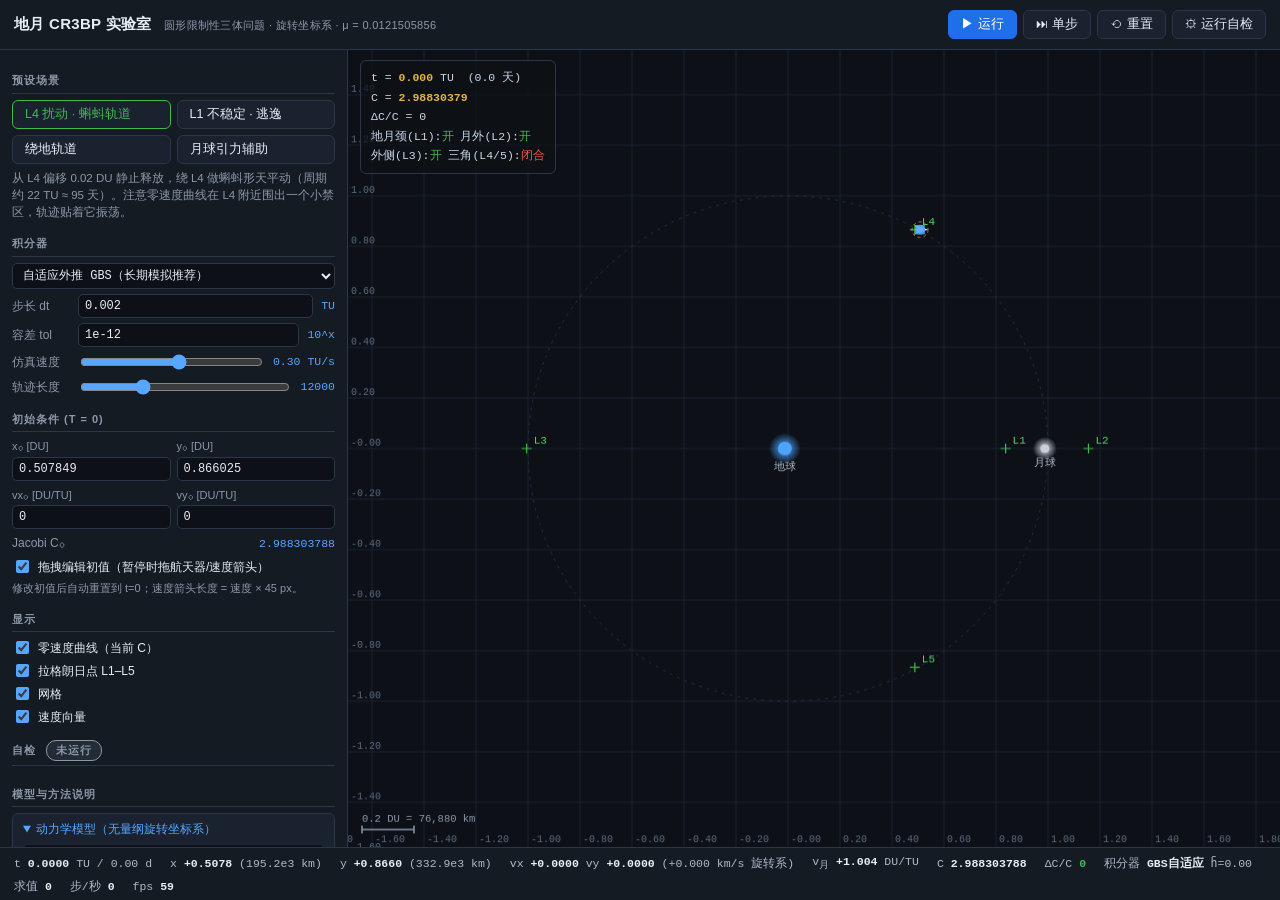
<file: submissions/harnessL--glm5.3-max--2026-09-10/lab.html>
<!DOCTYPE html>
<html lang="zh-CN">
<head>
<meta charset="utf-8">
<meta name="viewport" content="width=device-width, initial-scale=1">
<title>地月 CR3BP 实验室 · 旋转坐标系三体问题</title>
<style>
:root{
  --bg:#0d1117; --panel:#151b23; --panel2:#1a2230; --border:#2b3648; --grid:#1c2433;
  --text:#e6edf3; --dim:#8b98a9; --accent:#58a6ff; --good:#3fb950; --bad:#f85149;
  --warn:#d29922; --amber:#e3b341; --mono:ui-monospace,SFMono-Regular,Menlo,Consolas,"Liberation Mono",monospace;
}
*{box-sizing:border-box}
html,body{height:100%}
body{margin:0;background:var(--bg);color:var(--text);font:13px/1.5 -apple-system,"Segoe UI","PingFang SC","Microsoft YaHei",sans-serif;display:flex;flex-direction:column;overflow:hidden}
header{display:flex;align-items:center;gap:10px;padding:0 14px;height:50px;background:var(--panel);border-bottom:1px solid var(--border);flex:0 0 auto}
header h1{font-size:15px;margin:0;font-weight:600;letter-spacing:.3px}
header h1 small{color:var(--dim);font-weight:400;margin-left:8px;font-size:11px}
.hbtns{display:flex;gap:6px;margin-left:auto}
button{background:var(--panel2);color:var(--text);border:1px solid var(--border);border-radius:6px;padding:5px 12px;font-size:12.5px;cursor:pointer;transition:background .15s,border-color .15s}
button:hover{border-color:var(--accent)}
button.primary{background:#1f6feb;border-color:#1f6feb;color:#fff}
button.primary:hover{background:#388bfd}
button:disabled{opacity:.45;cursor:default}
main{flex:1 1 auto;display:flex;min-height:0}
aside{width:348px;flex:0 0 auto;background:var(--panel);border-right:1px solid var(--border);overflow-y:auto;padding:10px 12px 30px}
aside::-webkit-scrollbar{width:8px}
aside::-webkit-scrollbar-thumb{background:var(--border);border-radius:4px}
section{margin-bottom:14px}
section h3{font-size:11px;text-transform:uppercase;letter-spacing:1px;color:var(--dim);margin:12px 0 6px;border-bottom:1px solid var(--border);padding-bottom:4px}
.row{display:flex;gap:8px;align-items:center;margin:5px 0}
.row label{flex:0 0 auto;color:var(--dim);font-size:12px;min-width:58px}
.row .val{margin-left:auto;font-family:var(--mono);font-size:11.5px;color:var(--accent);white-space:nowrap}
input[type=number],select{background:var(--bg);border:1px solid var(--border);color:var(--text);border-radius:5px;padding:4px 6px;font-family:var(--mono);font-size:12px;width:100%}
input[type=number]:focus,select:focus{outline:none;border-color:var(--accent)}
input[type=range]{width:100%;accent-color:var(--accent)}
.grid2{display:grid;grid-template-columns:1fr 1fr;gap:6px}
.grid2 .cell label{display:block;color:var(--dim);font-size:11px;margin-bottom:2px}
.chk{display:flex;align-items:center;gap:6px;margin:4px 0;font-size:12px;color:var(--text);cursor:pointer}
.chk input{accent-color:var(--accent)}
#cvwrap{flex:1 1 auto;position:relative;min-width:0;background:var(--bg)}
canvas{display:block;width:100%;height:100%}
#hud{position:absolute;top:10px;left:12px;font-family:var(--mono);font-size:11.5px;color:#c9d6e8;background:rgba(13,17,23,.72);border:1px solid var(--border);border-radius:6px;padding:7px 10px;pointer-events:none;line-height:1.7}
#hud b{color:var(--amber);font-weight:600}
#banner{position:absolute;top:10px;left:50%;transform:translateX(-50%);background:rgba(139,10,10,.92);color:#ffd7d5;border:1px solid #f85149;border-radius:6px;padding:6px 14px;font-size:12.5px;display:none;pointer-events:none}
#slowbadge{position:absolute;bottom:12px;right:12px;background:rgba(210,153,34,.18);color:var(--warn);border:1px solid var(--warn);border-radius:6px;padding:3px 10px;font-size:11.5px;display:none;pointer-events:none}
footer{flex:0 0 auto;display:flex;flex-wrap:wrap;gap:4px 18px;padding:5px 14px;background:var(--panel);border-top:1px solid var(--border);font-family:var(--mono);font-size:11.5px;color:#aeb9c8;min-height:30px;align-items:center}
footer span b{color:var(--text);font-weight:600}
footer .drift-bad{color:var(--bad)} footer .drift-ok{color:var(--good)}
#testtable{width:100%;border-collapse:collapse;font-size:11.5px;margin-top:6px}
#testtable td{padding:3px 5px;border-bottom:1px solid var(--grid);vertical-align:top}
#testtable .pname{color:var(--text)}
#testtable .pval{font-family:var(--mono);color:var(--dim);font-size:10.5px}
.badge{display:inline-block;border-radius:10px;padding:1px 9px;font-size:11px;font-weight:600}
.badge.ok{background:rgba(63,185,80,.15);color:var(--good);border:1px solid var(--good)}
.badge.no{background:rgba(248,81,73,.15);color:var(--bad);border:1px solid var(--bad)}
.badge.wait{background:rgba(139,152,169,.12);color:var(--dim);border:1px solid var(--dim)}
details{border:1px solid var(--border);border-radius:6px;padding:6px 10px;margin:6px 0;background:var(--panel2)}
details summary{cursor:pointer;color:var(--accent);font-size:12px}
details p,details li{font-size:11.5px;color:#b8c2cf;margin:6px 0}
details code{font-family:var(--mono);color:var(--amber);font-size:11px}
.eq{font-family:var(--mono);font-size:11.5px;color:#d8e2ee;background:var(--bg);border:1px solid var(--grid);border-radius:5px;padding:6px 8px;margin:6px 0;white-space:pre;overflow-x:auto}
.pbtns{display:grid;grid-template-columns:1fr 1fr;gap:6px}
.pbtns button{text-align:left}
.pbtns button.active{border-color:var(--good);color:var(--good)}
</style>
</head>
<body>
<header>
  <h1>地月 CR3BP 实验室 <small>圆形限制性三体问题 · 旋转坐标系 · μ = 0.0121505856</small></h1>
  <div class="hbtns">
    <button id="btnRun" class="primary">▶ 运行</button>
    <button id="btnStep">⏭ 单步</button>
    <button id="btnReset">⟲ 重置</button>
    <button id="btnTest">⚙ 运行自检</button>
  </div>
</header>
<main>
<aside>
  <section>
    <h3>预设场景</h3>
    <div class="pbtns">
      <button data-preset="tadpole">L4 扰动 · 蝌蚪轨道</button>
      <button data-preset="l1">L1 不稳定 · 逃逸</button>
      <button data-preset="earth">绕地轨道</button>
      <button data-preset="assist">月球引力辅助</button>
    </div>
    <p id="presetNote" style="font-size:11.5px;color:var(--dim);margin:6px 0 0"></p>
  </section>

  <section>
    <h3>积分器</h3>
    <select id="selInteg">
      <option value="gbs">自适应外推 GBS（长期模拟推荐）</option>
      <option value="rk4">RK4 经典定步长</option>
      <option value="imp">隐式中点 · 辛积分器（定步长）</option>
    </select>
    <div class="row"><label>步长 dt</label><input type="number" id="inpDt" value="0.002" step="0.0005" min="1e-5" max="0.2"><span class="val" id="dtUnit">TU</span></div>
    <div class="row"><label>容差 tol</label><input type="number" id="inpTol" value="1e-12" step="1e-1" min="1e-14" max="1e-7"><span class="val">10^x</span></div>
    <div class="row"><label>仿真速度</label><input type="range" id="inpSpeed" min="-2" max="0.7" step="0.01" value="-0.52"><span class="val" id="speedVal">0.30 TU/s</span></div>
    <div class="row"><label>轨迹长度</label><input type="range" id="inpTrail" min="1000" max="40000" step="500" value="12000"><span class="val" id="trailVal">12000</span></div>
  </section>

  <section>
    <h3>初始条件 (t = 0)</h3>
    <div class="grid2">
      <div class="cell"><label>x₀ [DU]</label><input type="number" id="icx" step="0.005"></div>
      <div class="cell"><label>y₀ [DU]</label><input type="number" id="icy" step="0.005"></div>
      <div class="cell"><label>vx₀ [DU/TU]</label><input type="number" id="icvx" step="0.005"></div>
      <div class="cell"><label>vy₀ [DU/TU]</label><input type="number" id="icvy" step="0.005"></div>
    </div>
    <div class="row"><label>Jacobi C₀</label><span class="val" id="icC">—</span></div>
    <label class="chk"><input type="checkbox" id="chkEdit" checked> 拖拽编辑初值（暂停时拖航天器/速度箭头）</label>
    <p style="font-size:11px;color:var(--dim);margin:4px 0">修改初值后自动重置到 t=0；速度箭头长度 = 速度 × 45 px。</p>
  </section>

  <section>
    <h3>显示</h3>
    <label class="chk"><input type="checkbox" id="chkZvc" checked> 零速度曲线（当前 C）</label>
    <label class="chk"><input type="checkbox" id="chkLpts" checked> 拉格朗日点 L1–L5</label>
    <label class="chk"><input type="checkbox" id="chkGrid" checked> 网格</label>
    <label class="chk"><input type="checkbox" id="chkVec" checked> 速度向量</label>
  </section>

  <section>
    <h3>自检 <span class="badge wait" id="testBadge" style="margin-left:6px">未运行</span></h3>
    <table id="testtable"><tbody></tbody></table>
  </section>

  <section>
    <h3>模型与方法说明</h3>
    <details open>
      <summary>动力学模型（无量纲旋转坐标系）</summary>
      <div class="eq">ẍ − 2ẏ = ∂Ω/∂x
ÿ + 2ẋ = ∂Ω/∂y
Ω = ½(x²+y²) + (1−μ)/r₁ + μ/r₂
C = 2Ω − (vₓ²+v_y²)</div>
      <p>长度单位 DU = 地月平均距离 384,400 km；时间单位 TU = 月球公转周期/2π ≈ 4.3425 天；速度单位 ≈ 1.024 km/s。地球位于 (−μ, 0)，月球位于 (1−μ, 0)，两者在旋转系中静止。</p>
    </details>
    <details>
      <summary>数值方法</summary>
      <p><b>RK4</b>：经典四阶定步长，每步 4 次导数求值。<br>
      <b>GBS</b>：Gragg 修正中点 + 多项式外推（序列 2,4,6,…,64），自适应步长，光滑轨道问题上的高效长期积分器。<br>
      <b>隐式中点（辛）</b>：二阶 symplectic，每步牛顿迭代解 4×4 线性方程组，长期保持相空间结构，Jacobi 误差有界不漂移。</p>
    </details>
    <details>
      <summary>数值局限</summary>
      <ul>
        <li>模型假设月球圆轨道、地月质量比恒定，忽略偏心率 (e≈0.0549)、太阳摄动与地球扁率——真实地月系并非严格 CR3BP。</li>
        <li>主星质点化：与地球/月球距离趋于 0 时方程奇异，护栏会在非有限状态时停止仿真，但不替代真实的碰撞/近距物理。</li>
        <li>RK4 为非辛方法，Jacobi 常数缓慢漂移，仅适合短程演示；GBS 局部误差受容差控制但全局误差仍随步数累积；辛中点守恒有界但每步精度仅二阶。</li>
        <li>零速度曲线是 t 无关的能量边界：它禁止而非命令运动，实际轨迹可无限贴近但不穿越。</li>
        <li>L4/L5 线性稳定要求 μ &lt; μ*≈0.0385；地月系满足，但蝌蚪/马蹄振荡是非线性大振幅现象。</li>
        <li>L4 附近的线性化运动含两个频率（长周期天平动 ≈21.1 TU 与短周期 ≈6.6 TU）；常用一阶公式 ν₀=n√(27μ/4)（≈21.9 TU）是 μ≪1 极限，在地月 μ=0.0122 下固有偏差约 +4%，且实测周期随振幅增大而缩短（自检 11 用精确特征根对照）。</li>
      </ul>
    </details>
    <details>
      <summary>操作</summary>
      <p>滚轮缩放（以光标为中心）；空白处拖拽平移；暂停时可拖航天器设置初始位置、拖箭头端点设置初速度；「单步」执行一个积分器步长。底部状态栏实时显示坐标/速度（无量纲与物理单位）、Jacobi 常数与相对漂移。</p>
    </details>
  </section>
</aside>
<div id="cvwrap">
  <canvas id="cv"></canvas>
  <div id="hud"></div>
  <div id="banner"></div>
  <div id="slowbadge">步数预算受限 · 已降速</div>
</div>
</main>
<footer id="statbar"></footer>

<script>
"use strict";
/* =========================================================================
 * 地月 CR3BP 实验室 — 单文件实现
 * 分节: 1 常量/工具  2 动力学模型  3 拉格朗日点  4 积分器(rk4/imp/gbs)
 *       5 仿真状态机  6 零速度曲线  7 视图与渲染  8 交互  9 UI 绑定
 *       10 自检套件  11 自动化 API (window.__lab)
 * ========================================================================= */

/* ---------- 1. 常量与工具 ---------- */
const MU = 0.0121505856096241;              // m_moon/(m_earth+m_moon)
const DU_KM = 384400;                       // 1 DU in km
const TU_DAYS = 27.321661 / (2*Math.PI);    // 1 TU in days
const V_KMS = (DU_KM/TU_DAYS)/86400;        // 1 DU/TU in km/s
const VERSION = "v1";

function allFinite(a){ for(let i=0;i<a.length;i++) if(!isFinite(a[i])) return false; return true; }
function fmt(v,d=4){ return (v>=0?"+":"")+v.toFixed(d); }
function fmtE(v){ if(v===0) return "0"; const e=v.toExponential(2); return e; }
function clamp(v,a,b){ return Math.min(b,Math.max(a,v)); }

/* ---------- 2. 动力学模型 ---------- */
function omega(x,y){                        // 有效势 Ω
  const r1=Math.hypot(x+MU,y), r2=Math.hypot(x-1+MU,y);
  return 0.5*(x*x+y*y) + (1-MU)/r1 + MU/r2;
}
function omegaGrad(x,y){                    // ∂Ω/∂x, ∂Ω/∂y
  const dx1=x+MU, dy1=y, dx2=x-1+MU, dy2=y;
  const r1=Math.sqrt(dx1*dx1+dy1*dy1), r2=Math.sqrt(dx2*dx2+dy2*dy2);
  const c1=(1-MU)/(r1*r1*r1), c2=MU/(r2*r2*r2);
  return {x: x - c1*dx1 - c2*dx2, y: y - c1*dy1 - c2*dy2};
}
function deriv(s,out){                      // s=[x,y,vx,vy] → out=ds/dt
  const x=s[0],y=s[1],vx=s[2],vy=s[3];
  const dx1=x+MU, dy1=y, dx2=x-1+MU, dy2=y;
  const r1s=dx1*dx1+dy1*dy1, r2s=dx2*dx2+dy2*dy2;
  const r1=Math.sqrt(r1s), r2=Math.sqrt(r2s);
  const c1=(1-MU)/(r1s*r1), c2=MU/(r2s*r2);
  out[0]=vx; out[1]=vy;
  out[2]=2*vy + x - c1*dx1 - c2*dx2;
  out[3]=-2*vx + y - c1*dy1 - c2*dy2;
}
function derivJac(s,J){                     // ∂(deriv)/∂s 解析雅可比, 4x4 row-major
  const x=s[0],y=s[1];
  const dx1=x+MU, dy1=y, dx2=x-1+MU, dy2=y;
  const r1s=dx1*dx1+dy1*dy1, r2s=dx2*dx2+dy2*dy2;
  const r1=Math.sqrt(r1s), r2=Math.sqrt(r2s);
  const t1=(1-MU)/(r1s*r1), t2=MU/(r2s*r2);                  // 1/r^3 系数
  const u1=3*(1-MU)/(r1s*r1s*r1), u2=3*MU/(r2s*r2s*r2);    // 3/r^5 系数
  J[0]=0; J[1]=0; J[2]=1; J[3]=0;
  J[4]=0; J[5]=0; J[6]=0; J[7]=1;
  J[8]= 1 - t1 + u1*dx1*dx1 - t2 + u2*dx2*dx2;   // ∂ax/∂x
  J[9]= (u1*dx1*dy1 + u2*dx2*dy2);              // ∂ax/∂y
  J[10]=0; J[11]=2;
  J[12]=(u1*dx1*dy1 + u2*dx2*dy2);              // ∂ay/∂x
  J[13]= 1 - t1 + u1*dy1*dy1 - t2 + u2*dy2*dy2; // ∂ay/∂y
  J[14]=-2; J[15]=0;
}
function jacobiC(s){ return 2*omega(s[0],s[1]) - (s[2]*s[2]+s[3]*s[3]); }
function accelNorm(x,y,vx,vy){
  const g=omegaGrad(x,y);
  return Math.hypot(2*vy+g.x, -2*vx+g.y);
}
function isAllowed(x,y,C){ return 2*omega(x,y) >= C; }

/* ---------- 3. 拉格朗日点 ---------- */
function solveCollinear(x0){
  let x=x0;
  for(let i=0;i<80;i++){
    const sa=x+MU, sb=x-1+MU;
    const f = x - (1-MU)*sa/Math.pow(Math.abs(sa),3) - MU*sb/Math.pow(Math.abs(sb),3);
    const fp = 1 + 2*(1-MU)/Math.pow(Math.abs(sa),3) + 2*MU/Math.pow(Math.abs(sb),3);
    const d=f/fp; x-=d;
    if(Math.abs(d)<1e-15) break;
  }
  return x;
}
const cbrtMu=Math.pow(MU/3,1/3);
const LPTS=[
  {name:"L1", x:solveCollinear(1-MU-cbrtMu), y:0},
  {name:"L2", x:solveCollinear(1-MU+cbrtMu), y:0},
  {name:"L3", x:solveCollinear(-1-5*MU/12),  y:0},
  {name:"L4", x:0.5-MU, y: Math.sqrt(3)/2},
  {name:"L5", x:0.5-MU, y:-Math.sqrt(3)/2},
];
const CV = { L1:2*omega(LPTS[0].x,0), L2:2*omega(LPTS[1].x,0), L3:2*omega(LPTS[2].x,0),
             L4:2*omega(LPTS[3].x,LPTS[3].y), L5:CV_L5() };
function CV_L5(){ return 2*omega(0.5-MU,-Math.sqrt(3)/2); }

/* ---------- 4. 积分器 ---------- */
const _k1=new Float64Array(4),_k2=new Float64Array(4),_k3=new Float64Array(4),_k4=new Float64Array(4),_tmp=new Float64Array(4);

function stHalt(st,msg){ st.halted=true; st.haltMsg=msg; }
function checkAccel(st){                     // 奇异防护
  deriv(st.s,_tmp);
  if(Math.abs(_tmp[2])>1e12||Math.abs(_tmp[3])>1e12){ stHalt(st,"加速度过大（接近主星奇点）— 已停止"); return false; }
  return true;
}
function trackR(st){
  const r1=Math.hypot(st.s[0]+MU,st.s[1]), r2=Math.hypot(st.s[0]-1+MU,st.s[1]);
  if(r1<st.minR1)st.minR1=r1; if(r1>st.maxR1)st.maxR1=r1;
  if(r2<st.minR2)st.minR2=r2; if(r2>st.maxR2)st.maxR2=r2;
}
function postStep(st,h){
  st.steps++; if(h!=null){ st.hLast=h; if(h<st.minH)st.minH=h; }
  if(!allFinite(st.s)){ stHalt(st,"检测到非有限状态 (NaN/Inf) — 仿真已停止"); return false; }
  trackR(st); return true;
}

/* RK4 定步长 (hOverride: 末步截断用) */
function stepRK4(st,hOverride){
  if(!checkAccel(st)) return {failed:true};
  const s=st.s, h=hOverride||st.dt;
  deriv(s,_k1);
  for(let i=0;i<4;i++)_tmp[i]=s[i]+0.5*h*_k1[i]; deriv(_tmp,_k2);
  for(let i=0;i<4;i++)_tmp[i]=s[i]+0.5*h*_k2[i]; deriv(_tmp,_k3);
  for(let i=0;i<4;i++)_tmp[i]=s[i]+h*_k3[i];     deriv(_tmp,_k4);
  for(let i=0;i<4;i++) s[i]+= (h/6)*(_k1[i]+2*_k2[i]+2*_k3[i]+_k4[i]);
  st.evals+=4; st.t+=h;
  return postStep(st,h)?{h}: {failed:true};
}

/* 隐式中点（辛, 二阶）: 牛顿迭代解 z = y + h f((y+z)/2) */
const _Jf=new Float64Array(16);
function solveLin4(M,rhs){                    // 高斯消元(部分主元), M 4x4 row-major, 原地
  const a=Float64Array.from(M), b=Float64Array.from(rhs);
  for(let col=0;col<4;col++){
    let piv=col, mx=Math.abs(a[col*4+col]);
    for(let r=col+1;r<4;r++){ const v=Math.abs(a[r*4+col]); if(v>mx){mx=v;piv=r;} }
    if(mx<1e-300) return null;
    if(piv!==col){ for(let c2=0;c2<4;c2++){const t=a[col*4+c2];a[col*4+c2]=a[piv*4+c2];a[piv*4+c2]=t;} const t=b[col];b[col]=b[piv];b[piv]=t; }
    for(let r=col+1;r<4;r++){
      const f=a[r*4+col]/a[col*4+col];
      if(f===0)continue;
      for(let c2=col;c2<4;c2++)a[r*4+c2]-=f*a[col*4+c2];
      b[r]-=f*b[col];
    }
  }
  const x=new Float64Array(4);
  for(let r=3;r>=0;r--){ let v=b[r]; for(let c2=r+1;c2<4;c2++)v-=a[r*4+c2]*x[c2]; x[r]=v/a[r*4+r]; }
  return x;
}
function stepIMP(st,hOverride){
  const y=st.s.slice(), h=hOverride||st.dt, n=4;
  let z=y.slice();
  const mid=new Float64Array(4), f=new Float64Array(4), rhs=new Float64Array(4), M=new Float64Array(16);
  let it=0, conv=false;
  for(it=0;it<14;it++){
    for(let i=0;i<n;i++)mid[i]=0.5*(y[i]+z[i]);
    if(!allFinite(mid)){ stHalt(st,"隐式中点：中点状态非有限"); return {failed:true}; }
    deriv(mid,f); derivJac(mid,_Jf);
    for(let i=0;i<n;i++){
      rhs[i]=z[i]-y[i]-h*f[i];
      for(let j=0;j<n;j++)M[i*4+j]=-0.5*h*_Jf[i*4+j];
      M[i*4+i]+=1;
    }
    const dz=solveLin4(M,rhs);
    if(!dz){ stHalt(st,"隐式中点：线性求解失败"); return {failed:true}; }
    let dm=0;
    for(let i=0;i<n;i++){ z[i]-=dz[i]; if(Math.abs(dz[i])>dm)dm=Math.abs(dz[i]); }
    st.evals+=2;
    if(dm<1e-13){ conv=true; break; }
  }
  if(!conv){ stHalt(st,"隐式中点：牛顿迭代未收敛（减小 dt）"); return {failed:true}; }
  st.s=z; st.t+=h;
  return postStep(st,h)?{h}: {failed:true};
}

/* GBS: Gragg 修正中点 + Neville 外推, 自适应 */
const GBS_SEQ=[2,4,6,8,12,16,24,32,48,64];
const GBS={KMAX:8,HMIN:1e-9,HMAX:2.0,ATOL:1e-14};
function mmid(y0,h,nsub){
  const n=4, hst=h/nsub;
  let a=y0.slice(), b=new Float64Array(4), t;
  deriv(a,_tmp);
  for(let i=0;i<n;i++)b[i]=y0[i]+hst*_tmp[i];
  for(let i=1;i<nsub;i++){
    deriv(b,_tmp);
    t=new Float64Array(4);
    for(let c=0;c<n;c++)t[c]=a[c]+2*hst*_tmp[c];
    a=b; b=t;
  }
  deriv(b,_tmp);
  const out=new Float64Array(4);
  for(let c=0;c<n;c++)out[c]=0.5*(a[c]+b[c]+hst*_tmp[c]);
  return out;
}
function gbsErrNorm(dy,y,tol){
  let e=0;
  for(let c=0;c<4;c++){
    const sc=GBS.ATOL+tol*Math.abs(y[c]);
    const v=Math.abs(dy[c])/sc;
    if(v>e)e=v;
  }
  return e;
}
function gbsTryStep(y,h,tol){
  const rows=[], xs=[];
  let evals=0, prevErr=Infinity, lastK=1;
  for(let k=0;k<GBS.KMAX;k++){
    const nsub=GBS_SEQ[k];
    const yk=mmid(y,h,nsub); evals+=nsub+2;
    xs.push((h/nsub)*(h/nsub));
    const row=new Array(k+1);
    row[0]=yk;
    for(let j=1;j<=k;j++){
      const A=rows[k-1][j-1], B=row[j-1];
      const xa=xs[k-j], xb=xs[k];
      const w=(0-xa)/(xb-xa);
      const v=new Float64Array(4);
      for(let c=0;c<4;c++)v[c]=A[c]+w*(B[c]-A[c]);
      row[j]=v;
    }
    rows.push(row);
    const yex=row[k];
    let dyv;
    if(k>0){ dyv=new Float64Array(4); for(let c=0;c<4;c++)dyv[c]=yex[c]-row[k-1][c]; }
    else dyv=yex;
    const err=gbsErrNorm(dyv,yex,tol);
    lastK=k;
    if(err<1) return {ok:true,ynew:yex,err,k,evals};
    if(k>=2 && err>prevErr*1.3) break;       // 外推不再改善
    prevErr=err;
  }
  return {ok:false,err:prevErr,k:lastK,evals};
}
function stepGBS(st){
  let h=clamp(Math.min(st.gbsH||0.05, st.hCap||GBS.HMAX), GBS.HMIN, GBS.HMAX);
  for(let a=0;a<50;a++){
    const r=gbsTryStep(st.s,h,st.tol);
    st.evals+=r.evals;
    if(r.ok){
      st.s=r.ynew; st.t+=h;
      const grow=Math.min(4,Math.max(1,0.9*Math.pow(1/r.err,1/(2*r.k+4))));
      st.gbsH=clamp(h*grow,GBS.HMIN,GBS.HMAX);
      return postStep(st,h)?{h,err:r.err,k:r.k}:{failed:true};
    }
    const k=Math.max(1,r.k);
    h*=clamp(0.9*Math.pow(1/r.err,1/(2*k+2)),0.2,0.9);
    if(h<GBS.HMIN){ stHalt(st,"GBS 步长下溢（容差过严或轨迹奇异）"); return {failed:true}; }
  }
  stHalt(st,"GBS 步长控制重试超限"); return {failed:true};
}

/* ---------- 5. 仿真状态机 ---------- */
function makeState(ic,integ){
  return {
    s:[ic.x,ic.y,ic.vx,ic.vy], t:0,
    integ:integ||"gbs", dt:2e-3, tol:1e-12, gbsH:0.05,
    evals:0, steps:0, hLast:0, minH:Infinity,
    minR1:Infinity,maxR1:0,minR2:Infinity,maxR2:0,
    halted:false, haltMsg:""
  };
}
const PRESETS={};
{
  const vc=Math.sqrt((1-MU)/0.08), xe=-MU+0.08;
  PRESETS.tadpole={ name:"L4 扰动 · 蝌蚪轨道", ic:{x:LPTS[3].x+0.02,y:LPTS[3].y,vx:0,vy:0},
    note:"从 L4 偏移 0.02 DU 静止释放，绕 L4 做蝌蚪形天平动（周期约 22 TU ≈ 95 天）。注意零速度曲线在 L4 附近围出一个小禁区，轨迹贴着它振荡。" };
  PRESETS.l1={ name:"L1 不稳定 · 逃逸", ic:{x:LPTS[0].x+0.002,y:0,vx:0,vy:0},
    note:"L1 是鞍点：0.002 DU 的偏移沿不稳定流形指数放大（增长率 λ≈2.9 /TU），数个 TU 内穿过地月颈落向月球或地球。" };
  PRESETS.earth={ name:"绕地轨道", ic:{x:xe,y:0,vx:0,vy:vc-xe},
    note:"r=0.08 DU（约 30,750 km）的逆/顺行圆轨道（惯性系速度转换到旋转系）。旋转系中呈花瓣状罗斯轨迹，周期 0.143 TU ≈ 14.8 小时。" };
  PRESETS.assist={ name:"月球引力辅助", ic:{x:0.1078494143903759,y:0,vx:0,vy:3.713183179935637},
    note:"近地心 0.12 DU、远地心 0.94 DU 的椭圆（近月点约 0.031 DU ≈ 12,000 km）。飞掠后地心惯性系轨道能量增加约 +90%：动能来自月球引力做功（Jacobi 常数仍守恒）。" };
}
const sim={
  st: makeState(PRESETS.tadpole.ic,"gbs"),
  ic: Object.assign({},PRESETS.tadpole.ic),
  C0: 0, presetName:"tadpole", running:false,
  trailMax:12000, trailN:0, trailHead:0,
  trail:new Float32Array(2*12000),
  trailLastX:1e9, trailLastY:1e9,
  speed:0.30
};
function trailClear(){ sim.trailN=0; sim.trailHead=0; sim.trailLastX=1e9; sim.trailLastY=1e9; }
function trailPush(x,y){
  const dx=x-sim.trailLastX, dy=y-sim.trailLastY;
  if(dx*dx+dy*dy<4e-6) return;
  sim.trail[2*sim.trailHead]=x; sim.trail[2*sim.trailHead+1]=y;
  sim.trailHead=(sim.trailHead+1)%sim.trailMax;
  if(sim.trailN<sim.trailMax)sim.trailN++;
  sim.trailLastX=x; sim.trailLastY=y;
}
function jacobiDriftRel(){ const C=jacobiC(sim.st.s); return Math.abs((C-sim.C0)/sim.C0); }
function resetSim(){
  sim.st=makeState(sim.ic,sim.st.integ);
  sim.st.dt=parseFloat(document.getElementById("inpDt").value)||2e-3;
  sim.st.tol=parseFloat(document.getElementById("inpTol").value)||1e-12;
  sim.C0=jacobiC(sim.st.s);
  sim.running=false; trailClear();
  hideBanner(); syncRunBtn(); updateICUI();
}
function stepOnce(){
  const st=sim.st;
  if(st.halted)return;
  if(!allFinite(st.s)){ stHalt(st,"检测到非有限状态 (NaN/Inf) — 仿真已停止"); showBanner(st.haltMsg); return; }
  let r;
  if(st.integ==="rk4")r=stepRK4(st);
  else if(st.integ==="imp")r=stepIMP(st);
  else r=stepGBS(st);
  if(!r||r.failed||st.halted){ sim.running=false; syncRunBtn(); if(st.haltMsg)showBanner(st.haltMsg); return; }
  trailPush(st.s[0],st.s[1]);
}

/* ---------- 6. 零速度曲线 (marching squares) ---------- */
let zvcCache={key:"",segs:null,C:0};
function computeZVC(C,xmin,xmax,ymin,ymax,maxCells){
  const nx=clamp(Math.ceil((xmax-xmin)/((xmax-xmin)/120)),60,maxCells);
  const ny=clamp(Math.ceil((ymax-ymin)/((ymax-ymin)/120)),60,maxCells);
  const dx=(xmax-xmin)/nx, dy=(ymax-ymin)/ny;
  const F=new Float64Array(nx*ny);
  for(let j=0;j<ny;j++){ const y=ymin+(j+0.5)*dy;
    for(let i=0;i<nx;i++){ F[j*nx+i]=2*omega(xmin+(i+0.5)*dx,y)-C; }
  }
  const segs=[];
  const frac=(p,q)=>{ const d=p-q; return Math.abs(d)<1e-14?0.5:p/d; };
  for(let j=0;j<ny-1;j++)for(let i=0;i<nx-1;i++){
    const a=F[j*nx+i],b=F[j*nx+i+1],c=F[(j+1)*nx+i+1],d=F[(j+1)*nx+i];
    const idx=(a>=0?8:0)|(b>=0?4:0)|(c>=0?2:0)|(d>=0?1:0);
    if(idx===0||idx===15)continue;
    const x0=xmin+(i+0.5)*dx, y0=ymin+(j+0.5)*dy;
    const T=()=>[x0+dx*frac(a,b),y0], R=()=>[x0+dx,y0+dy*frac(b,c)],
          B=()=>[x0+dx*frac(d,c),y0+dy], L=()=>[x0,y0+dy*frac(a,d)];
    const put=(p,q)=>segs.push(p[0],p[1],q[0],q[1]);
    switch(idx){
      case 1: put(L(),B());break;  case 2: put(B(),R());break;
      case 3: put(L(),R());break;  case 4: put(T(),R());break;
      case 5: put(L(),T());put(B(),R());break;
      case 6: put(T(),B());break;  case 7: put(L(),T());break;
      case 8: put(L(),T());break;  case 9: put(T(),B());break;
      case 10:put(T(),R());put(L(),B());break;
      case 11:put(T(),R());break;  case 12:put(L(),R());break;
      case 13:put(B(),R());break;  case 14:put(L(),B());break;
    }
  }
  return segs;
}
function zvcSegments(C){
  const v=view;
  const mx=(v.x1-v.x0)*0.05, my=(v.y1-v.y0)*0.05;
  const key=[C.toPrecision(9),v.x0,v.x1,v.y0,v.y1].map(n=>(+n).toFixed(4)).join("|");
  if(zvcCache.key===key)return zvcCache.segs;
  const segs=computeZVC(C,v.x0-mx,v.x1+mx,v.y0-my,v.y1+my,420);
  zvcCache={key,segs,C};
  return segs;
}

/* ---------- 7. 视图与渲染 ---------- */
const cv=document.getElementById("cv"), ctx=cv.getContext("2d");
const view={cx:0.1,cy:0,ppu:260};
function viewRect(){
  const w=cv.width/devicePixelRatio||1, h=cv.height/devicePixelRatio||1;
  const hw=w/2/view.ppu, hh=h/2/view.ppu;
  return {x0:view.cx-hw,x1:view.cx+hw,y0:view.cy-hh,y1:view.cy+hh,w,h};
}
const w2sx=x=>0, w2sy=y=>0; // 占位, resize 后由 makeMap 生成
let MAP={sx:x=>0,sy:y=>0,wx:px=>0,wy:py=>0};
function makeMap(){
  const r=viewRect();
  MAP={
    sx:x=>r.w/2+(x-view.cx)*view.ppu,
    sy:y=>r.h/2-(y-view.cy)*view.ppu,
    wx:px=>view.cx+(px-r.w/2)/view.ppu,
    wy:py=>view.cy-(py-r.h/2)/view.ppu
  };
}
let VIEWOPT={zvc:true,lpts:true,grid:true,vec:true};
function resize(){
  const wrap=document.getElementById("cvwrap");
  const dpr=window.devicePixelRatio||1;
  cv.width=wrap.clientWidth*dpr; cv.height=wrap.clientHeight*dpr;
  ctx.setTransform(dpr,0,0,dpr,0,0);
  makeMap();
}
window.addEventListener("resize",resize);

function niceStep(){ for(const s of [0.02,0.05,0.1,0.2,0.25,0.5,1,2,5]) if(s*view.ppu>=52)return s; return 10; }
function drawGrid(r){
  const st=niceStep();
  ctx.strokeStyle="#1a2333"; ctx.lineWidth=1;
  ctx.fillStyle="#5c6b7f"; ctx.font="10px "+getComputedStyle(document.body).getPropertyValue("--mono");
  const x0=Math.floor(r.x0/st)*st, y0=Math.floor(r.y0/st)*st;
  for(let x=x0;x<=r.x1+st;x+=st){ const px=MAP.sx(x); ctx.beginPath();ctx.moveTo(px,0);ctx.lineTo(px,r.h);ctx.stroke(); ctx.fillText(x.toFixed(2),px+3,r.h-5); }
  for(let y=y0;y<=r.y1+st;y+=st){ const py=MAP.sy(y); ctx.beginPath();ctx.moveTo(0,py);ctx.lineTo(r.w,py);ctx.stroke(); ctx.fillText(y.toFixed(2),3,py-3); }
}
function drawMoonOrbit(r){
  ctx.strokeStyle="#232f42"; ctx.setLineDash([3,5]); ctx.lineWidth=1;
  ctx.beginPath(); ctx.arc(MAP.sx(0),MAP.sy(0),view.ppu,0,2*Math.PI); ctx.stroke();
  ctx.setLineDash([]);
}
function drawZVC(r){
  const C=(sim.trailN>0||sim.st.t>0)?sim.C0:jacobiC(sim.st.s);
  const segs=zvcSegments(C);
  ctx.strokeStyle="#e3b341"; ctx.lineWidth=1.4; ctx.globalAlpha=0.85;
  ctx.beginPath();
  for(let i=0;i<segs.length;i+=4){
    ctx.moveTo(MAP.sx(segs[i]),MAP.sy(segs[i+1]));
    ctx.lineTo(MAP.sx(segs[i+2]),MAP.sy(segs[i+3]));
  }
  ctx.stroke(); ctx.globalAlpha=1;
  return C;
}
function drawLPoints(){
  ctx.font="11px "+getComputedStyle(document.body).getPropertyValue("--mono");
  for(const p of LPTS){
    const px=MAP.sx(p.x),py=MAP.sy(p.y);
    ctx.strokeStyle="#3fb950"; ctx.lineWidth=1.2;
    ctx.beginPath();ctx.moveTo(px-5,py);ctx.lineTo(px+5,py);ctx.moveTo(px,py-5);ctx.lineTo(px,py+5);ctx.stroke();
    ctx.fillStyle="#58d06a"; ctx.fillText(p.name,px+7,py-5);
  }
}
function drawPrimaries(){
  const ex=MAP.sx(-MU),ey=MAP.sy(0),mx=MAP.sx(1-MU),my=MAP.sy(0);
  const g=ctx.createRadialGradient(ex,ey,1,ex,ey,16);
  g.addColorStop(0,"#4da3ff");g.addColorStop(1,"rgba(77,163,255,0)");
  ctx.fillStyle=g;ctx.beginPath();ctx.arc(ex,ey,16,0,2*Math.PI);ctx.fill();
  ctx.fillStyle="#4da3ff";ctx.beginPath();ctx.arc(ex,ey,7,0,2*Math.PI);ctx.fill();
  ctx.fillStyle="#aeb9c8";ctx.font="11px sans-serif";
  ctx.fillText("地球",ex-11,ey+22);
  const g2=ctx.createRadialGradient(mx,my,1,mx,my,12);
  g2.addColorStop(0,"#c9d0da");g2.addColorStop(1,"rgba(201,208,218,0)");
  ctx.fillStyle=g2;ctx.beginPath();ctx.arc(mx,my,12,0,2*Math.PI);ctx.fill();
  ctx.fillStyle="#c9d0da";ctx.beginPath();ctx.arc(mx,my,4.5,0,2*Math.PI);ctx.fill();
  ctx.fillStyle="#aeb9c8";ctx.fillText("月球",mx-11,my+18);
}
function drawTrail(){
  const n=sim.trailN;
  if(n<2)return;
  const pts=sim.trail, head=sim.trailHead, max=sim.trailMax;
  ctx.lineWidth=1.6;
  const CH=120;
  for(let seg=0;seg<n-1;seg+=CH){
    const a0=seg, a1=Math.min(n-1,seg+CH);
    const age=1-a1/n;
    ctx.strokeStyle=`rgba(88,166,255,${0.15+0.75*age})`;
    ctx.beginPath();
    for(let i=a0;i<=a1;i++){
      const idx=((head-1-i)%max+max)%max;
      const x=MAP.sx(pts[2*idx]), y=MAP.sy(pts[2*idx+1]);
      if(i===a0)ctx.moveTo(x,y); else ctx.lineTo(x,y);
    }
    ctx.stroke();
  }
  // 最新端高亮
  const li=((head-1)%max+max)%max;
  ctx.strokeStyle="rgba(180,220,255,0.95)"; ctx.lineWidth=2;
  ctx.beginPath();ctx.moveTo(MAP.sx(pts[2*li]),MAP.sy(pts[2*li+1]));
  ctx.lineTo(MAP.sx(sim.st.s[0]),MAP.sy(sim.st.s[1]));ctx.stroke();
}
function drawCraft(){
  const s=sim.st.s, px=MAP.sx(s[0]), py=MAP.sy(s[1]);
  const th=Math.atan2(-s[3],s[2]);  // 屏幕 y 翻转
  ctx.save();ctx.translate(px,py);ctx.rotate(th);
  ctx.fillStyle="#ffffff";
  ctx.beginPath();ctx.moveTo(8,0);ctx.lineTo(-5,4.5);ctx.lineTo(-3,0);ctx.lineTo(-5,-4.5);ctx.closePath();ctx.fill();
  ctx.restore();
  if(VIEWOPT.vec){
    ctx.strokeStyle="rgba(255,255,255,0.65)";ctx.lineWidth=1.2;
    ctx.beginPath();ctx.moveTo(px,py);ctx.lineTo(px+s[2]*45,py-s[3]*45);ctx.stroke();
  }
}
function drawICGhost(){
  if(sim.st.t>0)return;
  const px=MAP.sx(sim.ic.x),py=MAP.sy(sim.ic.y);
  ctx.setLineDash([3,3]);ctx.strokeStyle="rgba(227,179,65,0.7)";ctx.lineWidth=1;
  ctx.beginPath();ctx.arc(px,py,8,0,2*Math.PI);ctx.stroke();ctx.setLineDash([]);
}
let editHandles=null;
function drawHandles(r){
  const canEdit = VIEWOPT.edit && !sim.running;
  if(!canEdit){editHandles=null;return;}
  const s=sim.st.s;
  const hx=MAP.sx(s[0]),hy=MAP.sy(s[1]);
  const vx=MAP.sx(s[0]+s[2]*45/1),vy2=MAP.sy(s[1]+s[3]*45/1); // 与速度向量一致(45px/单位速度)
  ctx.strokeStyle="rgba(88,166,255,0.9)";ctx.lineWidth=1.4;
  ctx.beginPath();ctx.moveTo(hx,hy);ctx.lineTo(vx,vy2);ctx.stroke();
  ctx.fillStyle="rgba(88,166,255,0.9)";
  ctx.beginPath();ctx.arc(hx,hy,5,0,2*Math.PI);ctx.fill();
  ctx.strokeRect(vx-4,vy2-4,8,8);
  editHandles={hx,hy,vx,vy:vy2};
}
function drawScaleBar(r){
  const st=niceStep();
  const px=st*view.ppu;
  ctx.strokeStyle="#8b98a9";ctx.lineWidth=1.5;
  const x0=14,y0=r.h-18;
  ctx.beginPath();ctx.moveTo(x0,y0);ctx.lineTo(x0+px,y0);ctx.moveTo(x0,y0-4);ctx.lineTo(x0,y0+4);ctx.moveTo(x0+px,y0-4);ctx.lineTo(x0+px,y0+4);ctx.stroke();
  ctx.fillStyle="#8b98a9";ctx.font="10.5px "+getComputedStyle(document.body).getPropertyValue("--mono");
  ctx.fillText(`${st} DU = ${(st*DU_KM).toLocaleString("en-US",{maximumFractionDigits:0})} km`,x0,y0-8);
}
function draw(){
  const r=viewRect(); makeMap();
  ctx.clearRect(0,0,r.w,r.h);
  ctx.fillStyle="#0d1117";ctx.fillRect(0,0,r.w,r.h);
  if(VIEWOPT.grid)drawGrid(r);
  drawMoonOrbit(r);
  let Cdisp=sim.C0;
  if(VIEWOPT.zvc)Cdisp=drawZVC(r);
  if(VIEWOPT.lpts)drawLPoints();
  drawPrimaries();
  drawTrail();
  drawICGhost();
  drawCraft();
  drawHandles(r);
  drawScaleBar(r);
  drawHUD(Cdisp);
  drawStatBar();
}
function drawHUD(C){
  const t=sim.st.t, drift=jacobiDriftRel();
  const neck=(cond)=>cond?'<span style="color:#3fb950">开</span>':'<span style="color:#f85149">闭合</span>';
  document.getElementById("hud").innerHTML=
    `t = <b>${t.toFixed(3)}</b> TU &nbsp;(${(t*TU_DAYS).toFixed(1)} 天)<br>`+
    `C = <b>${jacobiC(sim.st.s).toFixed(8)}</b><br>`+
    `ΔC/C = ${fmtE(drift)}<br>`+
    `地月颈(L1):${neck(C<CV.L1)} 月外(L2):${neck(C<CV.L2)}<br>`+
    `外侧(L3):${neck(C<CV.L3)} 三角(L4/5):${neck(C<CV.L4)}`;
}
function drawStatBar(){
  const s=sim.st.s, C=jacobiC(s), drift=jacobiDriftRel();
  const vME=Math.hypot(s[2],s[3]);  // 旋转系速度
  const vix=s[2]-s[1], viy=s[3]+s[0];
  const vMoon=Math.hypot(s[2]+s[1], s[3]-s[0]); // 相对月球速度 = v_rot - ω×r_moon... 近似取旋转系速度减月球公转
  const integName={rk4:"RK4",imp:"辛·隐式中点",gbs:"GBS自适应"}[sim.st.integ];
  const hEff=sim.st.integ==="gbs"?`h̄=${(sim.st.t/Math.max(1,sim.st.steps)).toPrecision(3)}`:`dt=${sim.st.dt}`;
  document.getElementById("statbar").innerHTML=
    `<span>t <b>${sim.st.t.toFixed(4)}</b> TU / ${(sim.st.t*TU_DAYS).toFixed(2)} d</span>`+
    `<span>x <b>${fmt(s[0])}</b> (${(s[0]*DU_KM/1000).toFixed(1)}e3 km)</span>`+
    `<span>y <b>${fmt(s[1])}</b> (${(s[1]*DU_KM/1000).toFixed(1)}e3 km)</span>`+
    `<span>vx <b>${fmt(s[2])}</b> vy <b>${fmt(s[3])}</b> (${fmt(vME*V_KMS,3)} km/s 旋转系)</span>`+
    `<span>v<sub>月</sub> <b>${fmt(vMoon,3)}</b> DU/TU</span>`+
    `<span>C <b>${C.toFixed(9)}</b></span>`+
    `<span>ΔC/C <b class="${drift<1e-8?'drift-ok':'drift-bad'}">${fmtE(drift)}</b></span>`+
    `<span>积分器 <b>${integName}</b> ${hEff}</span>`+
    `<span>求值 <b>${sim.st.evals.toLocaleString("en-US")}</b></span>`+
    `<span>步/秒 <b>${(perf.stepsPerSec|0).toLocaleString("en-US")}</b></span>`+
    `<span>fps <b>${perf.fps|0}</b></span>`;
}

/* ---------- 8. 交互 ---------- */
let drag=null;
cv.addEventListener("pointerdown",e=>{
  const rect=cv.getBoundingClientRect();
  const px=e.clientX-rect.left, py=e.clientY-rect.top;
  const canEdit=VIEWOPT.edit && !sim.running;
  if(canEdit&&editHandles){
    const dH=Math.hypot(px-editHandles.hx,py-editHandles.hy);
    const dV=Math.hypot(px-editHandles.vx,py-editHandles.vy);
    if(dH<14||dV<14){
      drag={mode:dH<=dV?"pos":"vel"};
      cv.setPointerCapture(e.pointerId);
      return;
    }
  }
  drag={mode:"pan",px,py,cx:view.cx,cy:view.cy};
  cv.setPointerCapture(e.pointerId);
});
cv.addEventListener("pointermove",e=>{
  if(!drag)return;
  const rect=cv.getBoundingClientRect();
  const px=e.clientX-rect.left, py=e.clientY-rect.top;
  if(drag.mode==="pan"){
    view.cx=drag.cx-(px-drag.px)/view.ppu;
    view.cy=drag.cy+(py-drag.py)/view.ppu;
  }else if(drag.mode==="pos"){
    sim.ic.x=MAP.wx(px); sim.ic.y=MAP.wy(py);
    applyIC();
  }else{
    const hx=MAP.sx(sim.st.s[0]),hy=MAP.sy(sim.st.s[1]);
    sim.ic.vx=(px-hx)/45; sim.ic.vy=-(py-hy)/45;
    applyIC();
  }
});
cv.addEventListener("pointerup",()=>{drag=null;});
cv.addEventListener("wheel",e=>{
  e.preventDefault();
  const rect=cv.getBoundingClientRect();
  const px=e.clientX-rect.left, py=e.clientY-rect.top;
  const wx=MAP.wx(px), wy=MAP.wy(py);
  const f=e.deltaY<0?1.12:1/1.12;
  view.ppu=clamp(view.ppu*f,20,40000);
  makeMap();
  view.cx=wx-(px-viewRect().w/2)/view.ppu;
  view.cy=wy+(py-viewRect().h/2)/view.ppu;
  makeMap();
},{passive:false});

/* ---------- 9. UI 绑定 ---------- */
function showBanner(msg){ const b=document.getElementById("banner"); b.textContent=msg; b.style.display="block"; }
function hideBanner(){ document.getElementById("banner").style.display="none"; }
function syncRunBtn(){
  const b=document.getElementById("btnRun");
  b.textContent=sim.running?"⏸ 暂停":"▶ 运行";
}
function applyIC(){ // 修改初值 → 重置
  sim.st.halted=false; hideBanner();
  resetSimKeepInteg();
}
function resetSimKeepInteg(){
  const integ=sim.st.integ;
  sim.st=makeState(sim.ic,integ);
  sim.st.dt=parseFloat(document.getElementById("inpDt").value)||2e-3;
  sim.st.tol=parseFloat(document.getElementById("inpTol").value)||1e-12;
  sim.C0=jacobiC(sim.st.s);
  trailClear(); sim.running=false; syncRunBtn(); updateICUI();
}
function updateICUI(){
  document.getElementById("icx").value=(+sim.ic.x.toFixed(6));
  document.getElementById("icy").value=(+sim.ic.y.toFixed(6));
  document.getElementById("icvx").value=(+sim.ic.vx.toFixed(6));
  document.getElementById("icvy").value=(+sim.ic.vy.toFixed(6));
  document.getElementById("icC").textContent=sim.C0.toFixed(9);
}
function loadPreset(name){
  const p=PRESETS[name]; if(!p)return;
  sim.presetName=name; sim.ic=Object.assign({},p.ic);
  document.querySelectorAll(".pbtns button").forEach(b=>b.classList.toggle("active",b.dataset.preset===name));
  document.getElementById("presetNote").textContent=p.note;
  resetSimKeepInteg();
}
document.querySelectorAll(".pbtns button").forEach(b=>b.addEventListener("click",()=>loadPreset(b.dataset.preset)));
document.getElementById("btnRun").addEventListener("click",()=>{
  if(sim.st.halted){ sim.st.halted=false; hideBanner(); }
  sim.running=!sim.running; syncRunBtn();
});
document.getElementById("btnStep").addEventListener("click",()=>{ sim.running=false; syncRunBtn(); stepOnce(); });
document.getElementById("btnReset").addEventListener("click",resetSimKeepInteg);
document.getElementById("selInteg").addEventListener("change",e=>{
  sim.st.integ=e.target.value;
  document.getElementById("inpDt").disabled=(e.target.value==="gbs");
});
document.getElementById("inpDt").addEventListener("change",e=>{ sim.st.dt=parseFloat(e.target.value)||2e-3; });
document.getElementById("inpTol").addEventListener("change",e=>{ sim.st.tol=parseFloat(e.target.value)||1e-12; });
const speedEl=document.getElementById("inpSpeed");
function updSpeed(){ sim.speed=Math.pow(10,parseFloat(speedEl.value));
  document.getElementById("speedVal").textContent=sim.speed.toPrecision(2)+" TU/s"; }
speedEl.addEventListener("input",updSpeed);
document.getElementById("inpTrail").addEventListener("input",e=>{
  const n=parseInt(e.target.value);
  if(n!==sim.trailMax){ const t=new Float32Array(2*n); t.set(sim.trail.subarray(0,2*Math.min(n,sim.trailN))); sim.trail=t; sim.trailMax=n; if(sim.trailHead>=n)sim.trailHead=0; }
  document.getElementById("trailVal").textContent=n;
});
for(const [id,key] of [["chkZvc","zvc"],["chkLpts","lpts"],["chkGrid","grid"],["chkVec","vec"]])
  document.getElementById(id).addEventListener("change",e=>VIEWOPT[key]=e.target.checked);
document.getElementById("chkEdit").addEventListener("change",e=>VIEWOPT.edit=e.target.checked);
VIEWOPT.edit=true;
for(const id of ["icx","icy","icvx","icvy"])
  document.getElementById(id).addEventListener("change",e=>{
    const v=parseFloat(e.target.value);
    if(isFinite(v)){
      sim.ic[{icx:"x",icy:"y",icvx:"vx",icvy:"vy"}[id]]=v;
      applyIC();
    }
  });

/* 主循环 */
const perf={fps:60,stepsPerSec:0,lastEvals:0,lastSteps:0,lastT:performance.now()};
let slowFlag=false;
function frame(ts){
  const dtReal=Math.min(0.05,(ts-perf.lastT)/1000)||0.016;
  perf.fps=perf.fps*0.92+(1/dtReal)*0.08;
  perf.lastT=ts;
  if(sim.running&&!sim.st.halted){
    const target=sim.st.t+dtReal*sim.speed;
    const e0=sim.st.evals, s0=sim.st.steps;
    let n=0, capped=false;
    while(sim.st.t<target&&!sim.st.halted){
      stepOnce(); n++;
      if(sim.st.evals-e0>30000||n>20000){capped=true;break;}
    }
    const dts=(performance.now()-(perf.lastT-dtReal*1000))/1000;
    perf.stepsPerSec=perf.stepsPerSec*0.9+((sim.st.steps-s0)/Math.max(1e-3,dts))*0.1;
    slowFlag=capped;
    document.getElementById("slowbadge").style.display=capped?"block":"none";
  }
  draw();
  requestAnimationFrame(frame);
}

/* ---------- 10. 自检套件 ---------- */
function bench(cfg){
  const t0=performance.now();
  const ic=cfg.ic, T=cfg.T||10, integ=cfg.integrator||"gbs";
  const st=makeState(ic,integ);
  st.dt=cfg.dt||st.dt; st.tol=cfg.tol||st.tol; st.gbsH=cfg.h0||0.05;
  const maxEvals=cfg.maxEvals||3e6;
  const C0=jacobiC(st.s);
  let maxDrift=0, capped=false;
  while(st.t<T-1e-12&&!st.halted){
    if(st.evals>maxEvals){capped=true;break;}
    const left=T-st.t;
    if(integ==="rk4")stepRK4(st,Math.min(st.dt,left));
    else if(integ==="imp")stepIMP(st,Math.min(st.dt,left));
    else { st.hCap=left; stepGBS(st); st.hCap=null; }
    const C=jacobiC(st.s);
    const dr=Math.abs((C-C0)/C0);
    if(dr>maxDrift)maxDrift=dr;
  }
  return {ok:!st.halted&&!capped&&isFinite(maxDrift), capped, t:st.t, s:Array.from(st.s), C0, CEnd:jacobiC(st.s),
    driftRel:maxDrift, evals:st.evals, steps:st.steps, wallMs:performance.now()-t0,
    minR1:st.minR1,minR2:st.minR2,maxR1:st.maxR1,maxR2:st.maxR2,minH:st.minH===Infinity?null:st.minH,
    meanH:st.steps?st.t/st.steps:null, halted:st.halted, msg:st.haltMsg};
}
function maxAbsDiff(a,b){ let m=0;for(let i=0;i<4;i++){const v=Math.abs(a[i]-b[i]);if(v>m)m=v;}return m; }
function rndState(seed){ // 确定性伪随机
  let x=seed;
  const nxt=()=>{x=(x*1103515245+12345)&0x7fffffff;return x/0x7fffffff;};
  return nxt;
}
function gbsRef(cfg){
  // 高精度参考解: GBS tol=1e-13 (机器精度下限之上), 不健康则回退 RK4 细链
  const r=bench(Object.assign({integrator:"gbs",tol:1e-13,maxEvals:8e6},cfg));
  if(r.ok&&!r.halted&&r.steps>30&&r.meanH<r.t/30) return {s:r.s,valid:true,evals:r.evals,desc:`GBS tol=1e-13 (${r.steps}步)`};
  const rr=bench(Object.assign({integrator:"rk4",dt:1e-5,maxEvals:9e6},cfg));
  if(rr.ok&&!rr.halted) return {s:rr.s,valid:true,evals:rr.evals,desc:`RK4 dt=1e-5 (${rr.steps}步)`};
  return {s:null,valid:false,desc:"参考解不可用"};
}
const TESTS=[
 {name:"拉格朗日点残差", fn(){
   let mx=0; for(const p of LPTS)mx=Math.max(mx,accelNorm(p.x,p.y,0,0));
   const e4=Math.abs(LPTS[3].x-(0.5-MU))+Math.abs(LPTS[3].y-Math.sqrt(3)/2);
   return {pass:mx<1e-11&&e4<1e-15,value:mx,detail:`max‖a(Li)‖=${mx.toExponential(2)} (Newton 至机器精度); L4/L5 解析置位 Δ=${e4.toExponential(2)}`};
 }},
 {name:"势梯度·雅可比一致性(有限差分)", fn(){
   const r=rndState(42); let mg=0,mj=0; const h=1e-6;
   for(let i=0;i<25;i++){
     let x,y,ok=false;
     for(let tr=0;tr<20&&!ok;tr++){ x=-1.6+3.2*r(); y=-1.2+2.4*r();
       ok=Math.hypot(x+MU,y)>0.05&&Math.hypot(x-1+MU,y)>0.05; }
     if(!ok)continue;
     const g=omegaGrad(x,y);
     const gx=(omega(x+h,y)-omega(x-h,y))/(2*h), gy=(omega(x,y+h)-omega(x,y-h))/(2*h);
     mg=Math.max(mg,Math.abs(g.x-gx),Math.abs(g.y-gy));
     derivJac([x,y,0,0],_Jf);
     const Jfd=new Float64Array(16);
     const sp=[x,y,0,0], sm=[x,y,0,0], o1=new Float64Array(4),o2=new Float64Array(4);
     for(let c=0;c<4;c++){ const hp=sp.slice(),hm=sm.slice(); hp[c]+=h;hm[c]-=h; deriv(hp,o1);deriv(hm,o2);
       for(let r2=0;r2<4;r2++)Jfd[r2*4+c]=(o1[r2]-o2[r2])/(2*h); }
     for(let c=0;c<16;c++)mj=Math.max(mj,Math.abs(_Jf[c]-Jfd[c]));
   }
   return {pass:mg<5e-6&&mj<5e-5,value:Math.max(mg,mj),detail:`∇Ω 误差=${mg.toExponential(2)}, ∂f/∂s 误差=${mj.toExponential(2)} (中心差分 h=1e-6)`};
 }},
 {name:"RK4 步长收敛阶数 ≈ 4", fn(){
   const ic=PRESETS.tadpole.ic;
   const ref=gbsRef({ic,T:2});
   const hs=[0.04,0.02,0.01];
   const errs=hs.map(h=>maxAbsDiff(bench({ic,T:2,integrator:"rk4",dt:h,maxEvals:2e6}).s,ref.s));
   if(!ref.valid||errs.some(e=>!(e>0)))return{pass:false,value:NaN,detail:"参考解无效或误差为零无法估计阶数"};
   const p=[Math.log2(errs[0]/errs[1]),Math.log2(errs[1]/errs[2])];
   const ok=p.every(v=>v>3.5&&v<4.5);
   return {pass:ok,value:(p[0]+p[1])/2,detail:`log2(误差比) = ${p.map(v=>v.toFixed(3)).join(", ")}; 误差=${errs.map(e=>e.toExponential(2)).join(", ")}; 参考解 ${ref.desc}`};
 }},
 {name:"隐式中点收敛阶数 ≈ 2 (辛)", fn(){
   const ic=PRESETS.tadpole.ic;
   const ref=gbsRef({ic,T:1});
   const hs=[0.02,0.01,0.005];
   const errs=hs.map(h=>maxAbsDiff(bench({ic,T:1,integrator:"imp",dt:h,maxEvals:2e6}).s,ref.s));
   if(!ref.valid||errs.some(e=>!(e>0)))return{pass:false,value:NaN,detail:"参考解无效或误差为零无法估计阶数"};
   const p=[Math.log2(errs[0]/errs[1]),Math.log2(errs[1]/errs[2])];
   const ok=p.every(v=>v>1.6&&v<2.4);
   return {pass:ok,value:(p[0]+p[1])/2,detail:`log2(误差比) = ${p.map(v=>v.toFixed(3)).join(", ")}; 误差=${errs.map(e=>e.toExponential(2)).join(", ")}; 参考解 ${ref.desc}`};
 }},
 {name:"GBS 容差符合 & 自适应有效", fn(){
   const ic=PRESETS.tadpole.ic;
   const ref=gbsRef({ic,T:5});
   const r10=bench({ic,T:5,integrator:"gbs",tol:1e-10,maxEvals:2e6});
   const err=maxAbsDiff(r10.s,ref.s);
   return {pass:ref.valid&&err<1e-8&&r10.evals<ref.evals,value:err,
     detail:`tol=1e-10 终态误差=${err.toExponential(2)} (<1e-8); 求值数 ${r10.evals} < 参考 ${ref.evals} ✓; 参考解 ${ref.desc}`};
 }},
 {name:"Jacobi 守恒 · GBS T=100", fn(){
   const r=bench({ic:PRESETS.tadpole.ic,T:100,integrator:"gbs",tol:1e-12,maxEvals:2e6});
   return {pass:r.ok&&r.driftRel<1e-9,value:r.driftRel,detail:`max|ΔC/C|=${r.driftRel.toExponential(2)} (${r.steps}步, ${r.evals}次求值, h̄=${r.meanH.toPrecision(3)})`};
 }},
 {name:"Jacobi 守恒 · RK4 dt=5e-4 T=50", fn(){
   const r=bench({ic:PRESETS.tadpole.ic,T:50,integrator:"rk4",dt:5e-4,maxEvals:2e6});
   return {pass:r.ok&&r.driftRel<1e-6,value:r.driftRel,detail:`max|ΔC/C|=${r.driftRel.toExponential(2)} (${r.steps}步) — RK4 非辛, 漂移线性累积`};
 }},
 {name:"NaN/奇点防护", fn(){
   // 注入 NaN
   const keepIc=Object.assign({},sim.ic), keepInteg=sim.st.integ, keepDt=sim.st.dt, keepTol=sim.st.tol;
   let r1=false;
   try{
     sim.ic={x:NaN,y:0,vx:0,vy:0}; resetSimKeepInteg(); sim.st.integ="rk4"; sim.st.dt=0.01; stepOnce();
     r1=(sim.st.halted===true);
   }catch(e){ r1=false; }
   // 起点置于月心 (r2=0 → 奇异)
   let r2=false;
   try{
     sim.ic={x:1-MU,y:0,vx:0,vy:0}; resetSimKeepInteg(); sim.st.integ="rk4"; sim.st.dt=0.01;
     let n=0; while(!sim.st.halted&&n<3){stepOnce();n++;}
     r2=(sim.st.halted===true&&n<=2);
   }catch(e){ r2=false; }
   sim.ic=keepIc; sim.st.integ=keepInteg; sim.st.dt=keepDt; sim.st.tol=keepTol;
   loadPreset(sim.presetName);
   return {pass:r1&&r2,value:r1&&r2?1:0,detail:`NaN 注入→halt=${r1}; 月心奇点→halt(≤2步)=${r2}; 页面仍响应`};
 }},
 {name:"零速度曲线拓扑", fn(){
   const c=(exp,got)=>got===exp;
   const checks=[
     c(false,isAllowed(LPTS[0].x,0,CV.L1+0.02)),  // C>C1: L1 颈闭合
     c(true, isAllowed(LPTS[0].x,0,CV.L1-0.02)),
     c(false,isAllowed(LPTS[1].x,0,CV.L2+0.02)),  // C>C2: L2 颈闭合
     c(false,isAllowed(1.2,0,CV.L2+0.02)),        // L2 外禁区
     c(true, isAllowed(1.4,0,CV.L2+0.02)),
     c(false,isAllowed(LPTS[3].x,LPTS[3].y,CV.L4+0.01)), // C>C4: L4 邻域禁区
     c(true, isAllowed(-MU+0.1,0,CV.L4+0.01)),
   ];
   const segs=computeZVC(CV.L1,-1.6,1.8,-1.4,1.4,300);
   const segOK=segs.length>0&&segs.every(v=>isFinite(v));
   return {pass:checks.every(Boolean)&&segOK,value:checks.filter(Boolean).length,
     detail:`拓扑判定 ${checks.filter(Boolean).length}/${checks.length}; C=C1 等值线 ${segs.length/4} 段且全部有限`};
 }},
 {name:"L4 天平动周期 vs 文献特征方程", fn(){
   const ic=PRESETS.tadpole.ic;
   const st=makeState(ic,"rk4"); st.dt=0.02;
   const ts=[], ds=[];
   while(st.t<240-1e-9&&!st.halted){ stepRK4(st); ts.push(st.t); ds.push(st.s[0]-LPTS[3].x); }
   // 箱式平滑滤除短周期模态(≈6.6 TU): L4 线性化有两个频率
   const W=331, sm=new Float64Array(ds.length);
   let acc=0; const q=[];
   for(let i=0;i<ds.length;i++){ q.push(ds[i]); acc+=ds[i]; if(q.length>W)acc-=q.shift(); sm[i]=acc/q.length; }
   const half=W>>1;
   let mean=0,n=0;
   for(let i=half;i<sm.length-half;i++){mean+=sm[i];n++;}
   mean/=n;
   const cr=[];
   for(let i=half+1;i<sm.length-half;i++){
     if(sm[i-1]-mean<0&&sm[i]-mean>=0){
       const a=sm[i-1]-mean,b=sm[i]-mean;
       cr.push(ts[i-1]+(a/(a-b))*(ts[i]-ts[i-1]));
     }
   }
   if(cr.length<6)return{pass:false,value:NaN,detail:`上穿零点不足 (${cr.length})`};
   const ps=[]; for(let i=1;i<cr.length;i++)ps.push(cr[i]-cr[i-1]);
   ps.sort((a,b)=>a-b);
   const P=ps[Math.floor(ps.length/2)];
   const nu=2*Math.PI/P;
   const nuExact=Math.sqrt((1-Math.sqrt(1-27*MU*(1-MU)))/2);   // 特征方程 λ⁴+λ²+27μ(1-μ)/4=0 长周期根
   const nuFirst=Math.sqrt(27*MU/4);                            // 一阶公式 (μ≪1)
   const rel=Math.abs(nu-nuExact)/nuExact;
   return {pass:rel<0.03,value:+P.toFixed(3),
     detail:`实测 ${P.toFixed(3)} TU (${(P*TU_DAYS).toFixed(1)} 天), ν=${nu.toFixed(5)}; 精确线性 ν=${nuExact.toFixed(5)} (${(2*Math.PI/nuExact).toFixed(2)} TU, Tommei 讲义特征方程), 偏差 ${(rel*100).toFixed(2)}%<3% (有限振幅缩短周期); 一阶 ν₀=n√(27μ/4)=${nuFirst.toFixed(5)} 在 μ=0.0122 下固有偏 +4.1% (Leleu 2015 Eq.7 为 μ≪1 极限)`};
 }},
 {name:"C 值对照文献表 (Purdue/Howell 2018)", fn(){
   const lit={L1:3.188341,L2:3.172160,L3:3.012147,L4:2.987997,L5:2.987997};
   let m=0;
   for(const k in lit)m=Math.max(m,Math.abs(CV[k]-lit[k]));
   return {pass:m<5e-7,value:+m.toExponential(2),
     detail:`max|C−文献|=${m.toExponential(2)} < 5e-7 (表值 6 位舍入; Vutukuri 2018, Howell 组, Table 2.3)`};
 }},
 {name:"重置不变量", fn(){
   loadPreset("tadpole");
   const e0=sim.st.evals;
   for(let i=0;i<500;i++)stepOnce();
   resetSimKeepInteg();
   const okT=Math.abs(sim.st.t)<1e-15,
     okS=Math.abs(sim.st.s[0]-sim.ic.x)<1e-15&&Math.abs(sim.st.s[1]-sim.ic.y)<1e-15&&Math.abs(sim.st.s[2]-sim.ic.vx)<1e-15&&Math.abs(sim.st.s[3]-sim.ic.vy)<1e-15,
     okC=Math.abs(sim.C0-jacobiC([sim.ic.x,sim.ic.y,sim.ic.vx,sim.ic.vy]))<1e-14,
     okTr=sim.trailN===0, okH=!sim.st.halted;
   return {pass:okT&&okS&&okC&&okTr&&okH,value:okT&&okS&&okC&&okTr&&okH?1:0,
     detail:`t=0:${okT} 状态=IC:${okS} C0一致:${okC} 轨迹清空:${okTr} 未挂起:${okH}`};
 }},
];
async function runSelfTests(){
  const tb=document.querySelector("#testtable tbody");
  tb.innerHTML="";
  const badge=document.getElementById("testBadge");
  badge.textContent="运行中…";badge.className="badge wait";
  let passed=0; const results=[];
  for(const t of TESTS){
    let r;
    try{ r=t.fn(); }catch(e){ r={pass:false,value:NaN,detail:"异常: "+e.message}; }
    if(r.pass)passed++;
    results.push({name:t.name,pass:!!r.pass,value:r.value,detail:r.detail});
    const tr=document.createElement("tr");
    tr.innerHTML=`<td class="pname">${t.name}</td><td><span class="badge ${r.pass?'ok':'no'}">${r.pass?'通过':'失败'}</span></td><td class="pval">${r.detail||""}</td>`;
    tb.appendChild(tr);
    await new Promise(res=>setTimeout(res,0));
  }
  badge.textContent=`${passed}/${TESTS.length}`;
  badge.className="badge "+(passed===TESTS.length?"ok":(passed>=TESTS.length*0.7?"wait":"no"));
  const summary={passed,total:TESTS.length,results};
  console.log("[自检]",JSON.stringify(summary));
  return summary;
}
document.getElementById("btnTest").addEventListener("click",runSelfTests);

/* ---------- 11. 自动化 API ---------- */
function runFor(T,maxEvals){
  const e0=sim.st.evals; const tEnd=sim.st.t+T; let n=0;
  const C0=sim.C0; let maxDrift=0;
  while(sim.st.t<tEnd&&!sim.st.halted){
    stepOnce(); n++;
    if(n>3e6||(sim.st.evals-e0)>(maxEvals||3e6))break;
    const dr=Math.abs((jacobiC(sim.st.s)-C0)/C0);
    if(dr>maxDrift)maxDrift=dr;
  }
  return {t:sim.st.t,s:Array.from(sim.st.s),driftRel:maxDrift,steps:n,evals:sim.st.evals-e0,
    halted:sim.st.halted,msg:sim.st.haltMsg,minR1:sim.st.minR1,minR2:sim.st.minR2,
    maxR1:sim.st.maxR1,maxR2:sim.st.maxR2,C:sacobiC_guard()};
}
function sacobiC_guard(){ try{return jacobiC(sim.st.s);}catch(e){return NaN;} }
window.__lab={
  version:VERSION,
  MU, LPTS:LPTS.map(p=>({name:p.name,x:p.x,y:p.y})), CV,
  listPresets:()=>Object.keys(PRESETS),
  loadPreset,
  setIC:o=>{Object.assign(sim.ic,o);applyIC();},
  getIC:()=>Object.assign({},sim.ic),
  setIntegrator:v=>{sim.st.integ=v;document.getElementById("selInteg").value=v;},
  setDt:v=>{sim.st.dt=v;document.getElementById("inpDt").value=v;},
  setTol:v=>{sim.st.tol=v;document.getElementById("inpTol").value=v;},
  run:v=>{if(v===undefined)return sim.running;if(sim.st.halted){sim.st.halted=false;hideBanner();}sim.running=!!v;syncRunBtn();return sim.running;},
  stepOnce:()=>{sim.running=false;syncRunBtn();stepOnce();return sim.st.t;},
  reset:resetSimKeepInteg,
  state:()=>({t:sim.st.t,s:Array.from(sim.st.s),C:jacobiC(sim.st.s),C0:sim.C0,driftRel:jacobiDriftRel(),
    running:sim.running,halted:sim.st.halted,msg:sim.st.haltMsg,integ:sim.st.integ,
    evals:sim.st.evals,steps:sim.st.steps,trailN:sim.trailN}),
  selfTests:runSelfTests,
  bench,
  runFor,
  perf:()=>({fps:perf.fps,stepsPerSec:perf.stepsPerSec}),
  setView:o=>{if(o.cx!==undefined)view.cx=o.cx;if(o.cy!==undefined)view.cy=o.cy;if(o.ppu!==undefined)view.ppu=o.ppu;makeMap();},
  getView:()=>({cx:view.cx,cy:view.cy,ppu:view.ppu}),
  setSpeed:v=>{sim.speed=v;},
  zvcInfo:()=>{const C=sim.C0;return {C,L1:CV.L1,L2:CV.L2,L3:CV.L3,L4:CV.L4,
    neckL1:C<CV.L1,neckL2:C<CV.L2,neckL3:C<CV.L3,neckL4:C<CV.L4};},
};

/* ---------- 启动 ---------- */
resize();
loadPreset("tadpole");
updSpeed();
document.getElementById("inpDt").disabled=true;
requestAnimationFrame(frame);
if(location.hash==="#selftest")runSelfTests();
window.__labReady=true;
console.log("[CR3BP lab] ready",VERSION,"| L1..L5 =",LPTS.map(p=>p.x.toFixed(6)).join(", "));
</script>
</body>
</html>
</file>
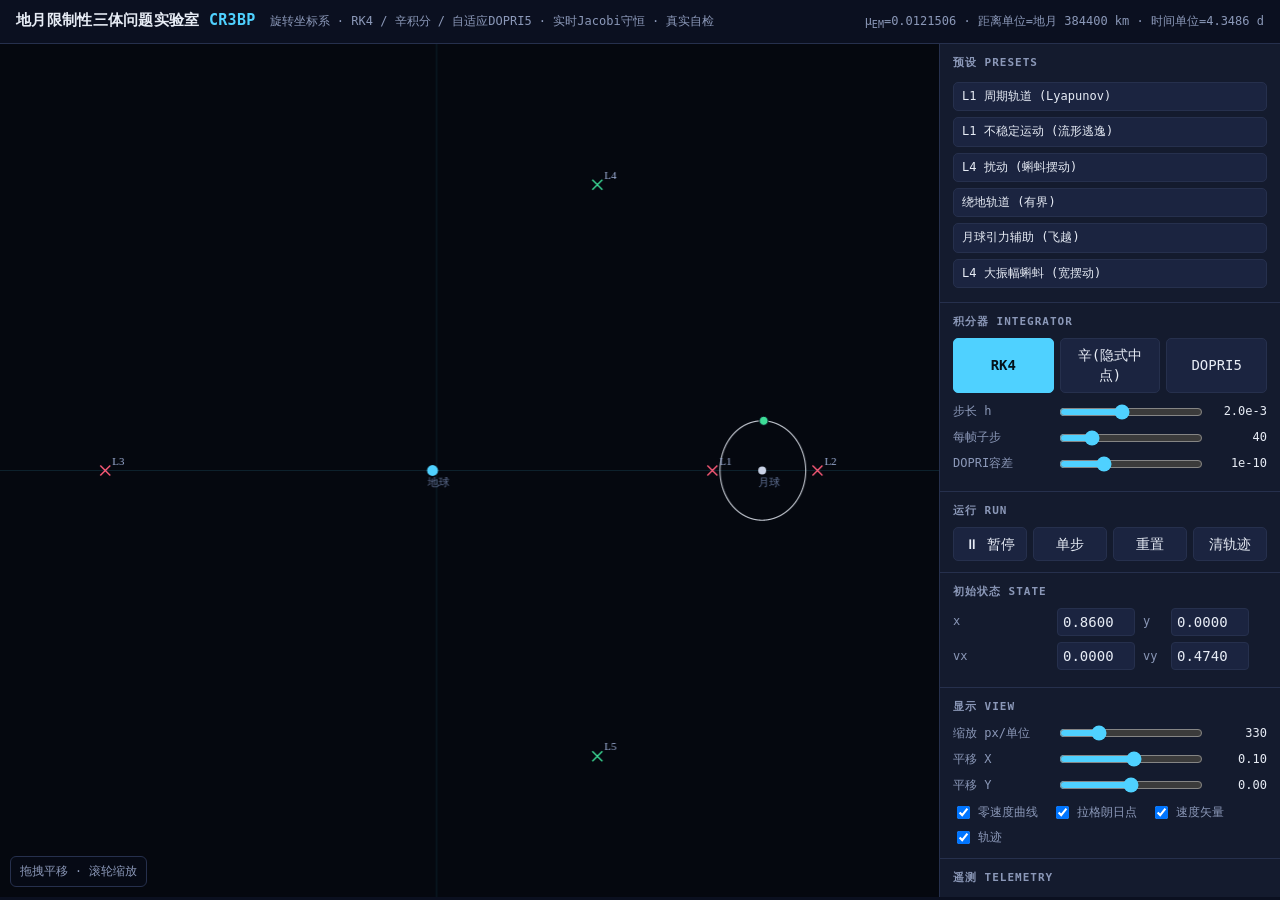
<file: submissions/harnessL--qwen-3.8flashxhigh--2026-09-09/cr3bp_lab.html>
<!DOCTYPE html>
<html lang="zh">
<head>
<meta charset="utf-8">
<meta name="viewport" content="width=device-width, initial-scale=1">
<title>地月限制性三体问题实验室 · Earth–Moon CR3BP Lab</title>
<style>
  :root{
    --bg:#0b1020; --panel:#141b2e; --panel2:#1b2440; --ink:#e7ecf5; --mut:#8b98b8;
    --accent:#4fd1ff; --accent2:#ffd166; --good:#3ddc97; --bad:#ff5c7a; --line:#26304d;
  }
  *{box-sizing:border-box}
  body{margin:0;font:14px/1.45 ui-monospace,"SFMono-Regular",Menlo,Consolas,"Segoe UI",monospace;
       background:var(--bg);color:var(--ink);-webkit-font-smoothing:antialiased}
  header{padding:10px 16px;border-bottom:1px solid var(--line);display:flex;align-items:baseline;gap:14px;flex-wrap:wrap}
  header h1{font-size:15px;margin:0;letter-spacing:.3px}
  header .sub{color:var(--mut);font-size:12px}
  #app{display:grid;grid-template-columns:1fr 340px;gap:0;height:calc(100vh - 47px)}
  #stage{position:relative;overflow:hidden;background:#05080f;border-right:1px solid var(--line)}
  canvas{display:block;width:100%;height:100%;cursor:grab}
  canvas.panning{cursor:grabbing}
  #side{overflow-y:auto;background:var(--panel)}
  section{border-bottom:1px solid var(--line);padding:11px 13px}
  section h2{font-size:11px;text-transform:uppercase;letter-spacing:1px;color:var(--mut);margin:0 0 8px;font-weight:600}
  .row{display:flex;align-items:center;gap:8px;margin:6px 0}
  .row label{flex:0 0 96px;color:var(--mut);font-size:12px}
  .row input[type=number]{width:78px;background:var(--panel2);border:1px solid var(--line);color:var(--ink);padding:3px 5px;border-radius:4px;font:inherit}
  .row input[type=range]{flex:1;accent-color:var(--accent)}
  .row .val{flex:0 0 54px;text-align:right;font-size:12px;color:var(--ink)}
  select,button{background:var(--panel2);color:var(--ink);border:1px solid var(--line);border-radius:5px;padding:6px 9px;font:inherit;cursor:pointer}
  button:hover{border-color:var(--accent)}
  .btns{display:flex;gap:6px;flex-wrap:wrap}
  .btns button{flex:1;min-width:70px}
  .btns button.on{background:var(--accent);color:#04121a;border-color:var(--accent);font-weight:700}
  #hud{display:grid;grid-template-columns:1fr 1fr;gap:2px 12px;font-variant-numeric:tabular-nums}
  #hud div{display:flex;justify-content:space-between;font-size:12.5px}
  #hud .k{color:var(--mut)} #hud .v{color:var(--ink)}
  #hud .warn{color:var(--bad)} 
  .presets button{width:100%;text-align:left;margin:3px 0;padding:5px 8px;font-size:12px}
  .toggles{display:flex;flex-wrap:wrap;gap:6px 14px;font-size:12px;color:var(--mut)}
  .toggles label{display:flex;align-items:center;gap:5px}
  #tests{white-space:pre-wrap;font-size:12px;line-height:1.5;max-height:230px;overflow:auto;margin:0;
         background:#070b16;border:1px solid var(--line);border-radius:5px;padding:8px;color:#cdd7ee}
  .pass{color:var(--good)} .fail{color:var(--bad)}
  .foot{color:var(--mut);font-size:11px;padding:9px 13px;line-height:1.5}
  #badge{position:absolute;left:10px;bottom:10px;background:rgba(8,12,24,.72);border:1px solid var(--line);
          border-radius:6px;padding:6px 9px;font-size:11.5px;color:var(--mut)}
</style>
</head>
<body>
<header>
  <h1>地月限制性三体问题实验室 <span style="color:var(--accent)">CR3BP</span></h1>
  <span class="sub">旋转坐标系 · RK4 / 辛积分 / 自适应DOPRI5 · 实时Jacobi守恒 · 真实自检</span>
  <span class="sub" style="margin-left:auto">μ<sub>EM</sub>=0.0121506 · 距离单位=地月 384400 km · 时间单位=4.3486 d</span>
</header>
<div id="app">
  <div id="stage"><canvas id="cv"></canvas>
    <div id="badge">拖拽平移 · 滚轮缩放</div>
  </div>
  <div id="side">
    <section><h2>预设 Presets</h2>
      <div class="presets" id="presets"></div>
    </section>
    <section><h2>积分器 Integrator</h2>
      <div class="btns" id="itgbtns">
        <button data-m="rk4" class="on">RK4</button>
        <button data-m="sympl">辛(隐式中点)</button>
        <button data-m="dopri">DOPRI5</button>
      </div>
      <div class="row" style="margin-top:9px"><label>步长 h</label><input type="range" id="h" min="-4" max="-1" step="0.05" value="-2.7"><span class="val" id="hval"></span></div>
      <div class="row"><label>每帧子步</label><input type="range" id="sub" min="1" max="200" step="1" value="40"><span class="val" id="subval"></span></div>
      <div class="row"><label>DOPRI容差</label><input type="range" id="tol" min="-12" max="-5" step="0.5" value="-10"><span class="val" id="tolval"></span></div>
    </section>
    <section><h2>运行 Run</h2>
      <div class="btns">
        <button id="play">⏸ 暂停</button><button id="step">单步</button><button id="reset">重置</button><button id="clear">清轨迹</button>
      </div>
    </section>
    <section><h2>初始状态 State</h2>
      <div class="row"><label>x</label><input type="number" id="sx" step="0.01"><label style="flex:0 0 20px">y</label><input type="number" id="sy" step="0.01"></div>
      <div class="row"><label>vx</label><input type="number" id="svx" step="0.01"><label style="flex:0 0 20px">vy</label><input type="number" id="svy" step="0.01"></div>
    </section>
    <section><h2>显示 View</h2>
      <div class="row"><label>缩放 px/单位</label><input type="range" id="zoom" min="40" max="1200" step="5" value="330"><span class="val" id="zoomval"></span></div>
      <div class="row"><label>平移 X</label><input type="range" id="panx" min="-2" max="2" step="0.02" value="0.1"><span class="val" id="panxval"></span></div>
      <div class="row"><label>平移 Y</label><input type="range" id="pany" min="-2" max="2" step="0.02" value="0"><span class="val" id="panyval"></span></div>
      <div class="toggles" style="margin-top:8px">
        <label><input type="checkbox" id="tZvc" checked>零速度曲线</label>
        <label><input type="checkbox" id="tLp" checked>拉格朗日点</label>
        <label><input type="checkbox" id="tVec" checked>速度矢量</label>
        <label><input type="checkbox" id="tTrail" checked>轨迹</label>
      </div>
    </section>
    <section><h2>遥测 Telemetry</h2>
      <div id="hud"></div>
    </section>
    <section><h2>自检 Self-tests <span style="float:right;text-transform:none"><button id="runtests">运行 ▸</button></span></h2>
      <pre id="tests">点击「运行」执行拉格朗日点残差 / 步长收敛 / 守恒误差 / NaN 防护 / 外部锚点校验。</pre>
    </section>
    <div class="foot" id="limit">数值局限：辛积分(隐式中点)为2阶、其误差随时间有界但幅度大于RK4；DOPRI5自适应按状态误差控步。靠近天体的近距离/混沌轨道误差被指数放大——此时固定步长不可靠，请缩小h或用自适应。</div>
  </div>
</div>
<script>
"use strict";
/* ============================================================
   地月限制性三体问题实验室 —— 全部计算实时执行，无预制轨迹
   旋转坐标系 CR3BP（无量纲）：
     x'' - 2 y' = dΩ/dx ,  y'' + 2 x' = dΩ/dy
     Ω(x,y) = ½(x²+y²) + (1-μ)/r1 + μ/r2
     雅可比常数 C_J = 2Ω - (x'² + y'²)  沿精确解守恒
   质量参数 μ = GM_moon/(GM_earth+GM_moon)
   ============================================================ */
const MU = 0.0121505856004;
const EARTH = [-MU, 0], MOON = [1-MU, 0];
const TIME_UNIT_DAYS = 27.321661/(2*Math.PI);   // 1 无量纲时间 = 月球恒星周期/2π
const DIST_UNIT_KM = 384400;                    // 地月平均距离
const R_EARTH = 6371/DIST_UNIT_KM, R_MOON = 1737.1/DIST_UNIT_KM;

// ---- 导数 (2D planar) ---- 返回 [dx,dy,dvx,dvy]；奇点(与质心距离<eps)返回含NaN
function deriv(s, eps){
  eps = eps||1e-9;
  const x=s[0],y=s[1],vx=s[2],vy=s[3];
  const x1=x-EARTH[0], x2=x-MOON[0];
  const r1=Math.hypot(x1,y), r2=Math.hypot(x2,y);
  if(!(r1>eps)||!(r2>eps)) return [vx,vy,NaN,NaN];
  const a1=(1-MU)/(r1*r1*r1), a2=MU/(r2*r2*r2);
  return [vx,vy, x + 2*vy - a1*x1 - a2*x2, -2*vx + y - a1*y - a2*y];
}
function omega(x,y){
  const r1=Math.hypot(x-EARTH[0],y), r2=Math.hypot(x-MOON[0],y);
  return 0.5*(x*x+y*y) + (1-MU)/r1 + MU/r2;
}
function jacobi(s){ return 2*omega(s[0],s[1]) - (s[2]*s[2]+s[3]*s[3]); }

// ---- 积分器 ----
function rk4(s,h){
  const k1=deriv(s); 
  if(isNaN(k1[2]))return [NaN,NaN,NaN,NaN];
  const s2=s.map((v,i)=>v+0.5*h*k1[i]); const k2=deriv(s2);
  const s3=s.map((v,i)=>v+0.5*h*k2[i]); const k3=deriv(s3);
  const s4=s.map((v,i)=>v+h*k3[i]);     const k4=deriv(s4);
  return s.map((v,i)=>v+(h/6)*(k1[i]+2*k2[i]+2*k3[i]+k4[i]));
}
// 辛/时间可逆：隐式中点法，定点迭代求解中点。未收敛→返回NaN(发散保护)
function sympl(s,h,tol,iters){
  tol=tol||1e-13; iters=iters||40;
  let z=s.slice();
  for(let it=0; it<iters; it++){
    const mid=s.map((v,i)=>0.5*(v+z[i])); const k=deriv(mid);
    if(isNaN(k[2]))return [NaN,NaN,NaN,NaN];
    const zn=s.map((v,i)=>v+h*k[i]);
    let d=0; for(let i=0;i<4;i++)d=Math.max(d,Math.abs(zn[i]-z[i]));
    z=zn; if(d<tol) return z;
  }
  return [NaN,NaN,NaN,NaN]; // 定点迭代不收敛(近距离时 h*|J| 过大)
}
// DOPRI5 自适应：嵌入式 5(4) 误差控制于状态
const A=[[0,0,0,0,0,0,0],[1/5,0,0,0,0,0,0],[3/40,9/40,0,0,0,0,0],[44/45,-56/15,32/9,0,0,0,0],
 [19372/6561,-25360/2187,64448/6561,-212/729,0,0,0],[9017/3168,-355/33,46732/5247,49/176,-5103/18656,0,0],
 [35/384,0,500/1113,125/192,-2187/6784,11/84,0]];
const B5=A[6], B4=[5179/57600,0,7571/16695,393/640,-92097/339200,187/2100,1/40], CQ=[0,1/5,3/10,4/5,8/9,1,1];
function dopri(s0,T,h0,rtol,atol){
  atol=atol||1e-12; let s=s0.slice(), t=0, h=h0, steps=0;
  while(t<T-1e-12 && steps<2e6){
    if(t+h>T) h=T-t;
    const k=[];
    for(let i=0;i<7;i++){
      const si=s.slice();
      for(let j=0;j<i;j++){ if(A[i][j]) for(let m=0;m<4;m++) si[m]+=h*A[i][j]*k[j][m]; }
      const kk=deriv(si);
      if(!kk.every(Number.isFinite)) return {s:[NaN,NaN,NaN,NaN],steps,ok:false};
      k.push(kk);
    }
    const y5=s.slice(), y4=s.slice();
    for(let m=0;m<4;m++){ let a5=0,a4=0; for(let i=0;i<7;i++){a5+=B5[i]*k[i][m]; a4+=B4[i]*k[i][m];} y5[m]+=h*a5; y4[m]+=h*a4; }
    let err=0; for(let m=0;m<4;m++) err=Math.max(err, Math.abs(y5[m]-y4[m])/(atol+rtol*Math.max(Math.abs(s[m]),Math.abs(y5[m]))));
    if(err<=1){ s=y5; t+=h; steps++;
      if(!s.every(Number.isFinite)) return {s:[NaN,NaN,NaN,NaN],steps,ok:false};
      let f=(err>0)?0.9*Math.pow(err,-0.2):1.5; if(f>5)f=5; h=Math.min(h*f,0.05);
    } else { h*=Math.max(0.2,0.9*Math.pow(err,-0.2)); }
    if(h<1e-7) return {s,steps,ok:false};
  }
  return {s,steps,ok:(t>=T-1e-9)};
}

// ---- 拉格朗日点（真实求根）----
function fx(x){ // collinear: dΩ/dx at y=0
  const x1=x-EARTH[0], x2=x-MOON[0];
  return x - (1-MU)*x1/Math.pow(Math.abs(x1),3) - MU*x2/Math.pow(Math.abs(x2),3);
}
function bisect(f,a,b,tol,maxit){ let fa=f(a); for(let i=0;i<maxit;i++){ const m=0.5*(a+b),fm=f(m);
  if(Math.abs(b-a)<tol||fm===0)return m; if((fa<0)!==(fm<0)){b=m;}else{a=m;fa=fm;} } return 0.5*(a+b);}
const LP = {
  L1:[bisect(fx,-MU+1e-7, (1-MU)-1e-7, 1e-15,200),0],
  L2:[bisect(fx,(1-MU)+1e-7, 1.6,       1e-15,200),0],
  L3:[bisect(fx,-1.6, -MU-1e-7,          1e-15,200),0],
  L4:[0.5-MU, Math.sqrt(3)/2],
  L5:[0.5-MU,-Math.sqrt(3)/2],
};
function lpResidual(p){ // |∇Ω| at equilibrium (velocity=0)
  const g=deriv([p[0],p[1],0,0]); return Math.hypot(g[2],g[3]);
}

// ---- 零速度曲线：marching squares 求 Ω(x,y)=C/2 等值线 ----
function zvcSegments(C, x0,x1,y0,y1, N){
  const lev=C/2; const segs=[]; const gx=[],gy=[];
  const F=[];
  for(let j=0;j<=N;j++){ F[j]=[]; const y=y0+(y1-y0)*j/N; for(let i=0;i<=N;i++){ const x=x0+(x1-x0)*i/N; F[j][i]=omega(x,y)-lev; } }
  const px=i=>x0+(x1-x0)*i/N, py=j=>y0+(y1-y0)*j/N;
  function interp(v1,v2){ return (v2!==v1)?(-v1/(v2-v1)):0; }
  for(let j=0;j<N;j++)for(let i=0;i<N;i++){
    const a=F[j][i],b=F[j][i+1],c=F[j+1][i+1],d=F[j+1][i];
    const idx=(a>0?8:0)|(b>0?4:0)|(c>0?2:0)|(d>0?1:0); if(idx===0||idx===15)continue;
    const top=()=>[px(i+interp(a,b)),py(j)], bot=()=>[px(i+interp(d,c)),py(j+1)];
    const left=()=>[px(i),py(j+interp(a,d))], right=()=>[px(i+1),py(j+interp(b,c))];
    const line=(p,q)=>segs.push(p,q);
    switch(idx){
      case 1:case 14: line(left(),bot());break;
      case 2:case 13: line(bot(),right());break;
      case 3:case 12: line(left(),right());break;
      case 4:case 11: line(top(),right());break;
      case 6:case 9:  line(top(),bot());break;
      case 7:case 8:  line(left(),top());break;
      case 5: line(left(),top());line(bot(),right());break;
      case 10:line(left(),bot());line(top(),right());break;
    }
  }
  return segs;
}

/* ---- 预设：预设初始状态 ---- */
const PRESETS = {
  "L1 周期轨道 (Lyapunov)":        [0.86, 0, 0, 0.47404],
  "L1 不稳定运动 (流形逃逸)":      [0.83721513, -0.00013, 0.00086, -0.0004],
  "L4 扰动 (蝌蚪摆动)":            [0.51, 0.866, 0, 0],
  "绕地轨道 (有界)":                [-MU+0.10, 0, 0, 3.055],
  "月球引力辅助 (飞越)":           [1.16, 0.02, 0, -0.10],
  "L4 大振幅蝌蚪 (宽摆动)":          [0.45, 0.9, 0.05, -0.02],
};

/* ================= 应用状态 ================= */
const S = {
  state: PRESETS["L1 周期轨道 (Lyapunov)"].slice(),
  itg:"rk4", h:Math.pow(10,-2.7), sub:40, rtol:1e-10,
  C0:0, Cdrift:0, t:0, running:true,
  trail:[], bad:false,
  view:{cx:0.1, cy:0, scale:330},
};
function setIC(st){ S.state=st.slice(); S.t=0; S.C0=jacobi(S.state); S.Cdrift=0; S.trail=[]; S.bad=false; syncStateInputs(); }

/* ---- 一步推进（含NaN/碰撞防护）---- */
function advance(h){
  let ns;
  if(S.itg==="rk4") ns=rk4(S.state,h);
  else if(S.itg==="sympl") ns=sympl(S.state,h);
  else { const r=dopri(S.state, h, Math.min(h*0.5,0.02), S.rtol); ns=r.s; }
  S.bad = !(ns.every(Number.isFinite)) ||
          Math.hypot(ns[0]-EARTH[0],ns[1])<R_EARTH*0.4 || Math.hypot(ns[0]-MOON[0],ns[1])<R_MOON*0.6;
  if(!S.bad){ S.state=ns; S.t+=h;
    const c=jacobi(ns); S.Cdrift=Math.max(S.Cdrift, Math.abs(c-S.C0)/Math.max(1,Math.abs(S.C0)));
    S.trail.push(ns[0],ns[1]); if(S.trail.length>60000)S.trail.splice(0,2);
  }
  return S.bad;
}

/* ================= 渲染 ================= */
const cv=document.getElementById("cv"), ctx=cv.getContext("2d");
let W=0,H=0,DPR=1;
function resize(){ DPR=devicePixelRatio||1; const r=cv.parentElement.getBoundingClientRect();
  W=r.width;H=r.height; cv.width=W*DPR;cv.height=H*DPR; ctx.setTransform(DPR,0,0,DPR,0,0); }
new ResizeObserver(resize).observe(cv.parentElement); resize();
const w2s=(x,y)=>[W/2+(x-S.view.cx)*S.view.scale, H/2-(y-S.view.cy)*S.view.scale];
const s2w=(px,py)=>[S.view.cx+(px-W/2)/S.view.scale, S.view.cy-(py-H/2)/S.view.scale];
function draw(){
  ctx.clearRect(0,0,W,H);
  // ZVC：以当前雅可比常数绘制零速度曲线 + 禁区
  if(zvcEl.checked){
    const cx0=s2w(0,0)[0],cx1=s2w(W,0)[0],cy0=s2w(0,H)[1],cy1=s2w(0,0)[1];
    const C=jacobi(S.state);
    const segs=zvcSegments(C, cx0,cx1,cy0,cy1, 150);
    ctx.strokeStyle="rgba(255,209,102,.9)"; ctx.lineWidth=1.4; ctx.beginPath();
    for(let i=0;i<segs.length;i+=2){ const[a,b]=w2s(segs[i][0],segs[i][1]),[c,d]=w2s(segs[i+1][0],segs[i+1][1]); ctx.moveTo(a,b);ctx.lineTo(c,d);} ctx.stroke();
  }
  // 轴
  const [ax0,ay0]=w2s(-2,0),[ax1,ay1]=w2s(2,0);
  ctx.strokeStyle="rgba(79,209,255,.12)";ctx.lineWidth=1;ctx.beginPath();ctx.moveTo(ax0,ay0);ctx.lineTo(ax1,ay1);
  const[bx0,by0]=w2s(0,-1.4),[bx1,by1]=w2s(0,1.4);ctx.moveTo(bx0,by0);ctx.lineTo(bx1,by1);ctx.stroke();
  // 轨迹
  if(trailEl.checked && S.trail.length>2){
    ctx.strokeStyle="rgba(231,236,245,.85)";ctx.lineWidth=1.1;ctx.beginPath();
    for(let i=0;i<S.trail.length;i+=2){const[x,y]=w2s(S.trail[i],S.trail[i+1]); i?ctx.lineTo(x,y):ctx.moveTo(x,y);} ctx.stroke();
  }
  // 拉格朗日点
  if(lpEl.checked)for(const k in LP){const[x,y]=w2s(LP[k][0],LP[k][1]);
    ctx.strokeStyle=k[1]>=4?"#3ddc97":"#ff5c7a";ctx.lineWidth=1.4;
    ctx.beginPath();ctx.moveTo(x-5,y-5);ctx.lineTo(x+5,y+5);ctx.moveTo(x+5,y-5);ctx.lineTo(x-5,y+5);ctx.stroke();
    ctx.fillStyle="#9fb0d8";ctx.font="11px ui-monospace";ctx.fillText(k,x+7,y-6);}
  // 地球 & 月球
  body(EARTH,"#4fd1ff",R_EARTH*S.view.scale,"地球");
  body(MOON,"#c9d2e6",Math.max(4,R_MOON*S.view.scale),"月球");
  // 航天器 + 速度矢量
  const[sx,sy]=w2s(S.state[0],S.state[1]);
  if(vecEl.checked){const[sx2,sy2]=w2s(S.state[0]+S.state[2]*0.02,S.state[1]+S.state[3]*0.02);
    ctx.strokeStyle="#ffd166";ctx.lineWidth=1.6;ctx.beginPath();ctx.moveTo(sx,sy);ctx.lineTo(sx2,sy2);ctx.stroke();}
  ctx.fillStyle=S.bad?"#ff5c7a":"#3ddc97";ctx.beginPath();ctx.arc(sx,sy,4.5,0,7);ctx.fill();
  ctx.strokeStyle="#0b1020";ctx.lineWidth=1;ctx.stroke();
}
function body(p,col,r,name){const[x,y]=w2s(p[0],p[1]);ctx.fillStyle=col;ctx.beginPath();ctx.arc(x,y,Math.max(3,r),0,7);ctx.fill();
  ctx.fillStyle="#5f6f92";ctx.font="11px ui-monospace";ctx.fillText(name,x-Math.max(3,r),y+15);}

/* ================= 遥测 ================= */
const hud=document.getElementById("hud");
const fmt=(v,d)=>Number.isFinite(v)?v.toFixed(d):"—";
function telemetry(){
  const s=S.state, v=Math.hypot(s[2],s[3]), r1=Math.hypot(s[0]-EARTH[0],s[1]), r2=Math.hypot(s[0]-MOON[0],s[1]);
  const cJ=jacobi(s), days=S.t*TIME_UNIT_DAYS, drift=S.Cdrift;
  const rows=[["x (DU)",fmt(s[0],5)],["y (DU)",fmt(s[1],5)],["|v| (DU/TD)",fmt(v,4)],
    ["仿真时间 T",fmt(S.t,3)+" td"],["≈ 天数",fmt(days,2)+" d"],["C_J (雅可比)",fmt(cJ,6)],
    ["C_J 漂移",drift<1e-3?drift.toExponential(2):drift.toExponential(2)],
    ["距地 / 距月",fmt(r1,3)+" / "+fmt(r2,3)]];
  hud.innerHTML=rows.map(([k,val])=>{const w=(k==="C_J 漂移"&&drift>1e-4)||(k.includes("距")&&Math.min(r1,r2)<0.01);
    return `<div><span class="k">${k}</span><span class="v${w?' warn':''}">${val}</span></div>`;}).join("");
}

/* ================= 主循环 ================= */
function loop(){
  if(S.running && !S.bad){ const sub=S.sub; for(let i=0;i<sub;i++){ if(advance(S.h))break; } }
  draw(); telemetry();
  requestAnimationFrame(loop);
}

/* ================= UI 接线 ================= */
const $=id=>document.getElementById(id);
const zvcEl=$("tZvc"),lpEl=$("tLp"),vecEl=$("tVec"),trailEl=$("tTrail");
function syncStateInputs(){ ["sx","sy","svx","svy"].forEach((id,i)=>$(id).value=S.state[i].toFixed(6)); }
$("h").oninput=e=>{S.h=Math.pow(10,+e.target.value); $("hval").textContent=S.h.toExponential(1);};
$("sub").oninput=e=>{S.sub=+e.target.value; $("subval").textContent=S.sub;};
$("tol").oninput=e=>{S.rtol=Math.pow(10,+e.target.value); $("tolval").textContent=S.rtol.toExponential(0);};
$("zoom").oninput=e=>{S.view.scale=+e.target.value; $("zoomval").textContent=S.view.scale;};
$("panx").oninput=e=>{S.view.cx=+e.target.value; $("panxval").textContent=(+e.target.value).toFixed(2);};
$("pany").oninput=e=>{S.view.cy=+e.target.value; $("panyval").textContent=(+e.target.value).toFixed(2);};
$("h").dispatchEvent(new Event("input")); $("sub").dispatchEvent(new Event("input")); $("tol").dispatchEvent(new Event("input"));
$("zoom").dispatchEvent(new Event("input")); $("panx").dispatchEvent(new Event("input")); $("pany").dispatchEvent(new Event("input"));
document.querySelectorAll("#itgbtns button").forEach(b=>b.onclick=()=>{
  document.querySelectorAll("#itgbtns button").forEach(x=>x.classList.remove("on")); b.classList.add("on"); S.itg=b.dataset.m;});
$("play").onclick=()=>{S.running=!S.running; $("play").textContent=S.running?"⏸ 暂停":"▶ 播放";};
$("step").onclick=()=>{S.running=false; $("play").textContent="▶ 播放"; for(let i=0;i<S.sub;i++)advance(S.h);};
$("reset").onclick=()=>{ setIC(S.state.slice()); S.C0=jacobi(S.state); };
$("clear").onclick=()=>{ S.trail=[]; };
["sx","sy","svx","svy"].forEach(id=>$(id).onchange=()=>{ setIC([+$("sx").value,+$("sy").value,+$("svx").value,+$("svy").value]); });
const pbox=$("presets"); Object.keys(PRESETS).forEach(name=>{const b=document.createElement("button");b.textContent=name;
  b.onclick=()=>{ setIC(PRESETS[name]); $("reset").textContent; }; pbox.appendChild(b);});
// 拖拽平移 / 滚轮缩放
let pan=null;
cv.onmousedown=e=>{pan=[e.clientX,e.clientY,S.view.cx,S.view.cy];cv.classList.add("panning");};
window.onmousemove=e=>{ if(!pan)return; S.view.cx=pan[2]-(e.clientX-pan[0])/S.view.scale; S.view.cy=pan[3]+(e.clientY-pan[1])/S.view.scale;
  $("panx").value=S.view.cx.toFixed(2);$("pany").value=S.view.cy.toFixed(2);$("panx").dispatchEvent(new Event("input"));$("pany").dispatchEvent(new Event("input")); };
window.onmouseup=()=>{pan=null;cv.classList.remove("panning");};
cv.onwheel=e=>{e.preventDefault(); S.view.scale=Math.max(40,Math.min(1200,S.view.scale*(e.deltaY<0?1.1:0.9)));
  $("zoom").value=S.view.scale|0; $("zoom").dispatchEvent(new Event("input")); };
setIC(S.state); requestAnimationFrame(loop);
window.__CR3BP__={S,MU,LP,deriv,jacobi,rk4,sympl,dopri,advance,omega,zvcSegments,lpResidual,PRESETS,TIME_UNIT_DAYS,
  setIC,runTests:null}; // runTests 注入于下方
/* ================= 自检（真实执行，无硬编码结果）================= */
function runTests(){
  const out=[], log=(cls,msg)=>out.push(`<span class="${cls}">${msg}</span>`);
  const approx=(a,b,t)=>Math.abs(a-b)<t;
  // T1 拉格朗日点残差
  let maxres=0, resTxt=[];
  for(const k in LP){ const r=lpResidual(LP[k]); maxres=Math.max(maxres,r); resTxt.push(`${k}=${r.toExponential(1)}`); }
  log(maxres<1e-8?"pass":"fail",`[T1 拉格朗日点残差]  max|∇Ω| = ${maxres.toExponential(2)}  (阈值1e-8)   ${resTxt.join(" ")}`);
  // T2 步长收敛阶（RK4，Lyapunov轨道 T=2）
  const ic=LP&&PRESETS["L1 周期轨道 (Lyapunov)"];
  function prop(T,h){ let s=ic.slice(); for(let i=0;i<Math.round(T/h);i++)s=rk4(s,h); return s; }
  const ref=prop(2,0.00125);
  function err(h){const s=prop(2,h);return Math.hypot(s[0]-ref[0],s[1]-ref[1]);}
  const e1=err(0.02),e2=err(0.01),e4=err(0.005);
  const ord=Math.log(e2/e4)/Math.log(2);
  log((ord>3&&ord<5.2)?"pass":"fail",`[T2 RK4步长收敛] 误差 e(0.02)=${e1.toExponential(2)} e(0.01)=${e2.toExponential(2)} e(0.005)=${e4.toExponential(2)}  → 实测阶≈${ord.toFixed(2)} (理论4)`);
  // T3 守恒误差：正则轨道 RK4 vs 辛积分 各长时积分的Jacobi漂移
  function driftTest(fn,T,h){ let s=ic.slice(); const c0=jacobi(s); let md=0;
    for(let i=0;i<Math.round(T/h);i++){ s=fn(s,h); if(s.some(x=>!Number.isFinite(x)))return NaN;
      md=Math.max(md,Math.abs(jacobi(s)-c0)/Math.max(1,Math.abs(c0))); } return md; }
  const dR=driftTest((s,h)=>rk4(s,h),40,0.005), dS=driftTest((s,h)=>sympl(s,h),40,0.005);
  const cRef=jacobi(ic); const cEnd=(() => {let s=ic.slice();for(let i=0;i<8000;i++)s=rk4(s,0.005);return jacobi(s);})();
  log((dR<1e-3&&dS<1e-3)?"pass":"fail",`[T3 Jacobi守恒] T=40: RK4漂移=${dR.toExponential(2)} 辛漂移=${dS.toExponential(2)}  (C=${cRef.toFixed(5)}→${cEnd.toFixed(5)})`);
  // T4 NaN/碰撞防护：初态置于地球中心 → 积分器必须报告 bad 且不污染
  const save=S.state.slice();
  S.state=[EARTH[0],0,0,0]; S.bad=false; const caught=advance(0.01);
  const clean=S.state.every(Number.isFinite); // 状态未被写入NaN(因bad时不赋值)
  log((caught&&clean)?"pass":"fail",`[T4 奇点防护] 地球中心→advance 捕获=${caught}, 状态保持有限=${clean}`);
  S.state=save.slice();
  // T4b DOPRI5 功能：正则轨道上自适应积分应守恒且完成；近奇点应安全拒绝(不抛异常/不写入NaN)
  const reg=dopri(ic.slice(),20,0.05,1e-10); const c0r=jacobi(ic);
  const drR=reg.ok?Math.abs(jacobi(reg.s)-c0r)/Math.max(1,Math.abs(c0r)):NaN;
  const plunge=[-MU+0.02,0,0,2.8]; const rr=dopri(plunge,5,0.05,1e-10);
  const safe=!rr.ok ? true : rr.s.every(Number.isFinite); // 拒绝(ok=false)或有限均视为安全
  log((reg.ok&&drR<1e-5&&safe)?"pass":"fail",`[T4b 自适应DOPRI5] 正则轨道 完成=${reg.ok} 步数=${reg.steps} 漂移=${drR.toExponential(2)}; 混沌俯冲 安全拒绝=${!rr.ok}(步数=${rr.steps})`);
  // T5 外部锚点：与 JPL 公布值(独立仪器/世界数据)核对 L1/L2/L3 x 与 μ
  const ANCH={L1:0.836915125772357,L2:1.15568216544488,L3:-1.00506264581028};
  let ok5=true,atxt=[]; for(const k in ANCH){ const d=Math.abs(LP[k][0]-ANCH[k]); ok5=ok5&&d<1e-9; atxt.push(`${k}Δ=${d.toExponential(1)}`);}
  log(ok5?"pass":"fail",`[T5 外部锚点(JPL SSD)] L点x与公布值偏差 ${atxt.join(" ")}  μ=1.21505856e-2`);
  // T5b 外部锚点：JPL公布地月L1北晕轨道(3D)——本引擎3D重算其C_J并积分一个周期守恒
  function jacobi3(s){ // C_J=2Ω-v², Ω含离心 ½(x²+y²)
    const r1=Math.hypot(s[0]-EARTH[0],s[1],s[2]),r2=Math.hypot(s[0]-MOON[0],s[1],s[2]);
    const O=0.5*(s[0]*s[0]+s[1]*s[1])+(1-MU)/r1+MU/r2;
    return 2*O-(s[3]*s[3]+s[4]*s[4]+s[5]*s[5]);
  }
  function deriv3(s){const x=s[0],y=s[1],z=s[2];const r1=Math.hypot(x-EARTH[0],y,z),r2=Math.hypot(x-MOON[0],y,z);
    if(!(r1>1e-9)||!(r2>1e-9))return [0,0,0,NaN,NaN,NaN];
    const a1=(1-MU)/r1**3,a2=MU/r2**3;
    return [s[3],s[4],s[5], x+2*s[4]-a1*(x-EARTH[0])-a2*(x-MOON[0]), -2*s[3]+y-a1*y-a2*y, -a1*z-a2*z];}
  function rk43(s,h){const k1=deriv3(s),k2=deriv3(s.map((v,i)=>v+0.5*h*k1[i])),k3=deriv3(s.map((v,i)=>v+0.5*h*k2[i])),k4=deriv3(s.map((v,i)=>v+h*k3[i]));
    return s.map((v,i)=>v+(h/6)*(k1[i]+2*k2[i]+2*k3[i]+k4[i]));}
  const HALO=[0.8233859246500563,0,0.022407909970307109, 0,0.13427152792193367,0], CJP=3.17008031499764;
  const cCalc=jacobi3(HALO); let hs=HALO.slice(),md=0; for(let i=0;i<Math.round(2.746375896291009/0.001);i++){hs=rk43(hs,0.001);if(hs.some(x=>!isFinite(x)))break;md=Math.max(md,Math.abs(jacobi3(hs)-cCalc)/Math.max(1,Math.abs(cCalc)));}
  const cMatch=Math.abs(cCalc-CJP), cCons=md;
  log((cMatch<1e-6&&cCons<1e-6)?"pass":"fail",`[T5b 晕轨道锚点(3D/JPL)] 本引擎C_J=${cCalc.toFixed(7)} vs 公布${CJP} (Δ=${cMatch.toExponential(1)}); 积分1周期守恒漂移=${cCons.toExponential(2)}`);
  const el=$("tests"); el.innerHTML=out.join("\n");
  const fails=out.filter(s=>s.includes("fail")).length;
  console.log("%c[CR3BP self-test] "+(fails?`${fails} FAIL`:"ALL PASS"),fails?"color:#ff5c7a":"color:#3ddc97");
  out.forEach(l=>console.log(l.replace(/<[^>]+>/g,"")));
  return {passes:out.length-fails, fails};
}
window.__CR3BP__.runTests=runTests;
$("runtests").onclick=runTests;
</script>
</body>
</html>
</file>
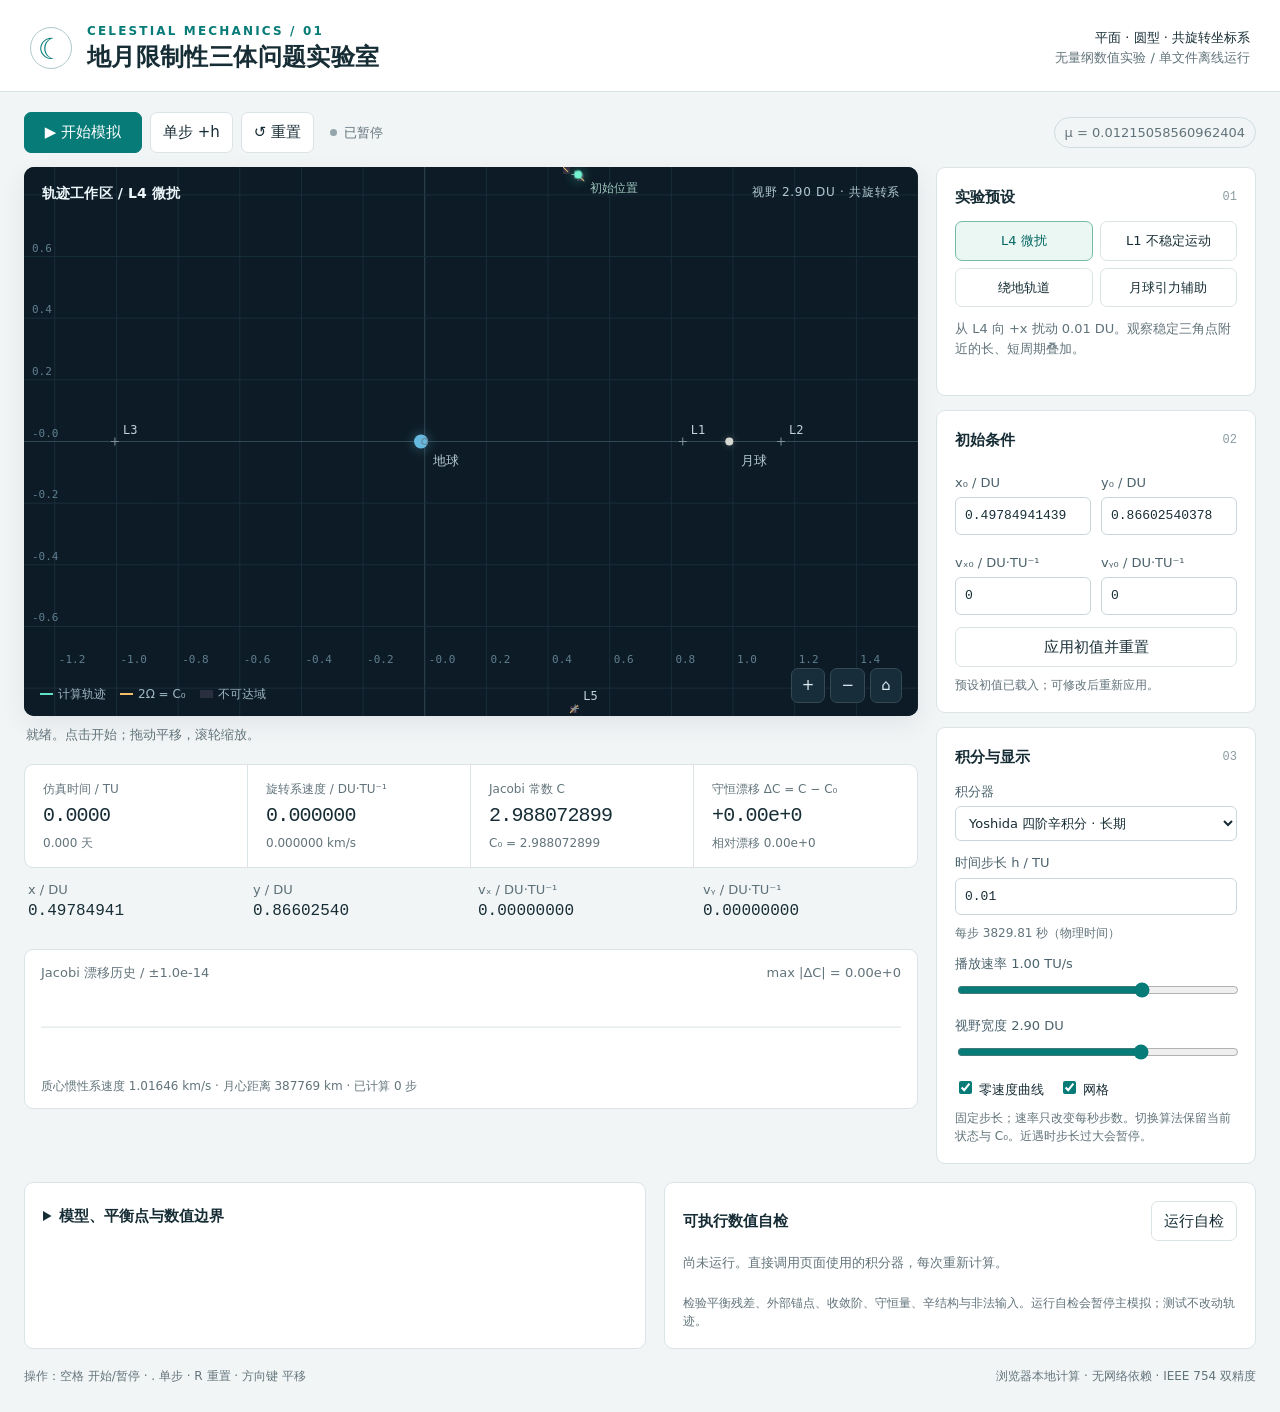
<file: submissions/codex--6astra-xhigh--2026-09-09/verification/round-12-before-layout.html>
<!doctype html>
<html lang="zh-CN"><head><meta charset="utf-8"><meta name="viewport" content="width=device-width,initial-scale=1"><meta name="description" content="可离线运行的地月平面圆型限制性三体问题数值实验室。"><link rel="icon" href="data:,"><title>地月限制性三体问题实验室</title>
<style id="theme">
:root{color-scheme:light;--ink:#172d35;--muted:#62747b;--line:#dbe3e6;--teal:#067b78;--mint:#60e1c2;--amber:#f4be68;--panel:#fff;--bg:#f2f5f6}*{box-sizing:border-box}body{margin:0;background:var(--bg);color:var(--ink);font:15px/1.5 system-ui,-apple-system,"Segoe UI","Microsoft YaHei",sans-serif}button,input,select{font:inherit}button{cursor:pointer}button:disabled{opacity:.55;cursor:wait}button:focus-visible,input:focus-visible,select:focus-visible,summary:focus-visible,canvas:focus-visible{outline:3px solid #19a4a0;outline-offset:3px}button{border:1px solid var(--line);border-radius:7px;background:white;color:var(--ink);padding:8px 12px;transition:background .15s}button:hover{background:#edf4f5}input,select{width:100%;min-width:0;border:1px solid #cbd6da;border-radius:6px;padding:8px 9px;color:var(--ink);background:#fff}input[type=checkbox]{width:auto;accent-color:var(--teal)}input[type=range]{padding:0;accent-color:var(--teal)}header{padding:22px 30px 18px;display:flex;align-items:center;gap:15px;background:white;border-bottom:1px solid var(--line)}.mark{width:42px;height:42px;display:grid;place-items:center;border:1px solid #aecacb;border-radius:50%;color:var(--teal);font-size:29px}.eyebrow{font-size:12px;letter-spacing:.18em;color:var(--teal);font-weight:700}.title{font-size:24px;font-weight:650;letter-spacing:.015em;margin:2px 0 0;line-height:1.3}.header-note{margin-left:auto;color:var(--muted);font-size:13px;text-align:right}.header-note b{color:var(--ink);font-weight:500}.shell{padding:20px 24px;max-width:1800px;margin:auto}.toolbar{display:flex;align-items:center;justify-content:space-between;gap:12px;margin-bottom:14px}.transport{display:flex;gap:8px;align-items:center}.primary{background:var(--teal);color:white;border-color:var(--teal)}.primary:hover{background:#056461}.transport .primary{min-width:118px}.status{font-size:13px;color:var(--muted);display:flex;gap:7px;align-items:center;margin-left:8px}.dot{width:7px;height:7px;background:#94a5ac;border-radius:50%}.running .dot{background:#0a9d79;box-shadow:0 0 0 4px #e2f5ed}.tag{font-size:13px;border:1px solid #cfdde0;border-radius:20px;padding:5px 10px;color:var(--muted)}.layout{display:grid;grid-template-columns:minmax(0,1fr) 320px;gap:18px;align-items:start}.stage{position:relative;background:#0c1b25;border-radius:10px;overflow:hidden;height:clamp(490px,61vh,770px);box-shadow:0 8px 24px #24384416}.stage canvas{width:100%;height:100%;display:block;touch-action:none}.stage-head{position:absolute;top:16px;left:18px;right:18px;display:flex;justify-content:space-between;pointer-events:none;color:#b2c9d3;font-size:12px;letter-spacing:.06em}.stage-head b{color:#edf7fb;font-size:14px;letter-spacing:.01em}.stage-foot{position:absolute;bottom:13px;left:16px;right:16px;display:flex;justify-content:space-between;align-items:end;pointer-events:none;gap:10px}.legend{display:flex;gap:14px;flex-wrap:wrap;color:#9db7c3;font-size:12px}.legend i{display:inline-block;width:13px;height:2px;vertical-align:middle;margin-right:5px;background:var(--mint)}.legend .gold{background:var(--amber)}.legend .shade{height:8px;background:#7d688842}.plot-tools{display:flex;gap:5px;pointer-events:auto}.plot-tools button{background:#182d3a;border-color:#334954;color:#dcecf2;padding:5px 10px;min-width:32px}.notice{min-height:36px;padding:9px 2px 0;color:var(--muted);font-size:13px}.notice.error{color:#a93926}.telemetry{display:grid;grid-template-columns:repeat(4,minmax(0,1fr));background:white;border:1px solid var(--line);border-radius:9px;margin-top:12px}.metric{padding:15px 18px;border-right:1px solid var(--line)}.metric:last-child{border:0}.label{color:var(--muted);font-size:12px;margin-bottom:5px}.value{font:20px/1.3 ui-monospace,Consolas,monospace;font-variant-numeric:tabular-nums;letter-spacing:-.04em}.sub{color:var(--muted);font-size:12px;margin-top:5px;font-variant-numeric:tabular-nums}.coordinates{display:grid;grid-template-columns:repeat(4,1fr);gap:14px;padding:12px 4px;color:#5c7079;font-size:13px}.coordinates b{display:block;font:16px/1.6 ui-monospace,Consolas,monospace;color:var(--ink)}.panel{background:white;border:1px solid var(--line);border-radius:9px;padding:18px}.panel+.panel{margin-top:14px}.panel h2{font-size:15px;margin:0 0 13px;display:flex;align-items:center;justify-content:space-between}.section-number{color:#899ba1;font:12px ui-monospace,Consolas,monospace}.presets{display:grid;grid-template-columns:1fr 1fr;gap:7px}.preset{padding:9px 4px;font-size:13px}.preset.active{background:#eaf7f3;border-color:#75b9a9;color:#056662}.description{font-size:13px;color:var(--muted);margin:12px 0 0;min-height:58px}.row{display:flex;align-items:center;gap:10px;justify-content:space-between}.control{display:block;font-size:13px;color:#4b626c;margin-top:12px}.control>span{display:block;margin-bottom:5px}.inputs{display:grid;grid-template-columns:1fr 1fr;gap:10px}.inputs .control{margin-top:8px}.mono{font-family:ui-monospace,Consolas,monospace}.apply{width:100%;margin-top:12px}.hint{font-size:12px;color:var(--muted);margin:9px 0 0}.switches{display:flex;gap:15px;margin-top:12px;font-size:13px}.drift{background:white;border:1px solid var(--line);border-radius:9px;padding:13px 16px;margin-top:12px}.drift-heading{display:flex;align-items:center;justify-content:space-between;font-size:13px;color:var(--muted)}#driftCanvas{width:100%;height:90px;display:block}.details{display:grid;grid-template-columns:1.05fr 1fr;gap:18px;margin-top:18px}.details .panel{margin:0}details summary{cursor:pointer;font-weight:600;padding:4px 0}details p,details li{font-size:14px;color:#546b75}.equation{font-family:ui-monospace,Consolas,monospace;background:#f1f6f7;padding:10px 12px;border-radius:6px;line-height:1.9;font-size:14px;overflow:auto}table{width:100%;border-collapse:collapse;margin-top:12px;font-size:12px;font-variant-numeric:tabular-nums}th{text-align:left;color:var(--muted);font-weight:500}td,th{padding:6px 3px;border-bottom:1px solid #e7edef}td:not(:first-child){font-family:ui-monospace,Consolas,monospace}.tests-head{display:flex;gap:8px;align-items:center;justify-content:space-between}.tests-head h2{margin:0}.test-summary{font-size:13px;color:var(--muted);margin:12px 0}.test-list{max-height:285px;overflow:auto}.test-row{border-top:1px solid #e9eeef;padding:8px 0;display:grid;grid-template-columns:40px 1fr;gap:6px;font-size:13px}.test-row .pass{color:#08775e}.test-row .fail{color:#b23825}.test-detail{display:block;font-size:12px;color:var(--muted);overflow-wrap:anywhere}a{color:#057c7a}footer{display:flex;justify-content:space-between;gap:12px;margin-top:18px;color:var(--muted);font-size:12px;padding-bottom:7px}.warning-value{color:#b75424}@media(min-width:1500px){.layout{grid-template-columns:minmax(0,1fr) 350px}.stage{height:690px}}@media(max-width:1100px){.layout{grid-template-columns:minmax(0,1fr) 290px}.shell{padding:16px}.metric{padding:12px 10px}.value{font-size:17px}.coordinates{gap:8px}.coordinates b{font-size:14px}}@media(max-width:800px){header{padding:17px}.title{font-size:20px}.header-note{display:none}.shell{padding:12px}.layout{grid-template-columns:1fr}.stage{height:520px}.sidebar{display:grid;grid-template-columns:1fr 1fr;gap:12px}.panel+.panel{margin:0}.sidebar .panel:last-child{grid-column:1/-1}.details{grid-template-columns:1fr}.tag{display:none}.telemetry{grid-template-columns:repeat(2,1fr)}.metric:nth-child(2){border:0}.metric:nth-child(-n+2){border-bottom:1px solid var(--line)}}@media(max-width:480px){.sidebar{grid-template-columns:1fr}.sidebar .panel:last-child{grid-column:auto}.stage{height:440px}.status{display:none}.transport{width:100%}.transport button{flex:1;padding:9px 5px}.coordinates{grid-template-columns:repeat(2,1fr)}.legend{gap:7px;font-size:11px}.stage-head{left:12px;right:12px}.stage-head>span{max-width:45%;text-align:right}.description{min-height:0}.panel{padding:15px}footer{display:block}}@media(prefers-reduced-motion:reduce){*{transition:none!important}}
</style></head><body>
<header><div class="mark" aria-hidden="true">☾</div><div><div class="eyebrow">CELESTIAL MECHANICS / 01</div><h1 class="title">地月限制性三体问题实验室</h1></div><div class="header-note"><b>平面 · 圆型 · 共旋转坐标系</b><br>无量纲数值实验 / 单文件离线运行</div></header>
<main class="shell">
<div class="toolbar"><div class="transport"><button id="play" class="primary">▶ 开始模拟</button><button id="step">单步 +h</button><button id="reset">↺ 重置</button><span id="runStatus" class="status"><i class="dot"></i><span>已暂停</span></span></div><span class="tag">μ = 0.01215058560962404</span></div>
<div class="layout"><section aria-label="轨迹与实时数据">
<div class="stage" id="stage"><canvas id="orbitCanvas" tabindex="0" aria-label="地月共旋转轨迹图；拖动平移，滚轮缩放，方向键平移"></canvas><div class="stage-head"><b>轨迹工作区 <span id="plotPreset">/ L4 微扰</span></b><span id="viewLabel">1 DU = 地月距离</span></div><div class="stage-foot"><div class="legend"><span><i></i>计算轨迹</span><span><i class="gold"></i>2Ω = C₀</span><span><i class="shade"></i>不可达域</span></div><div class="plot-tools"><button id="zoomIn" aria-label="放大">+</button><button id="zoomOut" aria-label="缩小">−</button><button id="home" aria-label="恢复预设视野">⌂</button></div></div></div>
<div id="notice" class="notice" role="status" aria-live="polite">就绪。点击开始；拖动平移，滚轮缩放。</div>
<div class="telemetry"><div class="metric"><div class="label">仿真时间 / TU</div><div class="value" id="time">0.0000</div><div class="sub" id="days">0.000 天</div></div><div class="metric"><div class="label">旋转系速度 / DU·TU⁻¹</div><div class="value" id="speed">0.000000</div><div class="sub" id="speedKm">0.000000 km/s</div></div><div class="metric"><div class="label">Jacobi 常数 C</div><div class="value" id="jacobi">—</div><div class="sub" id="c0">C₀ = —</div></div><div class="metric"><div class="label">守恒漂移 ΔC = C − C₀</div><div class="value" id="delta">0.00e+0</div><div class="sub" id="relative">相对漂移 0.00e+0</div></div></div>
<div class="coordinates"><div>x / DU<b id="xLive">—</b></div><div>y / DU<b id="yLive">—</b></div><div>vₓ / DU·TU⁻¹<b id="vxLive">—</b></div><div>vᵧ / DU·TU⁻¹<b id="vyLive">—</b></div></div>
<div class="drift"><div class="drift-heading"><span>Jacobi 漂移历史 <span id="driftScale"></span></span><span id="maxDrift">max |ΔC| = 0</span></div><canvas id="driftCanvas" aria-label="Jacobi 常数相对初始值的带符号误差历史"></canvas><div class="sub" id="encounter">惯性系速度 — · 月心距离 —</div></div>
</section>
<aside class="sidebar"><section class="panel"><h2>实验预设 <span class="section-number">01</span></h2><div class="presets"><button class="preset active" data-preset="l4">L4 微扰</button><button class="preset" data-preset="l1">L1 不稳定运动</button><button class="preset" data-preset="earth">绕地轨道</button><button class="preset" data-preset="flyby">月球引力辅助</button></div><p id="presetDescription" class="description"></p></section>
<section class="panel"><h2>初始条件 <span class="section-number">02</span></h2><div class="inputs"><label class="control"><span>x₀ / DU</span><input id="x0" class="mono" type="number" step="any" required></label><label class="control"><span>y₀ / DU</span><input id="y0" class="mono" type="number" step="any" required></label><label class="control"><span>vₓ₀ / DU·TU⁻¹</span><input id="vx0" class="mono" type="number" step="any" required></label><label class="control"><span>vᵧ₀ / DU·TU⁻¹</span><input id="vy0" class="mono" type="number" step="any" required></label></div><button id="apply" class="apply">应用初值并重置</button><p id="initialHint" class="hint">速度在旋转系中定义。修改后点击应用。</p></section>
<section class="panel"><h2>积分与显示 <span class="section-number">03</span></h2><label class="control"><span>积分器</span><select id="integrator"><option value="yoshida">Yoshida 四阶辛积分 · 长期</option><option value="rk4">经典 RK4 · 四阶</option></select></label><label class="control"><span>时间步长 h / TU</span><input id="dt" type="number" min="0.000001" max="0.05" step="any" value="0.01" class="mono"></label><div class="hint" id="dtHint"></div><label class="control"><span class="row">播放速率 <output id="rateLabel">1 TU/s</output></span><input id="rate" type="range" min="-2" max="1" step="0.05" value="0"></label><label class="control"><span class="row">视野宽度 <output id="zoomLabel">2.90 DU</output></span><input id="zoom" type="range" min="-1.2" max="1.3" step="0.01" value="0.46"></label><div class="switches"><label><input id="showZVC" type="checkbox" checked> 零速度曲线</label><label><input id="showGrid" type="checkbox" checked> 网格</label></div><p class="hint">固定步长；速率只改变每秒步数。切换算法保留当前状态与 C₀。近遇时步长过大会暂停。</p></section></aside></div>
<div class="details"><section class="panel"><details><summary>模型、平衡点与数值边界</summary><p>质心为原点，地球在 (−μ, 0)，月球在 (1−μ, 0)。坐标轴以角速度 1 逆时针旋转；一圈为 2π TU。</p><div class="equation">Ω = (x² + y²)/2 + (1−μ)/r₁ + μ/r₂<br>ẍ = 2ẏ + ∂Ω/∂x<br>ÿ = −2ẋ + ∂Ω/∂y<br>C = 2Ω − (ẋ² + ẏ²)</div><p>零速度曲线使用初始 C₀，阴影表示 2Ω−C₀ &lt; 0。曲线由当前视野网格计算，边界有像素离散误差；窄通道需放大查看。天体标记有最小显示半径，碰撞判定使用真实尺度半径。</p><table><thead><tr><th>平衡点</th><th>x</th><th>y</th><th>|∇Ω|</th></tr></thead><tbody id="lagrangeTable"></tbody></table><p>L1–L3 由区间二分求根；L4、L5 由二维 Newton 迭代求根。Yoshida 方法在 pₓ=vₓ−y、pᵧ=vᵧ+x 下对 H=|p|²/2+y pₓ−x pᵧ−U 做精确子流的对称四阶复合，含负子步。</p><p>本模型忽略太阳、月球偏心率、轨道倾角、非球形引力与航天器质量。无碰撞正则化、无误差自适应；近遇守卫是保守筛查，不是精确碰撞时刻求解。长时间保持小 Jacobi 漂移不代表轨迹相位始终准确。中途改变 h 会改变对应的修正 Hamiltonian。轨迹最多保留最近 40,000 点。</p><p>参数与外部锚点：<a href="https://ssd-api.jpl.nasa.gov/doc/periodic_orbits.html" target="_blank" rel="noreferrer">NASA/JPL</a>；四阶对称复合：<a href="https://doi.org/10.1016/0375-9601(90)90092-3" target="_blank" rel="noreferrer">Yoshida (1990)</a>。1 DU = 389,703.265 km，1 TU = 382,981.289 s，采用该 JPL 示例系统的整套单位。</p></details></section>
<section class="panel"><div class="tests-head"><h2>可执行数值自检</h2><button id="runTests">运行自检</button></div><p class="test-summary" id="testSummary">尚未运行。直接调用页面使用的积分器，每次重新计算。</p><div class="test-list" id="testResults" aria-live="polite"></div><p class="hint">检验平衡残差、外部锚点、收敛阶、守恒量、辛结构与非法输入。运行自检会暂停主模拟；测试不改动轨迹。</p></section></div>
<footer><span>操作：空格 开始/暂停 · . 单步 · R 重置 · 方向键 平移</span><span>浏览器本地计算 · 无网络依赖 · IEEE 754 双精度</span></footer>
</main>
<script id="physics">
'use strict';
/* Pure numerical core. Units: distance=1, total mass=1, angular rate=1.
   State [x,y,vx,vy] is in the barycentric, counterclockwise rotating frame.
   JPL system parameters: https://ssd-api.jpl.nasa.gov/doc/periodic_orbits.html */
const CR3BP = (() => {
  const MU=0.01215058560962404, DU=389703.2648292776, TU=382981.2891290545;
  const EARTH=6378.137/DU, MOON=1737.1/DU, EPS=1e-10;
  const norm=a=>Math.hypot(...a), distance=(a,b)=>norm(a.map((v,i)=>v-b[i]));
  function finite(s) { if(!Array.isArray(s)||s.length!==4||!s.every(Number.isFinite)||s.some(v=>Math.abs(v)>1e8)) throw Error('状态包含非有限值或超出数值范围'); }
  function field(x,y) {
    if(!Number.isFinite(x)||!Number.isFinite(y)) throw Error('坐标必须为有限数');
    const a=x+MU,b=x-1+MU,r1=Math.hypot(a,y),r2=Math.hypot(b,y);
    if(r1<EPS||r2<EPS) throw Error('引力奇点：位置与天体中心重合');
    const k1=(1-MU)/r1**3,k2=MU/r2**3;
    return {gx:-k1*a-k2*b,gy:-(k1+k2)*y,u:(1-MU)/r1+MU/r2,r1,r2};
  }
  function omega(x,y) { const f=field(x,y); return .5*(x*x+y*y)+f.u; }
  function gradient(x,y) {const f=field(x,y);return [x+f.gx,y+f.gy];}
  function rhs(s) {finite(s);const [x,y,vx,vy]=s,g=gradient(x,y);return [vx,vy,2*vy+g[0],-2*vx+g[1]];}
  function jacobi(s) {finite(s);return 2*omega(s[0],s[1])-s[2]**2-s[3]**2;}
  function validH(h) {if(!Number.isFinite(h)||h===0||Math.abs(h)>.05) throw Error('步长必须非零、有限且 |h| ≤ 0.05');}
  function rk4(s,h) {
    finite(s);validH(h);
    const add=(a,k,w)=>a.map((v,i)=>v+w*k[i]);
    const a=rhs(s),b=rhs(add(s,a,h/2)),c=rhs(add(s,b,h/2)),d=rhs(add(s,c,h));
    const out=s.map((v,i)=>v+h*(a[i]+2*b[i]+2*c[i]+d[i])/6);finite(out);return out;
  }
  function canonical(s) {return [s[0],s[1],s[2]-s[1],s[3]+s[0]];}
  function velocity(z) {return [z[0],z[1],z[2]+z[1],z[3]-z[0]];}
  function hamiltonian(z) {const [x,y,px,py]=z;return .5*(px*px+py*py)+y*px-x*py-field(x,y).u;}
  /* H=A+B; A=|p|²/2 + y px - x py; B=-U.
     Exact A flow rotates BOTH q+h p and p by -h. B is a gravity kick.
     S2=B(h/2) A(h) B(h/2); Yoshida S4=S2(w1 h) S2(w0 h) S2(w1 h).
     Negative internal substeps are essential; velocity Verlet on (x,v) is not used. */
  function split2(z,h) {
    let [x,y,px,py]=z,f=field(x,y);px+=h/2*f.gx;py+=h/2*f.gy;
    const c=Math.cos(h),s=Math.sin(h),qx=x+h*px,qy=y+h*py;
    x=c*qx+s*qy;y=-s*qx+c*qy;
    const p=c*px+s*py;py=-s*px+c*py;px=p;
    f=field(x,y);return [x,y,px+h/2*f.gx,py+h/2*f.gy];
  }
  const W1=1/(2-Math.cbrt(2)),W0=1-2*W1;
  function yoshida(s,h) {
    finite(s);validH(h);let z=canonical(s);
    for(const w of [W1,W0,W1]) z=split2(z,w*h);
    const out=velocity(z);finite(out);return out;
  }
  const methods={rk4,yoshida};
  function bisect(fn,a,b,tol=2e-15) {
    let fa=fn(a),fb=fn(b);if(!Number.isFinite(fa)||!Number.isFinite(fb)||fa*fb>0) throw Error('根未被区间包围');
    for(let i=0;i<100;i++){const m=(a+b)/2,fm=fn(m);if(fm===0||b-a<tol)return m;if(fa*fm<=0){b=m;fb=fm;}else{a=m;fa=fm;}}
    return (a+b)/2;
  }
  function triangular(sign) {
    let x=.45,y=sign*.8;
    for(let i=0;i<30;i++){
      const f=field(x,y),g=gradient(x,y),a=x+MU,b=x-1+MU;
      const k1=(1-MU)/f.r1**3,k2=MU/f.r2**3,q1=3*(1-MU)/f.r1**5,q2=3*MU/f.r2**5;
      const xx=1-k1-k2+q1*a*a+q2*b*b,yy=1-k1-k2+(q1+q2)*y*y,xy=(q1*a+q2*b)*y,det=xx*yy-xy*xy;
      if(Math.abs(det)<1e-15)throw Error('拉格朗日点 Newton 矩阵退化');
      const dx=(yy*g[0]-xy*g[1])/det,dy=(-xy*g[0]+xx*g[1])/det;x-=dx;y-=dy;
      if(Math.hypot(dx,dy)<1e-14) return [x,y];
    }throw Error('三角点未收敛');
  }
  function lagrange() {
    const fn=x=>gradient(x,0)[0];
    return [[bisect(fn,-MU+1e-6,1-MU-1e-6),0],[bisect(fn,1-MU+1e-6,3),0],[bisect(fn,-3,-MU-1e-6),0],triangular(1),triangular(-1)].map((p,i)=>({name:'L'+(i+1),x:p[0],y:p[1],residual:norm(gradient(...p)),C:2*omega(...p)}));
  }
  const L=lagrange();
  const presets={
    l4:{name:'L4 微扰',state:[L[3].x+.01,L[3].y,0,0],h:.01,span:2.9,center:[.15,0],rate:1,description:'从 L4 向 +x 扰动 0.01 DU。观察稳定三角点附近的长、短周期叠加。'},
    l1:{name:'L1 不稳定运动',state:[L[0].x+.0001,0,0,.0001],h:.001,span:1.65,center:[.65,0],rate:.3,description:'L1 附近只有微小位移与速度扰动，偏差仍会增长。曲线并非闭合光环轨道。'},
    earth:{name:'绕地轨道',state:[.3-MU,0,0,Math.sqrt((1-MU)/.3)-.3],h:.001,span:1.25,center:[-MU,0],rate:.25,description:'以地心二体圆轨道速度起步，并转换为旋转系速度；月球摄动使其并非精确圆。'},
    flyby:{name:'月球引力辅助',state:[.983023190751,.339530631148,.364091086118,-.756469092483],h:.0001,span:1.1,center:[.88,.1],rate:.08,description:'从月球前方入射，在近月弯折后提高质心惯性系速度。预设只有初值，飞掠轨迹由积分器实时计算。'}
  };
  function clearance(s) {const f=field(s[0],s[1]);return Math.min(f.r1-EARTH,f.r2-MOON);}
  function segmentDistance(a,b,cx){const dx=b[0]-a[0],dy=b[1]-a[1],n=dx*dx+dy*dy;const t=n?Math.max(0,Math.min(1,((cx-a[0])*dx-a[1]*dy)/n)):0;return Math.hypot(a[0]+t*dx-cx,a[1]+t*dy);}
  function checkedStep(s,h,method) {
    finite(s);validH(h);if(h<=0)throw Error('界面步长必须大于 0');if(!methods[method])throw Error('未知积分器');
    const f=field(s[0],s[1]);if(f.r1<=EARTH||f.r2<=MOON)throw Error('已触及天体表面，积分停止');
    const v=Math.hypot(s[2],s[3]),scale=Math.min(Math.sqrt(f.r1**3/(1-MU)),Math.sqrt(f.r2**3/MU),f.r1/Math.max(v,1e-10),f.r2/Math.max(v,1e-10));
    if(h>.06*scale) throw Error('近遇步长不足：请减小 h 后继续');
    const out=methods[method](s,h);
    if(segmentDistance(s,out,-MU)<=EARTH||segmentDistance(s,out,1-MU)<=MOON)throw Error('检测到天体表面穿越，保留最后有效状态');
    if(!Number.isFinite(jacobi(out)))throw Error('Jacobi 常数非有限，积分停止');
    return out;
  }
  function integrate(s,method,h,T) {
    const n=Math.round(T/h);if(n<1||Math.abs(n*h-T)>1e-9)throw Error('测试时长必须为步长的整数倍');
    let a=s.slice(),c0=jacobi(a),maxDrift=0,minMoon=Infinity;
    for(let i=0;i<n;i++){a=methods[method](a,h);maxDrift=Math.max(maxDrift,Math.abs(jacobi(a)-c0));minMoon=Math.min(minMoon,Math.hypot(a[0]-1+MU,a[1]));}
    return {state:a,maxDrift,finalDrift:jacobi(a)-c0,minMoon,steps:n};
  }
  function contourValue(x,y,C){return 2*omega(x,y)-C;}
  function triangleContour(ps,vs) {
    const hits=[];
    for(let e=0;e<3;e++){const f=(e+1)%3;if((vs[e]>=0)===(vs[f]>=0))continue;const t=vs[e]/(vs[e]-vs[f]);hits.push([ps[e][0]+t*(ps[f][0]-ps[e][0]),ps[e][1]+t*(ps[f][1]-ps[e][1])]);}
    return hits.length===2?hits:[];
  }
  function edgeRoot(a,b,C) {
    let fa=contourValue(...a,C),fb=contourValue(...b,C);
    if(fa*fb>0)throw Error('等值线边没有变号');
    for(let i=0;i<35;i++){const m=[(a[0]+b[0])/2,(a[1]+b[1])/2],fm=contourValue(...m,C);if(fa*fm<=0){b=m;fb=fm;}else{a=m;fa=fm;}}
    return [(a[0]+b[0])/2,(a[1]+b[1])/2];
  }
  async function selfTests(progress=()=>{}) {
    const results=[];
    async function test(name,fn){try{const r=await fn();results.push({name,pass:Boolean(r.pass),...r});}catch(e){results.push({name,pass:false,detail:e.message});}progress(results.slice());await new Promise(r=>setTimeout(r,0));}
    const check=(value,limit,detail='')=>({pass:Number.isFinite(value)&&value<=limit,value,limit,detail});
    await test('L1–L5 平衡残差',()=>check(Math.max(...L.map(p=>p.residual)),1e-12,'数值二分 + 二维 Newton，max |∇Ω|'));
    await test('NASA/JPL 外部位置锚点',()=>{const ref=[[.8369151257723572,0],[1.155682165444884,0],[-1.005062645810278,0],[.4878494143903759,.8660254037844386],[.4878494143903759,-.8660254037844386]];return check(Math.max(...L.map((p,i)=>distance([p.x,p.y],ref[i]))),2e-13,'JPL 文档数值；只用于测试，轨迹和标记由方程生成');});
    await test('势梯度独立差分核对',()=>{const x=.6,y=.2,d=1e-5,fd=[(omega(x+d,y)-omega(x-d,y))/(2*d),(omega(x,y+d)-omega(x,y-d))/(2*d)];return check(distance(fd,gradient(x,y)),1e-8);});
    await test('正则变换与 C = −2H',()=>{const s=[.6,.2,-.1,.35];return check(Math.max(distance(s,velocity(canonical(s))),Math.abs(jacobi(s)+2*hamiltonian(canonical(s)))),1e-14);});
    for(const method of ['rk4','yoshida']){
      await test(method+' 四阶步长收敛',()=>{const s=[.6,.2,-.1,.35],T=.4;const a=integrate(s,method,.01,T).state,b=integrate(s,method,.005,T).state,c=integrate(s,method,.0025,T).state;const e1=distance(a,b),e2=distance(b,c),ratio=e1/e2;return {pass:ratio>12&&ratio<20,value:ratio,range:[12,20],detail:'‖s(h)−s(h/2)‖ / ‖s(h/2)−s(h/4)‖，预期约 16',e1,e2};});
      await test(method+' 长时 Jacobi 误差',()=>{const r=integrate(presets.l4.state,method,.01,100);return {...check(r.maxDrift,1e-7,'L4 扰动，h=0.01，T=100 TU，10,000 步'),finalDrift:r.finalDrift};});
      await test(method+' 绕地守恒误差',()=>check(integrate(presets.earth.state,method,.001,3).maxDrift,2e-7,'h=0.001，T=3 TU'));
    }
    await test('辛积分时间可逆性',()=>{let s=[.6,.2,-.1,.35],a=s.slice();for(let i=0;i<100;i++)a=yoshida(a,.002);for(let i=0;i<100;i++)a=yoshida(a,-.002);return check(distance(a,s),2e-11,'100 步正向 + 100 步反向');});
    await test('辛映射 Jacobian',()=>{const z=canonical([.6,.2,-.1,.35]),d=1e-6,M=Array.from({length:4},()=>[]),J=[[0,0,1,0],[0,0,0,1],[-1,0,0,0],[0,-1,0,0]];for(let k=0;k<4;k++){const a=z.slice(),b=z.slice();a[k]+=d;b[k]-=d;const u=canonical(yoshida(velocity(a),.005)),v=canonical(yoshida(velocity(b),.005));for(let i=0;i<4;i++)M[i][k]=(u[i]-v[i])/(2*d);}let err=0;for(let i=0;i<4;i++)for(let j=0;j<4;j++){let sum=0;for(let k=0;k<4;k++)for(let l=0;l<4;l++)sum+=M[k][i]*J[k][l]*M[l][j];err=Math.max(err,Math.abs(sum-J[i][j]));}return check(err,2e-8,'正则变量有限差分：max |MᵀJM−J|');});
    await test('NaN / Infinity / 溢出防护',()=>{let n=0;for(const method of ['rk4','yoshida'])for(const bad of [NaN,Infinity,1e300]){try{checkedStep([bad,0,0,0],.001,method);}catch{n++;}}return {pass:n===6,value:n,expected:6};});
    await test('非法步长与未知算法拒绝',()=>{let n=0;for(const h of [NaN,Infinity,0,-.01,.1])try{checkedStep(presets.l4.state,h,'rk4');}catch{n++;}try{checkedStep(presets.l4.state,.01,'invalid');}catch{n++;}return {pass:n===6,value:n,expected:6};});
    await test('奇点、表面与大步长防护',()=>{let n=0;for(const s of [[-MU,0,0,0],[1-MU,0,0,0],[-MU+EARTH/2,0,0,0],[1-MU+.01,0,0,5]])try{checkedStep(s,.01,'yoshida');}catch{n++;}return {pass:n===4,value:n,expected:4};});
    await test('失败不污染原始状态',()=>{const s=[1-MU+.01,0,0,5],before=s.slice();let thrown=false;try{checkedStep(s,.01,'rk4');}catch{thrown=true;}return {pass:thrown&&distance(s,before)===0,value:distance(s,before)};});
    await test('线段碰撞检测',()=>({pass:segmentDistance([-MU-.1,0],[-MU+.1,0],-MU)<EARTH,value:segmentDistance([-MU-.1,0],[-MU+.1,0],-MU)}));
    await test('零速度边求根与允许域符号',()=>{const C=3.19,p=edgeRoot([.7,0],[L[0].x,0],C),s=presets.l4.state;return check(Math.max(Math.abs(contourValue(...p,C)),Math.abs(contourValue(s[0],s[1],jacobi(s))-s[2]**2-s[3]**2)),1e-10,'曲线 F=2Ω−C=0；F<0 为不可达域');});
    for(const method of ['rk4','yoshida'])await test(method+' 月球飞掠与增速',()=>{
      let s=presets.flyby.state.slice(),c0=jacobi(s),minR=Infinity,maxD=0;const v0=Math.hypot(s[2]-s[1],s[3]+s[0]);
      for(let i=0;i<6000;i++){s=checkedStep(s,.0001,method);minR=Math.min(minR,field(s[0],s[1]).r2);maxD=Math.max(maxD,Math.abs(jacobi(s)-c0));}
      const gain=Math.hypot(s[2]-s[1],s[3]+s[0])-v0;
      return {pass:minR>MOON&&minR<.02&&gain>.5&&maxD<1e-7,value:gain,minMoon:minR,maxDrift:maxD,detail:`T=0.6，h=0.0001；惯性速率增量 >0.5；最近月心 ${minR.toFixed(6)} DU；max |ΔC|=${maxD.toExponential(3)}`};
    });
    await test('L1 扰动增长',()=>{const r=integrate(presets.l1.state,'rk4',.001,2),a=Math.hypot(presets.l1.state[0]-L[0].x,presets.l1.state[1]),b=Math.hypot(r.state[0]-L[0].x,r.state[1]);return {pass:b/a>30,value:b/a,detail:'T=2 TU，位置偏离放大 >30 倍；不等同于 Lyapunov 指数估计'};});
    await test('L4 扰动保持有界',()=>{let s=presets.l4.state.slice(),maxR=0;for(let i=0;i<10000;i++){s=checkedStep(s,.01,'yoshida');maxR=Math.max(maxR,Math.hypot(s[0]-L[3].x,s[1]-L[3].y));}return check(maxR,.3,'T=100 TU；本初值的位置偏离上界');});
    await test('零速度曲线网格收敛',()=>{
      function error(N){let err=0,count=0;const C=3.19;
        for(let j=0;j<N;j++)for(let i=0;i<N;i++){
          const x=.65+i*.7/N,y=-.35+j*.7/N,d=.7/N,ps=[[x,y],[x+d,y],[x+d,y+d],[x,y+d]],vs=ps.map(p=>contourValue(...p,C)),mid=[x+d/2,y+d/2],f=contourValue(...mid,C);
          for(let k=0;k<4;k++){const n=(k+1)%4,hits=triangleContour([ps[k],ps[n],mid],[vs[k],vs[n],f]);if(hits.length){const p=[(hits[0][0]+hits[1][0])/2,(hits[0][1]+hits[1][1])/2];err=Math.max(err,Math.abs(contourValue(...p,C)));count++;}}
        }return {err,count};
      }
      const a=error(40),b=error(80);return {pass:a.count>0&&b.count>a.count&&b.err<a.err*.6&&b.err<.002,value:b.err,coarse:a,fine:b,detail:'与画布同一三角等值线算法；40→80 网格，最大 |2Ω−C| 应降低'};
    });
    return {timestamp:new Date().toISOString(),passed:results.filter(r=>r.pass).length,total:results.length,results};
  }
  return {MU,DU,TU,EARTH,MOON,L,presets,field,omega,gradient,rhs,jacobi,canonical,velocity,hamiltonian,rk4,yoshida,methods,checkedStep,integrate,clearance,segmentDistance,contourValue,triangleContour,edgeRoot,selfTests,distance};
})();
globalThis.CR3BP=CR3BP;
</script>
<script id="interface">
'use strict';
(() => {
 const P=CR3BP,$=id=>document.getElementById(id),canvas=$('orbitCanvas'),ctx=canvas.getContext('2d'),dc=$('driftCanvas'),dctx=dc.getContext('2d');
 const ids=['x0','y0','vx0','vy0'];
 let preset='l4',initial=P.presets.l4.state.slice(),state=initial.slice(),time=0,C0=P.jacobi(state),running=false,h=.01,method='yoshida',rate=1;
 let center=[.15,0],span=2.9,W=800,H=600,dpr=1,bg=document.createElement('canvas'),bgDirty=true;
 let trail=[state.slice(0,2)],history=[[0,0]],steps=0,maxDrift=0,last=0,accumulator=0,drag=null,testing=false,frameCost=0;
 function tell(text,error=false){$('notice').textContent=text;$('notice').classList.toggle('error',error);}
 function setRunning(value){running=value;$('play').textContent=value?'Ⅱ 暂停':'▶ 开始模拟';$('runStatus').classList.toggle('running',value);$('runStatus').lastElementChild.textContent=value?'计算中':'已暂停';accumulator=0;last=performance.now();}
 function num(id){const e=$(id);if(!e.value.trim()||!Number.isFinite(e.valueAsNumber))throw Error('请输入有效有限数：'+id);return e.valueAsNumber;}
 function readStep(){const v=num('dt');if(v<1e-6||v>.05)throw Error('h 的可用范围是 0.000001–0.05 TU');return v;}
 function loadPreset(key){preset=key;const p=P.presets[key];initial=p.state.slice();h=p.h;rate=p.rate;center=p.center.slice();span=p.span;$('dt').value=h;$('rate').value=Math.log10(rate);ids.forEach((id,i)=>$(id).value=Number(initial[i].toPrecision(13)));document.querySelectorAll('[data-preset]').forEach(b=>b.classList.toggle('active',b.dataset.preset===key));$('presetDescription').textContent=p.description;$('initialHint').textContent='预设初值已载入；可修改后重新应用。';$('plotPreset').textContent='/ '+p.name;reset();syncSettings();}
 function reset(){setRunning(false);state=initial.slice();time=0;steps=0;C0=P.jacobi(state);maxDrift=0;trail=[state.slice(0,2)];history=[[0,0]];bgDirty=true;tell('就绪。点击开始；拖动平移，滚轮缩放。');updateData();draw();}
 function syncSettings(){$('dtHint').textContent=`每步 ${(h*P.TU).toFixed(2)} 秒（物理时间）`;$('rateLabel').textContent=rate.toFixed(2)+' TU/s';$('zoom').value=Math.log10(span);$('zoomLabel').textContent=span.toFixed(2)+' DU';}
 function advance(){try{const next=P.checkedStep(state,h,method);state=next;time+=h;steps++;const delta=P.jacobi(state)-C0;maxDrift=Math.max(maxDrift,Math.abs(delta));trail.push(state.slice(0,2));if(trail.length>40000)trail.splice(0,1000);history.push([time,delta]);if(history.length>2000)history=history.filter((_,i)=>i%2===0);return true;}catch(e){setRunning(false);tell(e.message+'。当前状态与时间已保留。',true);return false;}}
 function updateData(){const c=P.jacobi(state),delta=c-C0,v=Math.hypot(state[2],state[3]);$('time').textContent=time.toFixed(4);$('days').textContent=(time*P.TU/86400).toFixed(3)+' 天';$('speed').textContent=v.toFixed(6);$('speedKm').textContent=(v*P.DU/P.TU).toFixed(6)+' km/s';$('jacobi').textContent=c.toFixed(9);$('c0').textContent='C₀ = '+C0.toFixed(9);$('delta').textContent=(delta>=0?'+':'')+delta.toExponential(2);$('delta').classList.toggle('warning-value',Math.abs(delta)>1e-6);$('relative').textContent='相对漂移 '+(Math.abs(delta)/Math.max(Math.abs(C0),1e-15)).toExponential(2);['xLive','yLive','vxLive','vyLive'].forEach((id,i)=>$(id).textContent=state[i].toFixed(8));$('maxDrift').textContent='max |ΔC| = '+maxDrift.toExponential(2);const inertial=Math.hypot(state[2]-state[1],state[3]+state[0]),rm=Math.hypot(state[0]-1+P.MU,state[1]);$('encounter').textContent=`质心惯性系速度 ${(inertial*P.DU/P.TU).toFixed(5)} km/s · 月心距离 ${(rm*P.DU).toFixed(0)} km · 已计算 ${steps.toLocaleString()} 步`;$('viewLabel').textContent=`视野 ${span.toFixed(2)} DU · 共旋转系`;}
 function world(px,py){return [center[0]+(px-W/2)*span/W,center[1]-(py-H/2)*span/W];}
 function screen(x,y){return [W/2+(x-center[0])*W/span,H/2-(y-center[1])*W/span];}
 function resize(){const rect=canvas.getBoundingClientRect();W=Math.max(1,rect.width);H=Math.max(1,rect.height);dpr=Math.min(devicePixelRatio||1,2);for(const c of [canvas,bg]){c.width=Math.round(W*dpr);c.height=Math.round(H*dpr);}const r=dc.getBoundingClientRect();dc.width=Math.round(r.width*dpr);dc.height=Math.round(r.height*dpr);bgDirty=true;draw();}
 function background(){const g=bg.getContext('2d');g.setTransform(dpr,0,0,dpr,0,0);g.fillStyle='#0c1b25';g.fillRect(0,0,W,H);
  if($('showZVC').checked){
   const cell=7,nx=Math.ceil(W/cell),ny=Math.ceil(H/cell),values=new Float64Array((nx+1)*(ny+1));
   const val=(px,py)=>{const [x,y]=world(px,py);try{return P.contourValue(x,y,C0);}catch{return 1e20;}};
   for(let j=0;j<=ny;j++)for(let i=0;i<=nx;i++)values[j*(nx+1)+i]=val(i*cell,j*cell);
   g.fillStyle='#342c3d';g.strokeStyle='#ddb775';g.lineWidth=1;g.beginPath();
   for(let j=0;j<ny;j++)for(let i=0;i<nx;i++){
    const x=i*cell,y=j*cell,V=[values[j*(nx+1)+i],values[j*(nx+1)+i+1],values[(j+1)*(nx+1)+i+1],values[(j+1)*(nx+1)+i]],verts=[[x,y],[x+cell,y],[x+cell,y+cell],[x,y+cell]],mid=val(x+cell/2,y+cell/2);
    if(mid<0)g.fillRect(x,y,cell,cell);
    // Split each cell into four triangles around its sampled center. This
    // resolves four-edge/saddle ambiguity from the actual potential at center.
    for(let k=0;k<4;k++){
     const n=(k+1)%4,hits=P.triangleContour([verts[k],verts[n],[x+cell/2,y+cell/2]],[V[k],V[n],mid]);
     if(hits.length===2){g.moveTo(...hits[0]);g.lineTo(...hits[1]);}
    }
   }g.stroke();
  }
  if($('showGrid').checked){const raw=span/8,pow=10**Math.floor(Math.log10(raw)),s=raw/pow,spacing=(s<2?1:s<5?2:5)*pow,lo=world(0,H),hi=world(W,0);g.lineWidth=1;g.font='11px ui-monospace,Consolas,monospace';
   for(let x=Math.ceil(lo[0]/spacing)*spacing;x<=hi[0];x+=spacing){const px=screen(x,0)[0];g.strokeStyle=Math.abs(x)<1e-10?'#314855':'#192e3b';g.beginPath();g.moveTo(px,0);g.lineTo(px,H);g.stroke();g.fillStyle='#607f90';g.fillText(x.toFixed(Math.max(1,-Math.floor(Math.log10(spacing)))),px+4,H-53);}
   for(let y=Math.ceil(lo[1]/spacing)*spacing;y<=hi[1];y+=spacing){const py=screen(0,y)[1];g.strokeStyle=Math.abs(y)<1e-10?'#314855':'#192e3b';g.beginPath();g.moveTo(0,py);g.lineTo(W,py);g.stroke();if(py>50&&py<H-60){g.fillStyle='#607f90';g.fillText(y.toFixed(Math.max(1,-Math.floor(Math.log10(spacing)))),8,py-5);}}
  }
  for(const p of P.L){const [x,y]=screen(p.x,p.y);g.strokeStyle='#81949d';g.lineWidth=1;g.beginPath();g.moveTo(x-4,y);g.lineTo(x+4,y);g.moveTo(x,y-4);g.lineTo(x,y+4);g.stroke();g.fillStyle='#c2d2d9';g.font='12px ui-monospace,Consolas,monospace';g.fillText(p.name,x+8,y-8);}
  for(const body of [{x:-P.MU,r:P.EARTH,c:'#66b8de',name:'地球'},{x:1-P.MU,r:P.MOON,c:'#d7d9d3',name:'月球'}]){const [x,y]=screen(body.x,0),r=Math.max(body.r*W/span,body.name==='地球'?7:4);const halo=g.createRadialGradient(x,y,r,x,y,r*3);halo.addColorStop(0,body.name==='地球'?'#66b8de24':'#d7d9d315');halo.addColorStop(1,'transparent');g.fillStyle=halo;g.beginPath();g.arc(x,y,r*3,0,Math.PI*2);g.fill();g.fillStyle=body.c;g.beginPath();g.arc(x,y,r,0,Math.PI*2);g.fill();g.fillStyle='#b6cbd4';g.font='13px system-ui';g.fillText(body.name,x+12,y+23);}
  const [bx,by]=screen(0,0);g.strokeStyle='#637b89';g.beginPath();g.arc(bx,by,3,0,Math.PI*2);g.stroke();bgDirty=false;
 }
 function draw(){if(bgDirty)background();ctx.setTransform(1,0,0,1,0,0);ctx.drawImage(bg,0,0);ctx.setTransform(dpr,0,0,dpr,0,0);ctx.strokeStyle='#60e1c2';ctx.lineWidth=1.5;ctx.beginPath();trail.forEach((p,i)=>{const a=screen(...p);if(i===0)ctx.moveTo(...a);else ctx.lineTo(...a);});ctx.stroke();const start=screen(...initial);ctx.strokeStyle='#60e1c280';ctx.beginPath();ctx.arc(start[0],start[1],4,0,Math.PI*2);ctx.stroke();const [x,y]=screen(state[0],state[1]);ctx.fillStyle='#73f5d2';ctx.shadowColor='#50d9be';ctx.shadowBlur=12;ctx.beginPath();ctx.arc(x,y,3.6,0,Math.PI*2);ctx.fill();ctx.shadowBlur=0;if(steps===0){ctx.fillStyle='#9dc7bd';ctx.font='12px system-ui';ctx.fillText('初始位置',x+12,y+17);}if(x<0||x>W||y<0||y>H){ctx.fillStyle='#f4be68';ctx.font='13px system-ui';ctx.fillText('航天器已离开视野 · 缩小或平移查看',18,68);}drawDrift();}
 function drawDrift(){const w=dc.width/dpr,hh=dc.height/dpr;dctx.setTransform(dpr,0,0,dpr,0,0);dctx.clearRect(0,0,w,hh);const max=Math.max(1e-14,...history.map(p=>Math.abs(p[1])));$('driftScale').textContent=' / ±'+max.toExponential(1);dctx.strokeStyle='#e0e8e9';dctx.beginPath();dctx.moveTo(0,hh/2);dctx.lineTo(w,hh/2);dctx.stroke();dctx.strokeStyle='#098b80';dctx.lineWidth=1.25;dctx.beginPath();const t0=history[0][0],range=Math.max(1e-9,time-t0);history.forEach((p,i)=>{const x=(p[0]-t0)/range*w,y=hh/2-p[1]/max*(hh/2-9);if(i===0)dctx.moveTo(x,y);else dctx.lineTo(x,y);});dctx.stroke();}
 function zoomAt(factor,px=W/2,py=H/2){const before=world(px,py);span=Math.min(20,Math.max(.064,span*factor));const after=world(px,py);center[0]+=before[0]-after[0];center[1]+=before[1]-after[1];bgDirty=true;syncSettings();updateData();draw();}
 $('play').onclick=()=>{if(testing)return;if(running){setRunning(false);tell('已暂停。可单步推进或继续模拟。');return;}try{h=readStep();syncSettings();P.checkedStep(state,h,method);tell('实时积分中。轨迹只包含已经计算的状态。');setRunning(true);}catch(e){setRunning(false);tell(e.message,true);}};
 $('step').onclick=()=>{if(testing)return;setRunning(false);try{h=readStep();syncSettings();if(advance())tell('已推进一个固定步长 h；当前保持暂停。');updateData();draw();}catch(e){tell(e.message,true);}};
 $('reset').onclick=()=>reset();
 $('apply').onclick=()=>{try{const next=ids.map(num);P.rhs(next);if(P.clearance(next)<=0)throw Error('初始位置必须位于地球和月球表面之外');initial=next;$('initialHint').textContent='已应用当前初值。';$('plotPreset').textContent='/ 自定义初值';document.querySelectorAll('[data-preset]').forEach(b=>b.classList.remove('active'));reset();}catch(e){setRunning(false);tell(e.message,true);}};
 ids.forEach(id=>$(id).addEventListener('input',()=>{$('initialHint').textContent='初值已修改，点击“应用初值并重置”生效。';}));
 document.querySelectorAll('[data-preset]').forEach(b=>b.onclick=()=>loadPreset(b.dataset.preset));
 $('integrator').onchange=()=>{method=$('integrator').value;tell('已切换积分器，保留轨迹、仿真时间与初始 C₀。');};
 $('dt').onchange=()=>{try{h=readStep();accumulator=0;syncSettings();tell('已更新固定步长；守恒漂移仍相对原始 C₀。');}catch(e){setRunning(false);tell(e.message,true);}};
 $('rate').oninput=()=>{rate=10**Number($('rate').value);syncSettings();};$('zoom').oninput=()=>zoomAt(10**Number($('zoom').value)/span);
 for(const id of ['showZVC','showGrid'])$(id).onchange=()=>{bgDirty=true;draw();};
 $('zoomIn').onclick=()=>zoomAt(.8);$('zoomOut').onclick=()=>zoomAt(1.25);$('home').onclick=()=>{center=P.presets[preset].center.slice();span=P.presets[preset].span;bgDirty=true;syncSettings();updateData();draw();};
 canvas.addEventListener('wheel',e=>{e.preventDefault();const r=canvas.getBoundingClientRect();zoomAt(Math.exp(Math.max(-300,Math.min(300,e.deltaY))*.001),e.clientX-r.left,e.clientY-r.top);},{passive:false});
 canvas.addEventListener('pointerdown',e=>{if(e.button!==0)return;drag={x:e.clientX,y:e.clientY,center:center.slice()};canvas.setPointerCapture(e.pointerId);canvas.focus();});
 canvas.addEventListener('pointermove',e=>{if(!drag)return;center=[drag.center[0]-(e.clientX-drag.x)*span/W,drag.center[1]+(e.clientY-drag.y)*span/W];bgDirty=true;draw();});
 for(const type of ['pointerup','pointercancel','lostpointercapture'])canvas.addEventListener(type,()=>drag=null);
 document.addEventListener('keydown',e=>{if(/INPUT|SELECT|TEXTAREA|BUTTON|SUMMARY/.test(e.target.tagName)||e.ctrlKey||e.altKey||e.metaKey)return;if(e.code==='Space'){e.preventDefault();$('play').click();}if(e.key==='.')$('step').click();if(e.key.toLowerCase()==='r')$('reset').click();const moves={ArrowLeft:[-.08,0],ArrowRight:[.08,0],ArrowUp:[0,.08],ArrowDown:[0,-.08]};if(moves[e.key]){e.preventDefault();center[0]+=moves[e.key][0]*span;center[1]+=moves[e.key][1]*span;bgDirty=true;draw();}});
 document.addEventListener('visibilitychange',()=>{last=performance.now();accumulator=0;});
 function testRows(rows){$('testResults').replaceChildren(...rows.map(r=>{const div=document.createElement('div');div.className='test-row';const mark=document.createElement('span');mark.className=r.pass?'pass':'fail';mark.textContent=r.pass?'通过':'失败';const text=document.createElement('span');text.textContent=r.name;const small=document.createElement('span');small.className='test-detail';small.textContent=(Number.isFinite(r.value)?`实测 ${r.value.toExponential(5)}`:'')+(r.limit!==undefined?` ≤ ${r.limit.toExponential(2)}`:'')+(r.range?`；范围 ${r.range.join('–')}`:'')+(r.detail?' · '+r.detail:'');text.appendChild(small);div.append(mark,text);return div;}));}
 $('runTests').onclick=async()=>{if(testing)return;setRunning(false);testing=true;const controls=[...document.querySelectorAll('button,input,select')];controls.forEach(e=>e.disabled=true);$('testSummary').textContent='正在调用数值核心重新计算…';try{const result=await P.selfTests(rows=>{testRows(rows);$('testSummary').textContent=`已完成 ${rows.length} 项检查…`;});window.lastSelfTest=result;$('testSummary').textContent=`${result.passed} / ${result.total} 通过 · ${new Date(result.timestamp).toLocaleTimeString()} 实测`;console.info('CR3BP self-tests',result);if(result.passed!==result.total)tell('自检发现失败项，请查看结果。',true);}catch(e){$('testSummary').textContent='自检执行失败：'+e.message;console.error(e);}finally{testing=false;controls.forEach(e=>e.disabled=false);}};
 $('lagrangeTable').innerHTML=P.L.map(p=>`<tr><td>${p.name}</td><td>${p.x.toFixed(9)}</td><td>${p.y.toFixed(9)}</td><td>${p.residual.toExponential(1)}</td></tr>`).join('');
 function frame(now){const elapsed=Math.min(.1,Math.max(0,(now-last)/1000));last=now;if(running&&!document.hidden){accumulator+=elapsed*rate;let count=0,start=performance.now();while(accumulator>=h&&count<2000&&performance.now()-start<10){if(!advance())break;accumulator-=h;count++;}frameCost=performance.now()-start;if(accumulator>rate*.5){accumulator=Math.min(accumulator,rate*.5);tell('计算负载较高：已放慢播放，固定步长保持不变。');}updateData();draw();}else if(steps===0&&!document.hidden){draw();}requestAnimationFrame(frame);}
 // Read-only snapshot supports repeatable browser QA without altering the simulation.
 window.labSnapshot=()=>({state:state.slice(),initial:initial.slice(),time,C0,C:P.jacobi(state),running,h,method,steps,span,center:center.slice(),trailLength:trail.length,maxDrift,frameCost,testing});
 loadPreset('l4');new ResizeObserver(resize).observe($('stage'));new ResizeObserver(()=>{const r=dc.getBoundingClientRect();dc.width=Math.round(r.width*dpr);dc.height=Math.round(r.height*dpr);drawDrift();}).observe(dc);requestAnimationFrame(frame);
})();
</script>
</body></html>
</file>
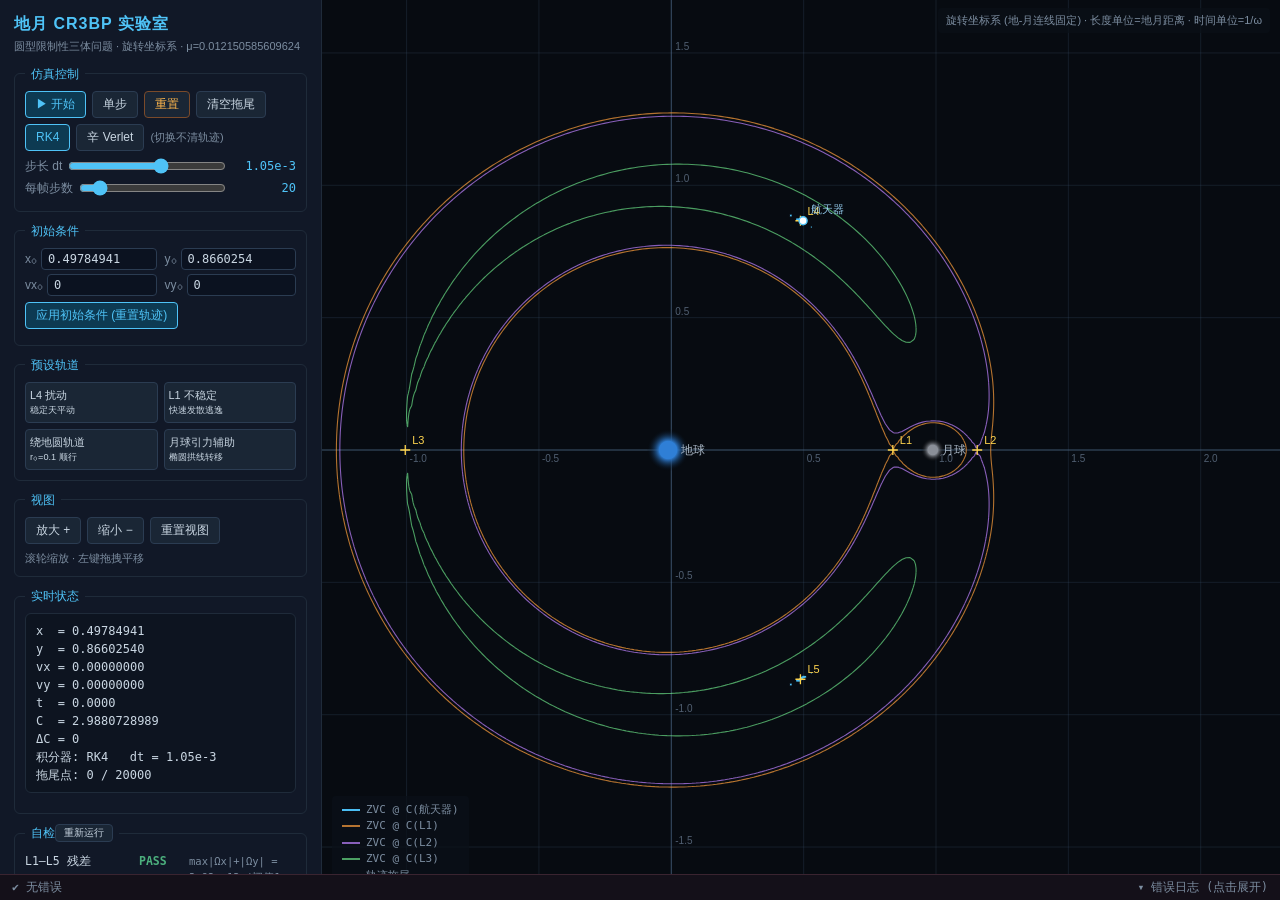
<file: reviews/2026-09-09/gptweb-gpt-6-astra-pro/ten-category/inputs/kimiweb_k3swarm-max.html>
<!DOCTYPE html>
<html lang="zh-CN">
<head>
<meta charset="UTF-8">
<meta name="viewport" content="width=device-width, initial-scale=1.0">
<title>地月限制性三体问题实验室 (CR3BP Lab)</title>
<style>
/* ============ 全局深色科技风样式 ============ */
:root{
  --bg:#0a0e14; --panel:#111827; --panel2:#0d1420; --border:#1f2b3a;
  --fg:#c9d6e2; --dim:#7c8da0; --accent:#4fc3f7; --accent2:#ffb74d;
  --pass:#4caf7d; --fail:#ef5350; --mono:'Cascadia Code','JetBrains Mono',Consolas,Menlo,monospace;
}
*{box-sizing:border-box; margin:0; padding:0;}
html,body{height:100%; overflow:hidden; background:var(--bg); color:var(--fg);
  font:13px/1.5 "Segoe UI","Microsoft YaHei","PingFang SC",sans-serif;}
#app{display:flex; height:100vh; width:100vw;}
/* 左侧控制面板 */
#panel{width:322px; min-width:322px; height:100%; overflow-y:auto; background:var(--panel);
  border-right:1px solid var(--border); padding:12px 14px 40px;}
#panel::-webkit-scrollbar{width:8px} #panel::-webkit-scrollbar-thumb{background:#263447;border-radius:4px}
h1{font-size:16px; color:var(--accent); letter-spacing:1px; margin-bottom:2px;}
.sub{color:var(--dim); font-size:11px; margin-bottom:10px;}
fieldset{border:1px solid var(--border); border-radius:6px; padding:8px 10px 10px; margin-bottom:10px;}
legend{color:var(--accent); font-size:12px; padding:0 6px;}
button{background:#1a2635; color:var(--fg); border:1px solid #2b3c52; border-radius:4px;
  padding:4px 10px; cursor:pointer; font-size:12px; transition:background .15s;}
button:hover{background:#24344a; border-color:var(--accent);}
button.primary{background:#0d3a52; border-color:var(--accent); color:var(--accent);}
button.warn{border-color:#7a4a2a; color:var(--accent2);}
button.active{background:#0d3a52; border-color:var(--accent); color:var(--accent);}
.btnrow{display:flex; gap:6px; flex-wrap:wrap; margin-bottom:6px;}
label.row{display:flex; align-items:center; gap:6px; margin:4px 0; color:var(--dim); font-size:12px;}
input[type=number]{width:88px; background:#0b1220; border:1px solid #2b3c52; color:var(--fg);
  border-radius:4px; padding:3px 6px; font-family:var(--mono); font-size:12px;}
input[type=range]{flex:1; accent-color:var(--accent);}
.val{font-family:var(--mono); color:var(--accent); font-size:12px; min-width:64px; text-align:right;}
.icgrid{display:grid; grid-template-columns:1fr 1fr; gap:4px 8px;}
.icgrid label{display:flex; align-items:center; gap:4px; font-size:12px; color:var(--dim);}
.icgrid input{width:100%;}
.presets{display:grid; grid-template-columns:1fr 1fr; gap:6px;}
.presets button{font-size:11px; padding:5px 4px; text-align:left;}
/* 状态面板 */
#status{font-family:var(--mono); font-size:12px; background:var(--panel2);
  border:1px solid var(--border); border-radius:6px; padding:8px 10px; margin-bottom:10px; white-space:pre-wrap;}
#status.warnmsg{color:var(--fail); font-weight:bold;}
#status.driftOk{}#status.driftWarn{color:var(--warn,#e6b450);}
#status.driftBad{color:var(--fail); font-weight:bold;}
/* 自检面板 */
#selftest{font-family:var(--mono); font-size:11.5px;}
#selftest .st-row{display:flex; gap:6px; align-items:baseline; padding:3px 0; border-bottom:1px dashed #1a2534;}
#selftest .st-name{flex:0 0 108px; color:var(--fg);}
#selftest .st-badge{flex:0 0 44px; font-weight:bold;}
#selftest .st-detail{color:var(--dim); font-size:10.5px; word-break:break-all;}
.pass{color:var(--pass);} .fail{color:var(--fail);} .run{color:var(--accent2);}
/* 主画布区 */
#stage{flex:1; position:relative; overflow:hidden; background:#070b11;}
#cv{position:absolute; inset:0; width:100%; height:100%; cursor:grab;}
#cv.dragging{cursor:grabbing;}
#hint{position:absolute; right:10px; top:8px; color:var(--dim); font-size:11px;
  background:rgba(10,16,24,.7); padding:4px 8px; border-radius:4px; pointer-events:none;}
#legend{position:absolute; left:10px; bottom:10px; color:var(--dim); font-size:11px;
  background:rgba(10,16,24,.72); padding:6px 10px; border-radius:4px; pointer-events:none; font-family:var(--mono);}
#legend .sw{display:inline-block; width:18px; height:0; border-top:2px solid; margin-right:6px; vertical-align:middle;}
/* 错误日志条 */
#errbar{position:fixed; left:0; right:0; bottom:0; background:#141019; border-top:1px solid #3a2430;
  z-index:50; font-family:var(--mono); font-size:11.5px;}
#errbar .bar-head{display:flex; justify-content:space-between; padding:4px 12px; cursor:pointer; color:var(--dim);}
#errbar .bar-head.err{color:var(--fail);}
#errlog{max-height:140px; overflow-y:auto; padding:4px 12px 8px; display:none; white-space:pre-wrap; color:#ff9e9e;}
#errbar.open #errlog{display:block;}
</style>
</head>
<body>
<div id="app">
  <!-- ================= 控制面板 ================= -->
  <div id="panel">
    <h1>地月 CR3BP 实验室</h1>
    <div class="sub">圆型限制性三体问题 · 旋转坐标系 · μ=0.012150585609624</div>

    <fieldset><legend>仿真控制</legend>
      <div class="btnrow">
        <button id="btnRun" class="primary">▶ 开始</button>
        <button id="btnStep">单步</button>
        <button id="btnReset" class="warn">重置</button>
        <button id="btnClearTrail">清空拖尾</button>
      </div>
      <div class="btnrow">
        <button id="intRK4" class="active">RK4</button>
        <button id="intVerlet">辛 Verlet</button>
        <span style="color:var(--dim);font-size:11px;align-self:center">(切换不清轨迹)</span>
      </div>
      <label class="row">步长 dt <input type="range" id="dtSlider" min="0" max="1000" value="600">
        <span class="val" id="dtVal">1.00e-3</span></label>
      <label class="row">每帧步数 <input type="range" id="spfSlider" min="1" max="200" value="20">
        <span class="val" id="spfVal">20</span></label>
    </fieldset>

    <fieldset><legend>初始条件</legend>
      <div class="icgrid">
        <label>x₀ <input type="number" id="icX" step="0.001" value="0.497849"></label>
        <label>y₀ <input type="number" id="icY" step="0.001" value="0.866025"></label>
        <label>vx₀ <input type="number" id="icVX" step="0.001" value="0"></label>
        <label>vy₀ <input type="number" id="icVY" step="0.001" value="0"></label>
      </div>
      <div class="btnrow" style="margin-top:6px"><button id="btnApplyIC" class="primary">应用初始条件 (重置轨迹)</button></div>
    </fieldset>

    <fieldset><legend>预设轨道</legend>
      <div class="presets">
        <button id="pL4">L4 扰动<br><small>稳定天平动</small></button>
        <button id="pL1">L1 不稳定<br><small>快速发散逃逸</small></button>
        <button id="pEarth">绕地圆轨道<br><small>r₀=0.1 顺行</small></button>
        <button id="pMoon">月球引力辅助<br><small>椭圆拱线转移</small></button>
      </div>
    </fieldset>

    <fieldset><legend>视图</legend>
      <div class="btnrow">
        <button id="zoomIn">放大 +</button>
        <button id="zoomOut">缩小 −</button>
        <button id="viewReset">重置视图</button>
      </div>
      <div style="color:var(--dim);font-size:11px">滚轮缩放 · 左键拖拽平移</div>
    </fieldset>

    <fieldset><legend>实时状态</legend>
      <div id="status">—</div>
    </fieldset>

    <fieldset><legend>自检 <button id="btnRerun" style="float:right;font-size:10px;padding:1px 8px">重新运行</button></legend>
      <div id="selftest"><div class="st-row"><span class="st-name">等待运行…</span></div></div>
    </fieldset>
  </div>

  <!-- ================= 主画布 ================= -->
  <div id="stage">
    <canvas id="cv"></canvas>
    <div id="hint">旋转坐标系 (地-月连线固定) · 长度单位=地月距离 · 时间单位=1/ω</div>
    <div id="legend">
      <div><span class="sw" style="border-color:rgba(80,200,255,.95)"></span>ZVC @ C(航天器)</div>
      <div><span class="sw" style="border-color:rgba(255,160,60,.7)"></span>ZVC @ C(L1)</div>
      <div><span class="sw" style="border-color:rgba(190,130,255,.7)"></span>ZVC @ C(L2)</div>
      <div><span class="sw" style="border-color:rgba(120,255,150,.6)"></span>ZVC @ C(L3)</div>
      <div><span class="sw" style="border-color:#e8e8e8"></span>轨迹拖尾</div>
    </div>
  </div>
</div>

<!-- ================= 错误日志条 ================= -->
<div id="errbar">
  <div class="bar-head" id="errHead"><span id="errTitle">✔ 无错误</span><span>▾ 错误日志 (点击展开)</span></div>
  <div id="errlog"></div>
</div>

<script>
"use strict";
(function(){
/* ==================================================================
 * SECTION: ERROR-CAPTURE —— 全局错误捕获到底部日志条（硬性要求）
 * ================================================================== */
const errbar=document.getElementById('errbar'),
      errlog=document.getElementById('errlog'),
      errTitle=document.getElementById('errTitle'),
      errHead=document.getElementById('errHead');
let errCount=0;
function pushError(msg){
  errCount++;
  errTitle.textContent='✖ 捕获到 '+errCount+' 个错误（点击查看）';
  errHead.classList.add('err');
  const t=new Date().toLocaleTimeString();
  errlog.textContent+='['+t+'] '+msg+'\n';
  errlog.scrollTop=errlog.scrollHeight;
}
window.onerror=function(message,source,lineno,colno,error){
  pushError(message+' @ '+(source||'')+':'+lineno+':'+colno+(error&&error.stack?('\n'+error.stack):''));
  return false;
};
window.addEventListener('unhandledrejection',function(ev){
  pushError('Unhandled Promise rejection: '+(ev.reason&&(ev.reason.stack||ev.reason.message)||ev.reason));
});
errHead.addEventListener('click',()=>errbar.classList.toggle('open'));

/* ==================================================================
 * SECTION: PHYSICS —— 无量纲 CR3BP 物理核心（仿真与自检共用）
 * 坐标系: 旋转系, 地球(-μ,0), 月球(1-μ,0), ω=1
 * ẍ - 2ẏ = ∂Ω/∂x ;  ÿ + 2ẋ = ∂Ω/∂y
 * ================================================================== */
const MU=0.012150585609624;
const SQRT3_2=Math.sqrt(3)/2;

// 伪势梯度 ∂Ω/∂x, ∂Ω/∂y
function gradOmega(x,y){
  const dx1=x+MU, dx2=x-1+MU;
  const r1=Math.hypot(dx1,y), r2=Math.hypot(dx2,y);
  const r13=r1*r1*r1, r23=r2*r2*r2;
  return [ x-(1-MU)*dx1/r13-MU*dx2/r23,
           y-(1-MU)*y/r13-MU*y/r23 ];
}
// Jacobi 常数 C = x²+y² + 2(1-μ)/r1 + 2μ/r2 − v²
function jacobi(x,y,vx,vy){
  const r1=Math.hypot(x+MU,y), r2=Math.hypot(x-1+MU,y);
  return x*x+y*y+2*(1-MU)/r1+2*MU/r2-(vx*vx+vy*vy);
}
// ZVC 场 (带奇点截断保护, 仅用于等值线绘制)
function zvcField(x,y){
  const r1=Math.max(Math.hypot(x+MU,y),1e-3);
  const r2=Math.max(Math.hypot(x-1+MU,y),1e-3);
  return x*x+y*y+2*(1-MU)/r1+2*MU/r2;
}
// 状态导数 ds/dt = [vx, vy, 2vy+Ωx, -2vx+Ωy]
function deriv(s){
  const g=gradOmega(s[0],s[1]);
  return [s[2], s[3], 2*s[3]+g[0], -2*s[2]+g[1]];
}
// 状态防护: 返回 null 表示正常, 否则返回中文原因(供主循环自动暂停)
function checkState(s){
  for(let i=0;i<4;i++)
    if(!Number.isFinite(s[i])) return '检测到 NaN/Inf 状态，仿真已自动暂停';
  const r1=Math.hypot(s[0]+MU,s[1]), r2=Math.hypot(s[0]-1+MU,s[1]);
  if(r1<1e-6) return '接近地球奇点 (r1<1e-6)，判定碰撞，仿真已暂停';
  if(r2<1e-6) return '接近月球奇点 (r2<1e-6)，判定碰撞，仿真已暂停';
  return null;
}

/* ---------- 拉格朗日点: 运行时数值求解 (不硬编码) ---------- */
// 共线点一维函数 f(x)=∂Ω/∂x|_{y=0} 及其导数
function fCol(x){
  const a=x+MU, b=x-1+MU;
  return x-(1-MU)*a/Math.abs(a)**3-MU*b/Math.abs(b)**3;
}
function dfCol(x){
  const a=x+MU, b=x-1+MU;
  return 1+2*(1-MU)/Math.abs(a)**3+2*MU/Math.abs(b)**3;
}
function newtonCol(x0){
  let x=x0;
  for(let i=0;i<100;i++){
    const fx=fCol(x);
    x-=fx/dfCol(x);
    if(Math.abs(fCol(x))<1e-12) break;   // 收敛残差 <1e-12
  }
  return x;
}
const L1x=newtonCol(0.83), L2x=newtonCol(1.16), L3x=newtonCol(-1.005);
// L4/L5 由解析条件构造, 残差在自检中验证 <1e-12
const L4x=0.5-MU, L4y=SQRT3_2;
const LPTS=[
  {n:'L1',x:L1x,y:0},{n:'L2',x:L2x,y:0},{n:'L3',x:L3x,y:0},
  {n:'L4',x:L4x,y:L4y},{n:'L5',x:L4x,y:-L4y}
];
const C_L1=jacobi(L1x,0,0,0), C_L2=jacobi(L2x,0,0,0),
      C_L3=jacobi(L3x,0,0,0), C_L45=jacobi(L4x,L4y,0,0);

/* ==================================================================
 * SECTION: INTEGRATORS —— RK4 与 旋转系辛 Störmer–Verlet
 * ================================================================== */
function stepRK4(s,h){
  const k1=deriv(s);
  const s2=[s[0]+0.5*h*k1[0],s[1]+0.5*h*k1[1],s[2]+0.5*h*k1[2],s[3]+0.5*h*k1[3]];
  const k2=deriv(s2);
  const s3=[s[0]+0.5*h*k2[0],s[1]+0.5*h*k2[1],s[2]+0.5*h*k2[2],s[3]+0.5*h*k2[3]];
  const k3=deriv(s3);
  const s4=[s[0]+h*k3[0],s[1]+h*k3[1],s[2]+h*k3[2],s[3]+h*k3[3]];
  const k4=deriv(s4);
  return [ s[0]+h*(k1[0]+2*k2[0]+2*k3[0]+k4[0])/6,
           s[1]+h*(k1[1]+2*k2[1]+2*k3[1]+k4[1])/6,
           s[2]+h*(k1[2]+2*k2[2]+2*k3[2]+k4[2])/6,
           s[3]+h*(k1[3]+2*k2[3]+2*k3[3]+k4[3])/6 ];
}
// 辛 Verlet (Strang 分裂): 重力半 kick → Coriolis 精确旋转(h/2) → 漂移
// → Coriolis 精确旋转(h/2) → 重力半 kick
// Coriolis 子流 v̇=2(ẏ,−ẋ) 的精确解是旋转: exp(2Jτ), J=[[0,1],[-1,0]]
// 即 [vx,vy]→[vx·cos2τ+vy·sin2τ, −vx·sin2τ+vy·cos2τ]
function coriolisRotate(vx,vy,tau){
  const c=Math.cos(2*tau), sn=Math.sin(2*tau);
  return [vx*c+vy*sn, -vx*sn+vy*c];
}
function stepVerlet(s,h){
  let x=s[0], y=s[1], vx=s[2], vy=s[3];
  let g=gradOmega(x,y);
  vx+=0.5*h*g[0]; vy+=0.5*h*g[1];           // 重力半步 kick
  let v=coriolisRotate(vx,vy,0.5*h); vx=v[0]; vy=v[1];  // Coriolis 精确旋转
  x+=h*vx; y+=h*vy;                          // 漂移
  v=coriolisRotate(vx,vy,0.5*h); vx=v[0]; vy=v[1];      // Coriolis 精确旋转
  g=gradOmega(x,y);
  vx+=0.5*h*g[0]; vy+=0.5*h*g[1];            // 重力半步 kick
  return [x,y,vx,vy];
}
const INTEGRATORS={ rk4:{name:'RK4',step:stepRK4},
                    verlet:{name:'辛 Verlet',step:stepVerlet} };
// 通用积分 (自检用): 以步长 h 积分 T 时间单位
function integrate(integKey,s0,h,T){
  let s=s0.slice();
  const n=Math.round(T/h);
  const step=INTEGRATORS[integKey].step;
  for(let i=0;i<n;i++) s=step(s,h);
  return s;
}

/* ==================================================================
 * SECTION: SIM-STATE —— 仿真状态机
 * ================================================================== */
const TRAIL_MAX=20000;
const sim={
  s:[L4x+0.01,L4y,0,0],   // 状态 [x,y,vx,vy]
  t:0,
  running:false,
  integ:'rk4',
  dt:1e-3,
  stepsPerFrame:20,
  C0:null,                // 初始 Jacobi 常数
  trail:[],               // 拖尾点 [[x,y],...]
  msg:'',                 // 暂停/碰撞提示
};
sim.C0=jacobi(sim.s[0],sim.s[1],sim.s[2],sim.s[3]);

function simStep(){        // 积分一个 dt, 返回防护信息(null=正常)
  sim.s=INTEGRATORS[sim.integ].step(sim.s,sim.dt);
  sim.t+=sim.dt;
  return checkState(sim.s);
}
function resetSim(){
  sim.s=[parseFloat(icX.value),parseFloat(icY.value),
         parseFloat(icVX.value),parseFloat(icVY.value)];
  sim.t=0; sim.trail.length=0; sim.msg='';
  sim.C0=jacobi(sim.s[0],sim.s[1],sim.s[2],sim.s[3]);
  const bad=checkState(sim.s); if(bad) sim.msg=bad;
  zvcDirty=true;
}

/* ==================================================================
 * SECTION: VIEW —— 视图变换 (缩放/平移, HiDPI)
 * ================================================================== */
const cv=document.getElementById('cv'), ctx=cv.getContext('2d');
const view={cx:0.49, cy:0, scale:260};  // 世界中心 + px/单位
let dpr=1, cw=0, ch=0;
function resizeCanvas(){
  dpr=window.devicePixelRatio||1;
  cw=cv.clientWidth; ch=cv.clientHeight;
  cv.width=Math.round(cw*dpr); cv.height=Math.round(ch*dpr);
  if(!view._init){ view.scale=Math.min(cw,ch)/3.4; view._init=true; }
  zvcDirty=true;
}
function w2s(x,y){ return [ (x-view.cx)*view.scale+cw/2, (view.cy-y)*view.scale+ch/2 ]; }
function s2w(px,py){ return [ (px-cw/2)/view.scale+view.cx, view.cy-(py-ch/2)/view.scale ]; }
function zoomAt(px,py,factor){
  const [wx,wy]=s2w(px,py);
  view.scale*=factor; view.scale=Math.min(Math.max(view.scale,20),20000);
  view.cx=wx-(px-cw/2)/view.scale; view.cy=wy+(py-ch/2)/view.scale;
  zvcDirty=true;
}
function resetView(){ view.cx=0.49; view.cy=0; view.scale=Math.min(cw,ch)/3.4; zvcDirty=true; }

/* ==================================================================
 * SECTION: ZVC —— marching squares 零速度曲线
 * ================================================================== */
const ZVC_N=240;               // 网格分辨率
let zvcSegs=null, zvcDirty=true, zvcLastT=0, zvcLastC=Infinity;
// 在矩形网格 field[i][j] 上提取 level 等值线段
function marchingSquares(f,nx,ny,x0,y0,dx,dy,level,out){
  for(let j=0;j<ny-1;j++){
    for(let i=0;i<nx-1;i++){
      const f00=f[j*nx+i], f10=f[j*nx+i+1], f01=f[(j+1)*nx+i], f11=f[(j+1)*nx+i+1];
      let idx=0;
      if(f00>level)idx|=1; if(f10>level)idx|=2; if(f11>level)idx|=4; if(f01>level)idx|=8;
      if(idx===0||idx===15) continue;
      const xa=x0+i*dx, ya=y0+j*dy;
      // 各边交点 (线性插值)
      const lerp=(fa,fb)=> (Math.abs(fb-fa)<1e-30)?0.5:(level-fa)/(fb-fa);
      const btm=[xa+dx*lerp(f00,f10), ya];        // 下边 (00->10)
      const top=[xa+dx*lerp(f01,f11), ya+dy];     // 上边 (01->11)
      const lft=[xa, ya+dy*lerp(f00,f01)];        // 左边 (00->01)
      const rgt=[xa+dx, ya+dy*lerp(f10,f11)];     // 右边 (10->11)
      const seg=(a,b)=>{out.push(a[0],a[1],b[0],b[1]);};
      switch(idx){
        case 1: case 14: seg(lft,btm); break;
        case 2: case 13: seg(btm,rgt); break;
        case 3: case 12: seg(lft,rgt); break;
        case 4: case 11: seg(top,rgt); break;
        case 6: case 9:  seg(btm,top); break;
        case 7: case 8:  seg(lft,top); break;
        case 5:  seg(lft,btm); seg(top,rgt); break;   // 鞍点二义性(取此解析)
        case 10: seg(lft,top); seg(btm,rgt); break;
      }
    }
  }
}
function computeZVC(){
  const p0=s2w(0,0), p1=s2w(cw,ch);   // 当前视图的世界矩形
  const x0=Math.min(p0[0],p1[0])-0.05, x1=Math.max(p0[0],p1[0])+0.05;
  const y0=Math.min(p0[1],p1[1])-0.05, y1=Math.max(p0[1],p1[1])+0.05;
  const nx=ZVC_N, ny=ZVC_N, dx=(x1-x0)/(nx-1), dy=(y1-y0)/(ny-1);
  const f=new Float64Array(nx*ny);
  for(let j=0;j<ny;j++){
    const y=y0+j*dy;
    for(let i=0;i<nx;i++) f[j*nx+i]=zvcField(x0+i*dx,y);
  }
  const Cship=jacobi(sim.s[0],sim.s[1],sim.s[2],sim.s[3]);
  const levels=[{C:Cship,col:'rgba(80,200,255,0.95)',w:1.6},
                {C:C_L1, col:'rgba(255,160,60,0.70)',w:1.1},
                {C:C_L2, col:'rgba(190,130,255,0.70)',w:1.1},
                {C:C_L3, col:'rgba(120,255,150,0.60)',w:1.1}];
  zvcSegs=[];
  for(const lv of levels){
    const seg=[];
    marchingSquares(f,nx,ny,x0,y0,dx,dy,lv.C,seg);
    zvcSegs.push({col:lv.col,w:lv.w,seg});
  }
  zvcLastC=Cship; zvcLastT=performance.now(); zvcDirty=false;
}

/* ==================================================================
 * SECTION: RENDER —— Canvas 2D 绘制
 * ================================================================== */
function niceStep(){           // 自适应网格刻度步长
  const target=90/view.scale;  // 目标 ~90px 一格
  const steps=[0.01,0.02,0.05,0.1,0.2,0.5,1,2,5];
  for(const s of steps) if(s>=target) return s;
  return 10;
}
function render(){
  ctx.setTransform(dpr,0,0,dpr,0,0);
  ctx.fillStyle='#070b11'; ctx.fillRect(0,0,cw,ch);
  // ---- 坐标网格与轴刻度 ----
  const st=niceStep();
  const tl=s2w(0,0), br=s2w(cw,ch);
  const xA=Math.floor(Math.min(tl[0],br[0])/st)*st, xB=Math.max(tl[0],br[0]);
  const yA=Math.floor(Math.min(tl[1],br[1])/st)*st, yB=Math.max(tl[1],br[1]);
  ctx.lineWidth=1; ctx.font='10px '+getComputedStyle(document.body).fontFamily;
  ctx.strokeStyle='rgba(60,80,105,0.28)'; ctx.fillStyle='rgba(120,140,165,0.65)';
  ctx.beginPath();
  for(let x=xA;x<=xB;x+=st){ const [px]=w2s(x,0); ctx.moveTo(px,0); ctx.lineTo(px,ch); }
  for(let y=yA;y<=yB;y+=st){ const [,py]=w2s(0,y); ctx.moveTo(0,py); ctx.lineTo(cw,py); }
  ctx.stroke();
  // 坐标轴
  ctx.strokeStyle='rgba(90,120,155,0.55)'; ctx.beginPath();
  const [,ay]=w2s(0,0); ctx.moveTo(0,ay); ctx.lineTo(cw,ay);
  const [ax]=w2s(0,0); ctx.moveTo(ax,0); ctx.lineTo(ax,ch); ctx.stroke();
  // 刻度标签
  const fmt=v=>{ const a=Math.abs(v); return (a<1e-9)?'0':(st<0.1?v.toFixed(2):v.toFixed(1)); };
  for(let x=xA;x<=xB;x+=st){ const [px,py0]=w2s(x,0);
    if(Math.abs(x)>st/2) ctx.fillText(fmt(x),px+3,Math.min(Math.max(ay+12,12),ch-4)); }
  for(let y=yA;y<=yB;y+=st){ const [px0,py]=w2s(0,y);
    if(Math.abs(y)>st/2) ctx.fillText(fmt(y),Math.min(Math.max(ax+4,4),cw-34),py-3); }

  // ---- 零速度曲线 ----
  if(zvcSegs){
    for(const g of zvcSegs){
      ctx.strokeStyle=g.col; ctx.lineWidth=g.w; ctx.beginPath();
      const sg=g.seg;
      for(let k=0;k<sg.length;k+=4){
        const a=w2s(sg[k],sg[k+1]), b=w2s(sg[k+2],sg[k+3]);
        ctx.moveTo(a[0],a[1]); ctx.lineTo(b[0],b[1]);
      }
      ctx.stroke();
    }
  }
  // ---- 轨迹拖尾 ----
  if(sim.trail.length>1){
    ctx.strokeStyle='rgba(235,238,242,0.85)'; ctx.lineWidth=1.2; ctx.beginPath();
    let p=w2s(sim.trail[0][0],sim.trail[0][1]); ctx.moveTo(p[0],p[1]);
    for(let i=1;i<sim.trail.length;i++){
      p=w2s(sim.trail[i][0],sim.trail[i][1]); ctx.lineTo(p[0],p[1]);
    }
    ctx.stroke();
  }
  // ---- 地球 / 月球 (显示半径夸大) ----
  drawBody(-MU,0,9,'#2f7fd6','#79c0ff','地球');
  drawBody(1-MU,0,5,'#8a8f98','#c9cdd4','月球');
  // ---- 拉格朗日点 ----
  ctx.font='11px sans-serif';
  for(const L of LPTS){
    const [px,py]=w2s(L.x,L.y);
    ctx.strokeStyle='#ffd54f'; ctx.lineWidth=1.3;
    ctx.beginPath(); ctx.moveTo(px-5,py); ctx.lineTo(px+5,py);
    ctx.moveTo(px,py-5); ctx.lineTo(px,py+5); ctx.stroke();
    ctx.fillStyle='#ffd54f'; ctx.fillText(L.n,px+7,py-6);
  }
  // ---- 航天器 ----
  const [sx,sy]=w2s(sim.s[0],sim.s[1]);
  ctx.fillStyle='#ffffff';
  ctx.strokeStyle='#4fc3f7'; ctx.lineWidth=1.5;
  ctx.beginPath(); ctx.arc(sx,sy,4,0,6.2832); ctx.fill(); ctx.stroke();
  ctx.fillStyle='rgba(160,220,255,0.9)'; ctx.font='11px sans-serif';
  ctx.fillText('航天器',sx+8,sy-8);
}
function drawBody(x,y,pr,fill,glow,label){
  const [px,py]=w2s(x,y);
  const grd=ctx.createRadialGradient(px,py,0,px,py,pr*2.4);
  grd.addColorStop(0,glow); grd.addColorStop(0.4,fill); grd.addColorStop(1,'rgba(0,0,0,0)');
  ctx.fillStyle=grd; ctx.beginPath(); ctx.arc(px,py,pr*2.4,0,6.2832); ctx.fill();
  ctx.fillStyle=fill; ctx.beginPath(); ctx.arc(px,py,pr,0,6.2832); ctx.fill();
  ctx.fillStyle='rgba(200,215,230,0.85)'; ctx.font='12px sans-serif';
  ctx.fillText(label,px+pr+4,py+4);
}

/* ==================================================================
 * SECTION: MAIN-LOOP —— requestAnimationFrame 主循环
 * ================================================================== */
const statusEl=document.getElementById('status');
function frame(){
  requestAnimationFrame(frame);
  if(sim.running && !sim.msg){
    for(let i=0;i<sim.stepsPerFrame;i++){
      const bad=simStep();
      if(bad){ sim.msg=bad; sim.running=false; updateRunBtn(); break; }
    }
    sim.trail.push([sim.s[0],sim.s[1]]);
    if(sim.trail.length>TRAIL_MAX) sim.trail.splice(0,2000);  // 上限防内存膨胀
  }
  // ZVC 节流重算: 视图变化 / C 明显变化, 且距上次 ≥150ms
  const Cnow=jacobi(sim.s[0],sim.s[1],sim.s[2],sim.s[3]);
  const now=performance.now();
  if(zvcDirty || ((sim.running||Math.abs(Cnow-zvcLastC)>1e-9) && now-zvcLastT>150
                  && Math.abs(Cnow-zvcLastC)>1e-9)){
    computeZVC();
  }
  render();
  updateStatus(Cnow);
}
function fmtE(v){ return (v===0)?'0':v.toExponential(2); }
function updateStatus(Cnow){
  const dC=Cnow-sim.C0;
  let txt='x  = '+sim.s[0].toFixed(8)+'\n'
        +'y  = '+sim.s[1].toFixed(8)+'\n'
        +'vx = '+sim.s[2].toFixed(8)+'\n'
        +'vy = '+sim.s[3].toFixed(8)+'\n'
        +'t  = '+sim.t.toFixed(4)+'\n'
        +'C  = '+Cnow.toFixed(10)+'\n'
        +'ΔC = '+fmtE(dC)+'\n'
        +'积分器: '+INTEGRATORS[sim.integ].name+'   dt = '+sim.dt.toExponential(2)+'\n'
        +'拖尾点: '+sim.trail.length+' / '+TRAIL_MAX;
  // Jacobi 漂移分级告警: 近遭遇/大步长导致的积分失真会在此暴露
  const adC=Math.abs(dC);
  if(sim.t>0 && adC>1e-3) txt+='\n⚠ ΔC 漂移过大: 近遭遇未被分辨, 结果不可信 (减小 dt 重试)';
  else if(sim.t>0 && adC>1e-8) txt+='\n△ ΔC 漂移可察: 数值精度下降 (近遭遇或大 dt)';
  if(sim.msg) txt+='\n⚠ '+sim.msg;
  statusEl.textContent=txt;
  statusEl.className=sim.msg?'warnmsg':(adC>1e-3?'driftBad':(adC>1e-8?'driftWarn':'driftOk'));
}

/* ==================================================================
 * SECTION: UI —— 控件事件绑定
 * ================================================================== */
const $=id=>document.getElementById(id);
const icX=$('icX'), icY=$('icY'), icVX=$('icVX'), icVY=$('icVY');
const btnRun=$('btnRun');
function updateRunBtn(){
  btnRun.textContent=sim.running?'⏸ 暂停':'▶ 开始';
}
btnRun.onclick=()=>{ if(sim.msg){sim.msg='';} sim.running=!sim.running; updateRunBtn(); };
$('btnStep').onclick=()=>{           // 单步: 积分一个 dt
  sim.running=false; updateRunBtn();
  sim.msg='';
  const bad=simStep();
  if(bad) sim.msg=bad;
  sim.trail.push([sim.s[0],sim.s[1]]);
  if(sim.trail.length>TRAIL_MAX) sim.trail.splice(0,2000);
  zvcDirty=true;
};
$('btnReset').onclick=()=>{ resetSim(); };
$('btnClearTrail').onclick=()=>{ sim.trail.length=0; };
$('btnApplyIC').onclick=()=>{ resetSim(); };
// 积分器切换 (不清轨迹)
$('intRK4').onclick=()=>{ sim.integ='rk4';
  $('intRK4').classList.add('active'); $('intVerlet').classList.remove('active'); };
$('intVerlet').onclick=()=>{ sim.integ='verlet';
  $('intVerlet').classList.add('active'); $('intRK4').classList.remove('active'); };
// dt 对数滑杆 1e-4 … 5e-3
const DT_MIN=Math.log10(1e-4), DT_MAX=Math.log10(5e-3);
const dtSlider=$('dtSlider'), spfSlider=$('spfSlider');
function applyDt(){
  const u=dtSlider.value/1000;
  sim.dt=Math.pow(10, DT_MIN+u*(DT_MAX-DT_MIN));
  $('dtVal').textContent=sim.dt.toExponential(2);
}
dtSlider.addEventListener('input',applyDt);
spfSlider.addEventListener('input',()=>{
  sim.stepsPerFrame=parseInt(spfSlider.value);
  $('spfVal').textContent=sim.stepsPerFrame;
});
// 视图控制
$('zoomIn').onclick=()=>zoomAt(cw/2,ch/2,1.3);
$('zoomOut').onclick=()=>zoomAt(cw/2,ch/2,1/1.3);
$('viewReset').onclick=resetView;
cv.addEventListener('wheel',e=>{
  e.preventDefault();
  zoomAt(e.offsetX,e.offsetY, e.deltaY<0?1.15:1/1.15);
},{passive:false});
let dragging=false,lastX=0,lastY=0;
cv.addEventListener('pointerdown',e=>{ dragging=true; lastX=e.clientX; lastY=e.clientY;
  cv.classList.add('dragging'); cv.setPointerCapture(e.pointerId); });
cv.addEventListener('pointermove',e=>{
  if(!dragging) return;
  view.cx-=(e.clientX-lastX)/view.scale;
  view.cy+=(e.clientY-lastY)/view.scale;
  lastX=e.clientX; lastY=e.clientY; zvcDirty=true;
});
cv.addEventListener('pointerup',()=>{ dragging=false; cv.classList.remove('dragging'); });
window.addEventListener('resize',resizeCanvas);
// 预设 (初值由运行时求得的 L 点构造)
function setIC(x,y,vx,vy){
  icX.value=+x.toFixed(8); icY.value=+y.toFixed(8);
  icVX.value=+vx.toFixed(8); icVY.value=+vy.toFixed(8);
  resetSim();
}
$('pL4').onclick=()=>setIC(L4x+0.01, L4y, 0, 0);                    // L4 扰动: 稳定天平动
$('pL1').onclick=()=>setIC(L1x+0.001, 0, 0, 0);                    // L1 不稳定: 逃逸
$('pEarth').onclick=()=>{                                          // 绕地圆轨道 r0=0.1 顺行
  const r0=0.1; setIC(r0-MU, 0, 0, Math.sqrt((1-MU)/r0)-r0);
};
$('pMoon').onclick=()=>{                                           // 月球引力辅助椭圆 (拱线达月球轨道半径 1.0)
  const r0=0.1, ra=1.0;
  setIC(r0-MU, 0, 0, Math.sqrt((1-MU)*(2/r0-1/((r0+ra)/2)))-r0);
};

/* ==================================================================
 * SECTION: SELFTEST —— 真实执行的自检系统 (与仿真共用物理代码)
 * ================================================================== */
const stPanel=$('selftest');
function stRow(name,badge,badgeCls,detail){
  const d=document.createElement('div'); d.className='st-row';
  d.innerHTML='<span class="st-name"></span><span class="st-badge"></span><span class="st-detail"></span>';
  d.children[0].textContent=name;
  d.children[1].textContent=badge; d.children[1].className='st-badge '+badgeCls;
  d.children[2].textContent=detail;
  stPanel.appendChild(d);
  console.log('[SELFTEST] '+name+': '+badge+' | '+detail);
}
function runSelfTests(){
  stPanel.innerHTML='';
  console.log('%c[SELFTEST] ====== CR3BP 自检开始 ======','color:#4fc3f7');
  // ---- 1. 拉格朗日点残差 ----
  let maxRes=0, resDetail=[];
  for(const L of LPTS){
    const g=gradOmega(L.x,L.y);
    const r=Math.abs(g[0])+Math.abs(g[1]);
    maxRes=Math.max(maxRes,r);
    resDetail.push(L.n+'='+L.x.toFixed(10)+' 残差'+r.toExponential(1));
  }
  const t1=maxRes<1e-10;
  stRow('L1–L5 残差', t1?'PASS':'FAIL', t1?'pass':'fail',
        'max|Ωx|+|Ωy| = '+maxRes.toExponential(2)+' (阈值1e-10); '+resDetail.join('; '));
  // ---- 2. 步长收敛 (RK4 应 4 阶, 误差比≈16) ----
  const s0=[0.5,0,0,1.2], T=0.5;
  const ref=integrate('rk4',s0,0.00125,T);
  const sA=integrate('rk4',s0,0.01,T), sB=integrate('rk4',s0,0.005,T);
  const eA=Math.hypot(...sA.map((v,i)=>v-ref[i]));
  const eB=Math.hypot(...sB.map((v,i)=>v-ref[i]));
  const ratio=eA/eB;
  const t2=ratio>=8&&ratio<=32;
  stRow('步长收敛', t2?'PASS':'FAIL', t2?'pass':'fail',
        'e(h=0.01)='+eA.toExponential(2)+' e(h=0.005)='+eB.toExponential(2)+
        ' 比值='+ratio.toFixed(2)+' (期望≈16, 允许8–32)');
  // ---- 3a. RK4 守恒量误差 (L4扰动初值, h=0.002, 50 TU) ----
  const icC=[L4x+0.01,L4y,0,0], C0=jacobi(...icC);
  let s=icC.slice(), rkMax=0;
  for(let i=0;i<Math.round(50/0.002);i++){
    s=stepRK4(s,0.002);
    const d=Math.abs(jacobi(...s)-C0); if(d>rkMax)rkMax=d;
  }
  const t3a=rkMax<1e-8;
  stRow('RK4 守恒 50TU', t3a?'PASS':'FAIL', t3a?'pass':'fail',
        'h=0.002, max|ΔC| = '+rkMax.toExponential(2)+' (阈值1e-8)');
  // ---- 3b. 辛 Verlet 长时有界 (h=0.005, 500 TU, 比较前后半段) ----
  s=icC.slice();
  const N=Math.round(500/0.005);
  let fh=0, sh=0;
  for(let i=0;i<N;i++){
    s=stepVerlet(s,0.005);
    const d=Math.abs(jacobi(...s)-C0);
    if(i<N/2){ if(d>fh)fh=d; } else { if(d>sh)sh=d; }
  }
  const t3b=sh<1e-3 && sh<=2*Math.max(fh,1e-16);   // 有界且非线性增长
  stRow('辛守恒 500TU', t3b?'PASS':'FAIL', t3b?'pass':'fail',
        'h=0.005, 前半段 max|ΔC|='+fh.toExponential(2)+' 后半段='+sh.toExponential(2)+
        ' (有界<1e-3 且无线性增长)');
  // ---- 4. NaN / 奇点防护 ----
  const gNaN=checkState([NaN,0,0,0])!==null;
  const gInf=checkState([0,Infinity,0,0])!==null;
  const gSing1=checkState([-MU+5e-7,0,0,0])!==null;    // r1=5e-7<1e-6
  const gSing2=checkState([1-MU,8e-7,0,0])!==null;     // r2=8e-7<1e-6
  const gOK=checkState([0.5,0.3,0.1,-0.2])===null;     // 正常状态不误报
  const t4=gNaN&&gInf&&gSing1&&gSing2&&gOK;
  stRow('NaN/奇点防护', t4?'PASS':'FAIL', t4?'pass':'fail',
        'NaN检出:'+gNaN+' Inf检出:'+gInf+' 地球奇点:'+gSing1+' 月球奇点:'+gSing2+
        ' 正常不误报:'+gOK+' (主循环共用 checkState)');
  // ---- 汇总 ----
  const all=t1&&t2&&t3a&&t3b&&t4;
  stRow('汇总', all?'ALL PASS':'HAS FAIL', all?'pass':'fail',
        'L1='+L1x.toFixed(10)+' L2='+L2x.toFixed(10)+' L3='+L3x.toFixed(10)+
        ' C(L1)='+C_L1.toFixed(10)+' C(L2)='+C_L2.toFixed(10)+' C(L3)='+C_L3.toFixed(10)+
        ' C(L4,5)='+C_L45.toFixed(10));
  console.log('%c[SELFTEST] ====== '+(all?'全部通过':'存在失败')+' ======',
              'color:'+(all?'#4caf7d':'#ef5350'));
}
$('btnRerun').onclick=runSelfTests;

/* ==================================================================
 * SECTION: BOOT —— 初始化
 * ================================================================== */
resizeCanvas();
applyDt();
sim.stepsPerFrame=parseInt(spfSlider.value);
setIC(L4x+0.01,L4y,0,0);     // 默认 L4 扰动
updateRunBtn();
computeZVC();
requestAnimationFrame(frame);
setTimeout(runSelfTests,50); // 页面加载后自动运行自检
})();
</script>
</body>
</html>
</file>
